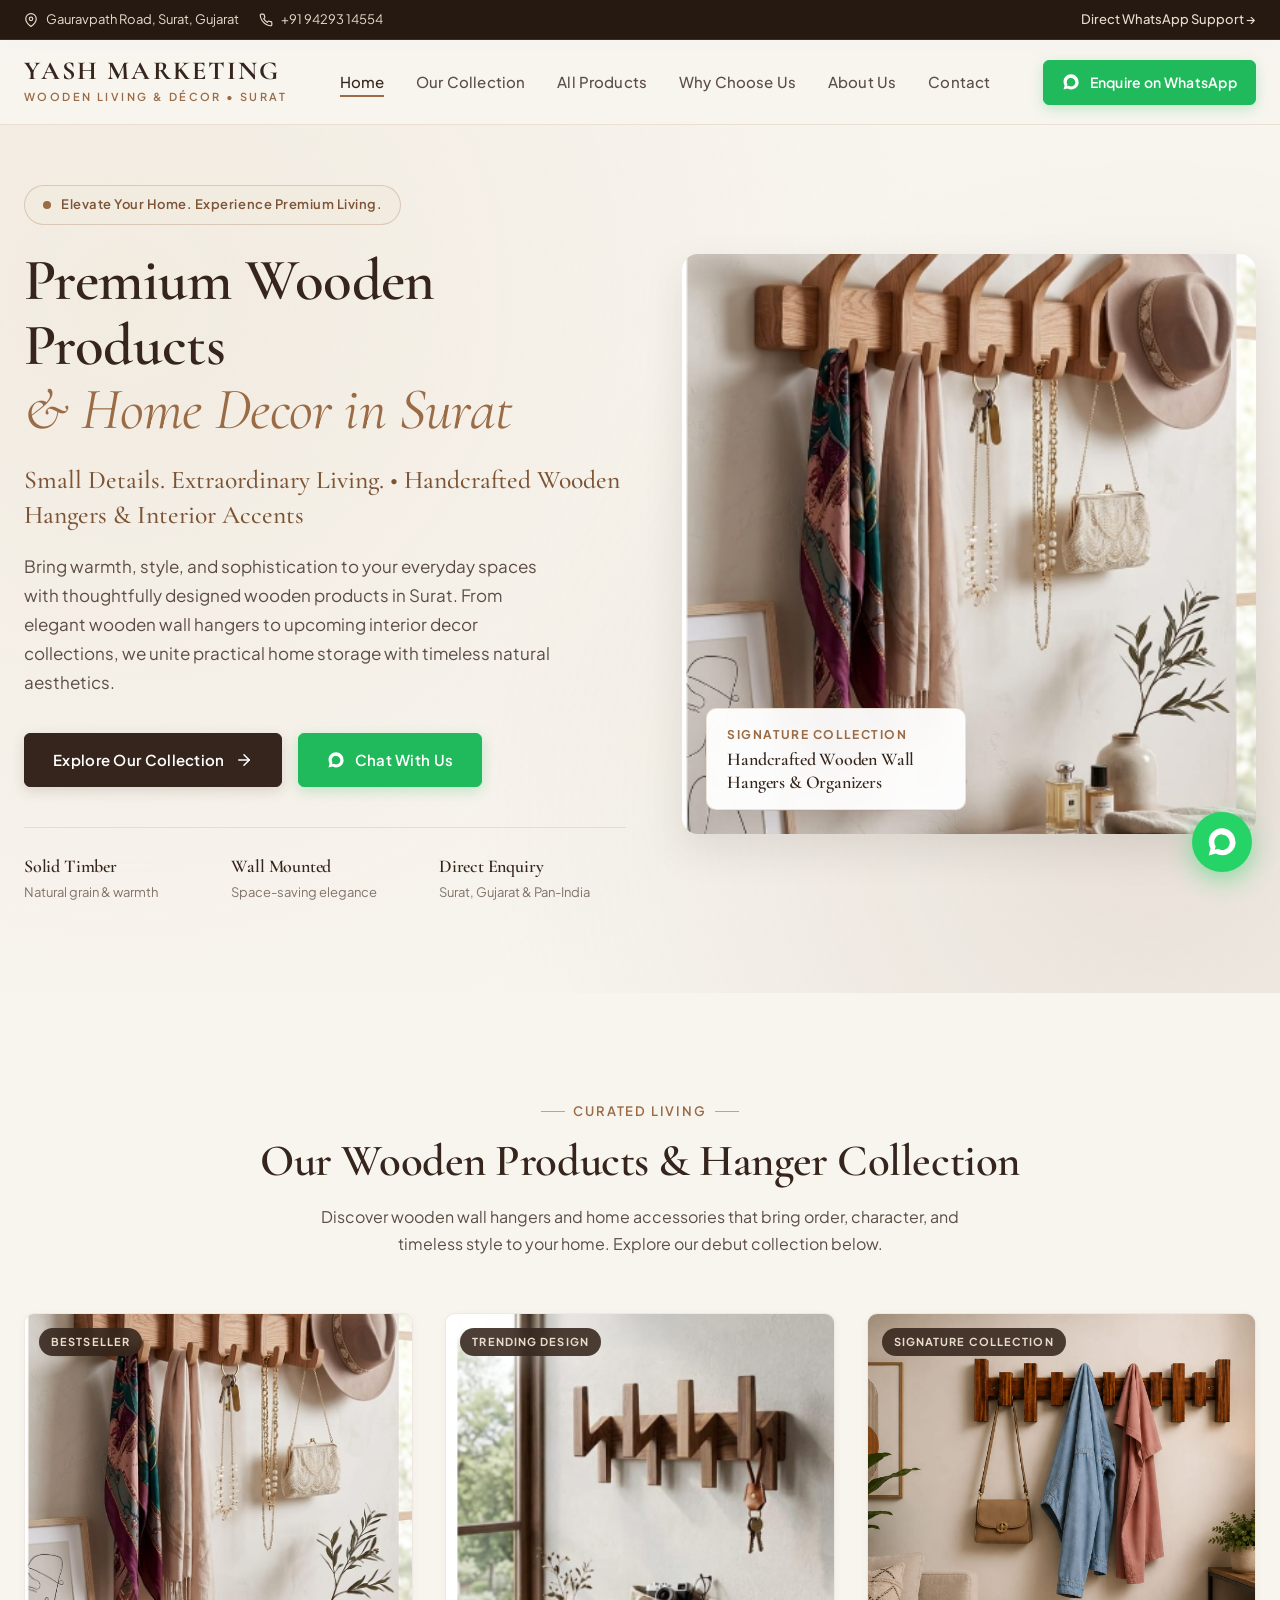
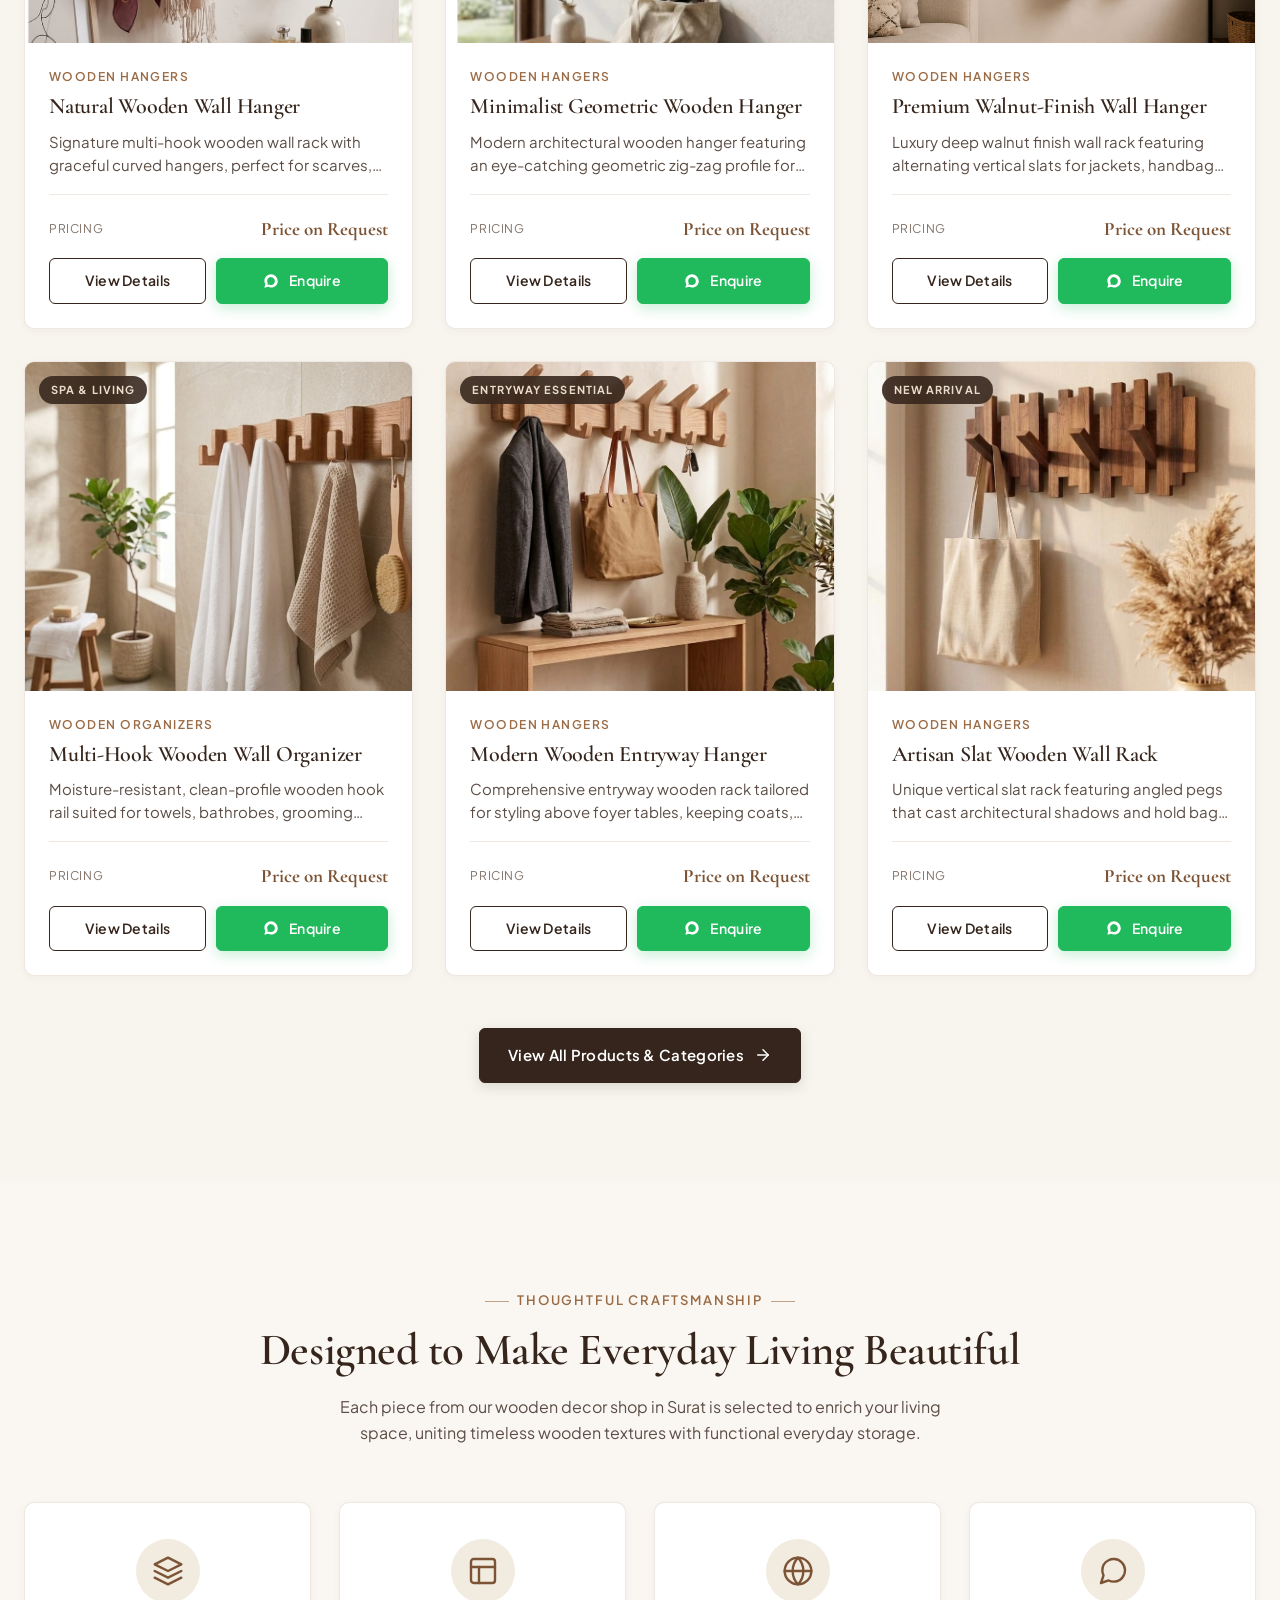
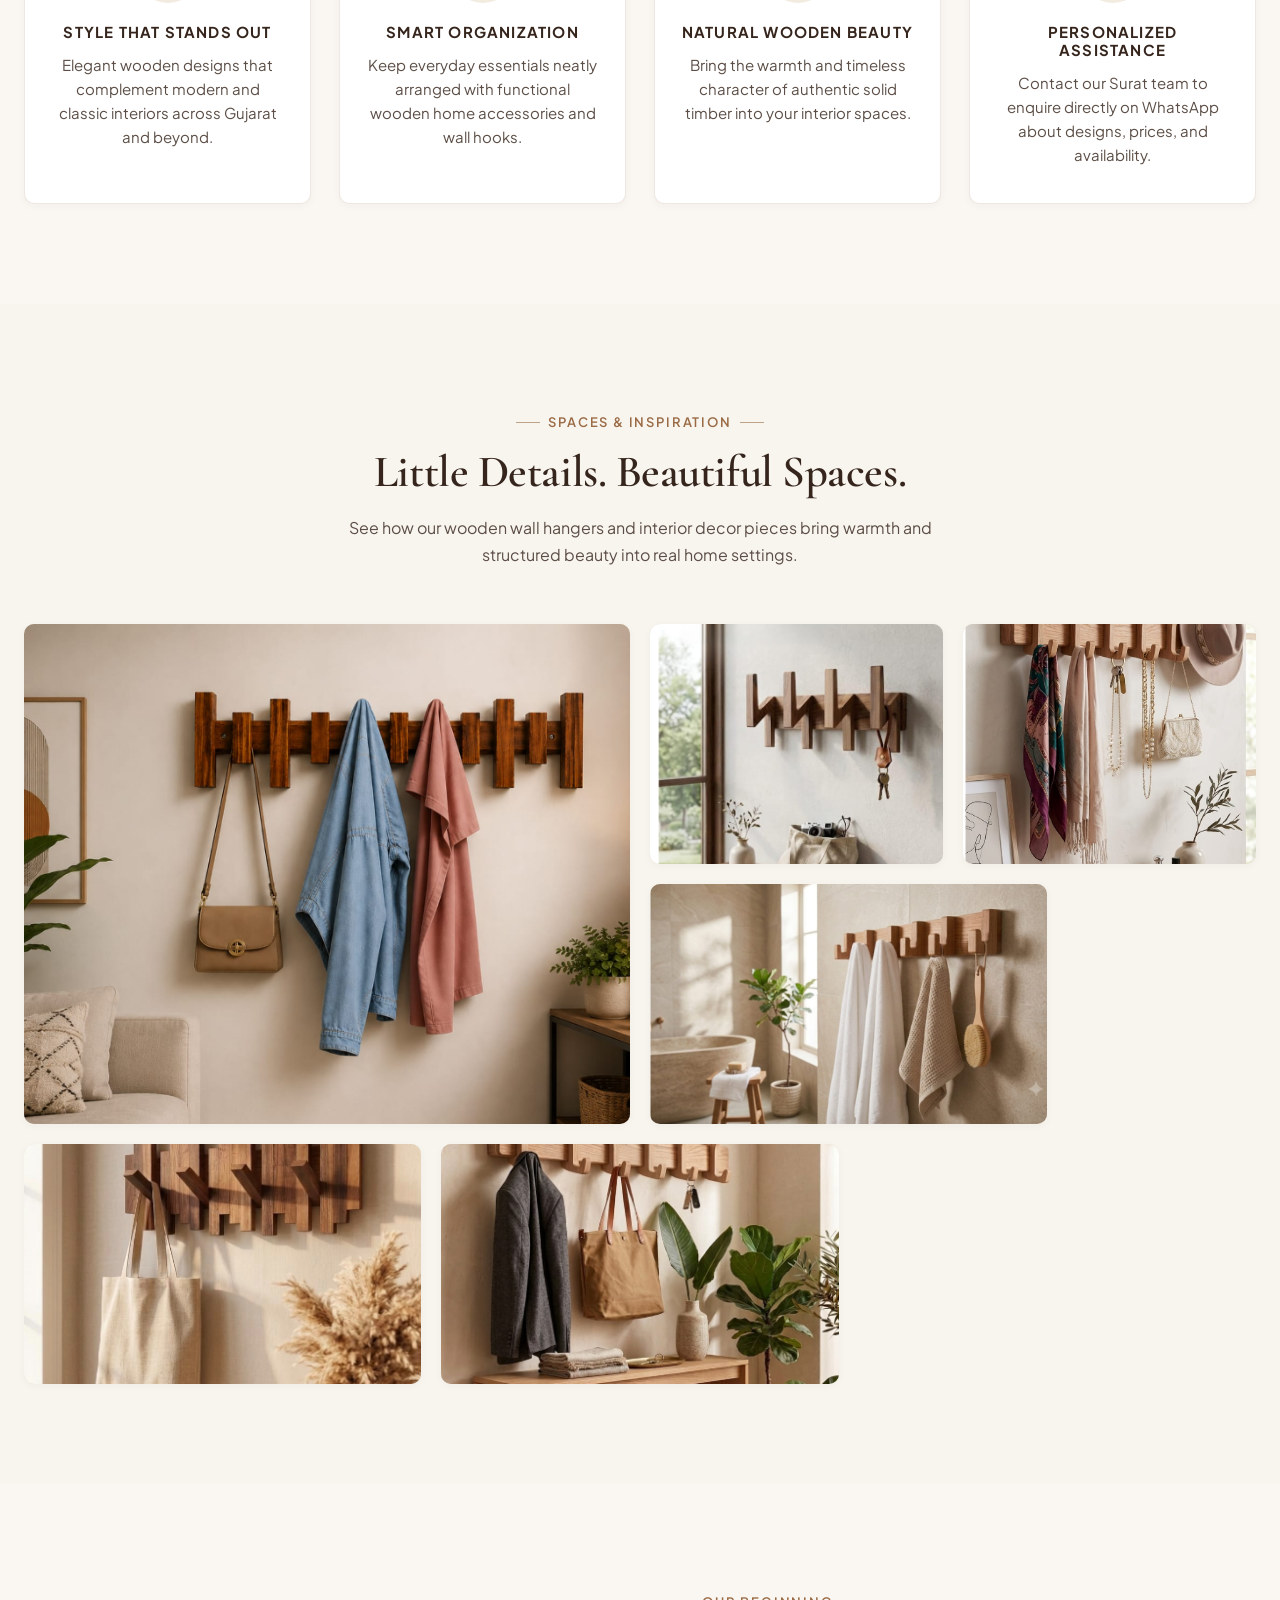
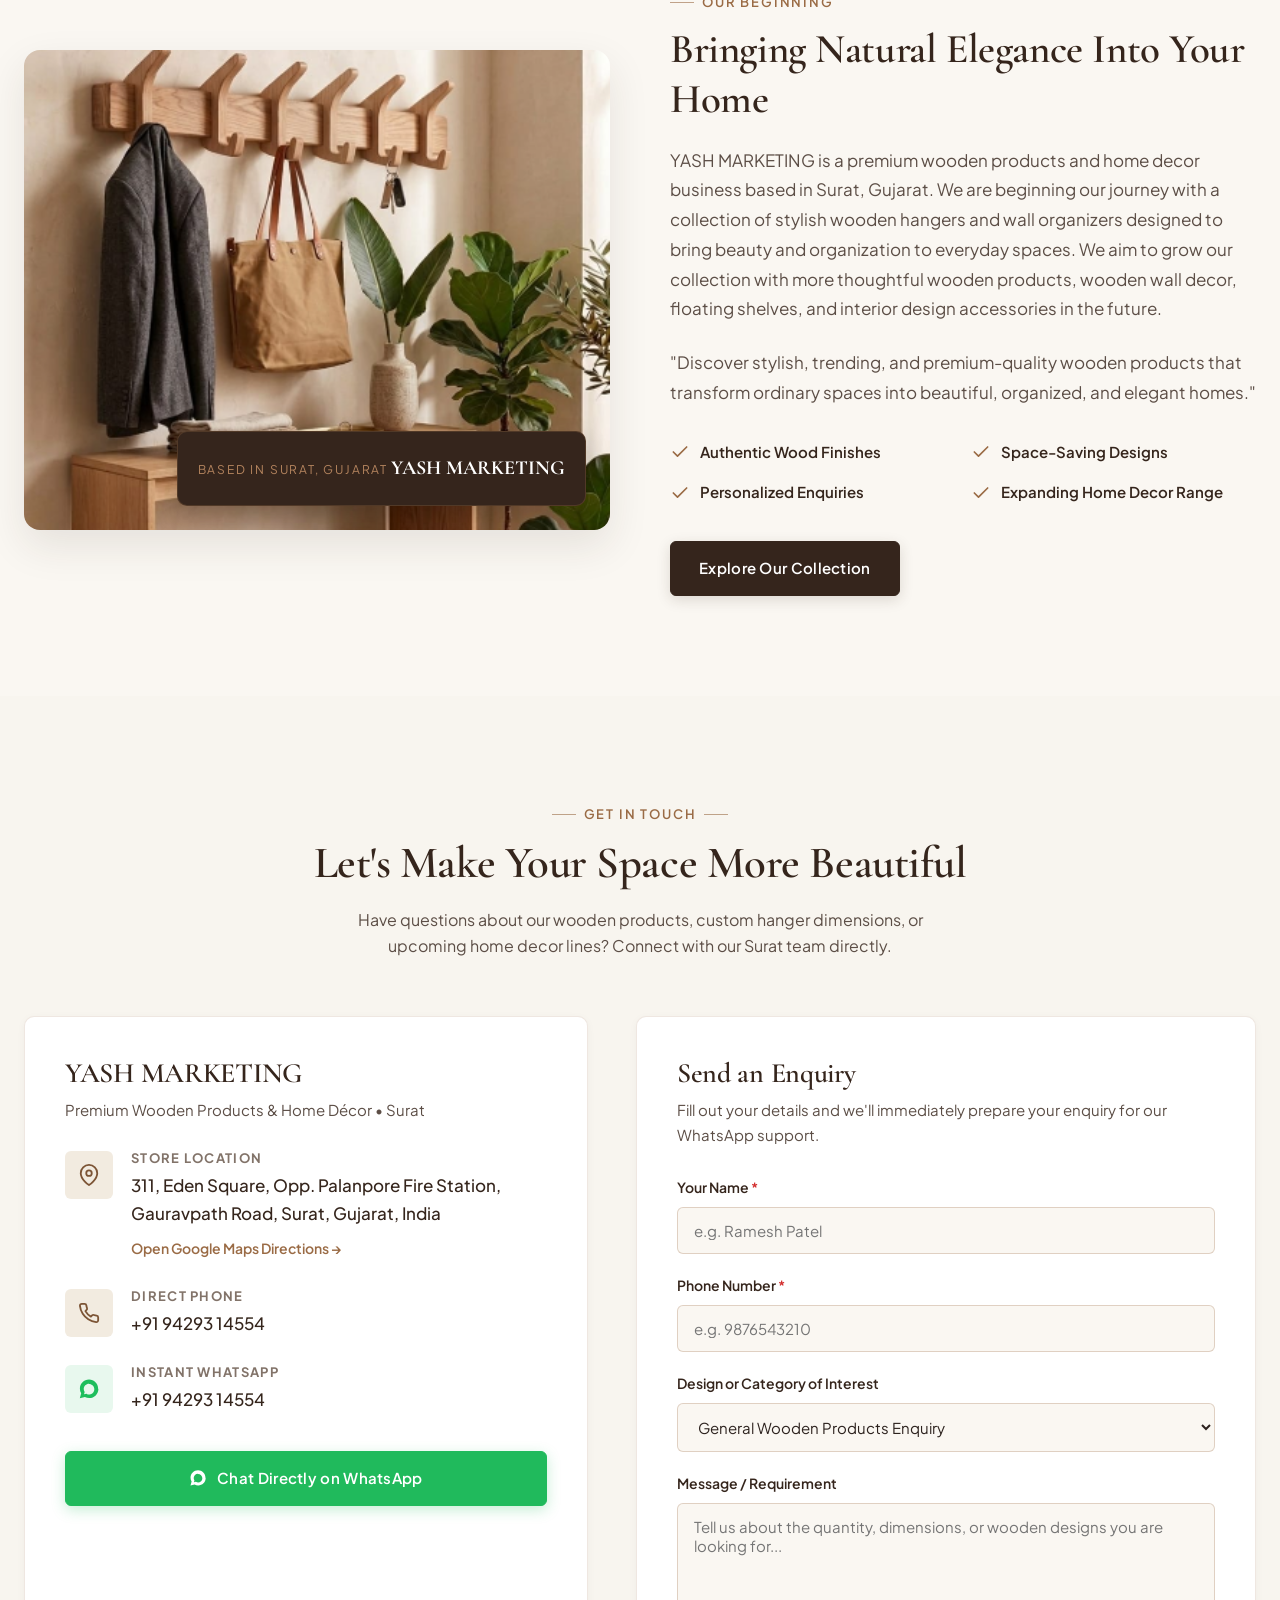
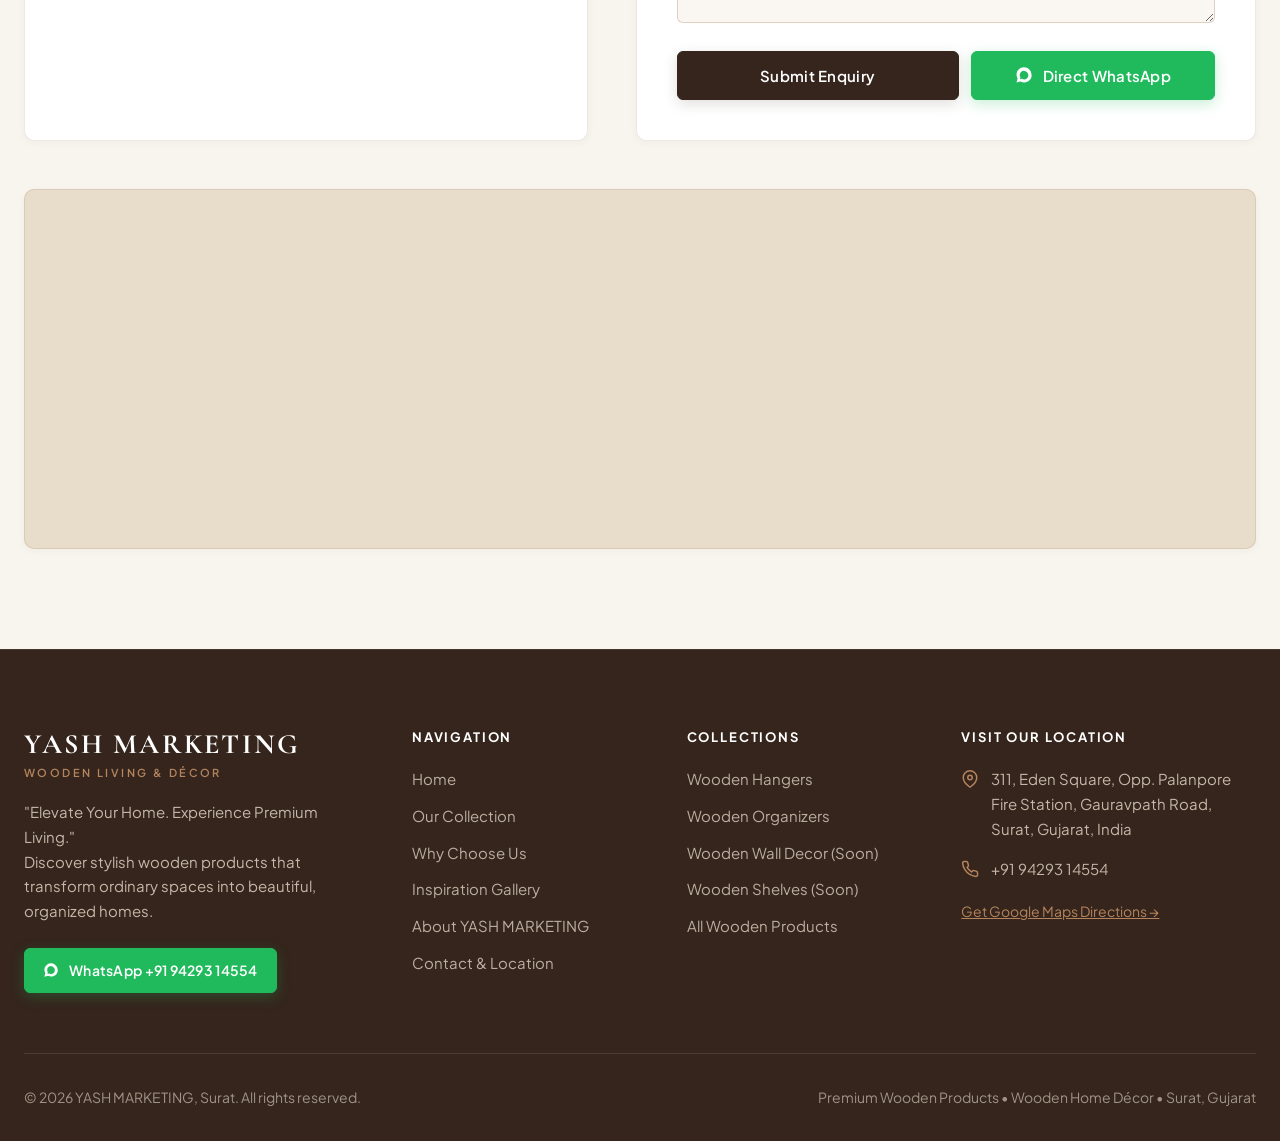
<file: index.html>
<!DOCTYPE html>
<html lang="en">
<head>
  <meta charset="UTF-8" />
  <meta name="viewport" content="width=device-width, initial-scale=1.0" />
  
  <!-- Primary Meta Tags -->
  <title>YASH MARKETING | Premium Wooden Products & Home Decor in Surat</title>
  <meta name="title" content="YASH MARKETING | Premium Wooden Products & Home Decor in Surat" />
  <meta name="description" content="Discover premium wooden products, stylish home decor and wooden accessories at YASH MARKETING, Surat. Explore our collection and contact us on WhatsApp." />
  <meta name="keywords" content="Wooden products in Surat, Premium wooden products, Wooden home decor, Wooden home accessories, Wooden decor shop in Surat, Wooden products in Gujarat, Wooden hangers, Wooden wall hangers, Wooden interior decor, YASH MARKETING Surat" />
  <meta name="author" content="YASH MARKETING" />
  <meta name="robots" content="index, follow" />
  <link rel="canonical" href="https://aneridudharejiya.github.io/Wooden-shop-website/" />

  <!-- Open Graph / Facebook -->
  <meta property="og:type" content="website" />
  <meta property="og:site_name" content="YASH MARKETING" />
  <meta property="og:url" content="https://aneridudharejiya.github.io/Wooden-shop-website/" />
  <meta property="og:title" content="YASH MARKETING | Premium Wooden Products & Home Decor in Surat" />
  <meta property="og:description" content="Discover premium wooden products, stylish home decor and wooden accessories at YASH MARKETING, Surat. Explore our collection and contact us on WhatsApp." />
  <meta property="og:image" content="https://aneridudharejiya.github.io/Wooden-shop-website/assets/images/wooden-hanger-natural.jpg" />

  <!-- Twitter -->
  <meta property="twitter:card" content="summary_large_image" />
  <meta property="twitter:url" content="https://aneridudharejiya.github.io/Wooden-shop-website/" />
  <meta property="twitter:title" content="YASH MARKETING | Premium Wooden Products & Home Decor in Surat" />
  <meta property="twitter:description" content="Discover premium wooden products, stylish home decor and wooden accessories at YASH MARKETING, Surat. Explore our collection and contact us on WhatsApp." />
  <meta property="twitter:image" content="https://aneridudharejiya.github.io/Wooden-shop-website/assets/images/wooden-hanger-natural.jpg" />

  <!-- Stylesheet -->
  <link rel="stylesheet" href="css/styles.css" />

  <!-- JSON-LD Structured Data: Local Business / HomeGoodsStore -->
  <script type="application/ld+json">
  {
    "@context": "https://schema.org",
    "@type": "HomeGoodsStore",
    "@id": "https://aneridudharejiya.github.io/Wooden-shop-website/#organization",
    "name": "YASH MARKETING",
    "image": "https://aneridudharejiya.github.io/Wooden-shop-website/assets/images/wooden-hanger-natural.jpg",
    "telephone": "+91 94293 14554",
    "url": "https://aneridudharejiya.github.io/Wooden-shop-website/",
    "description": "Retailer and supplier of premium wooden products, wooden home decor, wooden wall-mounted hangers, and interior design accessories in Surat, Gujarat.",
    "priceRange": "$$",
    "address": {
      "@type": "PostalAddress",
      "streetAddress": "311, Eden Square, Opp. Palanpore Fire Station, Gauravpath Road",
      "addressLocality": "Surat",
      "addressRegion": "Gujarat",
      "postalCode": "395009",
      "addressCountry": "IN"
    },
    "geo": {
      "@type": "GeoCoordinates",
      "latitude": "21.2061",
      "longitude": "72.7818"
    },
    "hasMap": "https://www.google.com/maps/search/?api=1&query=311%2C%20Eden%20Square%2C%20Opp.%20Palanpore%20Fire%20Station%2C%20Gauravpath%20Road%2C%20Surat%2C%20Gujarat",
    "areaServed": [
      {
        "@type": "City",
        "name": "Surat"
      },
      {
        "@type": "State",
        "name": "Gujarat"
      },
      {
        "@type": "Country",
        "name": "India"
      }
    ]
  }
  </script>
</head>
<body>

  <!-- Top Notification Bar -->
  <div class="top-bar">
    <div class="container">
      <div class="top-bar-left">
        <div class="top-bar-item">
          <svg width="14" height="14" viewBox="0 0 24 24" fill="none" stroke="currentColor" stroke-width="2" stroke-linecap="round" stroke-linejoin="round">
            <path d="M21 10c0 7-9 13-9 13s-9-6-9-13a9 9 0 0 1 18 0z"></path>
            <circle cx="12" cy="10" r="3"></circle>
          </svg>
          <span>Gauravpath Road, Surat, Gujarat</span>
        </div>
        <div class="top-bar-item hide-mobile">
          <svg width="14" height="14" viewBox="0 0 24 24" fill="none" stroke="currentColor" stroke-width="2" stroke-linecap="round" stroke-linejoin="round">
            <path d="M22 16.92v3a2 2 0 0 1-2.18 2 19.79 19.79 0 0 1-8.63-3.07 19.5 19.5 0 0 1-6-6 19.79 19.79 0 0 1-3.07-8.67A2 2 0 0 1 4.11 2h3a2 2 0 0 1 2 1.72 12.84 12.84 0 0 0 .7 2.81 2 2 0 0 1-.45 2.11L8.09 9.91a16 16 0 0 0 6 6l1.27-1.27a2 2 0 0 1 2.11-.45 12.84 12.84 0 0 0 2.81.7A2 2 0 0 1 22 16.92z"></path>
          </svg>
          <a href="tel:+919429314554">+91 94293 14554</a>
        </div>
      </div>
      <div class="top-bar-right">
        <a href="https://wa.me/919429314554" target="_blank" rel="noopener noreferrer" style="color: var(--warm-beige); font-weight: 500;">
          Direct WhatsApp Support &rarr;
        </a>
      </div>
    </div>
  </div>

  <!-- Main Navigation Header -->
  <header class="header">
    <div class="container">
      <nav class="navbar" aria-label="Main Navigation">
        <!-- Text Logo -->
        <a href="index.html" class="brand-logo" aria-label="YASH MARKETING Home">
          <span class="brand-title">YASH MARKETING</span>
          <span class="brand-subtitle">Wooden Living & Décor &bull; Surat</span>
        </a>

        <!-- Desktop Navigation Links -->
        <ul class="nav-menu">
          <li><a href="index.html" class="nav-link active">Home</a></li>
          <li><a href="#collection" class="nav-link">Our Collection</a></li>
          <li><a href="collection.html" class="nav-link">All Products</a></li>
          <li><a href="#benefits" class="nav-link">Why Choose Us</a></li>
          <li><a href="#about" class="nav-link">About Us</a></li>
          <li><a href="#contact" class="nav-link">Contact</a></li>
          <li class="mobile-menu-cta" style="display: none;">
            <a href="https://wa.me/919429314554" target="_blank" rel="noopener noreferrer" class="btn btn-whatsapp btn-block">
              <svg width="18" height="18" viewBox="0 0 24 24" fill="currentColor">
                <path d="M12.031 6.172c-3.181 0-5.767 2.586-5.768 5.766-.001 1.298.38 2.27 1.019 3.287l-.711 2.598 2.664-.698c.969.584 1.961.949 2.796.949 3.178 0 5.767-2.587 5.767-5.766.001-3.182-2.585-5.769-5.767-5.769zm10.218 5.766c.001 5.485-4.457 9.945-9.947 9.945-1.741 0-3.371-.453-4.793-1.246l-5.509 1.443 1.472-5.378c-.89-1.473-1.405-3.2-1.405-5.044 0-5.484 4.458-9.945 9.947-9.945 5.488 0 9.947 4.461 9.947 9.945z"/>
              </svg>
              Enquire on WhatsApp
            </a>
          </li>
        </ul>

        <!-- Action Button & Mobile Toggle -->
        <div class="nav-actions">
          <a href="https://wa.me/919429314554" target="_blank" rel="noopener noreferrer" class="btn btn-whatsapp btn-sm" aria-label="Enquire on WhatsApp">
            <svg width="18" height="18" viewBox="0 0 24 24" fill="currentColor">
              <path d="M12.031 6.172c-3.181 0-5.767 2.586-5.768 5.766-.001 1.298.38 2.27 1.019 3.287l-.711 2.598 2.664-.698c.969.584 1.961.949 2.796.949 3.178 0 5.767-2.587 5.767-5.766.001-3.182-2.585-5.769-5.767-5.769zm10.218 5.766c.001 5.485-4.457 9.945-9.947 9.945-1.741 0-3.371-.453-4.793-1.246l-5.509 1.443 1.472-5.378c-.89-1.473-1.405-3.2-1.405-5.044 0-5.484 4.458-9.945 9.947-9.945 5.488 0 9.947 4.461 9.947 9.945z"/>
            </svg>
            <span>Enquire on WhatsApp</span>
          </a>
          <button class="mobile-toggle" aria-label="Toggle navigation menu">
            <span></span>
            <span></span>
            <span></span>
          </button>
        </div>
      </nav>
    </div>
  </header>
  <div class="mobile-menu-overlay"></div>

  <!-- Hero Section -->
  <section class="hero-section" id="hero">
    <div class="container">
      <div class="hero-grid">
        <!-- Content -->
        <div class="hero-content">
          <div class="hero-tagline-pill">
            <span class="dot"></span>
            <span>Elevate Your Home. Experience Premium Living.</span>
          </div>

          <!-- Main H1 Optimized for Brand Positioning -->
          <h1 class="hero-title">
            Premium Wooden Products<br />
            <em>&amp; Home Decor in Surat</em>
          </h1>

          <p class="hero-subtitle">
            Small Details. Extraordinary Living. &bull; Handcrafted Wooden Hangers &amp; Interior Accents
          </p>

          <p class="hero-description">
            Bring warmth, style, and sophistication to your everyday spaces with thoughtfully designed wooden products in Surat. From elegant wooden wall hangers to upcoming interior decor collections, we unite practical home storage with timeless natural aesthetics.
          </p>

          <div class="hero-ctas">
            <a href="#collection" class="btn btn-primary">
              Explore Our Collection
              <svg width="18" height="18" viewBox="0 0 24 24" fill="none" stroke="currentColor" stroke-width="2" stroke-linecap="round" stroke-linejoin="round">
                <line x1="5" y1="12" x2="19" y2="12"></line>
                <polyline points="12 5 19 12 12 19"></polyline>
              </svg>
            </a>
            <a href="https://wa.me/919429314554?text=Hello%20YASH%20MARKETING%2C%20I%20am%20interested%20in%20your%20premium%20wooden%20products%20and%20home%20d%C3%A9cor%20collection%20in%20Surat.%20Please%20share%20more%20details." target="_blank" rel="noopener noreferrer" class="btn btn-whatsapp">
              <svg width="18" height="18" viewBox="0 0 24 24" fill="currentColor">
                <path d="M12.031 6.172c-3.181 0-5.767 2.586-5.768 5.766-.001 1.298.38 2.27 1.019 3.287l-.711 2.598 2.664-.698c.969.584 1.961.949 2.796.949 3.178 0 5.767-2.587 5.767-5.766.001-3.182-2.585-5.769-5.767-5.769zm10.218 5.766c.001 5.485-4.457 9.945-9.947 9.945-1.741 0-3.371-.453-4.793-1.246l-5.509 1.443 1.472-5.378c-.89-1.473-1.405-3.2-1.405-5.044 0-5.484 4.458-9.945 9.947-9.945 5.488 0 9.947 4.461 9.947 9.945z"/>
              </svg>
              Chat With Us
            </a>
          </div>

          <div class="hero-highlights">
            <div class="highlight-item">
              <h4>Solid Timber</h4>
              <p>Natural grain & warmth</p>
            </div>
            <div class="highlight-item">
              <h4>Wall Mounted</h4>
              <p>Space-saving elegance</p>
            </div>
            <div class="highlight-item">
              <h4>Direct Enquiry</h4>
              <p>Surat, Gujarat & Pan-India</p>
            </div>
          </div>
        </div>

        <!-- Visual Showcase -->
        <div class="hero-visual">
          <div class="hero-image-wrapper">
            <img 
              src="assets/images/wooden-hanger-natural.jpg" 
              alt="Natural wooden wall-mounted hanger styled with scarves, jewelry and accessories by YASH MARKETING Surat" 
              loading="eager"
            />
            <div class="hero-badge-card">
              <p class="label">Signature Collection</p>
              <h4>Handcrafted Wooden Wall Hangers &amp; Organizers</h4>
            </div>
          </div>
        </div>
      </div>
    </div>
  </section>

  <!-- Wooden Products & Hangers Collection Section -->
  <section class="section" id="collection">
    <div class="container">
      <div class="section-header text-center">
        <span class="section-eyebrow">Curated Living</span>
        <h2 class="section-title">Our Wooden Products &amp; Hanger Collection</h2>
        <p class="section-description">
          Discover wooden wall hangers and home accessories that bring order, character, and timeless style to your home. Explore our debut collection below.
        </p>
      </div>

      <!-- Featured Product Grid (Populated dynamically via products.js) -->
      <div class="products-grid" id="featured-products-container">
        <!-- Fallback initial content while script loads -->
        <div style="grid-column: 1 / -1; text-align: center; padding: 40px;">
          <p style="color: var(--text-muted);">Loading wooden home decor collection...</p>
        </div>
      </div>

      <div class="text-center" style="margin-top: 52px;">
        <a href="collection.html" class="btn btn-primary">
          View All Products &amp; Categories
          <svg width="18" height="18" viewBox="0 0 24 24" fill="none" stroke="currentColor" stroke-width="2" stroke-linecap="round" stroke-linejoin="round">
            <line x1="5" y1="12" x2="19" y2="12"></line>
            <polyline points="12 5 19 12 12 19"></polyline>
          </svg>
        </a>
      </div>
    </div>
  </section>

  <!-- Product Benefits Section -->
  <section class="section section-alt" id="benefits">
    <div class="container">
      <div class="section-header text-center">
        <span class="section-eyebrow">Thoughtful Craftsmanship</span>
        <h2 class="section-title">Designed to Make Everyday Living Beautiful</h2>
        <p class="section-description">
          Each piece from our wooden decor shop in Surat is selected to enrich your living space, uniting timeless wooden textures with functional everyday storage.
        </p>
      </div>

      <div class="benefits-grid">
        <!-- Benefit 1 -->
        <div class="benefit-card">
          <div class="benefit-icon-wrapper">
            <svg width="32" height="32" viewBox="0 0 24 24" fill="none" stroke="currentColor" stroke-width="1.8" stroke-linecap="round" stroke-linejoin="round">
              <path d="M12 2L2 7l10 5 10-5-10-5z"></path>
              <path d="M2 17l10 5 10-5"></path>
              <path d="M2 12l10 5 10-5"></path>
            </svg>
          </div>
          <h3>STYLE THAT STANDS OUT</h3>
          <p>Elegant wooden designs that complement modern and classic interiors across Gujarat and beyond.</p>
        </div>

        <!-- Benefit 2 -->
        <div class="benefit-card">
          <div class="benefit-icon-wrapper">
            <svg width="32" height="32" viewBox="0 0 24 24" fill="none" stroke="currentColor" stroke-width="1.8" stroke-linecap="round" stroke-linejoin="round">
              <rect x="3" y="3" width="18" height="18" rx="2" ry="2"></rect>
              <line x1="3" y1="9" x2="21" y2="9"></line>
              <line x1="9" y1="21" x2="9" y2="9"></line>
            </svg>
          </div>
          <h3>SMART ORGANIZATION</h3>
          <p>Keep everyday essentials neatly arranged with functional wooden home accessories and wall hooks.</p>
        </div>

        <!-- Benefit 3 -->
        <div class="benefit-card">
          <div class="benefit-icon-wrapper">
            <svg width="32" height="32" viewBox="0 0 24 24" fill="none" stroke="currentColor" stroke-width="1.8" stroke-linecap="round" stroke-linejoin="round">
              <circle cx="12" cy="12" r="10"></circle>
              <path d="M12 2a14.5 14.5 0 0 0 0 20 14.5 14.5 0 0 0 0-20"></path>
              <path d="M2 12h20"></path>
            </svg>
          </div>
          <h3>NATURAL WOODEN BEAUTY</h3>
          <p>Bring the warmth and timeless character of authentic solid timber into your interior spaces.</p>
        </div>

        <!-- Benefit 4 -->
        <div class="benefit-card">
          <div class="benefit-icon-wrapper">
            <svg width="32" height="32" viewBox="0 0 24 24" fill="none" stroke="currentColor" stroke-width="1.8" stroke-linecap="round" stroke-linejoin="round">
              <path d="M21 11.5a8.38 8.38 0 0 1-.9 3.8 8.5 8.5 0 0 1-7.6 4.7 8.38 8.38 0 0 1-3.8-.9L3 21l1.9-5.7a8.38 8.38 0 0 1-.9-3.8 8.5 8.5 0 0 1 4.7-7.6 8.38 8.38 0 0 1 3.8-.9h.5a8.48 8.48 0 0 1 8 8v.5z"></path>
            </svg>
          </div>
          <h3>PERSONALIZED ASSISTANCE</h3>
          <p>Contact our Surat team to enquire directly on WhatsApp about designs, prices, and availability.</p>
        </div>
      </div>
    </div>
  </section>

  <!-- Lifestyle & Inspiration Gallery -->
  <section class="section" id="gallery">
    <div class="container">
      <div class="section-header text-center">
        <span class="section-eyebrow">Spaces &amp; Inspiration</span>
        <h2 class="section-title">Little Details. Beautiful Spaces.</h2>
        <p class="section-description">
          See how our wooden wall hangers and interior decor pieces bring warmth and structured beauty into real home settings.
        </p>
      </div>

      <!-- Editorial Photo Grid using real reference images -->
      <div class="gallery-grid">
        <!-- Main Large Living Room Setup -->
        <div class="gallery-item gallery-col-6">
          <img 
            src="assets/images/wooden-hanger-walnut.jpg" 
            alt="Walnut wooden wall hanger styled with jackets and handbag in a modern living room - YASH MARKETING Surat" 
            loading="lazy" 
          />
          <div class="gallery-overlay">
            <h4>Living Room Dressing Accent</h4>
            <p>Deep walnut tones paired with contemporary living spaces</p>
          </div>
        </div>

        <!-- Geometric Entryway Console -->
        <div class="gallery-item gallery-col-3">
          <img 
            src="assets/images/wooden-hanger-geometric.jpg" 
            alt="Minimalist geometric wooden wall hanger above console table - YASH MARKETING Surat" 
            loading="lazy" 
          />
          <div class="gallery-overlay">
            <h4>Geometric Wall Feature</h4>
            <p>Sculptural form above entryway consoles</p>
          </div>
        </div>

        <!-- Natural Dressing Area -->
        <div class="gallery-item gallery-col-3">
          <img 
            src="assets/images/wooden-hanger-natural.jpg" 
            alt="Natural wooden hanger with accessories, jewelry, hat, and scarves - YASH MARKETING Surat" 
            loading="lazy" 
          />
          <div class="gallery-overlay">
            <h4>Dressing &amp; Accessory Wall</h4>
            <p>Gentle curves protecting scarves and hats</p>
          </div>
        </div>

        <!-- Luxury Bathroom / Spa Setting -->
        <div class="gallery-item gallery-col-4">
          <img 
            src="assets/images/wooden-hanger-bathroom.jpg" 
            alt="Wooden towel rack in spa-like bathroom - YASH MARKETING Surat" 
            loading="lazy" 
          />
          <div class="gallery-overlay">
            <h4>Bathroom &amp; Spa Serenity</h4>
            <p>Clean hooks holding plush towels &amp; brushes</p>
          </div>
        </div>

        <!-- Slat Wall with Tote & Pampas Grass -->
        <div class="gallery-item gallery-col-4">
          <img 
            src="assets/images/wooden-hanger-slat-tote.jpg" 
            alt="Slat wooden wall rack with angled pegs and tote bag - YASH MARKETING Surat" 
            loading="lazy" 
          />
          <div class="gallery-overlay">
            <h4>Sunlit Entryway Nook</h4>
            <p>Staggered wooden battens casting gentle shadows</p>
          </div>
        </div>

        <!-- Entryway Oak Rack with Plant & Basket -->
        <div class="gallery-item gallery-col-4">
          <img 
            src="assets/images/wooden-hanger-entryway.jpg" 
            alt="Entryway coat rack with suit jacket and botanical decor - YASH MARKETING Surat" 
            loading="lazy" 
          />
          <div class="gallery-overlay">
            <h4>Welcoming Entryway</h4>
            <p>Natural oak paired with greenery and console storage</p>
          </div>
        </div>
      </div>
    </div>
  </section>

  <!-- About YASH MARKETING Section -->
  <section class="section section-alt" id="about">
    <div class="container">
      <div class="about-grid">
        <div class="about-image-wrapper">
          <img 
            src="assets/images/wooden-hanger-entryway.jpg" 
            alt="YASH MARKETING premium wooden products and home decor styled in modern interior in Surat" 
            loading="lazy" 
          />
          <div class="about-experience-badge">
            <span class="brand-city">Based in Surat, Gujarat</span>
            <span class="brand-name">YASH MARKETING</span>
          </div>
        </div>

        <div class="about-content">
          <span class="section-eyebrow no-after">Our Beginning</span>
          <h2>Bringing Natural Elegance Into Your Home</h2>
          <p>
            YASH MARKETING is a premium wooden products and home decor business based in Surat, Gujarat. We are beginning our journey with a collection of stylish wooden hangers and wall organizers designed to bring beauty and organization to everyday spaces. We aim to grow our collection with more thoughtful wooden products, wooden wall decor, floating shelves, and interior design accessories in the future.
          </p>
          <p>
            "Discover stylish, trending, and premium-quality wooden products that transform ordinary spaces into beautiful, organized, and elegant homes."
          </p>

          <div class="about-values-list">
            <div class="about-value-item">
              <svg width="20" height="20" viewBox="0 0 24 24" fill="none" stroke="currentColor" stroke-width="2" stroke-linecap="round" stroke-linejoin="round">
                <polyline points="20 6 9 17 4 12"></polyline>
              </svg>
              <span>Authentic Wood Finishes</span>
            </div>
            <div class="about-value-item">
              <svg width="20" height="20" viewBox="0 0 24 24" fill="none" stroke="currentColor" stroke-width="2" stroke-linecap="round" stroke-linejoin="round">
                <polyline points="20 6 9 17 4 12"></polyline>
              </svg>
              <span>Space-Saving Designs</span>
            </div>
            <div class="about-value-item">
              <svg width="20" height="20" viewBox="0 0 24 24" fill="none" stroke="currentColor" stroke-width="2" stroke-linecap="round" stroke-linejoin="round">
                <polyline points="20 6 9 17 4 12"></polyline>
              </svg>
              <span>Personalized Enquiries</span>
            </div>
            <div class="about-value-item">
              <svg width="20" height="20" viewBox="0 0 24 24" fill="none" stroke="currentColor" stroke-width="2" stroke-linecap="round" stroke-linejoin="round">
                <polyline points="20 6 9 17 4 12"></polyline>
              </svg>
              <span>Expanding Home Decor Range</span>
            </div>
          </div>

          <div>
            <a href="collection.html" class="btn btn-primary">
              Explore Our Collection
            </a>
          </div>
        </div>
      </div>
    </div>
  </section>

  <!-- Contact & Location Section -->
  <section class="section" id="contact">
    <div class="container">
      <div class="section-header text-center">
        <span class="section-eyebrow">Get In Touch</span>
        <h2 class="section-title">Let's Make Your Space More Beautiful</h2>
        <p class="section-description">
          Have questions about our wooden products, custom hanger dimensions, or upcoming home decor lines? Connect with our Surat team directly.
        </p>
      </div>

      <div class="contact-grid">
        <!-- Business Details Card -->
        <div class="contact-info-card">
          <div>
            <h3 style="font-size: 1.75rem; margin-bottom: 8px;">YASH MARKETING</h3>
            <p style="color: var(--text-secondary); font-size: 0.9375rem;">Premium Wooden Products &amp; Home Décor &bull; Surat</p>
          </div>

          <div class="contact-detail-item">
            <div class="contact-icon-box">
              <svg width="22" height="22" viewBox="0 0 24 24" fill="none" stroke="currentColor" stroke-width="2" stroke-linecap="round" stroke-linejoin="round">
                <path d="M21 10c0 7-9 13-9 13s-9-6-9-13a9 9 0 0 1 18 0z"></path>
                <circle cx="12" cy="10" r="3"></circle>
              </svg>
            </div>
            <div class="contact-detail-text">
              <h4>Store Location</h4>
              <p>311, Eden Square, Opp. Palanpore Fire Station, Gauravpath Road, Surat, Gujarat, India</p>
              <div style="margin-top: 8px;">
                <a href="https://www.google.com/maps/search/?api=1&query=311%2C%20Eden%20Square%2C%20Opp.%20Palanpore%20Fire%20Station%2C%20Gauravpath%20Road%2C%20Surat%2C%20Gujarat" target="_blank" rel="noopener noreferrer" style="color: var(--wood-brown); font-weight: 600; font-size: 0.875rem;">
                  Open Google Maps Directions &rarr;
                </a>
              </div>
            </div>
          </div>

          <div class="contact-detail-item">
            <div class="contact-icon-box">
              <svg width="22" height="22" viewBox="0 0 24 24" fill="none" stroke="currentColor" stroke-width="2" stroke-linecap="round" stroke-linejoin="round">
                <path d="M22 16.92v3a2 2 0 0 1-2.18 2 19.79 19.79 0 0 1-8.63-3.07 19.5 19.5 0 0 1-6-6 19.79 19.79 0 0 1-3.07-8.67A2 2 0 0 1 4.11 2h3a2 2 0 0 1 2 1.72 12.84 12.84 0 0 0 .7 2.81 2 2 0 0 1-.45 2.11L8.09 9.91a16 16 0 0 0 6 6l1.27-1.27a2 2 0 0 1 2.11-.45 12.84 12.84 0 0 0 2.81.7A2 2 0 0 1 22 16.92z"></path>
              </svg>
            </div>
            <div class="contact-detail-text">
              <h4>Direct Phone</h4>
              <p><a href="tel:+919429314554">+91 94293 14554</a></p>
            </div>
          </div>

          <div class="contact-detail-item">
            <div class="contact-icon-box" style="background-color: #E8F8EE; color: #1EBE5D;">
              <svg width="22" height="22" viewBox="0 0 24 24" fill="currentColor">
                <path d="M12.031 6.172c-3.181 0-5.767 2.586-5.768 5.766-.001 1.298.38 2.27 1.019 3.287l-.711 2.598 2.664-.698c.969.584 1.961.949 2.796.949 3.178 0 5.767-2.587 5.767-5.766.001-3.182-2.585-5.769-5.767-5.769zm10.218 5.766c.001 5.485-4.457 9.945-9.947 9.945-1.741 0-3.371-.453-4.793-1.246l-5.509 1.443 1.472-5.378c-.89-1.473-1.405-3.2-1.405-5.044 0-5.484 4.458-9.945 9.947-9.945 5.488 0 9.947 4.461 9.947 9.945z"/>
              </svg>
            </div>
            <div class="contact-detail-text">
              <h4>Instant WhatsApp</h4>
              <p><a href="https://wa.me/919429314554" target="_blank" rel="noopener noreferrer">+91 94293 14554</a></p>
            </div>
          </div>

          <div style="margin-top: 10px;">
            <a href="https://wa.me/919429314554" target="_blank" rel="noopener noreferrer" class="btn btn-whatsapp btn-block">
              <svg width="18" height="18" viewBox="0 0 24 24" fill="currentColor">
                <path d="M12.031 6.172c-3.181 0-5.767 2.586-5.768 5.766-.001 1.298.38 2.27 1.019 3.287l-.711 2.598 2.664-.698c.969.584 1.961.949 2.796.949 3.178 0 5.767-2.587 5.767-5.766.001-3.182-2.585-5.769-5.767-5.769zm10.218 5.766c.001 5.485-4.457 9.945-9.947 9.945-1.741 0-3.371-.453-4.793-1.246l-5.509 1.443 1.472-5.378c-.89-1.473-1.405-3.2-1.405-5.044 0-5.484 4.458-9.945 9.947-9.945 5.488 0 9.947 4.461 9.947 9.945z"/>
              </svg>
              Chat Directly on WhatsApp
            </a>
          </div>
        </div>

        <!-- Enquiry Form Card -->
        <div class="enquiry-form-card">
          <h3>Send an Enquiry</h3>
          <p class="subtitle">Fill out your details and we'll immediately prepare your enquiry for our WhatsApp support.</p>

          <form id="enquiry-form" novalidate>
            <div id="form-feedback" class="form-feedback"></div>

            <div class="form-group">
              <label for="form-name" class="form-label">Your Name <span class="req">*</span></label>
              <input type="text" id="form-name" class="form-input" placeholder="e.g. Ramesh Patel" required />
            </div>

            <div class="form-group">
              <label for="form-phone" class="form-label">Phone Number <span class="req">*</span></label>
              <input type="tel" id="form-phone" class="form-input" placeholder="e.g. 9876543210" required />
            </div>

            <div class="form-group">
              <label for="form-product" class="form-label">Design or Category of Interest</label>
              <select id="form-product" class="form-select">
                <option value="General Wooden Products Enquiry">General Wooden Products Enquiry</option>
              </select>
            </div>

            <div class="form-group">
              <label for="form-message" class="form-label">Message / Requirement</label>
              <textarea id="form-message" class="form-textarea" placeholder="Tell us about the quantity, dimensions, or wooden designs you are looking for..."></textarea>
            </div>

            <div style="display: flex; gap: 12px; flex-wrap: wrap;">
              <button type="submit" class="btn btn-primary" style="flex: 1.2;">
                Submit Enquiry
              </button>
              <button type="button" id="form-wa-fallback-btn" class="btn btn-whatsapp" style="flex: 1;">
                <svg width="18" height="18" viewBox="0 0 24 24" fill="currentColor">
                  <path d="M12.031 6.172c-3.181 0-5.767 2.586-5.768 5.766-.001 1.298.38 2.27 1.019 3.287l-.711 2.598 2.664-.698c.969.584 1.961.949 2.796.949 3.178 0 5.767-2.587 5.767-5.766.001-3.182-2.585-5.769-5.767-5.769zm10.218 5.766c.001 5.485-4.457 9.945-9.947 9.945-1.741 0-3.371-.453-4.793-1.246l-5.509 1.443 1.472-5.378c-.89-1.473-1.405-3.2-1.405-5.044 0-5.484 4.458-9.945 9.947-9.945 5.488 0 9.947 4.461 9.947 9.945z"/>
                </svg>
                Direct WhatsApp
              </button>
            </div>
          </form>
        </div>
      </div>

      <!-- Google Maps Embed -->
      <div class="map-container">
        <iframe 
          title="YASH MARKETING Surat Location"
          src="https://www.google.com/maps/embed?pb=!1m18!1m12!1m3!1d3719.648057279313!2d72.7818!3d21.2061!2m3!1f0!2f0!3f0!3m2!1i1024!2i768!4f13.1!3m3!1m2!1s0x3be04d1c15f4837f%3A0x6b8dd98e29bc1a3a!2sEden%20Square%2C%20Gaurav%20Path%2C%20Palanpur%20Gam%2C%20Surat%2C%20Gujarat%20395009!5e0!3m2!1sen!2sin!4v1700000000000!5m2!1sen!2sin" 
          allowfullscreen="" 
          loading="lazy" 
          referrerpolicy="no-referrer-when-downgrade">
        </iframe>
      </div>
    </div>
  </section>

  <!-- Luxury Dark Walnut Footer -->
  <footer class="footer">
    <div class="container">
      <div class="footer-grid">
        <!-- Brand Summary -->
        <div class="footer-brand">
          <span class="brand-title">YASH MARKETING</span>
          <p class="brand-subtitle">Wooden Living &amp; Décor</p>
          <p class="tagline">
            "Elevate Your Home. Experience Premium Living."<br />
            Discover stylish wooden products that transform ordinary spaces into beautiful, organized homes.
          </p>
          <a href="https://wa.me/919429314554" target="_blank" rel="noopener noreferrer" class="btn btn-whatsapp btn-sm">
            <svg width="16" height="16" viewBox="0 0 24 24" fill="currentColor">
              <path d="M12.031 6.172c-3.181 0-5.767 2.586-5.768 5.766-.001 1.298.38 2.27 1.019 3.287l-.711 2.598 2.664-.698c.969.584 1.961.949 2.796.949 3.178 0 5.767-2.587 5.767-5.766.001-3.182-2.585-5.769-5.767-5.769zm10.218 5.766c.001 5.485-4.457 9.945-9.947 9.945-1.741 0-3.371-.453-4.793-1.246l-5.509 1.443 1.472-5.378c-.89-1.473-1.405-3.2-1.405-5.044 0-5.484 4.458-9.945 9.947-9.945 5.488 0 9.947 4.461 9.947 9.945z"/>
            </svg>
            WhatsApp +91 94293 14554
          </a>
        </div>

        <!-- Quick Links -->
        <div>
          <h4 class="footer-heading">Navigation</h4>
          <div class="footer-links">
            <a href="index.html">Home</a>
            <a href="collection.html">Our Collection</a>
            <a href="#benefits">Why Choose Us</a>
            <a href="#gallery">Inspiration Gallery</a>
            <a href="#about">About YASH MARKETING</a>
            <a href="#contact">Contact &amp; Location</a>
          </div>
        </div>

        <!-- Product Categories -->
        <div>
          <h4 class="footer-heading">Collections</h4>
          <div class="footer-links">
            <a href="collection.html?category=wooden-hangers">Wooden Hangers</a>
            <a href="collection.html?category=wooden-organizers">Wooden Organizers</a>
            <a href="collection.html?category=wooden-wall-decor">Wooden Wall Decor (Soon)</a>
            <a href="collection.html?category=wooden-shelves">Wooden Shelves (Soon)</a>
            <a href="collection.html">All Wooden Products</a>
          </div>
        </div>

        <!-- Contact & Address -->
        <div>
          <h4 class="footer-heading">Visit Our Location</h4>
          <div class="footer-contact-item">
            <svg width="18" height="18" viewBox="0 0 24 24" fill="none" stroke="currentColor" stroke-width="2" stroke-linecap="round" stroke-linejoin="round">
              <path d="M21 10c0 7-9 13-9 13s-9-6-9-13a9 9 0 0 1 18 0z"></path>
              <circle cx="12" cy="10" r="3"></circle>
            </svg>
            <span>311, Eden Square, Opp. Palanpore Fire Station, Gauravpath Road, Surat, Gujarat, India</span>
          </div>
          <div class="footer-contact-item">
            <svg width="18" height="18" viewBox="0 0 24 24" fill="none" stroke="currentColor" stroke-width="2" stroke-linecap="round" stroke-linejoin="round">
              <path d="M22 16.92v3a2 2 0 0 1-2.18 2 19.79 19.79 0 0 1-8.63-3.07 19.5 19.5 0 0 1-6-6 19.79 19.79 0 0 1-3.07-8.67A2 2 0 0 1 4.11 2h3a2 2 0 0 1 2 1.72 12.84 12.84 0 0 0 .7 2.81 2 2 0 0 1-.45 2.11L8.09 9.91a16 16 0 0 0 6 6l1.27-1.27a2 2 0 0 1 2.11-.45 12.84 12.84 0 0 0 2.81.7A2 2 0 0 1 22 16.92z"></path>
            </svg>
            <a href="tel:+919429314554">+91 94293 14554</a>
          </div>
          <div style="margin-top: 14px;">
            <a href="https://www.google.com/maps/search/?api=1&query=311%2C%20Eden%20Square%2C%20Opp.%20Palanpore%20Fire%20Station%2C%20Gauravpath%20Road%2C%20Surat%2C%20Gujarat" target="_blank" rel="noopener noreferrer" style="color: var(--wood-brown-light); font-size: 0.875rem; text-decoration: underline;">
              Get Google Maps Directions &rarr;
            </a>
          </div>
        </div>
      </div>

      <div class="footer-bottom">
        <p>&copy; 2026 YASH MARKETING, Surat. All rights reserved.</p>
        <p>Premium Wooden Products &bull; Wooden Home Décor &bull; Surat, Gujarat</p>
      </div>
    </div>
  </footer>

  <!-- Floating WhatsApp Quick Button -->
  <a href="https://wa.me/919429314554" target="_blank" rel="noopener noreferrer" class="floating-whatsapp" aria-label="Chat on WhatsApp with YASH MARKETING">
    <svg viewBox="0 0 24 24">
      <path d="M12.031 6.172c-3.181 0-5.767 2.586-5.768 5.766-.001 1.298.38 2.27 1.019 3.287l-.711 2.598 2.664-.698c.969.584 1.961.949 2.796.949 3.178 0 5.767-2.587 5.767-5.766.001-3.182-2.585-5.769-5.767-5.769zm10.218 5.766c.001 5.485-4.457 9.945-9.947 9.945-1.741 0-3.371-.453-4.793-1.246l-5.509 1.443 1.472-5.378c-.89-1.473-1.405-3.2-1.405-5.044 0-5.484 4.458-9.945 9.947-9.945 5.488 0 9.947 4.461 9.947 9.945z"/>
    </svg>
  </a>

  <!-- Scripts -->
  <script src="js/products.js"></script>
  <script src="js/main.js"></script>
</body>
</html>
</file>
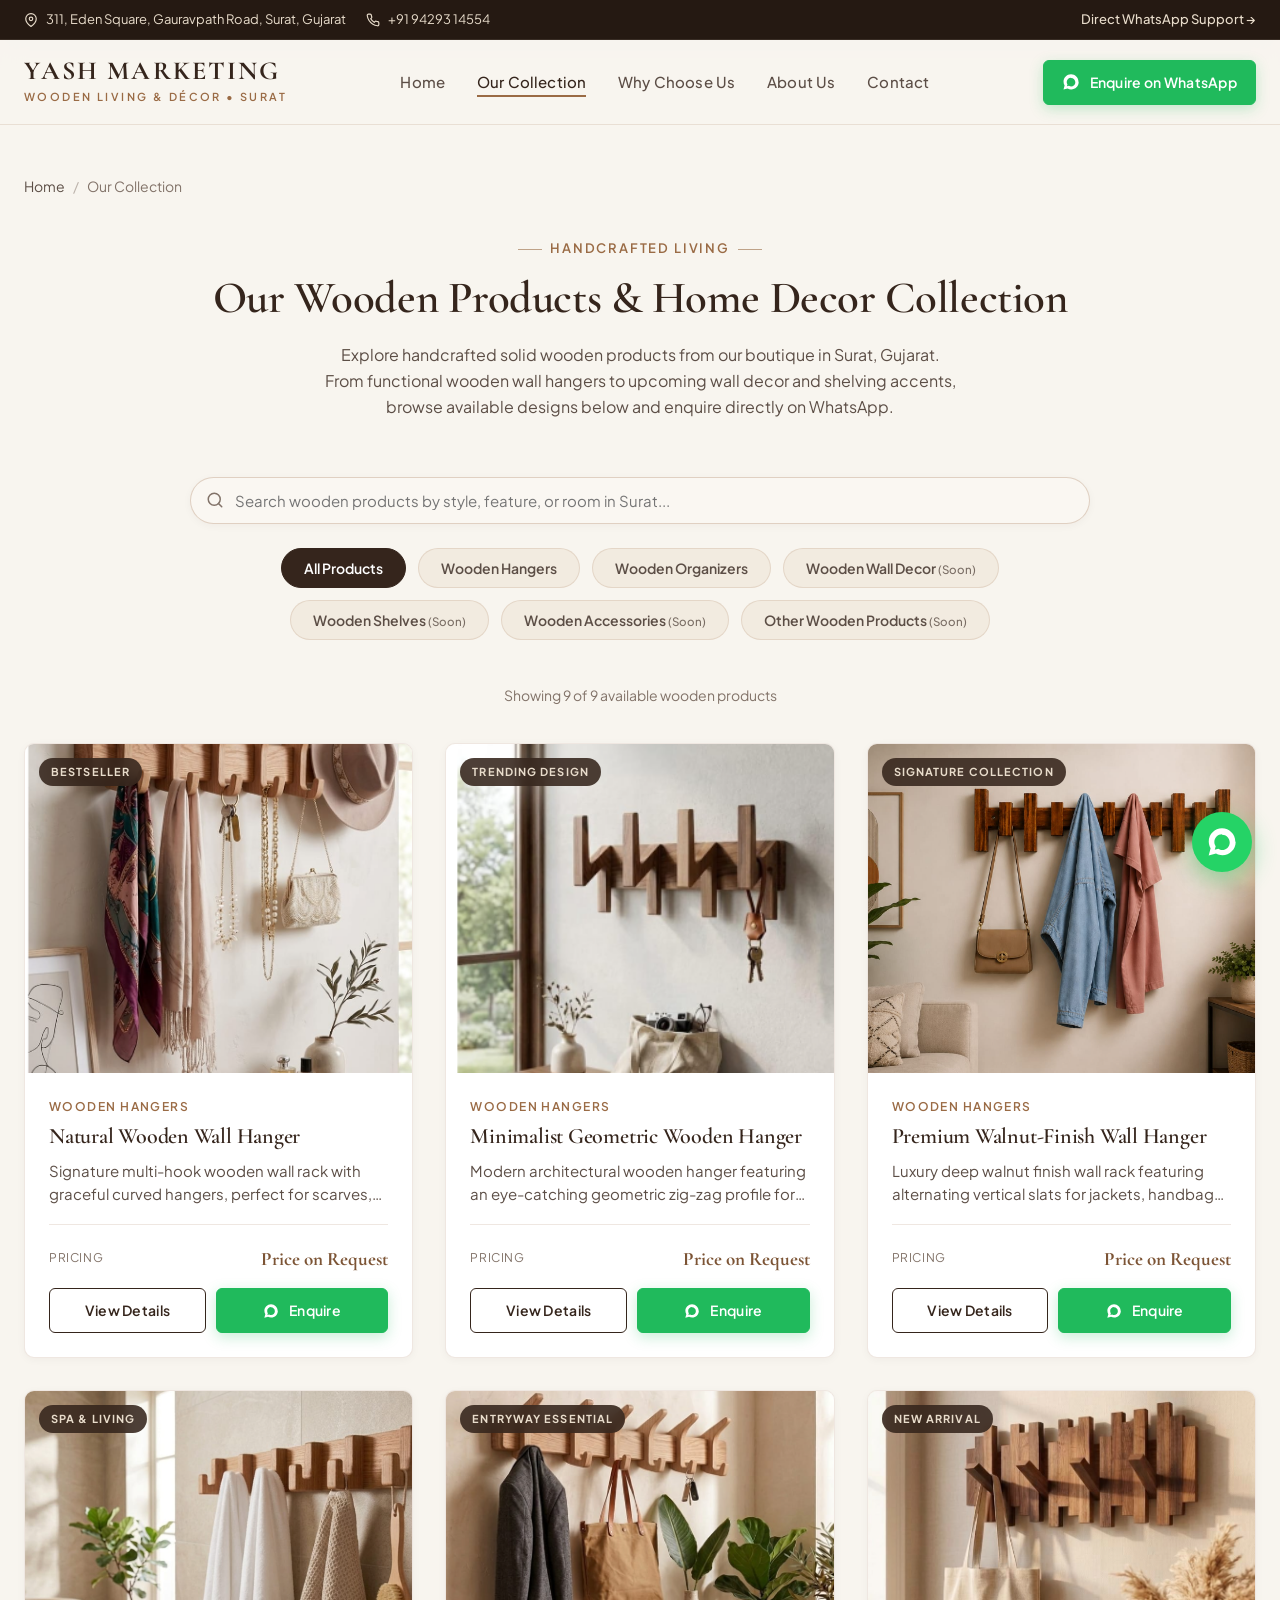
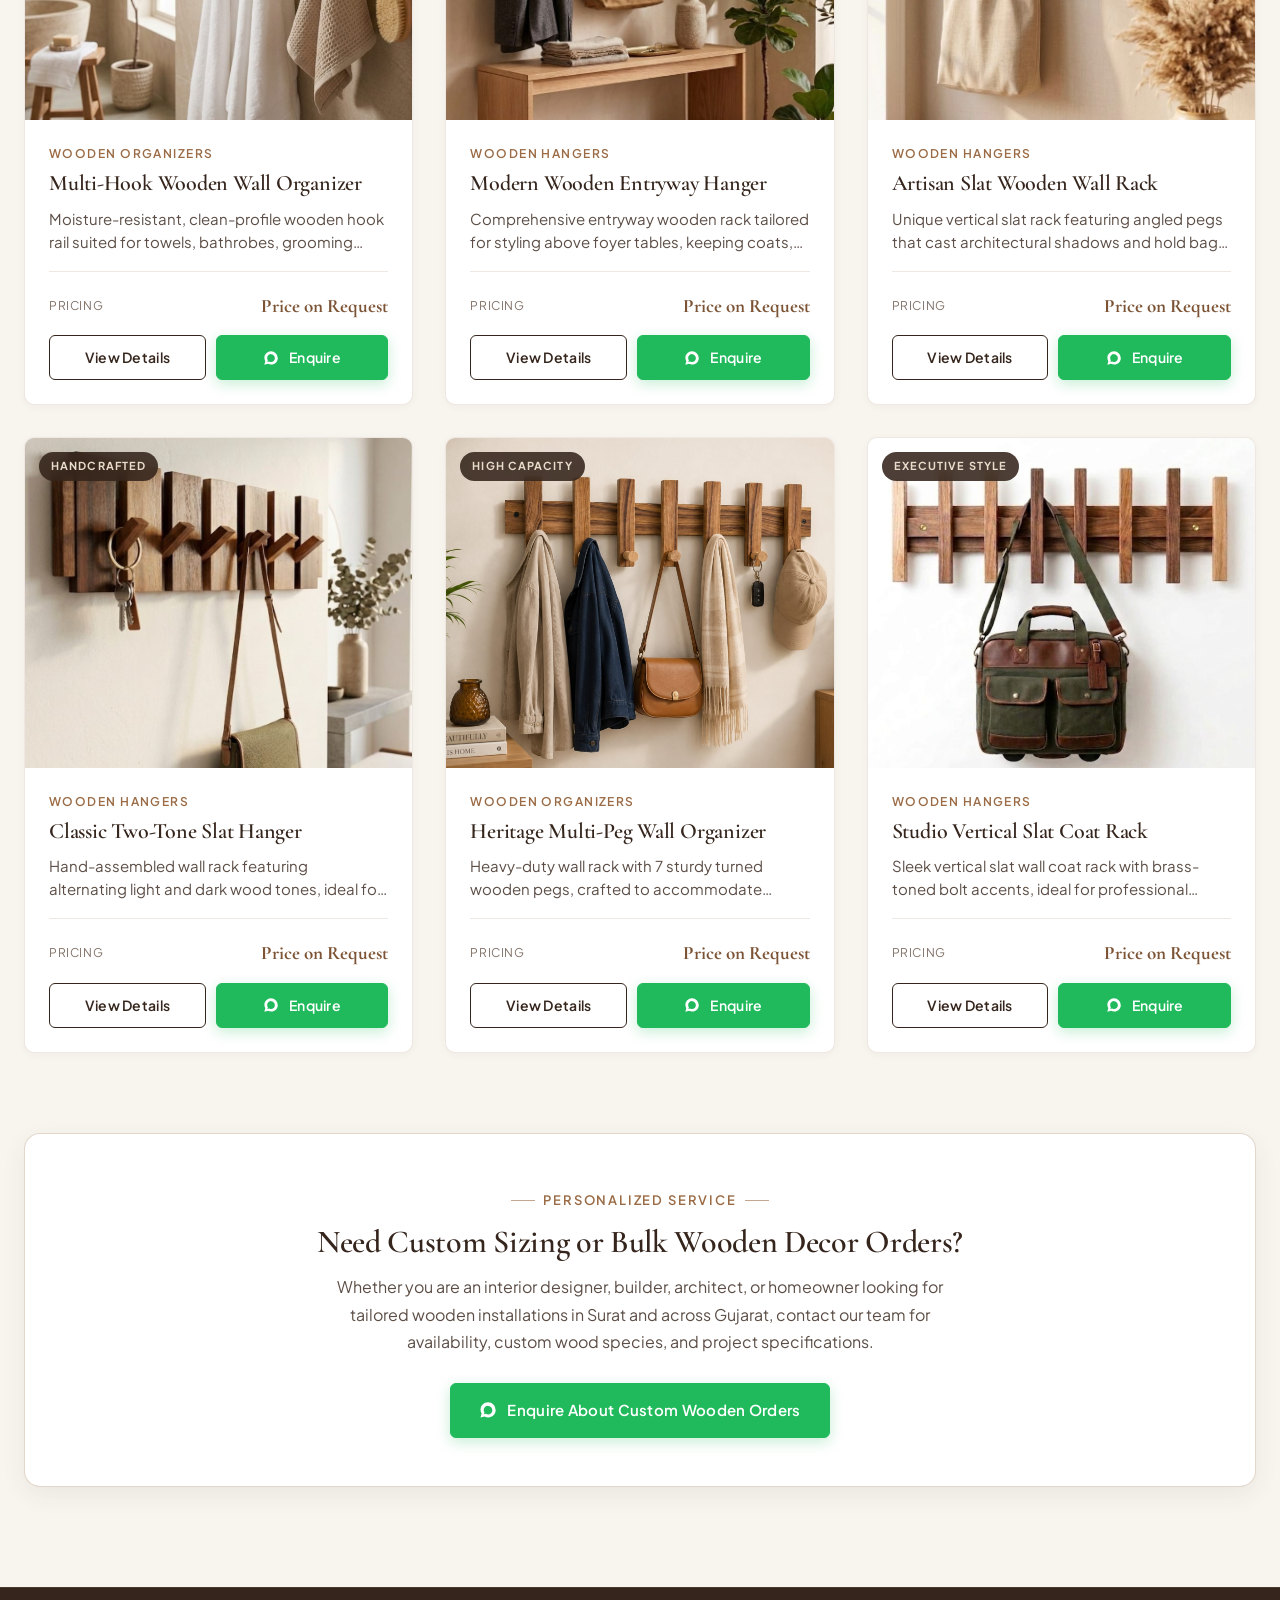
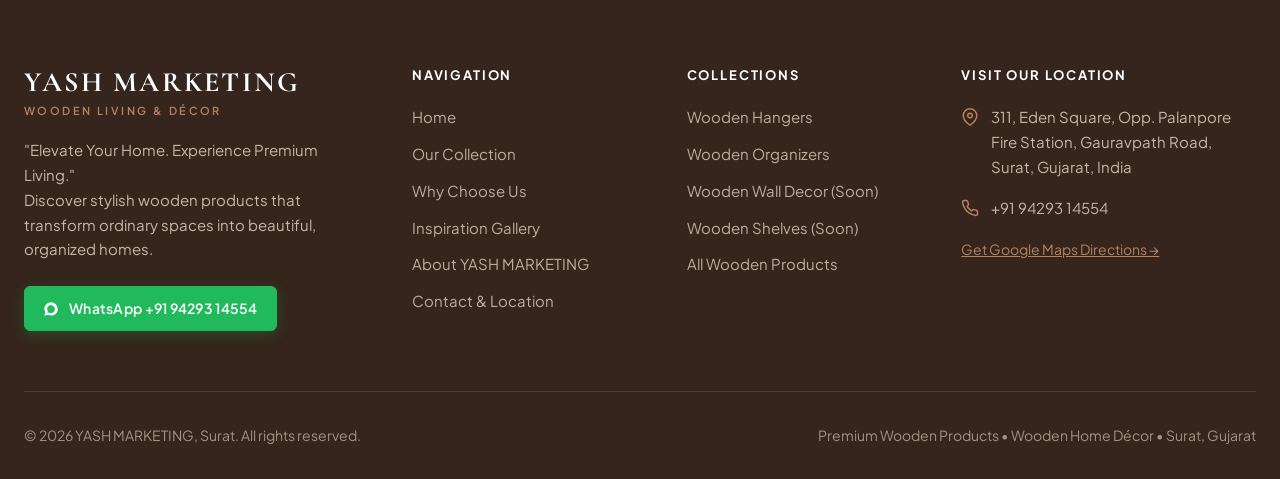
<file: collection.html>
<!DOCTYPE html>
<html lang="en">
<head>
  <meta charset="UTF-8" />
  <meta name="viewport" content="width=device-width, initial-scale=1.0" />
  
  <!-- Primary Meta Tags -->
  <title>Wooden Home Decor & Hangers Collection | YASH MARKETING Surat</title>
  <meta name="title" content="Wooden Home Decor & Hangers Collection | YASH MARKETING Surat" />
  <meta name="description" content="Browse our complete catalogue of premium wooden products, wall-mounted hangers, organizers, and home decor in Surat. Enquire directly on WhatsApp." />
  <meta name="keywords" content="Wooden products in Surat, Premium wooden products, Wooden home decor, Wooden home accessories, Wooden decor shop in Surat, Wooden products in Gujarat, Wooden hangers, Wooden wall hangers, Wooden interior decor, YASH MARKETING Surat" />
  <meta name="author" content="YASH MARKETING" />
  <meta name="robots" content="index, follow" />
  <link rel="canonical" href="https://aneridudharejiya.github.io/Wooden-shop-website/collection.html" />

  <!-- Open Graph / Facebook -->
  <meta property="og:type" content="website" />
  <meta property="og:site_name" content="YASH MARKETING" />
  <meta property="og:url" content="https://aneridudharejiya.github.io/Wooden-shop-website/collection.html" />
  <meta property="og:title" content="Wooden Home Decor & Hangers Collection | YASH MARKETING Surat" />
  <meta property="og:description" content="Discover stylish wooden wall hangers, organizers, and premium home decor products that bring order, character, and timeless style to your home." />
  <meta property="og:image" content="https://aneridudharejiya.github.io/Wooden-shop-website/assets/images/wooden-hanger-natural.jpg" />

  <!-- Twitter -->
  <meta property="twitter:card" content="summary_large_image" />
  <meta property="twitter:url" content="https://aneridudharejiya.github.io/Wooden-shop-website/collection.html" />
  <meta property="twitter:title" content="Wooden Home Decor & Hangers Collection | YASH MARKETING Surat" />
  <meta property="twitter:description" content="Explore handcrafted wooden products and home accessories by YASH MARKETING Surat." />
  <meta property="twitter:image" content="https://aneridudharejiya.github.io/Wooden-shop-website/assets/images/wooden-hanger-natural.jpg" />

  <!-- Stylesheet -->
  <link rel="stylesheet" href="css/styles.css" />

  <!-- Structured Data: JSON-LD Breadcrumbs & CollectionPage -->
  <script type="application/ld+json">
  {
    "@context": "https://schema.org",
    "@type": "CollectionPage",
    "name": "Wooden Home Decor & Hangers Collection",
    "url": "https://aneridudharejiya.github.io/Wooden-shop-website/collection.html",
    "description": "Handcrafted wooden wall-mounted hangers, coat racks, and upcoming home decor products in Surat by YASH MARKETING.",
    "publisher": {
      "@type": "HomeGoodsStore",
      "name": "YASH MARKETING",
      "telephone": "+91 94293 14554",
      "url": "https://aneridudharejiya.github.io/Wooden-shop-website/",
      "address": {
        "@type": "PostalAddress",
        "streetAddress": "311, Eden Square, Opp. Palanpore Fire Station, Gauravpath Road",
        "addressLocality": "Surat",
        "addressRegion": "Gujarat",
        "postalCode": "395009",
        "addressCountry": "IN"
      }
    }
  }
  </script>
  <script type="application/ld+json">
  {
    "@context": "https://schema.org",
    "@type": "BreadcrumbList",
    "itemListElement": [
      {
        "@type": "ListItem",
        "position": 1,
        "name": "Home",
        "item": "https://aneridudharejiya.github.io/Wooden-shop-website/index.html"
      },
      {
        "@type": "ListItem",
        "position": 2,
        "name": "Our Collection",
        "item": "https://aneridudharejiya.github.io/Wooden-shop-website/collection.html"
      }
    ]
  }
  </script>
</head>
<body>

  <!-- Top Notification Bar -->
  <div class="top-bar">
    <div class="container">
      <div class="top-bar-left">
        <div class="top-bar-item">
          <svg width="14" height="14" viewBox="0 0 24 24" fill="none" stroke="currentColor" stroke-width="2" stroke-linecap="round" stroke-linejoin="round">
            <path d="M21 10c0 7-9 13-9 13s-9-6-9-13a9 9 0 0 1 18 0z"></path>
            <circle cx="12" cy="10" r="3"></circle>
          </svg>
          <span>311, Eden Square, Gauravpath Road, Surat, Gujarat</span>
        </div>
        <div class="top-bar-item hide-mobile">
          <svg width="14" height="14" viewBox="0 0 24 24" fill="none" stroke="currentColor" stroke-width="2" stroke-linecap="round" stroke-linejoin="round">
            <path d="M22 16.92v3a2 2 0 0 1-2.18 2 19.79 19.79 0 0 1-8.63-3.07 19.5 19.5 0 0 1-6-6 19.79 19.79 0 0 1-3.07-8.67A2 2 0 0 1 4.11 2h3a2 2 0 0 1 2 1.72 12.84 12.84 0 0 0 .7 2.81 2 2 0 0 1-.45 2.11L8.09 9.91a16 16 0 0 0 6 6l1.27-1.27a2 2 0 0 1 2.11-.45 12.84 12.84 0 0 0 2.81.7A2 2 0 0 1 22 16.92z"></path>
          </svg>
          <a href="tel:+919429314554">+91 94293 14554</a>
        </div>
      </div>
      <div class="top-bar-right">
        <a href="https://wa.me/919429314554" target="_blank" rel="noopener noreferrer" style="color: var(--warm-beige); font-weight: 500;">
          Direct WhatsApp Support &rarr;
        </a>
      </div>
    </div>
  </div>

  <!-- Navigation Header -->
  <header class="header">
    <div class="container">
      <nav class="navbar" aria-label="Main Navigation">
        <a href="index.html" class="brand-logo" aria-label="YASH MARKETING Home">
          <span class="brand-title">YASH MARKETING</span>
          <span class="brand-subtitle">Wooden Living & Décor &bull; Surat</span>
        </a>

        <ul class="nav-menu">
          <li><a href="index.html" class="nav-link">Home</a></li>
          <li><a href="collection.html" class="nav-link active">Our Collection</a></li>
          <li><a href="index.html#benefits" class="nav-link">Why Choose Us</a></li>
          <li><a href="index.html#about" class="nav-link">About Us</a></li>
          <li><a href="index.html#contact" class="nav-link">Contact</a></li>
          <li class="mobile-menu-cta" style="display: none;">
            <a href="https://wa.me/919429314554" target="_blank" rel="noopener noreferrer" class="btn btn-whatsapp btn-block">
              <svg width="18" height="18" viewBox="0 0 24 24" fill="currentColor">
                <path d="M12.031 6.172c-3.181 0-5.767 2.586-5.768 5.766-.001 1.298.38 2.27 1.019 3.287l-.711 2.598 2.664-.698c.969.584 1.961.949 2.796.949 3.178 0 5.767-2.587 5.767-5.766.001-3.182-2.585-5.769-5.767-5.769zm10.218 5.766c.001 5.485-4.457 9.945-9.947 9.945-1.741 0-3.371-.453-4.793-1.246l-5.509 1.443 1.472-5.378c-.89-1.473-1.405-3.2-1.405-5.044 0-5.484 4.458-9.945 9.947-9.945 5.488 0 9.947 4.461 9.947 9.945z"/>
              </svg>
              Enquire on WhatsApp
            </a>
          </li>
        </ul>

        <div class="nav-actions">
          <a href="https://wa.me/919429314554" target="_blank" rel="noopener noreferrer" class="btn btn-whatsapp btn-sm" aria-label="Enquire on WhatsApp">
            <svg width="18" height="18" viewBox="0 0 24 24" fill="currentColor">
              <path d="M12.031 6.172c-3.181 0-5.767 2.586-5.768 5.766-.001 1.298.38 2.27 1.019 3.287l-.711 2.598 2.664-.698c.969.584 1.961.949 2.796.949 3.178 0 5.767-2.587 5.767-5.766.001-3.182-2.585-5.769-5.767-5.769zm10.218 5.766c.001 5.485-4.457 9.945-9.947 9.945-1.741 0-3.371-.453-4.793-1.246l-5.509 1.443 1.472-5.378c-.89-1.473-1.405-3.2-1.405-5.044 0-5.484 4.458-9.945 9.947-9.945 5.488 0 9.947 4.461 9.947 9.945z"/>
            </svg>
            <span>Enquire on WhatsApp</span>
          </a>
          <button class="mobile-toggle" aria-label="Toggle navigation menu">
            <span></span>
            <span></span>
            <span></span>
          </button>
        </div>
      </nav>
    </div>
  </header>
  <div class="mobile-menu-overlay"></div>

  <!-- Main Content -->
  <main class="section" style="padding-top: 50px;">
    <div class="container">
      <!-- Breadcrumbs -->
      <nav class="breadcrumbs" aria-label="Breadcrumb">
        <a href="index.html">Home</a>
        <span class="sep">/</span>
        <span aria-current="page">Our Collection</span>
      </nav>

      <!-- Page Header -->
      <div class="section-header text-center">
        <span class="section-eyebrow">Handcrafted Living</span>
        <h1 class="section-title">Our Wooden Products &amp; Home Decor Collection</h1>
        <p class="section-description">
          Explore handcrafted solid wooden products from our boutique in Surat, Gujarat. From functional wooden wall hangers to upcoming wall decor and shelving accents, browse available designs below and enquire directly on WhatsApp.
        </p>
      </div>

      <!-- Filter Controls & Search -->
      <div style="max-width: 900px; margin: 0 auto 36px;">
        <!-- Search Input -->
        <div style="position: relative; margin-bottom: 24px;">
          <input 
            type="search" 
            id="search-input" 
            class="form-input" 
            placeholder="Search wooden products by style, feature, or room in Surat..." 
            style="padding-left: 44px; border-radius: var(--radius-full); box-shadow: var(--shadow-sm);"
          />
          <svg style="position: absolute; left: 16px; top: 50%; transform: translateY(-50%); color: var(--text-muted);" width="18" height="18" viewBox="0 0 24 24" fill="none" stroke="currentColor" stroke-width="2" stroke-linecap="round" stroke-linejoin="round">
            <circle cx="11" cy="11" r="8"></circle>
            <line x1="21" y1="21" x2="16.65" y2="16.65"></line>
          </svg>
        </div>

        <!-- Scalable Category Filter Pills -->
        <div class="collection-filter-bar">
          <button class="filter-btn active" data-filter="all">All Products</button>
          <button class="filter-btn" data-filter="Wooden Hangers">Wooden Hangers</button>
          <button class="filter-btn" data-filter="Wooden Organizers">Wooden Organizers</button>
          <button class="filter-btn" data-filter="Wooden Wall Decor">Wooden Wall Decor <span style="font-size: 0.72rem; opacity: 0.8; font-weight: 500;">(Soon)</span></button>
          <button class="filter-btn" data-filter="Wooden Shelves">Wooden Shelves <span style="font-size: 0.72rem; opacity: 0.8; font-weight: 500;">(Soon)</span></button>
          <button class="filter-btn" data-filter="Wooden Accessories">Wooden Accessories <span style="font-size: 0.72rem; opacity: 0.8; font-weight: 500;">(Soon)</span></button>
          <button class="filter-btn" data-filter="Other Wooden Products">Other Wooden Products <span style="font-size: 0.72rem; opacity: 0.8; font-weight: 500;">(Soon)</span></button>
        </div>

        <!-- Product Count -->
        <p id="product-count-display" style="text-align: center; font-size: 0.875rem; color: var(--text-muted);"></p>
      </div>

      <!-- Products Grid (Populated dynamically) -->
      <div class="products-grid" id="collection-products-container">
        <!-- Rendered by js/main.js -->
      </div>

      <!-- Custom Enquiry Banner -->
      <div style="margin-top: 80px; background-color: var(--white); border-radius: var(--radius-lg); border: 1px solid var(--border-medium); padding: 48px 36px; text-align: center; box-shadow: var(--shadow-md);">
        <span class="section-eyebrow">Personalized Service</span>
        <h3 style="font-size: 2rem; color: var(--dark-walnut); margin-bottom: 12px;">Need Custom Sizing or Bulk Wooden Decor Orders?</h3>
        <p style="color: var(--text-secondary); max-width: 620px; margin: 0 auto 28px; line-height: 1.7;">
          Whether you are an interior designer, builder, architect, or homeowner looking for tailored wooden installations in Surat and across Gujarat, contact our team for availability, custom wood species, and project specifications.
        </p>
        <a href="https://wa.me/919429314554?text=Hello%20YASH%20MARKETING%2C%20I%20am%20interested%20in%20custom%20wooden%20products%2C%20hangers%20or%20bulk%20home%20decor%20orders%20in%20Surat." target="_blank" rel="noopener noreferrer" class="btn btn-whatsapp">
          <svg width="18" height="18" viewBox="0 0 24 24" fill="currentColor">
            <path d="M12.031 6.172c-3.181 0-5.767 2.586-5.768 5.766-.001 1.298.38 2.27 1.019 3.287l-.711 2.598 2.664-.698c.969.584 1.961.949 2.796.949 3.178 0 5.767-2.587 5.767-5.766.001-3.182-2.585-5.769-5.767-5.769zm10.218 5.766c.001 5.485-4.457 9.945-9.947 9.945-1.741 0-3.371-.453-4.793-1.246l-5.509 1.443 1.472-5.378c-.89-1.473-1.405-3.2-1.405-5.044 0-5.484 4.458-9.945 9.947-9.945 5.488 0 9.947 4.461 9.947 9.945z"/>
          </svg>
          Enquire About Custom Wooden Orders
        </a>
      </div>
    </div>
  </main>

  <!-- Dark Walnut Footer -->
  <footer class="footer">
    <div class="container">
      <div class="footer-grid">
        <div class="footer-brand">
          <span class="brand-title">YASH MARKETING</span>
          <p class="brand-subtitle">Wooden Living &amp; Décor</p>
          <p class="tagline">
            "Elevate Your Home. Experience Premium Living."<br />
            Discover stylish wooden products that transform ordinary spaces into beautiful, organized homes.
          </p>
          <a href="https://wa.me/919429314554" target="_blank" rel="noopener noreferrer" class="btn btn-whatsapp btn-sm">
            <svg width="16" height="16" viewBox="0 0 24 24" fill="currentColor">
              <path d="M12.031 6.172c-3.181 0-5.767 2.586-5.768 5.766-.001 1.298.38 2.27 1.019 3.287l-.711 2.598 2.664-.698c.969.584 1.961.949 2.796.949 3.178 0 5.767-2.587 5.767-5.766.001-3.182-2.585-5.769-5.767-5.769zm10.218 5.766c.001 5.485-4.457 9.945-9.947 9.945-1.741 0-3.371-.453-4.793-1.246l-5.509 1.443 1.472-5.378c-.89-1.473-1.405-3.2-1.405-5.044 0-5.484 4.458-9.945 9.947-9.945 5.488 0 9.947 4.461 9.947 9.945z"/>
            </svg>
            WhatsApp +91 94293 14554
          </a>
        </div>

        <div>
          <h4 class="footer-heading">Navigation</h4>
          <div class="footer-links">
            <a href="index.html">Home</a>
            <a href="collection.html">Our Collection</a>
            <a href="index.html#benefits">Why Choose Us</a>
            <a href="index.html#gallery">Inspiration Gallery</a>
            <a href="index.html#about">About YASH MARKETING</a>
            <a href="index.html#contact">Contact &amp; Location</a>
          </div>
        </div>

        <div>
          <h4 class="footer-heading">Collections</h4>
          <div class="footer-links">
            <a href="collection.html?category=wooden-hangers">Wooden Hangers</a>
            <a href="collection.html?category=wooden-organizers">Wooden Organizers</a>
            <a href="collection.html?category=wooden-wall-decor">Wooden Wall Decor (Soon)</a>
            <a href="collection.html?category=wooden-shelves">Wooden Shelves (Soon)</a>
            <a href="collection.html">All Wooden Products</a>
          </div>
        </div>

        <div>
          <h4 class="footer-heading">Visit Our Location</h4>
          <div class="footer-contact-item">
            <svg width="18" height="18" viewBox="0 0 24 24" fill="none" stroke="currentColor" stroke-width="2" stroke-linecap="round" stroke-linejoin="round">
              <path d="M21 10c0 7-9 13-9 13s-9-6-9-13a9 9 0 0 1 18 0z"></path>
              <circle cx="12" cy="10" r="3"></circle>
            </svg>
            <span>311, Eden Square, Opp. Palanpore Fire Station, Gauravpath Road, Surat, Gujarat, India</span>
          </div>
          <div class="footer-contact-item">
            <svg width="18" height="18" viewBox="0 0 24 24" fill="none" stroke="currentColor" stroke-width="2" stroke-linecap="round" stroke-linejoin="round">
              <path d="M22 16.92v3a2 2 0 0 1-2.18 2 19.79 19.79 0 0 1-8.63-3.07 19.5 19.5 0 0 1-6-6 19.79 19.79 0 0 1-3.07-8.67A2 2 0 0 1 4.11 2h3a2 2 0 0 1 2 1.72 12.84 12.84 0 0 0 .7 2.81 2 2 0 0 1-.45 2.11L8.09 9.91a16 16 0 0 0 6 6l1.27-1.27a2 2 0 0 1 2.11-.45 12.84 12.84 0 0 0 2.81.7A2 2 0 0 1 22 16.92z"></path>
            </svg>
            <a href="tel:+919429314554">+91 94293 14554</a>
          </div>
          <div style="margin-top: 14px;">
            <a href="https://www.google.com/maps/search/?api=1&query=311%2C%20Eden%20Square%2C%20Opp.%20Palanpore%20Fire%20Station%2C%20Gauravpath%20Road%2C%20Surat%2C%20Gujarat" target="_blank" rel="noopener noreferrer" style="color: var(--wood-brown-light); font-size: 0.875rem; text-decoration: underline;">
              Get Google Maps Directions &rarr;
            </a>
          </div>
        </div>
      </div>

      <div class="footer-bottom">
        <p>&copy; 2026 YASH MARKETING, Surat. All rights reserved.</p>
        <p>Premium Wooden Products &bull; Wooden Home Décor &bull; Surat, Gujarat</p>
      </div>
    </div>
  </footer>

  <!-- Floating WhatsApp Quick Button -->
  <a href="https://wa.me/919429314554" target="_blank" rel="noopener noreferrer" class="floating-whatsapp" aria-label="Chat on WhatsApp with YASH MARKETING">
    <svg viewBox="0 0 24 24">
      <path d="M12.031 6.172c-3.181 0-5.767 2.586-5.768 5.766-.001 1.298.38 2.27 1.019 3.287l-.711 2.598 2.664-.698c.969.584 1.961.949 2.796.949 3.178 0 5.767-2.587 5.767-5.766.001-3.182-2.585-5.769-5.767-5.769zm10.218 5.766c.001 5.485-4.457 9.945-9.947 9.945-1.741 0-3.371-.453-4.793-1.246l-5.509 1.443 1.472-5.378c-.89-1.473-1.405-3.2-1.405-5.044 0-5.484 4.458-9.945 9.947-9.945 5.488 0 9.947 4.461 9.947 9.945z"/>
    </svg>
  </a>

  <!-- Scripts -->
  <script src="js/products.js"></script>
  <script src="js/main.js"></script>
</body>
</html>
</file>
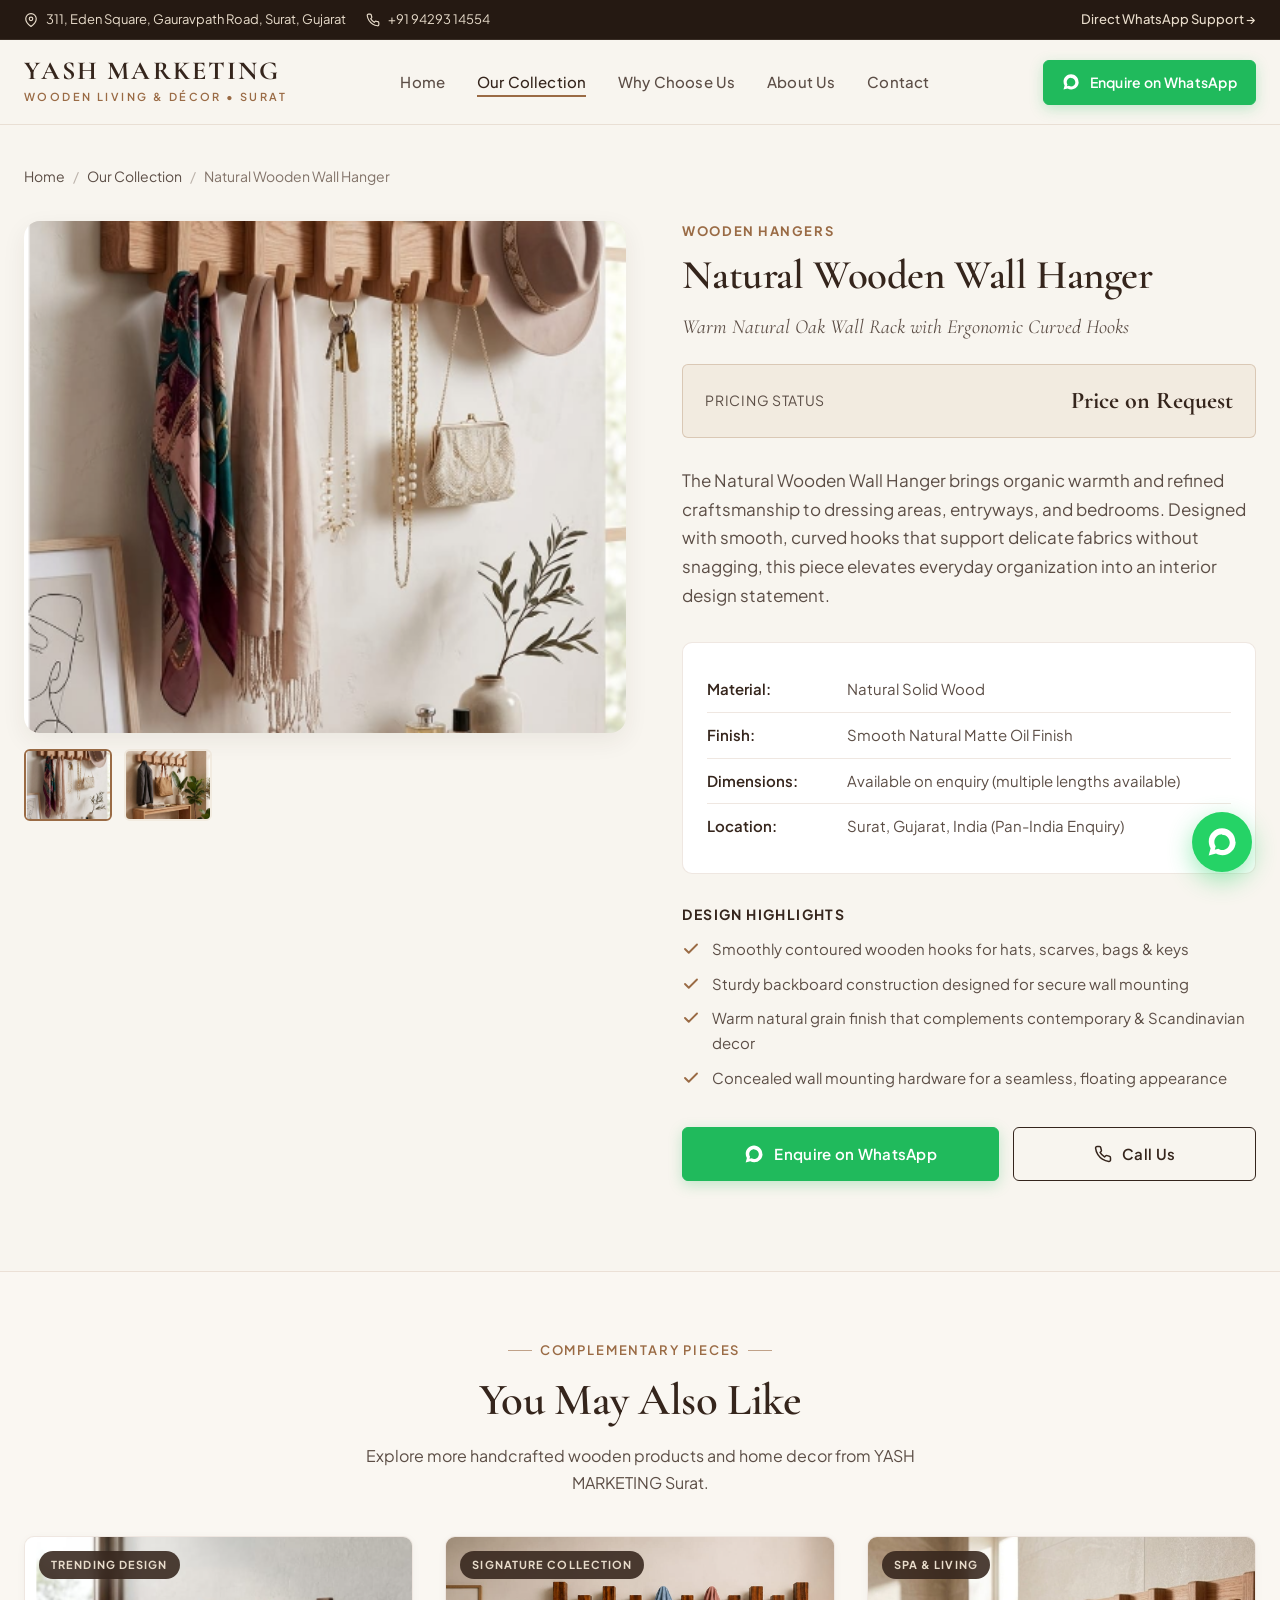
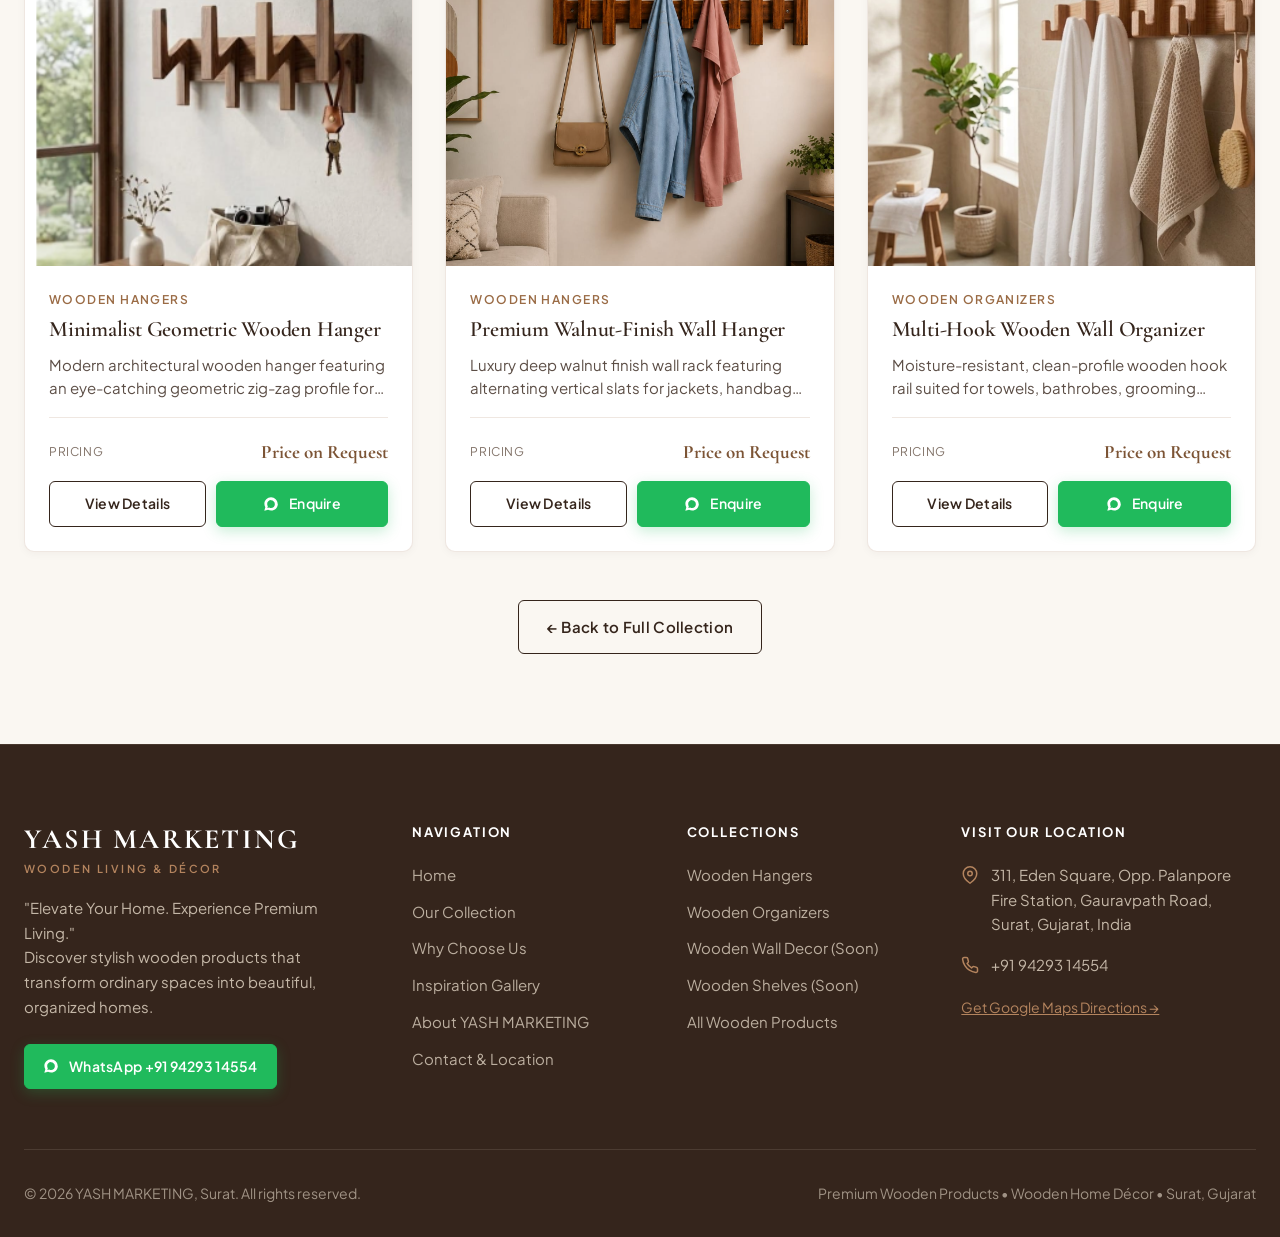
<file: product.html>
<!DOCTYPE html>
<html lang="en">
<head>
  <meta charset="UTF-8" />
  <meta name="viewport" content="width=device-width, initial-scale=1.0" />
  
  <!-- Primary Meta Tags -->
  <title>Product Details | YASH MARKETING – Premium Wooden Products & Home Decor in Surat</title>
  <meta name="title" content="Product Details | YASH MARKETING – Premium Wooden Products & Home Decor in Surat" />
  <meta name="description" content="Explore detailed specifications and enquire directly on WhatsApp for premium wooden wall hangers, organizers, and home decor products from YASH MARKETING Surat, Gujarat." />
  <meta name="keywords" content="Wooden products in Surat, Premium wooden products, Wooden home decor, Wooden wall hangers, Wooden interior decor, YASH MARKETING Surat" />
  <meta name="author" content="YASH MARKETING" />
  <meta name="robots" content="index, follow" />
  <link rel="canonical" href="https://aneridudharejiya.github.io/Wooden-shop-website/product.html" />

  <!-- Open Graph / Facebook -->
  <meta property="og:type" content="product" />
  <meta property="og:site_name" content="YASH MARKETING" />
  <meta property="og:url" content="https://aneridudharejiya.github.io/Wooden-shop-website/product.html" />
  <meta property="og:title" content="Product Details | YASH MARKETING – Premium Wooden Products Surat" />
  <meta property="og:description" content="Handcrafted wooden wall hangers, organizers, and premium home decor for elegant living spaces." />
  <meta property="og:image" content="https://aneridudharejiya.github.io/Wooden-shop-website/assets/images/wooden-hanger-natural.jpg" />

  <!-- Twitter -->
  <meta property="twitter:card" content="summary_large_image" />
  <meta property="twitter:url" content="https://aneridudharejiya.github.io/Wooden-shop-website/product.html" />
  <meta property="twitter:title" content="Product Details | YASH MARKETING – Premium Wooden Products Surat" />
  <meta property="twitter:description" content="Handcrafted wooden wall hangers and home accessories from Surat, Gujarat." />
  <meta property="twitter:image" content="https://aneridudharejiya.github.io/Wooden-shop-website/assets/images/wooden-hanger-natural.jpg" />

  <!-- Stylesheet -->
  <link rel="stylesheet" href="css/styles.css" />

  <!-- Breadcrumbs JSON-LD Structured Data -->
  <script type="application/ld+json">
  {
    "@context": "https://schema.org",
    "@type": "BreadcrumbList",
    "itemListElement": [
      {
        "@type": "ListItem",
        "position": 1,
        "name": "Home",
        "item": "https://aneridudharejiya.github.io/Wooden-shop-website/index.html"
      },
      {
        "@type": "ListItem",
        "position": 2,
        "name": "Our Collection",
        "item": "https://aneridudharejiya.github.io/Wooden-shop-website/collection.html"
      },
      {
        "@type": "ListItem",
        "position": 3,
        "name": "Product Details",
        "item": "https://aneridudharejiya.github.io/Wooden-shop-website/product.html"
      }
    ]
  }
  </script>
</head>
<body>

  <!-- Top Notification Bar -->
  <div class="top-bar">
    <div class="container">
      <div class="top-bar-left">
        <div class="top-bar-item">
          <svg width="14" height="14" viewBox="0 0 24 24" fill="none" stroke="currentColor" stroke-width="2" stroke-linecap="round" stroke-linejoin="round">
            <path d="M21 10c0 7-9 13-9 13s-9-6-9-13a9 9 0 0 1 18 0z"></path>
            <circle cx="12" cy="10" r="3"></circle>
          </svg>
          <span>311, Eden Square, Gauravpath Road, Surat, Gujarat</span>
        </div>
        <div class="top-bar-item hide-mobile">
          <svg width="14" height="14" viewBox="0 0 24 24" fill="none" stroke="currentColor" stroke-width="2" stroke-linecap="round" stroke-linejoin="round">
            <path d="M22 16.92v3a2 2 0 0 1-2.18 2 19.79 19.79 0 0 1-8.63-3.07 19.5 19.5 0 0 1-6-6 19.79 19.79 0 0 1-3.07-8.67A2 2 0 0 1 4.11 2h3a2 2 0 0 1 2 1.72 12.84 12.84 0 0 0 .7 2.81 2 2 0 0 1-.45 2.11L8.09 9.91a16 16 0 0 0 6 6l1.27-1.27a2 2 0 0 1 2.11-.45 12.84 12.84 0 0 0 2.81.7A2 2 0 0 1 22 16.92z"></path>
          </svg>
          <a href="tel:+919429314554">+91 94293 14554</a>
        </div>
      </div>
      <div class="top-bar-right">
        <a href="https://wa.me/919429314554" target="_blank" rel="noopener noreferrer" style="color: var(--warm-beige); font-weight: 500;">
          Direct WhatsApp Support &rarr;
        </a>
      </div>
    </div>
  </div>

  <!-- Navigation Header -->
  <header class="header">
    <div class="container">
      <nav class="navbar" aria-label="Main Navigation">
        <a href="index.html" class="brand-logo" aria-label="YASH MARKETING Home">
          <span class="brand-title">YASH MARKETING</span>
          <span class="brand-subtitle">Wooden Living & Décor &bull; Surat</span>
        </a>

        <ul class="nav-menu">
          <li><a href="index.html" class="nav-link">Home</a></li>
          <li><a href="collection.html" class="nav-link active">Our Collection</a></li>
          <li><a href="index.html#benefits" class="nav-link">Why Choose Us</a></li>
          <li><a href="index.html#about" class="nav-link">About Us</a></li>
          <li><a href="index.html#contact" class="nav-link">Contact</a></li>
          <li class="mobile-menu-cta" style="display: none;">
            <a href="https://wa.me/919429314554" target="_blank" rel="noopener noreferrer" class="btn btn-whatsapp btn-block">
              <svg width="18" height="18" viewBox="0 0 24 24" fill="currentColor">
                <path d="M12.031 6.172c-3.181 0-5.767 2.586-5.768 5.766-.001 1.298.38 2.27 1.019 3.287l-.711 2.598 2.664-.698c.969.584 1.961.949 2.796.949 3.178 0 5.767-2.587 5.767-5.766.001-3.182-2.585-5.769-5.767-5.769zm10.218 5.766c.001 5.485-4.457 9.945-9.947 9.945-1.741 0-3.371-.453-4.793-1.246l-5.509 1.443 1.472-5.378c-.89-1.473-1.405-3.2-1.405-5.044 0-5.484 4.458-9.945 9.947-9.945 5.488 0 9.947 4.461 9.947 9.945z"/>
              </svg>
              Enquire on WhatsApp
            </a>
          </li>
        </ul>

        <div class="nav-actions">
          <a href="https://wa.me/919429314554" target="_blank" rel="noopener noreferrer" class="btn btn-whatsapp btn-sm" aria-label="Enquire on WhatsApp">
            <svg width="18" height="18" viewBox="0 0 24 24" fill="currentColor">
              <path d="M12.031 6.172c-3.181 0-5.767 2.586-5.768 5.766-.001 1.298.38 2.27 1.019 3.287l-.711 2.598 2.664-.698c.969.584 1.961.949 2.796.949 3.178 0 5.767-2.587 5.767-5.766.001-3.182-2.585-5.769-5.767-5.769zm10.218 5.766c.001 5.485-4.457 9.945-9.947 9.945-1.741 0-3.371-.453-4.793-1.246l-5.509 1.443 1.472-5.378c-.89-1.473-1.405-3.2-1.405-5.044 0-5.484 4.458-9.945 9.947-9.945 5.488 0 9.947 4.461 9.947 9.945z"/>
            </svg>
            <span>Enquire on WhatsApp</span>
          </a>
          <button class="mobile-toggle" aria-label="Toggle navigation menu">
            <span></span>
            <span></span>
            <span></span>
          </button>
        </div>
      </nav>
    </div>
  </header>
  <div class="mobile-menu-overlay"></div>

  <!-- Dynamic Product Detail Container -->
  <main class="product-detail-section">
    <div class="container" id="product-detail-container">
      <div style="text-align: center; padding: 80px 20px;">
        <p style="color: var(--text-muted);">Loading product details...</p>
      </div>
    </div>
  </main>

  <!-- Related Wooden Hangers Section -->
  <section class="related-products-section">
    <div class="container">
      <div class="section-header text-center" style="margin-bottom: 40px;">
        <span class="section-eyebrow">Complementary Pieces</span>
        <h2 class="section-title">You May Also Like</h2>
        <p class="section-description">Explore more handcrafted wooden products and home decor from YASH MARKETING Surat.</p>
      </div>

      <div class="products-grid" id="related-products-container">
        <!-- Rendered by js/main.js -->
      </div>

      <div class="text-center" style="margin-top: 48px;">
        <a href="collection.html" class="btn btn-outline">
          &larr; Back to Full Collection
        </a>
      </div>
    </div>
  </section>

  <!-- Dark Walnut Footer -->
  <footer class="footer">
    <div class="container">
      <div class="footer-grid">
        <div class="footer-brand">
          <span class="brand-title">YASH MARKETING</span>
          <p class="brand-subtitle">Wooden Living &amp; Décor</p>
          <p class="tagline">
            "Elevate Your Home. Experience Premium Living."<br />
            Discover stylish wooden products that transform ordinary spaces into beautiful, organized homes.
          </p>
          <a href="https://wa.me/919429314554" target="_blank" rel="noopener noreferrer" class="btn btn-whatsapp btn-sm">
            <svg width="16" height="16" viewBox="0 0 24 24" fill="currentColor">
              <path d="M12.031 6.172c-3.181 0-5.767 2.586-5.768 5.766-.001 1.298.38 2.27 1.019 3.287l-.711 2.598 2.664-.698c.969.584 1.961.949 2.796.949 3.178 0 5.767-2.587 5.767-5.766.001-3.182-2.585-5.769-5.767-5.769zm10.218 5.766c.001 5.485-4.457 9.945-9.947 9.945-1.741 0-3.371-.453-4.793-1.246l-5.509 1.443 1.472-5.378c-.89-1.473-1.405-3.2-1.405-5.044 0-5.484 4.458-9.945 9.947-9.945 5.488 0 9.947 4.461 9.947 9.945z"/>
            </svg>
            WhatsApp +91 94293 14554
          </a>
        </div>

        <div>
          <h4 class="footer-heading">Navigation</h4>
          <div class="footer-links">
            <a href="index.html">Home</a>
            <a href="collection.html">Our Collection</a>
            <a href="index.html#benefits">Why Choose Us</a>
            <a href="index.html#gallery">Inspiration Gallery</a>
            <a href="index.html#about">About YASH MARKETING</a>
            <a href="index.html#contact">Contact &amp; Location</a>
          </div>
        </div>

        <div>
          <h4 class="footer-heading">Collections</h4>
          <div class="footer-links">
            <a href="collection.html?category=wooden-hangers">Wooden Hangers</a>
            <a href="collection.html?category=wooden-organizers">Wooden Organizers</a>
            <a href="collection.html?category=wooden-wall-decor">Wooden Wall Decor (Soon)</a>
            <a href="collection.html?category=wooden-shelves">Wooden Shelves (Soon)</a>
            <a href="collection.html">All Wooden Products</a>
          </div>
        </div>

        <div>
          <h4 class="footer-heading">Visit Our Location</h4>
          <div class="footer-contact-item">
            <svg width="18" height="18" viewBox="0 0 24 24" fill="none" stroke="currentColor" stroke-width="2" stroke-linecap="round" stroke-linejoin="round">
              <path d="M21 10c0 7-9 13-9 13s-9-6-9-13a9 9 0 0 1 18 0z"></path>
              <circle cx="12" cy="10" r="3"></circle>
            </svg>
            <span>311, Eden Square, Opp. Palanpore Fire Station, Gauravpath Road, Surat, Gujarat, India</span>
          </div>
          <div class="footer-contact-item">
            <svg width="18" height="18" viewBox="0 0 24 24" fill="none" stroke="currentColor" stroke-width="2" stroke-linecap="round" stroke-linejoin="round">
              <path d="M22 16.92v3a2 2 0 0 1-2.18 2 19.79 19.79 0 0 1-8.63-3.07 19.5 19.5 0 0 1-6-6 19.79 19.79 0 0 1-3.07-8.67A2 2 0 0 1 4.11 2h3a2 2 0 0 1 2 1.72 12.84 12.84 0 0 0 .7 2.81 2 2 0 0 1-.45 2.11L8.09 9.91a16 16 0 0 0 6 6l1.27-1.27a2 2 0 0 1 2.11-.45 12.84 12.84 0 0 0 2.81.7A2 2 0 0 1 22 16.92z"></path>
            </svg>
            <a href="tel:+919429314554">+91 94293 14554</a>
          </div>
          <div style="margin-top: 14px;">
            <a href="https://www.google.com/maps/search/?api=1&query=311%2C%20Eden%20Square%2C%20Opp.%20Palanpore%20Fire%20Station%2C%20Gauravpath%20Road%2C%20Surat%2C%20Gujarat" target="_blank" rel="noopener noreferrer" style="color: var(--wood-brown-light); font-size: 0.875rem; text-decoration: underline;">
              Get Google Maps Directions &rarr;
            </a>
          </div>
        </div>
      </div>

      <div class="footer-bottom">
        <p>&copy; 2026 YASH MARKETING, Surat. All rights reserved.</p>
        <p>Premium Wooden Products &bull; Wooden Home Décor &bull; Surat, Gujarat</p>
      </div>
    </div>
  </footer>

  <!-- Floating WhatsApp Quick Button -->
  <a href="https://wa.me/919429314554" target="_blank" rel="noopener noreferrer" class="floating-whatsapp" aria-label="Chat on WhatsApp with YASH MARKETING">
    <svg viewBox="0 0 24 24">
      <path d="M12.031 6.172c-3.181 0-5.767 2.586-5.768 5.766-.001 1.298.38 2.27 1.019 3.287l-.711 2.598 2.664-.698c.969.584 1.961.949 2.796.949 3.178 0 5.767-2.587 5.767-5.766.001-3.182-2.585-5.769-5.767-5.769zm10.218 5.766c.001 5.485-4.457 9.945-9.947 9.945-1.741 0-3.371-.453-4.793-1.246l-5.509 1.443 1.472-5.378c-.89-1.473-1.405-3.2-1.405-5.044 0-5.484 4.458-9.945 9.947-9.945 5.488 0 9.947 4.461 9.947 9.945z"/>
    </svg>
  </a>

  <!-- Scripts -->
  <script src="js/products.js"></script>
  <script src="js/main.js"></script>
</body>
</html>
</file>
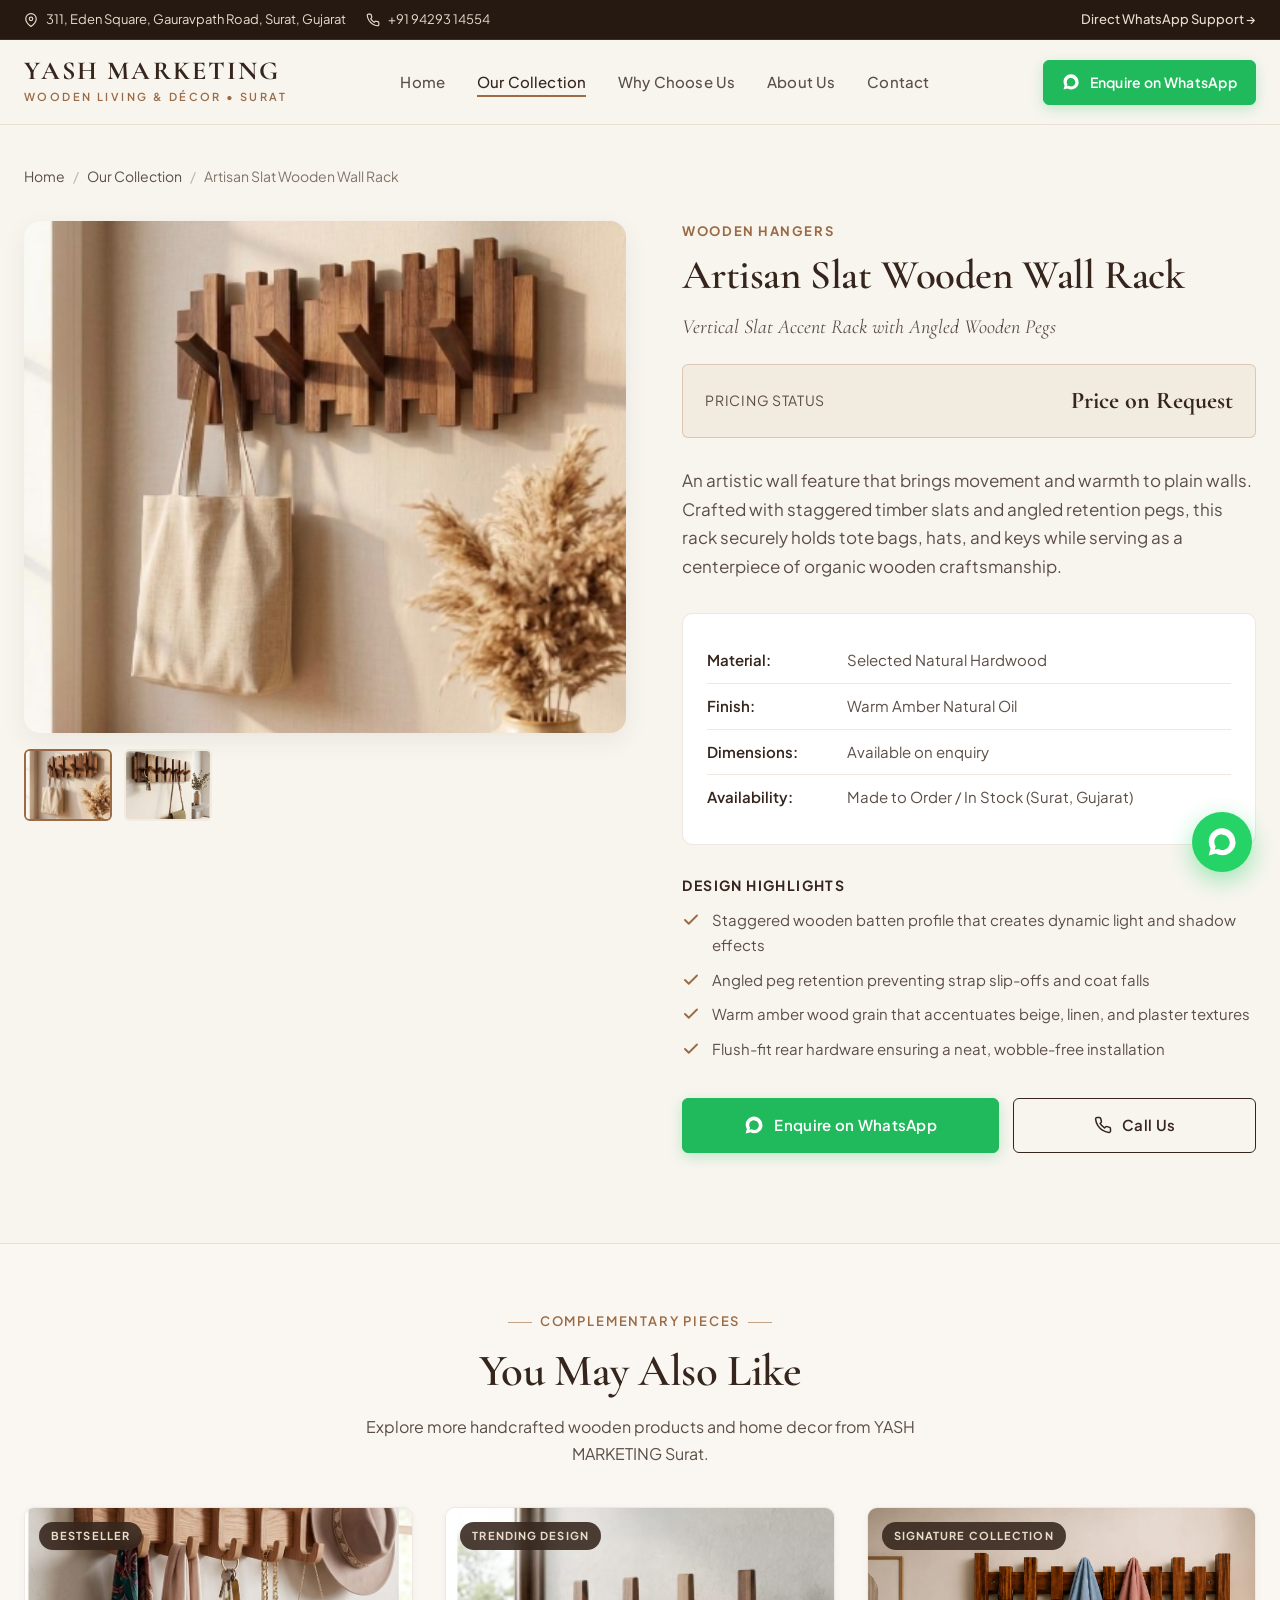
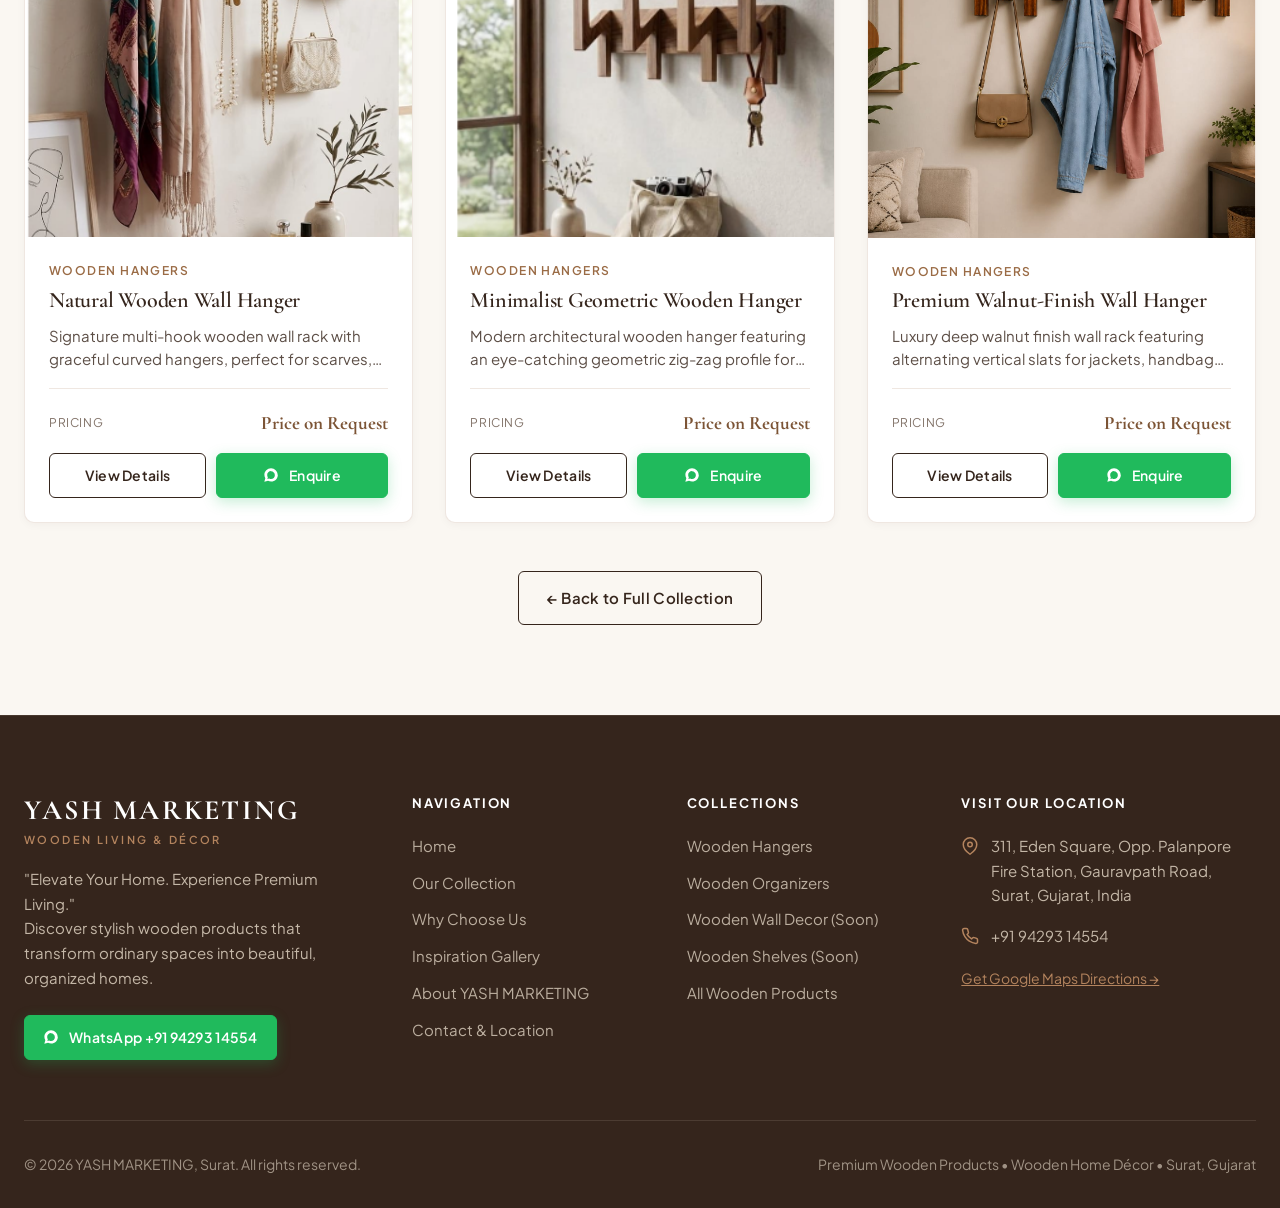
<file: products/artisan-slat-wooden-wall-rack.html>
<!DOCTYPE html>
<html lang="en">
<head>
  <meta charset="UTF-8" />
  <meta name="viewport" content="width=device-width, initial-scale=1.0" />
  
  <!-- Primary Meta Tags -->
  <title>Artisan Slat Wooden Wall Rack | Premium Wooden Products | YASH MARKETING Surat</title>
  <meta name="title" content="Artisan Slat Wooden Wall Rack | Premium Wooden Products | YASH MARKETING Surat" />
  <meta name="description" content="Artisan staggered vertical slat wooden wall rack with angled retention pegs. Handcrafted wooden interior decor by YASH MARKETING Surat, Gujarat." />
  <meta name="keywords" content="Artisan Slat Wooden Wall Rack, Wooden products in Surat, Premium wooden products, Wooden home decor, Wooden wall hangers, Wooden interior decor, YASH MARKETING Surat, Gujarat" />
  <meta name="author" content="YASH MARKETING" />
  <meta name="robots" content="index, follow" />
  <link rel="canonical" href="https://aneridudharejiya.github.io/Wooden-shop-website/products/artisan-slat-wooden-wall-rack.html" />

  <!-- Open Graph / Facebook -->
  <meta property="og:type" content="product" />
  <meta property="og:site_name" content="YASH MARKETING" />
  <meta property="og:url" content="https://aneridudharejiya.github.io/Wooden-shop-website/products/artisan-slat-wooden-wall-rack.html" />
  <meta property="og:title" content="Artisan Slat Wooden Wall Rack | Premium Wooden Products | YASH MARKETING Surat" />
  <meta property="og:description" content="Artisan staggered vertical slat wooden wall rack with angled retention pegs. Handcrafted wooden interior decor by YASH MARKETING Surat, Gujarat." />
  <meta property="og:image" content="https://aneridudharejiya.github.io/Wooden-shop-website/assets/images/wooden-hanger-slat-tote.jpg" />

  <!-- Twitter -->
  <meta property="twitter:card" content="summary_large_image" />
  <meta property="twitter:url" content="https://aneridudharejiya.github.io/Wooden-shop-website/products/artisan-slat-wooden-wall-rack.html" />
  <meta property="twitter:title" content="Artisan Slat Wooden Wall Rack | Premium Wooden Products | YASH MARKETING Surat" />
  <meta property="twitter:description" content="Artisan staggered vertical slat wooden wall rack with angled retention pegs. Handcrafted wooden interior decor by YASH MARKETING Surat, Gujarat." />
  <meta property="twitter:image" content="https://aneridudharejiya.github.io/Wooden-shop-website/assets/images/wooden-hanger-slat-tote.jpg" />

  <!-- Stylesheet -->
  <link rel="stylesheet" href="../css/styles.css" />

  <!-- Structured Data: JSON-LD Product & Breadcrumbs -->
  <script type="application/ld+json">
  {
    "@context": "https://schema.org",
    "@type": "Product",
    "name": "Artisan Slat Wooden Wall Rack",
    "image": "https://aneridudharejiya.github.io/Wooden-shop-website/assets/images/wooden-hanger-slat-tote.jpg",
    "description": "An artistic wall feature that brings movement and warmth to plain walls. Crafted with staggered timber slats and angled retention pegs, this rack securely holds tote bags, hats, and keys while serving as a centerpiece of organic wooden craftsmanship.",
    "category": "Wooden Hangers",
    "brand": {
      "@type": "Brand",
      "name": "YASH MARKETING"
    },
    "offers": {
      "@type": "Offer",
      "url": "https://aneridudharejiya.github.io/Wooden-shop-website/products/artisan-slat-wooden-wall-rack.html",
      "priceCurrency": "INR",
      "price": "0",
      "priceValidUntil": "2027-12-31",
      "availability": "https://schema.org/InStock",
      "itemCondition": "https://schema.org/NewCondition",
      "seller": {
        "@type": "HomeGoodsStore",
        "name": "YASH MARKETING",
        "telephone": "+91 94293 14554",
        "address": {
          "@type": "PostalAddress",
          "streetAddress": "311, Eden Square, Opp. Palanpore Fire Station, Gauravpath Road",
          "addressLocality": "Surat",
          "addressRegion": "Gujarat",
          "postalCode": "395009",
          "addressCountry": "IN"
        }
      }
    }
  }
  </script>
  <script type="application/ld+json">
  {
    "@context": "https://schema.org",
    "@type": "BreadcrumbList",
    "itemListElement": [
      {
        "@type": "ListItem",
        "position": 1,
        "name": "Home",
        "item": "https://aneridudharejiya.github.io/Wooden-shop-website/index.html"
      },
      {
        "@type": "ListItem",
        "position": 2,
        "name": "Our Collection",
        "item": "https://aneridudharejiya.github.io/Wooden-shop-website/collection.html"
      },
      {
        "@type": "ListItem",
        "position": 3,
        "name": "Artisan Slat Wooden Wall Rack",
        "item": "https://aneridudharejiya.github.io/Wooden-shop-website/products/artisan-slat-wooden-wall-rack.html"
      }
    ]
  }
  </script>
</head>
<body>

  <!-- Top Notification Bar -->
  <div class="top-bar">
    <div class="container">
      <div class="top-bar-left">
        <div class="top-bar-item">
          <svg width="14" height="14" viewBox="0 0 24 24" fill="none" stroke="currentColor" stroke-width="2" stroke-linecap="round" stroke-linejoin="round">
            <path d="M21 10c0 7-9 13-9 13s-9-6-9-13a9 9 0 0 1 18 0z"></path>
            <circle cx="12" cy="10" r="3"></circle>
          </svg>
          <span>311, Eden Square, Gauravpath Road, Surat, Gujarat</span>
        </div>
        <div class="top-bar-item hide-mobile">
          <svg width="14" height="14" viewBox="0 0 24 24" fill="none" stroke="currentColor" stroke-width="2" stroke-linecap="round" stroke-linejoin="round">
            <path d="M22 16.92v3a2 2 0 0 1-2.18 2 19.79 19.79 0 0 1-8.63-3.07 19.5 19.5 0 0 1-6-6 19.79 19.79 0 0 1-3.07-8.67A2 2 0 0 1 4.11 2h3a2 2 0 0 1 2 1.72 12.84 12.84 0 0 0 .7 2.81 2 2 0 0 1-.45 2.11L8.09 9.91a16 16 0 0 0 6 6l1.27-1.27a2 2 0 0 1 2.11-.45 12.84 12.84 0 0 0 2.81.7A2 2 0 0 1 22 16.92z"></path>
          </svg>
          <a href="tel:919429314554">+91 94293 14554</a>
        </div>
      </div>
      <div class="top-bar-right">
        <a href="https://wa.me/919429314554" target="_blank" rel="noopener noreferrer" style="color: var(--warm-beige); font-weight: 500;">
          Direct WhatsApp Support &rarr;
        </a>
      </div>
    </div>
  </div>

  <!-- Navigation Header -->
  <header class="header">
    <div class="container">
      <nav class="navbar" aria-label="Main Navigation">
        <a href="../index.html" class="brand-logo" aria-label="YASH MARKETING Home">
          <span class="brand-title">YASH MARKETING</span>
          <span class="brand-subtitle">Wooden Living &amp; Décor &bull; Surat</span>
        </a>

        <ul class="nav-menu">
          <li><a href="../index.html" class="nav-link">Home</a></li>
          <li><a href="../collection.html" class="nav-link active">Our Collection</a></li>
          <li><a href="../index.html#benefits" class="nav-link">Why Choose Us</a></li>
          <li><a href="../index.html#about" class="nav-link">About Us</a></li>
          <li><a href="../index.html#contact" class="nav-link">Contact</a></li>
          <li class="mobile-menu-cta" style="display: none;">
            <a href="https://wa.me/919429314554" target="_blank" rel="noopener noreferrer" class="btn btn-whatsapp btn-block">
              <svg width="18" height="18" viewBox="0 0 24 24" fill="currentColor">
                <path d="M12.031 6.172c-3.181 0-5.767 2.586-5.768 5.766-.001 1.298.38 2.27 1.019 3.287l-.711 2.598 2.664-.698c.969.584 1.961.949 2.796.949 3.178 0 5.767-2.587 5.767-5.766.001-3.182-2.585-5.769-5.767-5.769zm10.218 5.766c.001 5.485-4.457 9.945-9.947 9.945-1.741 0-3.371-.453-4.793-1.246l-5.509 1.443 1.472-5.378c-.89-1.473-1.405-3.2-1.405-5.044 0-5.484 4.458-9.945 9.947-9.945 5.488 0 9.947 4.461 9.947 9.945z"/>
              </svg>
              Enquire on WhatsApp
            </a>
          </li>
        </ul>

        <div class="nav-actions">
          <a href="https://wa.me/919429314554" target="_blank" rel="noopener noreferrer" class="btn btn-whatsapp btn-sm" aria-label="Enquire on WhatsApp">
            <svg width="18" height="18" viewBox="0 0 24 24" fill="currentColor">
              <path d="M12.031 6.172c-3.181 0-5.767 2.586-5.768 5.766-.001 1.298.38 2.27 1.019 3.287l-.711 2.598 2.664-.698c.969.584 1.961.949 2.796.949 3.178 0 5.767-2.587 5.767-5.766.001-3.182-2.585-5.769-5.767-5.769zm10.218 5.766c.001 5.485-4.457 9.945-9.947 9.945-1.741 0-3.371-.453-4.793-1.246l-5.509 1.443 1.472-5.378c-.89-1.473-1.405-3.2-1.405-5.044 0-5.484 4.458-9.945 9.947-9.945 5.488 0 9.947 4.461 9.947 9.945z"/>
            </svg>
            <span>Enquire on WhatsApp</span>
          </a>
          <button class="mobile-toggle" aria-label="Toggle navigation menu">
            <span></span>
            <span></span>
            <span></span>
          </button>
        </div>
      </nav>
    </div>
  </header>
  <div class="mobile-menu-overlay"></div>

  <!-- Product Detail Section -->
  <main class="product-detail-section">
    <div class="container">
      <nav class="breadcrumbs" aria-label="Breadcrumb">
        <a href="../index.html">Home</a>
        <span class="sep">/</span>
        <a href="../collection.html">Our Collection</a>
        <span class="sep">/</span>
        <span aria-current="page">Artisan Slat Wooden Wall Rack</span>
      </nav>

      <div class="product-detail-grid">
        <!-- Media Showcase -->
        <div class="detail-gallery-box">
          <div class="detail-gallery-main">
            <img id="main-product-img" src="../assets/images/wooden-hanger-slat-tote.jpg" alt="Artisan Slat Wooden Wall Rack - Handcrafted wooden product by YASH MARKETING Surat, Gujarat" />
          </div>
          <div class="detail-gallery-thumbs">
              <div class="thumb-item active" data-src="../assets/images/wooden-hanger-slat-tote.jpg">
                <img src="../assets/images/wooden-hanger-slat-tote.jpg" alt="Artisan Slat Wooden Wall Rack view 1" />
              </div>
              <div class="thumb-item " data-src="../assets/images/wooden-hanger-modern-slat.jpg">
                <img src="../assets/images/wooden-hanger-modern-slat.jpg" alt="Artisan Slat Wooden Wall Rack view 2" />
              </div></div>
        </div>

        <!-- Information & Actions -->
        <div class="detail-info">
          <span class="detail-category-badge">Wooden Hangers</span>
          <h1 class="detail-title">Artisan Slat Wooden Wall Rack</h1>
          <p class="detail-tagline">Vertical Slat Accent Rack with Angled Wooden Pegs</p>

          <div class="detail-price-box">
            <span class="detail-price-label">Pricing Status</span>
            <span class="detail-price-amount">Price on Request</span>
          </div>

          <p class="detail-description">An artistic wall feature that brings movement and warmth to plain walls. Crafted with staggered timber slats and angled retention pegs, this rack securely holds tote bags, hats, and keys while serving as a centerpiece of organic wooden craftsmanship.</p>

          <!-- Specifications Table -->
          <div class="detail-specs-list">
            <div class="spec-row">
              <span class="spec-label">Material:</span>
              <span class="spec-val">Selected Natural Hardwood</span>
            </div>
            <div class="spec-row">
              <span class="spec-label">Finish:</span>
              <span class="spec-val">Warm Amber Natural Oil</span>
            </div>
            <div class="spec-row">
              <span class="spec-label">Dimensions:</span>
              <span class="spec-val">Available on enquiry</span>
            </div>
            <div class="spec-row">
              <span class="spec-label">Availability:</span>
              <span class="spec-val">Made to Order / In Stock (Surat, Gujarat)</span>
            </div>
          </div>

          <!-- Key Design Highlights -->
          <div class="detail-features-list">
            <h4>Design Highlights</h4>
            <ul>
              
              <li>
                <svg width="18" height="18" viewBox="0 0 24 24" fill="none" stroke="currentColor" stroke-width="2.5" stroke-linecap="round" stroke-linejoin="round">
                  <polyline points="20 6 9 17 4 12"></polyline>
                </svg>
                <span>Staggered wooden batten profile that creates dynamic light and shadow effects</span>
              </li>
              <li>
                <svg width="18" height="18" viewBox="0 0 24 24" fill="none" stroke="currentColor" stroke-width="2.5" stroke-linecap="round" stroke-linejoin="round">
                  <polyline points="20 6 9 17 4 12"></polyline>
                </svg>
                <span>Angled peg retention preventing strap slip-offs and coat falls</span>
              </li>
              <li>
                <svg width="18" height="18" viewBox="0 0 24 24" fill="none" stroke="currentColor" stroke-width="2.5" stroke-linecap="round" stroke-linejoin="round">
                  <polyline points="20 6 9 17 4 12"></polyline>
                </svg>
                <span>Warm amber wood grain that accentuates beige, linen, and plaster textures</span>
              </li>
              <li>
                <svg width="18" height="18" viewBox="0 0 24 24" fill="none" stroke="currentColor" stroke-width="2.5" stroke-linecap="round" stroke-linejoin="round">
                  <polyline points="20 6 9 17 4 12"></polyline>
                </svg>
                <span>Flush-fit rear hardware ensuring a neat, wobble-free installation</span>
              </li>
            </ul>
          </div>

          <!-- CTA Buttons -->
          <div class="detail-cta-row">
            <a href="https://wa.me/919429314554?text=Hello%20YASH%20MARKETING%2C%20I%20am%20interested%20in%20the%20Artisan%20Slat%20Wooden%20Wall%20Rack.%20Please%20share%20its%20price%2C%20available%20designs%2C%20and%20product%20details." target="_blank" rel="noopener noreferrer" class="btn btn-whatsapp" style="flex: 1.4;" aria-label="Enquire for Artisan Slat Wooden Wall Rack on WhatsApp">
              <svg width="20" height="20" viewBox="0 0 24 24" fill="currentColor">
                <path d="M12.031 6.172c-3.181 0-5.767 2.586-5.768 5.766-.001 1.298.38 2.27 1.019 3.287l-.711 2.598 2.664-.698c.969.584 1.961.949 2.796.949 3.178 0 5.767-2.587 5.767-5.766.001-3.182-2.585-5.769-5.767-5.769zm10.218 5.766c.001 5.485-4.457 9.945-9.947 9.945-1.741 0-3.371-.453-4.793-1.246l-5.509 1.443 1.472-5.378c-.89-1.473-1.405-3.2-1.405-5.044 0-5.484 4.458-9.945 9.947-9.945 5.488 0 9.947 4.461 9.947 9.945z"/>
              </svg>
              Enquire on WhatsApp
            </a>
            <a href="tel:919429314554" class="btn btn-outline" style="flex: 1;">
              <svg width="18" height="18" viewBox="0 0 24 24" fill="none" stroke="currentColor" stroke-width="2" stroke-linecap="round" stroke-linejoin="round">
                <path d="M22 16.92v3a2 2 0 0 1-2.18 2 19.79 19.79 0 0 1-8.63-3.07 19.5 19.5 0 0 1-6-6 19.79 19.79 0 0 1-3.07-8.67A2 2 0 0 1 4.11 2h3a2 2 0 0 1 2 1.72 12.84 12.84 0 0 0 .7 2.81 2 2 0 0 1-.45 2.11L8.09 9.91a16 16 0 0 0 6 6l1.27-1.27a2 2 0 0 1 2.11-.45 12.84 12.84 0 0 0 2.81.7A2 2 0 0 1 22 16.92z"></path>
              </svg>
              Call Us
            </a>
          </div>
        </div>
      </div>
    </div>
  </main>

  <!-- Related Products Section -->
  <section class="related-products-section">
    <div class="container">
      <div class="section-header text-center" style="margin-bottom: 40px;">
        <span class="section-eyebrow">Complementary Pieces</span>
        <h2 class="section-title">You May Also Like</h2>
        <p class="section-description">Explore more handcrafted wooden products and home decor from YASH MARKETING Surat.</p>
      </div>

      <div class="products-grid">
        
        <article class="product-card" data-category="Wooden Hangers">
          <div class="product-card-image">
            <a href="natural-wooden-wall-hanger.html" aria-label="View details of Natural Wooden Wall Hanger - YASH MARKETING Surat">
              <img src="../assets/images/wooden-hanger-natural.jpg" alt="Natural Wooden Wall Hanger - Handcrafted wooden home decor Surat" loading="lazy" />
            </a>
            <span class="product-badge">Bestseller</span>
          </div>
          <div class="product-card-content">
            <span class="product-category-tag">Wooden Hangers</span>
            <h3 class="product-card-title"><a href="natural-wooden-wall-hanger.html">Natural Wooden Wall Hanger</a></h3>
            <p class="product-card-desc">Signature multi-hook wooden wall rack with graceful curved hangers, perfect for scarves, hats, jewelry, and everyday accessories.</p>
            <div class="product-card-footer">
              <div class="product-price-row">
                <span class="product-price-label">Pricing</span>
                <span class="product-price-val">Price on Request</span>
              </div>
              <div class="product-card-buttons">
                <a href="natural-wooden-wall-hanger.html" class="btn btn-outline btn-sm">View Details</a>
                <a href="https://wa.me/919429314554?text=Hello%20YASH%20MARKETING%2C%20I%20am%20interested%20in%20the%20Natural%20Wooden%20Wall%20Hanger.%20Please%20share%20its%20price%2C%20available%20designs%2C%20and%20product%20details." target="_blank" rel="noopener noreferrer" class="btn btn-whatsapp btn-sm">
                  <svg width="16" height="16" viewBox="0 0 24 24" fill="currentColor">
                    <path d="M12.031 6.172c-3.181 0-5.767 2.586-5.768 5.766-.001 1.298.38 2.27 1.019 3.287l-.711 2.598 2.664-.698c.969.584 1.961.949 2.796.949 3.178 0 5.767-2.587 5.767-5.766.001-3.182-2.585-5.769-5.767-5.769zm10.218 5.766c.001 5.485-4.457 9.945-9.947 9.945-1.741 0-3.371-.453-4.793-1.246l-5.509 1.443 1.472-5.378c-.89-1.473-1.405-3.2-1.405-5.044 0-5.484 4.458-9.945 9.947-9.945 5.488 0 9.947 4.461 9.947 9.945z"/>
                  </svg>
                  Enquire
                </a>
              </div>
            </div>
          </div>
        </article>
        <article class="product-card" data-category="Wooden Hangers">
          <div class="product-card-image">
            <a href="minimalist-geometric-wooden-hanger.html" aria-label="View details of Minimalist Geometric Wooden Hanger - YASH MARKETING Surat">
              <img src="../assets/images/wooden-hanger-geometric.jpg" alt="Minimalist Geometric Wooden Hanger - Handcrafted wooden home decor Surat" loading="lazy" />
            </a>
            <span class="product-badge">Trending Design</span>
          </div>
          <div class="product-card-content">
            <span class="product-category-tag">Wooden Hangers</span>
            <h3 class="product-card-title"><a href="minimalist-geometric-wooden-hanger.html">Minimalist Geometric Wooden Hanger</a></h3>
            <p class="product-card-desc">Modern architectural wooden hanger featuring an eye-catching geometric zig-zag profile for contemporary homes.</p>
            <div class="product-card-footer">
              <div class="product-price-row">
                <span class="product-price-label">Pricing</span>
                <span class="product-price-val">Price on Request</span>
              </div>
              <div class="product-card-buttons">
                <a href="minimalist-geometric-wooden-hanger.html" class="btn btn-outline btn-sm">View Details</a>
                <a href="https://wa.me/919429314554?text=Hello%20YASH%20MARKETING%2C%20I%20am%20interested%20in%20the%20Minimalist%20Geometric%20Wooden%20Hanger.%20Please%20share%20its%20price%2C%20available%20designs%2C%20and%20product%20details." target="_blank" rel="noopener noreferrer" class="btn btn-whatsapp btn-sm">
                  <svg width="16" height="16" viewBox="0 0 24 24" fill="currentColor">
                    <path d="M12.031 6.172c-3.181 0-5.767 2.586-5.768 5.766-.001 1.298.38 2.27 1.019 3.287l-.711 2.598 2.664-.698c.969.584 1.961.949 2.796.949 3.178 0 5.767-2.587 5.767-5.766.001-3.182-2.585-5.769-5.767-5.769zm10.218 5.766c.001 5.485-4.457 9.945-9.947 9.945-1.741 0-3.371-.453-4.793-1.246l-5.509 1.443 1.472-5.378c-.89-1.473-1.405-3.2-1.405-5.044 0-5.484 4.458-9.945 9.947-9.945 5.488 0 9.947 4.461 9.947 9.945z"/>
                  </svg>
                  Enquire
                </a>
              </div>
            </div>
          </div>
        </article>
        <article class="product-card" data-category="Wooden Hangers">
          <div class="product-card-image">
            <a href="premium-walnut-finish-wall-hanger.html" aria-label="View details of Premium Walnut-Finish Wall Hanger - YASH MARKETING Surat">
              <img src="../assets/images/wooden-hanger-walnut.jpg" alt="Premium Walnut-Finish Wall Hanger - Handcrafted wooden home decor Surat" loading="lazy" />
            </a>
            <span class="product-badge">Signature Collection</span>
          </div>
          <div class="product-card-content">
            <span class="product-category-tag">Wooden Hangers</span>
            <h3 class="product-card-title"><a href="premium-walnut-finish-wall-hanger.html">Premium Walnut-Finish Wall Hanger</a></h3>
            <p class="product-card-desc">Luxury deep walnut finish wall rack featuring alternating vertical slats for jackets, handbags, and daily essentials.</p>
            <div class="product-card-footer">
              <div class="product-price-row">
                <span class="product-price-label">Pricing</span>
                <span class="product-price-val">Price on Request</span>
              </div>
              <div class="product-card-buttons">
                <a href="premium-walnut-finish-wall-hanger.html" class="btn btn-outline btn-sm">View Details</a>
                <a href="https://wa.me/919429314554?text=Hello%20YASH%20MARKETING%2C%20I%20am%20interested%20in%20the%20Premium%20Walnut-Finish%20Wall%20Hanger.%20Please%20share%20its%20price%2C%20available%20designs%2C%20and%20product%20details." target="_blank" rel="noopener noreferrer" class="btn btn-whatsapp btn-sm">
                  <svg width="16" height="16" viewBox="0 0 24 24" fill="currentColor">
                    <path d="M12.031 6.172c-3.181 0-5.767 2.586-5.768 5.766-.001 1.298.38 2.27 1.019 3.287l-.711 2.598 2.664-.698c.969.584 1.961.949 2.796.949 3.178 0 5.767-2.587 5.767-5.766.001-3.182-2.585-5.769-5.767-5.769zm10.218 5.766c.001 5.485-4.457 9.945-9.947 9.945-1.741 0-3.371-.453-4.793-1.246l-5.509 1.443 1.472-5.378c-.89-1.473-1.405-3.2-1.405-5.044 0-5.484 4.458-9.945 9.947-9.945 5.488 0 9.947 4.461 9.947 9.945z"/>
                  </svg>
                  Enquire
                </a>
              </div>
            </div>
          </div>
        </article>
      </div>

      <div class="text-center" style="margin-top: 48px;">
        <a href="../collection.html" class="btn btn-outline">
          &larr; Back to Full Collection
        </a>
      </div>
    </div>
  </section>

  <!-- Dark Walnut Footer -->
  <footer class="footer">
    <div class="container">
      <div class="footer-grid">
        <div class="footer-brand">
          <span class="brand-title">YASH MARKETING</span>
          <p class="brand-subtitle">Wooden Living &amp; Décor</p>
          <p class="tagline">
            "Elevate Your Home. Experience Premium Living."<br />
            Discover stylish wooden products that transform ordinary spaces into beautiful, organized homes.
          </p>
          <a href="https://wa.me/919429314554" target="_blank" rel="noopener noreferrer" class="btn btn-whatsapp btn-sm">
            <svg width="16" height="16" viewBox="0 0 24 24" fill="currentColor">
              <path d="M12.031 6.172c-3.181 0-5.767 2.586-5.768 5.766-.001 1.298.38 2.27 1.019 3.287l-.711 2.598 2.664-.698c.969.584 1.961.949 2.796.949 3.178 0 5.767-2.587 5.767-5.766.001-3.182-2.585-5.769-5.767-5.769zm10.218 5.766c.001 5.485-4.457 9.945-9.947 9.945-1.741 0-3.371-.453-4.793-1.246l-5.509 1.443 1.472-5.378c-.89-1.473-1.405-3.2-1.405-5.044 0-5.484 4.458-9.945 9.947-9.945 5.488 0 9.947 4.461 9.947 9.945z"/>
            </svg>
            WhatsApp +91 94293 14554
          </a>
        </div>

        <div>
          <h4 class="footer-heading">Navigation</h4>
          <div class="footer-links">
            <a href="../index.html">Home</a>
            <a href="../collection.html">Our Collection</a>
            <a href="../index.html#benefits">Why Choose Us</a>
            <a href="../index.html#gallery">Inspiration Gallery</a>
            <a href="../index.html#about">About YASH MARKETING</a>
            <a href="../index.html#contact">Contact &amp; Location</a>
          </div>
        </div>

        <div>
          <h4 class="footer-heading">Collections</h4>
          <div class="footer-links">
            <a href="../collection.html?category=wooden-hangers">Wooden Hangers</a>
            <a href="../collection.html?category=wooden-organizers">Wooden Organizers</a>
            <a href="../collection.html?category=wooden-wall-decor">Wooden Wall Decor (Soon)</a>
            <a href="../collection.html?category=wooden-shelves">Wooden Shelves (Soon)</a>
            <a href="../collection.html">All Wooden Products</a>
          </div>
        </div>

        <div>
          <h4 class="footer-heading">Visit Our Location</h4>
          <div class="footer-contact-item">
            <svg width="18" height="18" viewBox="0 0 24 24" fill="none" stroke="currentColor" stroke-width="2" stroke-linecap="round" stroke-linejoin="round">
              <path d="M21 10c0 7-9 13-9 13s-9-6-9-13a9 9 0 0 1 18 0z"></path>
              <circle cx="12" cy="10" r="3"></circle>
            </svg>
            <span>311, Eden Square, Opp. Palanpore Fire Station, Gauravpath Road, Surat, Gujarat, India</span>
          </div>
          <div class="footer-contact-item">
            <svg width="18" height="18" viewBox="0 0 24 24" fill="none" stroke="currentColor" stroke-width="2" stroke-linecap="round" stroke-linejoin="round">
              <path d="M22 16.92v3a2 2 0 0 1-2.18 2 19.79 19.79 0 0 1-8.63-3.07 19.5 19.5 0 0 1-6-6 19.79 19.79 0 0 1-3.07-8.67A2 2 0 0 1 4.11 2h3a2 2 0 0 1 2 1.72 12.84 12.84 0 0 0 .7 2.81 2 2 0 0 1-.45 2.11L8.09 9.91a16 16 0 0 0 6 6l1.27-1.27a2 2 0 0 1 2.11-.45 12.84 12.84 0 0 0 2.81.7A2 2 0 0 1 22 16.92z"></path>
            </svg>
            <a href="tel:919429314554">+91 94293 14554</a>
          </div>
          <div style="margin-top: 14px;">
            <a href="https://www.google.com/maps/search/?api=1&query=311%2C%20Eden%20Square%2C%20Opp.%20Palanpore%20Fire%20Station%2C%20Gauravpath%20Road%2C%20Surat%2C%20Gujarat" target="_blank" rel="noopener noreferrer" style="color: var(--wood-brown-light); font-size: 0.875rem; text-decoration: underline;">
              Get Google Maps Directions &rarr;
            </a>
          </div>
        </div>
      </div>

      <div class="footer-bottom">
        <p>&copy; 2026 YASH MARKETING, Surat. All rights reserved.</p>
        <p>Premium Wooden Products &bull; Wooden Home Décor &bull; Surat, Gujarat</p>
      </div>
    </div>
  </footer>

  <!-- Floating WhatsApp Quick Button -->
  <a href="https://wa.me/919429314554" target="_blank" rel="noopener noreferrer" class="floating-whatsapp" aria-label="Chat on WhatsApp with YASH MARKETING">
    <svg viewBox="0 0 24 24">
      <path d="M12.031 6.172c-3.181 0-5.767 2.586-5.768 5.766-.001 1.298.38 2.27 1.019 3.287l-.711 2.598 2.664-.698c.969.584 1.961.949 2.796.949 3.178 0 5.767-2.587 5.767-5.766.001-3.182-2.585-5.769-5.767-5.769zm10.218 5.766c.001 5.485-4.457 9.945-9.947 9.945-1.741 0-3.371-.453-4.793-1.246l-5.509 1.443 1.472-5.378c-.89-1.473-1.405-3.2-1.405-5.044 0-5.484 4.458-9.945 9.947-9.945 5.488 0 9.947 4.461 9.947 9.945z"/>
    </svg>
  </a>

  <!-- Script for thumbnails & navbar -->
  <script>
    document.addEventListener("DOMContentLoaded", () => {
      const mainImg = document.getElementById("main-product-img");
      const thumbs = document.querySelectorAll(".thumb-item");
      thumbs.forEach(thumb => {
        thumb.addEventListener("click", () => {
          thumbs.forEach(t => t.classList.remove("active"));
          thumb.classList.add("active");
          const newSrc = thumb.getAttribute("data-src");
          if (mainImg && newSrc) {
            mainImg.src = newSrc;
          }
        });
      });

      // Mobile navbar toggle
      const mobileToggle = document.querySelector(".mobile-toggle");
      const navMenu = document.querySelector(".nav-menu");
      const overlay = document.querySelector(".mobile-menu-overlay");
      if (mobileToggle && navMenu) {
        mobileToggle.addEventListener("click", () => {
          const isOpen = navMenu.classList.toggle("open");
          mobileToggle.classList.toggle("active", isOpen);
          overlay?.classList.toggle("active", isOpen);
        });
        overlay?.addEventListener("click", () => {
          navMenu.classList.remove("open");
          mobileToggle.classList.remove("active");
          overlay.classList.remove("active");
        });
      }
    });
  </script>
</body>
</html>
</file>
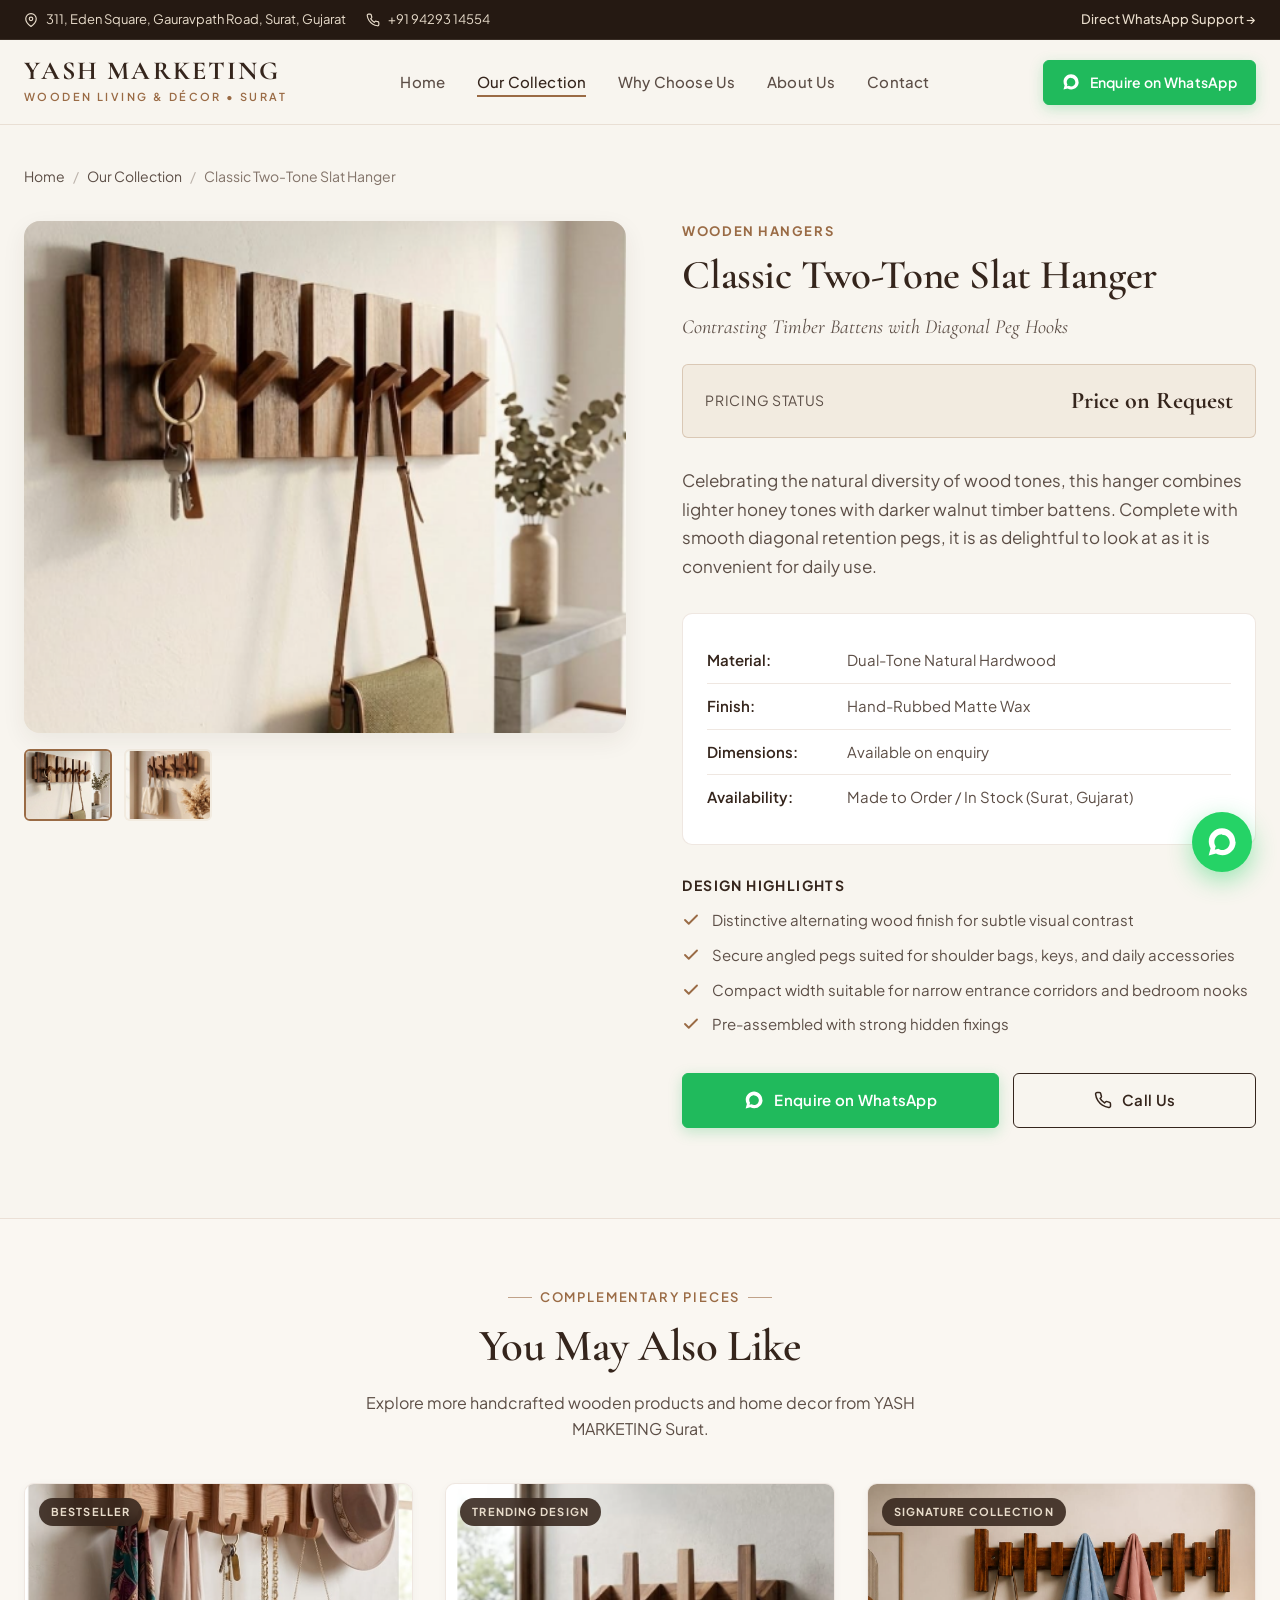
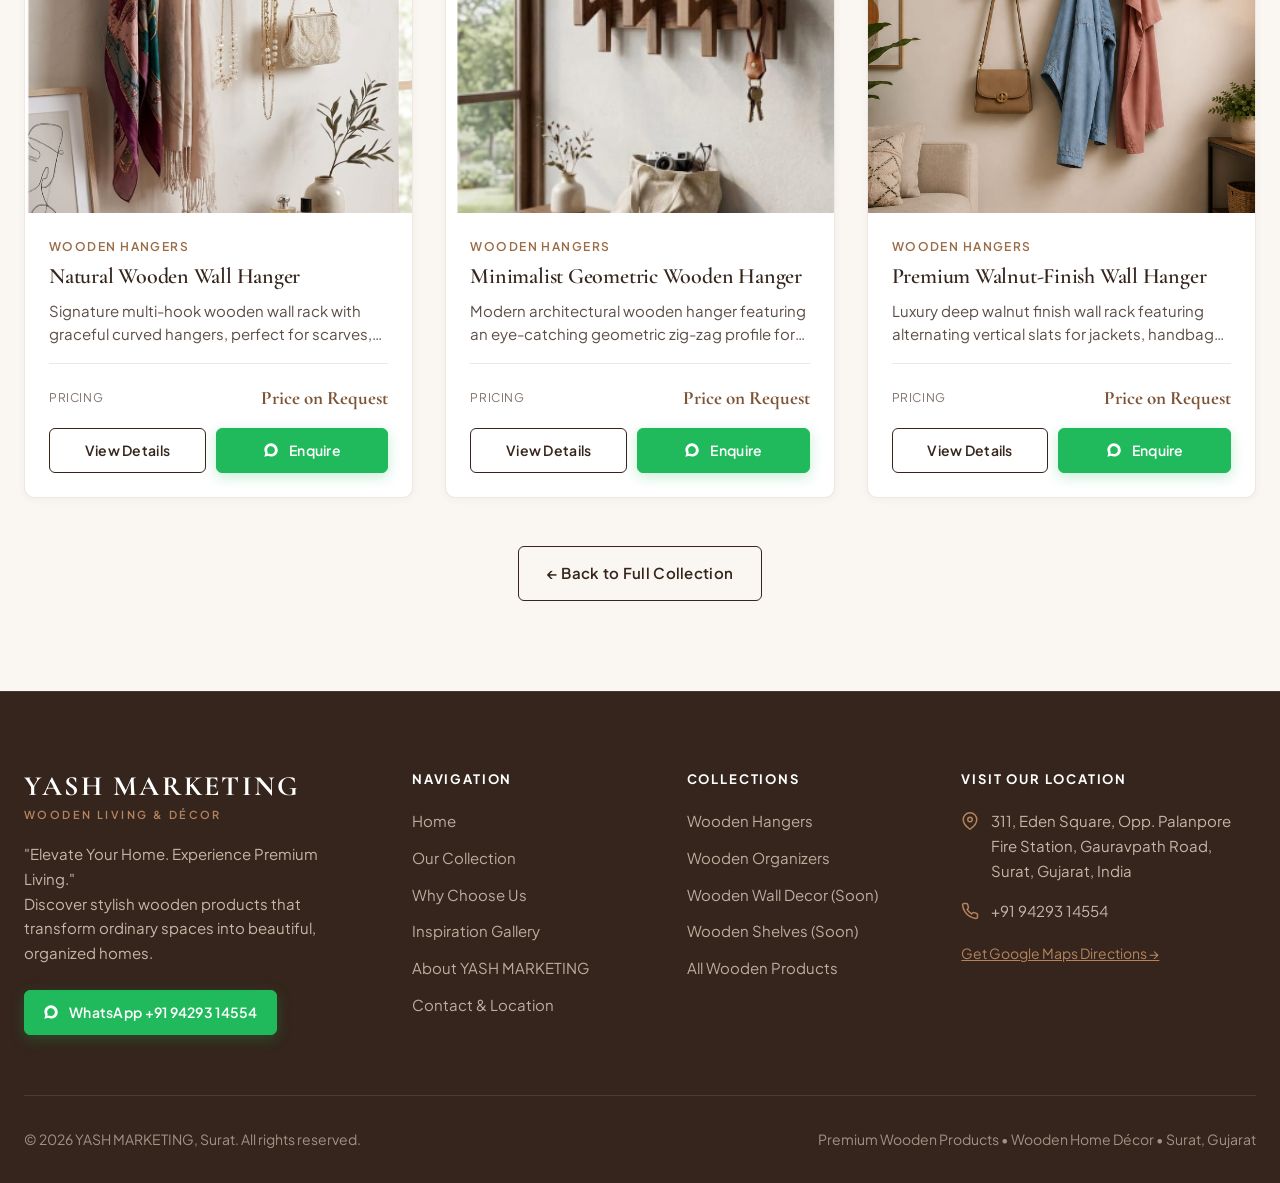
<file: products/classic-two-tone-slat-hanger.html>
<!DOCTYPE html>
<html lang="en">
<head>
  <meta charset="UTF-8" />
  <meta name="viewport" content="width=device-width, initial-scale=1.0" />
  
  <!-- Primary Meta Tags -->
  <title>Classic Two-Tone Slat Hanger | Wooden Wall Hooks Surat | YASH MARKETING</title>
  <meta name="title" content="Classic Two-Tone Slat Hanger | Wooden Wall Hooks Surat | YASH MARKETING" />
  <meta name="description" content="Hand-assembled dual tone wooden slat hanger with diagonal peg hooks. Decorative wooden home decor piece from YASH MARKETING Surat, Gujarat." />
  <meta name="keywords" content="Classic Two-Tone Slat Hanger, Wooden products in Surat, Premium wooden products, Wooden home decor, Wooden wall hangers, Wooden interior decor, YASH MARKETING Surat, Gujarat" />
  <meta name="author" content="YASH MARKETING" />
  <meta name="robots" content="index, follow" />
  <link rel="canonical" href="https://aneridudharejiya.github.io/Wooden-shop-website/products/classic-two-tone-slat-hanger.html" />

  <!-- Open Graph / Facebook -->
  <meta property="og:type" content="product" />
  <meta property="og:site_name" content="YASH MARKETING" />
  <meta property="og:url" content="https://aneridudharejiya.github.io/Wooden-shop-website/products/classic-two-tone-slat-hanger.html" />
  <meta property="og:title" content="Classic Two-Tone Slat Hanger | Wooden Wall Hooks Surat | YASH MARKETING" />
  <meta property="og:description" content="Hand-assembled dual tone wooden slat hanger with diagonal peg hooks. Decorative wooden home decor piece from YASH MARKETING Surat, Gujarat." />
  <meta property="og:image" content="https://aneridudharejiya.github.io/Wooden-shop-website/assets/images/wooden-hanger-modern-slat.jpg" />

  <!-- Twitter -->
  <meta property="twitter:card" content="summary_large_image" />
  <meta property="twitter:url" content="https://aneridudharejiya.github.io/Wooden-shop-website/products/classic-two-tone-slat-hanger.html" />
  <meta property="twitter:title" content="Classic Two-Tone Slat Hanger | Wooden Wall Hooks Surat | YASH MARKETING" />
  <meta property="twitter:description" content="Hand-assembled dual tone wooden slat hanger with diagonal peg hooks. Decorative wooden home decor piece from YASH MARKETING Surat, Gujarat." />
  <meta property="twitter:image" content="https://aneridudharejiya.github.io/Wooden-shop-website/assets/images/wooden-hanger-modern-slat.jpg" />

  <!-- Stylesheet -->
  <link rel="stylesheet" href="../css/styles.css" />

  <!-- Structured Data: JSON-LD Product & Breadcrumbs -->
  <script type="application/ld+json">
  {
    "@context": "https://schema.org",
    "@type": "Product",
    "name": "Classic Two-Tone Slat Hanger",
    "image": "https://aneridudharejiya.github.io/Wooden-shop-website/assets/images/wooden-hanger-modern-slat.jpg",
    "description": "Celebrating the natural diversity of wood tones, this hanger combines lighter honey tones with darker walnut timber battens. Complete with smooth diagonal retention pegs, it is as delightful to look at as it is convenient for daily use.",
    "category": "Wooden Hangers",
    "brand": {
      "@type": "Brand",
      "name": "YASH MARKETING"
    },
    "offers": {
      "@type": "Offer",
      "url": "https://aneridudharejiya.github.io/Wooden-shop-website/products/classic-two-tone-slat-hanger.html",
      "priceCurrency": "INR",
      "price": "0",
      "priceValidUntil": "2027-12-31",
      "availability": "https://schema.org/InStock",
      "itemCondition": "https://schema.org/NewCondition",
      "seller": {
        "@type": "HomeGoodsStore",
        "name": "YASH MARKETING",
        "telephone": "+91 94293 14554",
        "address": {
          "@type": "PostalAddress",
          "streetAddress": "311, Eden Square, Opp. Palanpore Fire Station, Gauravpath Road",
          "addressLocality": "Surat",
          "addressRegion": "Gujarat",
          "postalCode": "395009",
          "addressCountry": "IN"
        }
      }
    }
  }
  </script>
  <script type="application/ld+json">
  {
    "@context": "https://schema.org",
    "@type": "BreadcrumbList",
    "itemListElement": [
      {
        "@type": "ListItem",
        "position": 1,
        "name": "Home",
        "item": "https://aneridudharejiya.github.io/Wooden-shop-website/index.html"
      },
      {
        "@type": "ListItem",
        "position": 2,
        "name": "Our Collection",
        "item": "https://aneridudharejiya.github.io/Wooden-shop-website/collection.html"
      },
      {
        "@type": "ListItem",
        "position": 3,
        "name": "Classic Two-Tone Slat Hanger",
        "item": "https://aneridudharejiya.github.io/Wooden-shop-website/products/classic-two-tone-slat-hanger.html"
      }
    ]
  }
  </script>
</head>
<body>

  <!-- Top Notification Bar -->
  <div class="top-bar">
    <div class="container">
      <div class="top-bar-left">
        <div class="top-bar-item">
          <svg width="14" height="14" viewBox="0 0 24 24" fill="none" stroke="currentColor" stroke-width="2" stroke-linecap="round" stroke-linejoin="round">
            <path d="M21 10c0 7-9 13-9 13s-9-6-9-13a9 9 0 0 1 18 0z"></path>
            <circle cx="12" cy="10" r="3"></circle>
          </svg>
          <span>311, Eden Square, Gauravpath Road, Surat, Gujarat</span>
        </div>
        <div class="top-bar-item hide-mobile">
          <svg width="14" height="14" viewBox="0 0 24 24" fill="none" stroke="currentColor" stroke-width="2" stroke-linecap="round" stroke-linejoin="round">
            <path d="M22 16.92v3a2 2 0 0 1-2.18 2 19.79 19.79 0 0 1-8.63-3.07 19.5 19.5 0 0 1-6-6 19.79 19.79 0 0 1-3.07-8.67A2 2 0 0 1 4.11 2h3a2 2 0 0 1 2 1.72 12.84 12.84 0 0 0 .7 2.81 2 2 0 0 1-.45 2.11L8.09 9.91a16 16 0 0 0 6 6l1.27-1.27a2 2 0 0 1 2.11-.45 12.84 12.84 0 0 0 2.81.7A2 2 0 0 1 22 16.92z"></path>
          </svg>
          <a href="tel:919429314554">+91 94293 14554</a>
        </div>
      </div>
      <div class="top-bar-right">
        <a href="https://wa.me/919429314554" target="_blank" rel="noopener noreferrer" style="color: var(--warm-beige); font-weight: 500;">
          Direct WhatsApp Support &rarr;
        </a>
      </div>
    </div>
  </div>

  <!-- Navigation Header -->
  <header class="header">
    <div class="container">
      <nav class="navbar" aria-label="Main Navigation">
        <a href="../index.html" class="brand-logo" aria-label="YASH MARKETING Home">
          <span class="brand-title">YASH MARKETING</span>
          <span class="brand-subtitle">Wooden Living &amp; Décor &bull; Surat</span>
        </a>

        <ul class="nav-menu">
          <li><a href="../index.html" class="nav-link">Home</a></li>
          <li><a href="../collection.html" class="nav-link active">Our Collection</a></li>
          <li><a href="../index.html#benefits" class="nav-link">Why Choose Us</a></li>
          <li><a href="../index.html#about" class="nav-link">About Us</a></li>
          <li><a href="../index.html#contact" class="nav-link">Contact</a></li>
          <li class="mobile-menu-cta" style="display: none;">
            <a href="https://wa.me/919429314554" target="_blank" rel="noopener noreferrer" class="btn btn-whatsapp btn-block">
              <svg width="18" height="18" viewBox="0 0 24 24" fill="currentColor">
                <path d="M12.031 6.172c-3.181 0-5.767 2.586-5.768 5.766-.001 1.298.38 2.27 1.019 3.287l-.711 2.598 2.664-.698c.969.584 1.961.949 2.796.949 3.178 0 5.767-2.587 5.767-5.766.001-3.182-2.585-5.769-5.767-5.769zm10.218 5.766c.001 5.485-4.457 9.945-9.947 9.945-1.741 0-3.371-.453-4.793-1.246l-5.509 1.443 1.472-5.378c-.89-1.473-1.405-3.2-1.405-5.044 0-5.484 4.458-9.945 9.947-9.945 5.488 0 9.947 4.461 9.947 9.945z"/>
              </svg>
              Enquire on WhatsApp
            </a>
          </li>
        </ul>

        <div class="nav-actions">
          <a href="https://wa.me/919429314554" target="_blank" rel="noopener noreferrer" class="btn btn-whatsapp btn-sm" aria-label="Enquire on WhatsApp">
            <svg width="18" height="18" viewBox="0 0 24 24" fill="currentColor">
              <path d="M12.031 6.172c-3.181 0-5.767 2.586-5.768 5.766-.001 1.298.38 2.27 1.019 3.287l-.711 2.598 2.664-.698c.969.584 1.961.949 2.796.949 3.178 0 5.767-2.587 5.767-5.766.001-3.182-2.585-5.769-5.767-5.769zm10.218 5.766c.001 5.485-4.457 9.945-9.947 9.945-1.741 0-3.371-.453-4.793-1.246l-5.509 1.443 1.472-5.378c-.89-1.473-1.405-3.2-1.405-5.044 0-5.484 4.458-9.945 9.947-9.945 5.488 0 9.947 4.461 9.947 9.945z"/>
            </svg>
            <span>Enquire on WhatsApp</span>
          </a>
          <button class="mobile-toggle" aria-label="Toggle navigation menu">
            <span></span>
            <span></span>
            <span></span>
          </button>
        </div>
      </nav>
    </div>
  </header>
  <div class="mobile-menu-overlay"></div>

  <!-- Product Detail Section -->
  <main class="product-detail-section">
    <div class="container">
      <nav class="breadcrumbs" aria-label="Breadcrumb">
        <a href="../index.html">Home</a>
        <span class="sep">/</span>
        <a href="../collection.html">Our Collection</a>
        <span class="sep">/</span>
        <span aria-current="page">Classic Two-Tone Slat Hanger</span>
      </nav>

      <div class="product-detail-grid">
        <!-- Media Showcase -->
        <div class="detail-gallery-box">
          <div class="detail-gallery-main">
            <img id="main-product-img" src="../assets/images/wooden-hanger-modern-slat.jpg" alt="Classic Two-Tone Slat Hanger - Handcrafted wooden product by YASH MARKETING Surat, Gujarat" />
          </div>
          <div class="detail-gallery-thumbs">
              <div class="thumb-item active" data-src="../assets/images/wooden-hanger-modern-slat.jpg">
                <img src="../assets/images/wooden-hanger-modern-slat.jpg" alt="Classic Two-Tone Slat Hanger view 1" />
              </div>
              <div class="thumb-item " data-src="../assets/images/wooden-hanger-slat-tote.jpg">
                <img src="../assets/images/wooden-hanger-slat-tote.jpg" alt="Classic Two-Tone Slat Hanger view 2" />
              </div></div>
        </div>

        <!-- Information & Actions -->
        <div class="detail-info">
          <span class="detail-category-badge">Wooden Hangers</span>
          <h1 class="detail-title">Classic Two-Tone Slat Hanger</h1>
          <p class="detail-tagline">Contrasting Timber Battens with Diagonal Peg Hooks</p>

          <div class="detail-price-box">
            <span class="detail-price-label">Pricing Status</span>
            <span class="detail-price-amount">Price on Request</span>
          </div>

          <p class="detail-description">Celebrating the natural diversity of wood tones, this hanger combines lighter honey tones with darker walnut timber battens. Complete with smooth diagonal retention pegs, it is as delightful to look at as it is convenient for daily use.</p>

          <!-- Specifications Table -->
          <div class="detail-specs-list">
            <div class="spec-row">
              <span class="spec-label">Material:</span>
              <span class="spec-val">Dual-Tone Natural Hardwood</span>
            </div>
            <div class="spec-row">
              <span class="spec-label">Finish:</span>
              <span class="spec-val">Hand-Rubbed Matte Wax</span>
            </div>
            <div class="spec-row">
              <span class="spec-label">Dimensions:</span>
              <span class="spec-val">Available on enquiry</span>
            </div>
            <div class="spec-row">
              <span class="spec-label">Availability:</span>
              <span class="spec-val">Made to Order / In Stock (Surat, Gujarat)</span>
            </div>
          </div>

          <!-- Key Design Highlights -->
          <div class="detail-features-list">
            <h4>Design Highlights</h4>
            <ul>
              
              <li>
                <svg width="18" height="18" viewBox="0 0 24 24" fill="none" stroke="currentColor" stroke-width="2.5" stroke-linecap="round" stroke-linejoin="round">
                  <polyline points="20 6 9 17 4 12"></polyline>
                </svg>
                <span>Distinctive alternating wood finish for subtle visual contrast</span>
              </li>
              <li>
                <svg width="18" height="18" viewBox="0 0 24 24" fill="none" stroke="currentColor" stroke-width="2.5" stroke-linecap="round" stroke-linejoin="round">
                  <polyline points="20 6 9 17 4 12"></polyline>
                </svg>
                <span>Secure angled pegs suited for shoulder bags, keys, and daily accessories</span>
              </li>
              <li>
                <svg width="18" height="18" viewBox="0 0 24 24" fill="none" stroke="currentColor" stroke-width="2.5" stroke-linecap="round" stroke-linejoin="round">
                  <polyline points="20 6 9 17 4 12"></polyline>
                </svg>
                <span>Compact width suitable for narrow entrance corridors and bedroom nooks</span>
              </li>
              <li>
                <svg width="18" height="18" viewBox="0 0 24 24" fill="none" stroke="currentColor" stroke-width="2.5" stroke-linecap="round" stroke-linejoin="round">
                  <polyline points="20 6 9 17 4 12"></polyline>
                </svg>
                <span>Pre-assembled with strong hidden fixings</span>
              </li>
            </ul>
          </div>

          <!-- CTA Buttons -->
          <div class="detail-cta-row">
            <a href="https://wa.me/919429314554?text=Hello%20YASH%20MARKETING%2C%20I%20am%20interested%20in%20the%20Classic%20Two-Tone%20Slat%20Hanger.%20Please%20share%20its%20price%2C%20available%20designs%2C%20and%20product%20details." target="_blank" rel="noopener noreferrer" class="btn btn-whatsapp" style="flex: 1.4;" aria-label="Enquire for Classic Two-Tone Slat Hanger on WhatsApp">
              <svg width="20" height="20" viewBox="0 0 24 24" fill="currentColor">
                <path d="M12.031 6.172c-3.181 0-5.767 2.586-5.768 5.766-.001 1.298.38 2.27 1.019 3.287l-.711 2.598 2.664-.698c.969.584 1.961.949 2.796.949 3.178 0 5.767-2.587 5.767-5.766.001-3.182-2.585-5.769-5.767-5.769zm10.218 5.766c.001 5.485-4.457 9.945-9.947 9.945-1.741 0-3.371-.453-4.793-1.246l-5.509 1.443 1.472-5.378c-.89-1.473-1.405-3.2-1.405-5.044 0-5.484 4.458-9.945 9.947-9.945 5.488 0 9.947 4.461 9.947 9.945z"/>
              </svg>
              Enquire on WhatsApp
            </a>
            <a href="tel:919429314554" class="btn btn-outline" style="flex: 1;">
              <svg width="18" height="18" viewBox="0 0 24 24" fill="none" stroke="currentColor" stroke-width="2" stroke-linecap="round" stroke-linejoin="round">
                <path d="M22 16.92v3a2 2 0 0 1-2.18 2 19.79 19.79 0 0 1-8.63-3.07 19.5 19.5 0 0 1-6-6 19.79 19.79 0 0 1-3.07-8.67A2 2 0 0 1 4.11 2h3a2 2 0 0 1 2 1.72 12.84 12.84 0 0 0 .7 2.81 2 2 0 0 1-.45 2.11L8.09 9.91a16 16 0 0 0 6 6l1.27-1.27a2 2 0 0 1 2.11-.45 12.84 12.84 0 0 0 2.81.7A2 2 0 0 1 22 16.92z"></path>
              </svg>
              Call Us
            </a>
          </div>
        </div>
      </div>
    </div>
  </main>

  <!-- Related Products Section -->
  <section class="related-products-section">
    <div class="container">
      <div class="section-header text-center" style="margin-bottom: 40px;">
        <span class="section-eyebrow">Complementary Pieces</span>
        <h2 class="section-title">You May Also Like</h2>
        <p class="section-description">Explore more handcrafted wooden products and home decor from YASH MARKETING Surat.</p>
      </div>

      <div class="products-grid">
        
        <article class="product-card" data-category="Wooden Hangers">
          <div class="product-card-image">
            <a href="natural-wooden-wall-hanger.html" aria-label="View details of Natural Wooden Wall Hanger - YASH MARKETING Surat">
              <img src="../assets/images/wooden-hanger-natural.jpg" alt="Natural Wooden Wall Hanger - Handcrafted wooden home decor Surat" loading="lazy" />
            </a>
            <span class="product-badge">Bestseller</span>
          </div>
          <div class="product-card-content">
            <span class="product-category-tag">Wooden Hangers</span>
            <h3 class="product-card-title"><a href="natural-wooden-wall-hanger.html">Natural Wooden Wall Hanger</a></h3>
            <p class="product-card-desc">Signature multi-hook wooden wall rack with graceful curved hangers, perfect for scarves, hats, jewelry, and everyday accessories.</p>
            <div class="product-card-footer">
              <div class="product-price-row">
                <span class="product-price-label">Pricing</span>
                <span class="product-price-val">Price on Request</span>
              </div>
              <div class="product-card-buttons">
                <a href="natural-wooden-wall-hanger.html" class="btn btn-outline btn-sm">View Details</a>
                <a href="https://wa.me/919429314554?text=Hello%20YASH%20MARKETING%2C%20I%20am%20interested%20in%20the%20Natural%20Wooden%20Wall%20Hanger.%20Please%20share%20its%20price%2C%20available%20designs%2C%20and%20product%20details." target="_blank" rel="noopener noreferrer" class="btn btn-whatsapp btn-sm">
                  <svg width="16" height="16" viewBox="0 0 24 24" fill="currentColor">
                    <path d="M12.031 6.172c-3.181 0-5.767 2.586-5.768 5.766-.001 1.298.38 2.27 1.019 3.287l-.711 2.598 2.664-.698c.969.584 1.961.949 2.796.949 3.178 0 5.767-2.587 5.767-5.766.001-3.182-2.585-5.769-5.767-5.769zm10.218 5.766c.001 5.485-4.457 9.945-9.947 9.945-1.741 0-3.371-.453-4.793-1.246l-5.509 1.443 1.472-5.378c-.89-1.473-1.405-3.2-1.405-5.044 0-5.484 4.458-9.945 9.947-9.945 5.488 0 9.947 4.461 9.947 9.945z"/>
                  </svg>
                  Enquire
                </a>
              </div>
            </div>
          </div>
        </article>
        <article class="product-card" data-category="Wooden Hangers">
          <div class="product-card-image">
            <a href="minimalist-geometric-wooden-hanger.html" aria-label="View details of Minimalist Geometric Wooden Hanger - YASH MARKETING Surat">
              <img src="../assets/images/wooden-hanger-geometric.jpg" alt="Minimalist Geometric Wooden Hanger - Handcrafted wooden home decor Surat" loading="lazy" />
            </a>
            <span class="product-badge">Trending Design</span>
          </div>
          <div class="product-card-content">
            <span class="product-category-tag">Wooden Hangers</span>
            <h3 class="product-card-title"><a href="minimalist-geometric-wooden-hanger.html">Minimalist Geometric Wooden Hanger</a></h3>
            <p class="product-card-desc">Modern architectural wooden hanger featuring an eye-catching geometric zig-zag profile for contemporary homes.</p>
            <div class="product-card-footer">
              <div class="product-price-row">
                <span class="product-price-label">Pricing</span>
                <span class="product-price-val">Price on Request</span>
              </div>
              <div class="product-card-buttons">
                <a href="minimalist-geometric-wooden-hanger.html" class="btn btn-outline btn-sm">View Details</a>
                <a href="https://wa.me/919429314554?text=Hello%20YASH%20MARKETING%2C%20I%20am%20interested%20in%20the%20Minimalist%20Geometric%20Wooden%20Hanger.%20Please%20share%20its%20price%2C%20available%20designs%2C%20and%20product%20details." target="_blank" rel="noopener noreferrer" class="btn btn-whatsapp btn-sm">
                  <svg width="16" height="16" viewBox="0 0 24 24" fill="currentColor">
                    <path d="M12.031 6.172c-3.181 0-5.767 2.586-5.768 5.766-.001 1.298.38 2.27 1.019 3.287l-.711 2.598 2.664-.698c.969.584 1.961.949 2.796.949 3.178 0 5.767-2.587 5.767-5.766.001-3.182-2.585-5.769-5.767-5.769zm10.218 5.766c.001 5.485-4.457 9.945-9.947 9.945-1.741 0-3.371-.453-4.793-1.246l-5.509 1.443 1.472-5.378c-.89-1.473-1.405-3.2-1.405-5.044 0-5.484 4.458-9.945 9.947-9.945 5.488 0 9.947 4.461 9.947 9.945z"/>
                  </svg>
                  Enquire
                </a>
              </div>
            </div>
          </div>
        </article>
        <article class="product-card" data-category="Wooden Hangers">
          <div class="product-card-image">
            <a href="premium-walnut-finish-wall-hanger.html" aria-label="View details of Premium Walnut-Finish Wall Hanger - YASH MARKETING Surat">
              <img src="../assets/images/wooden-hanger-walnut.jpg" alt="Premium Walnut-Finish Wall Hanger - Handcrafted wooden home decor Surat" loading="lazy" />
            </a>
            <span class="product-badge">Signature Collection</span>
          </div>
          <div class="product-card-content">
            <span class="product-category-tag">Wooden Hangers</span>
            <h3 class="product-card-title"><a href="premium-walnut-finish-wall-hanger.html">Premium Walnut-Finish Wall Hanger</a></h3>
            <p class="product-card-desc">Luxury deep walnut finish wall rack featuring alternating vertical slats for jackets, handbags, and daily essentials.</p>
            <div class="product-card-footer">
              <div class="product-price-row">
                <span class="product-price-label">Pricing</span>
                <span class="product-price-val">Price on Request</span>
              </div>
              <div class="product-card-buttons">
                <a href="premium-walnut-finish-wall-hanger.html" class="btn btn-outline btn-sm">View Details</a>
                <a href="https://wa.me/919429314554?text=Hello%20YASH%20MARKETING%2C%20I%20am%20interested%20in%20the%20Premium%20Walnut-Finish%20Wall%20Hanger.%20Please%20share%20its%20price%2C%20available%20designs%2C%20and%20product%20details." target="_blank" rel="noopener noreferrer" class="btn btn-whatsapp btn-sm">
                  <svg width="16" height="16" viewBox="0 0 24 24" fill="currentColor">
                    <path d="M12.031 6.172c-3.181 0-5.767 2.586-5.768 5.766-.001 1.298.38 2.27 1.019 3.287l-.711 2.598 2.664-.698c.969.584 1.961.949 2.796.949 3.178 0 5.767-2.587 5.767-5.766.001-3.182-2.585-5.769-5.767-5.769zm10.218 5.766c.001 5.485-4.457 9.945-9.947 9.945-1.741 0-3.371-.453-4.793-1.246l-5.509 1.443 1.472-5.378c-.89-1.473-1.405-3.2-1.405-5.044 0-5.484 4.458-9.945 9.947-9.945 5.488 0 9.947 4.461 9.947 9.945z"/>
                  </svg>
                  Enquire
                </a>
              </div>
            </div>
          </div>
        </article>
      </div>

      <div class="text-center" style="margin-top: 48px;">
        <a href="../collection.html" class="btn btn-outline">
          &larr; Back to Full Collection
        </a>
      </div>
    </div>
  </section>

  <!-- Dark Walnut Footer -->
  <footer class="footer">
    <div class="container">
      <div class="footer-grid">
        <div class="footer-brand">
          <span class="brand-title">YASH MARKETING</span>
          <p class="brand-subtitle">Wooden Living &amp; Décor</p>
          <p class="tagline">
            "Elevate Your Home. Experience Premium Living."<br />
            Discover stylish wooden products that transform ordinary spaces into beautiful, organized homes.
          </p>
          <a href="https://wa.me/919429314554" target="_blank" rel="noopener noreferrer" class="btn btn-whatsapp btn-sm">
            <svg width="16" height="16" viewBox="0 0 24 24" fill="currentColor">
              <path d="M12.031 6.172c-3.181 0-5.767 2.586-5.768 5.766-.001 1.298.38 2.27 1.019 3.287l-.711 2.598 2.664-.698c.969.584 1.961.949 2.796.949 3.178 0 5.767-2.587 5.767-5.766.001-3.182-2.585-5.769-5.767-5.769zm10.218 5.766c.001 5.485-4.457 9.945-9.947 9.945-1.741 0-3.371-.453-4.793-1.246l-5.509 1.443 1.472-5.378c-.89-1.473-1.405-3.2-1.405-5.044 0-5.484 4.458-9.945 9.947-9.945 5.488 0 9.947 4.461 9.947 9.945z"/>
            </svg>
            WhatsApp +91 94293 14554
          </a>
        </div>

        <div>
          <h4 class="footer-heading">Navigation</h4>
          <div class="footer-links">
            <a href="../index.html">Home</a>
            <a href="../collection.html">Our Collection</a>
            <a href="../index.html#benefits">Why Choose Us</a>
            <a href="../index.html#gallery">Inspiration Gallery</a>
            <a href="../index.html#about">About YASH MARKETING</a>
            <a href="../index.html#contact">Contact &amp; Location</a>
          </div>
        </div>

        <div>
          <h4 class="footer-heading">Collections</h4>
          <div class="footer-links">
            <a href="../collection.html?category=wooden-hangers">Wooden Hangers</a>
            <a href="../collection.html?category=wooden-organizers">Wooden Organizers</a>
            <a href="../collection.html?category=wooden-wall-decor">Wooden Wall Decor (Soon)</a>
            <a href="../collection.html?category=wooden-shelves">Wooden Shelves (Soon)</a>
            <a href="../collection.html">All Wooden Products</a>
          </div>
        </div>

        <div>
          <h4 class="footer-heading">Visit Our Location</h4>
          <div class="footer-contact-item">
            <svg width="18" height="18" viewBox="0 0 24 24" fill="none" stroke="currentColor" stroke-width="2" stroke-linecap="round" stroke-linejoin="round">
              <path d="M21 10c0 7-9 13-9 13s-9-6-9-13a9 9 0 0 1 18 0z"></path>
              <circle cx="12" cy="10" r="3"></circle>
            </svg>
            <span>311, Eden Square, Opp. Palanpore Fire Station, Gauravpath Road, Surat, Gujarat, India</span>
          </div>
          <div class="footer-contact-item">
            <svg width="18" height="18" viewBox="0 0 24 24" fill="none" stroke="currentColor" stroke-width="2" stroke-linecap="round" stroke-linejoin="round">
              <path d="M22 16.92v3a2 2 0 0 1-2.18 2 19.79 19.79 0 0 1-8.63-3.07 19.5 19.5 0 0 1-6-6 19.79 19.79 0 0 1-3.07-8.67A2 2 0 0 1 4.11 2h3a2 2 0 0 1 2 1.72 12.84 12.84 0 0 0 .7 2.81 2 2 0 0 1-.45 2.11L8.09 9.91a16 16 0 0 0 6 6l1.27-1.27a2 2 0 0 1 2.11-.45 12.84 12.84 0 0 0 2.81.7A2 2 0 0 1 22 16.92z"></path>
            </svg>
            <a href="tel:919429314554">+91 94293 14554</a>
          </div>
          <div style="margin-top: 14px;">
            <a href="https://www.google.com/maps/search/?api=1&query=311%2C%20Eden%20Square%2C%20Opp.%20Palanpore%20Fire%20Station%2C%20Gauravpath%20Road%2C%20Surat%2C%20Gujarat" target="_blank" rel="noopener noreferrer" style="color: var(--wood-brown-light); font-size: 0.875rem; text-decoration: underline;">
              Get Google Maps Directions &rarr;
            </a>
          </div>
        </div>
      </div>

      <div class="footer-bottom">
        <p>&copy; 2026 YASH MARKETING, Surat. All rights reserved.</p>
        <p>Premium Wooden Products &bull; Wooden Home Décor &bull; Surat, Gujarat</p>
      </div>
    </div>
  </footer>

  <!-- Floating WhatsApp Quick Button -->
  <a href="https://wa.me/919429314554" target="_blank" rel="noopener noreferrer" class="floating-whatsapp" aria-label="Chat on WhatsApp with YASH MARKETING">
    <svg viewBox="0 0 24 24">
      <path d="M12.031 6.172c-3.181 0-5.767 2.586-5.768 5.766-.001 1.298.38 2.27 1.019 3.287l-.711 2.598 2.664-.698c.969.584 1.961.949 2.796.949 3.178 0 5.767-2.587 5.767-5.766.001-3.182-2.585-5.769-5.767-5.769zm10.218 5.766c.001 5.485-4.457 9.945-9.947 9.945-1.741 0-3.371-.453-4.793-1.246l-5.509 1.443 1.472-5.378c-.89-1.473-1.405-3.2-1.405-5.044 0-5.484 4.458-9.945 9.947-9.945 5.488 0 9.947 4.461 9.947 9.945z"/>
    </svg>
  </a>

  <!-- Script for thumbnails & navbar -->
  <script>
    document.addEventListener("DOMContentLoaded", () => {
      const mainImg = document.getElementById("main-product-img");
      const thumbs = document.querySelectorAll(".thumb-item");
      thumbs.forEach(thumb => {
        thumb.addEventListener("click", () => {
          thumbs.forEach(t => t.classList.remove("active"));
          thumb.classList.add("active");
          const newSrc = thumb.getAttribute("data-src");
          if (mainImg && newSrc) {
            mainImg.src = newSrc;
          }
        });
      });

      // Mobile navbar toggle
      const mobileToggle = document.querySelector(".mobile-toggle");
      const navMenu = document.querySelector(".nav-menu");
      const overlay = document.querySelector(".mobile-menu-overlay");
      if (mobileToggle && navMenu) {
        mobileToggle.addEventListener("click", () => {
          const isOpen = navMenu.classList.toggle("open");
          mobileToggle.classList.toggle("active", isOpen);
          overlay?.classList.toggle("active", isOpen);
        });
        overlay?.addEventListener("click", () => {
          navMenu.classList.remove("open");
          mobileToggle.classList.remove("active");
          overlay.classList.remove("active");
        });
      }
    });
  </script>
</body>
</html>
</file>
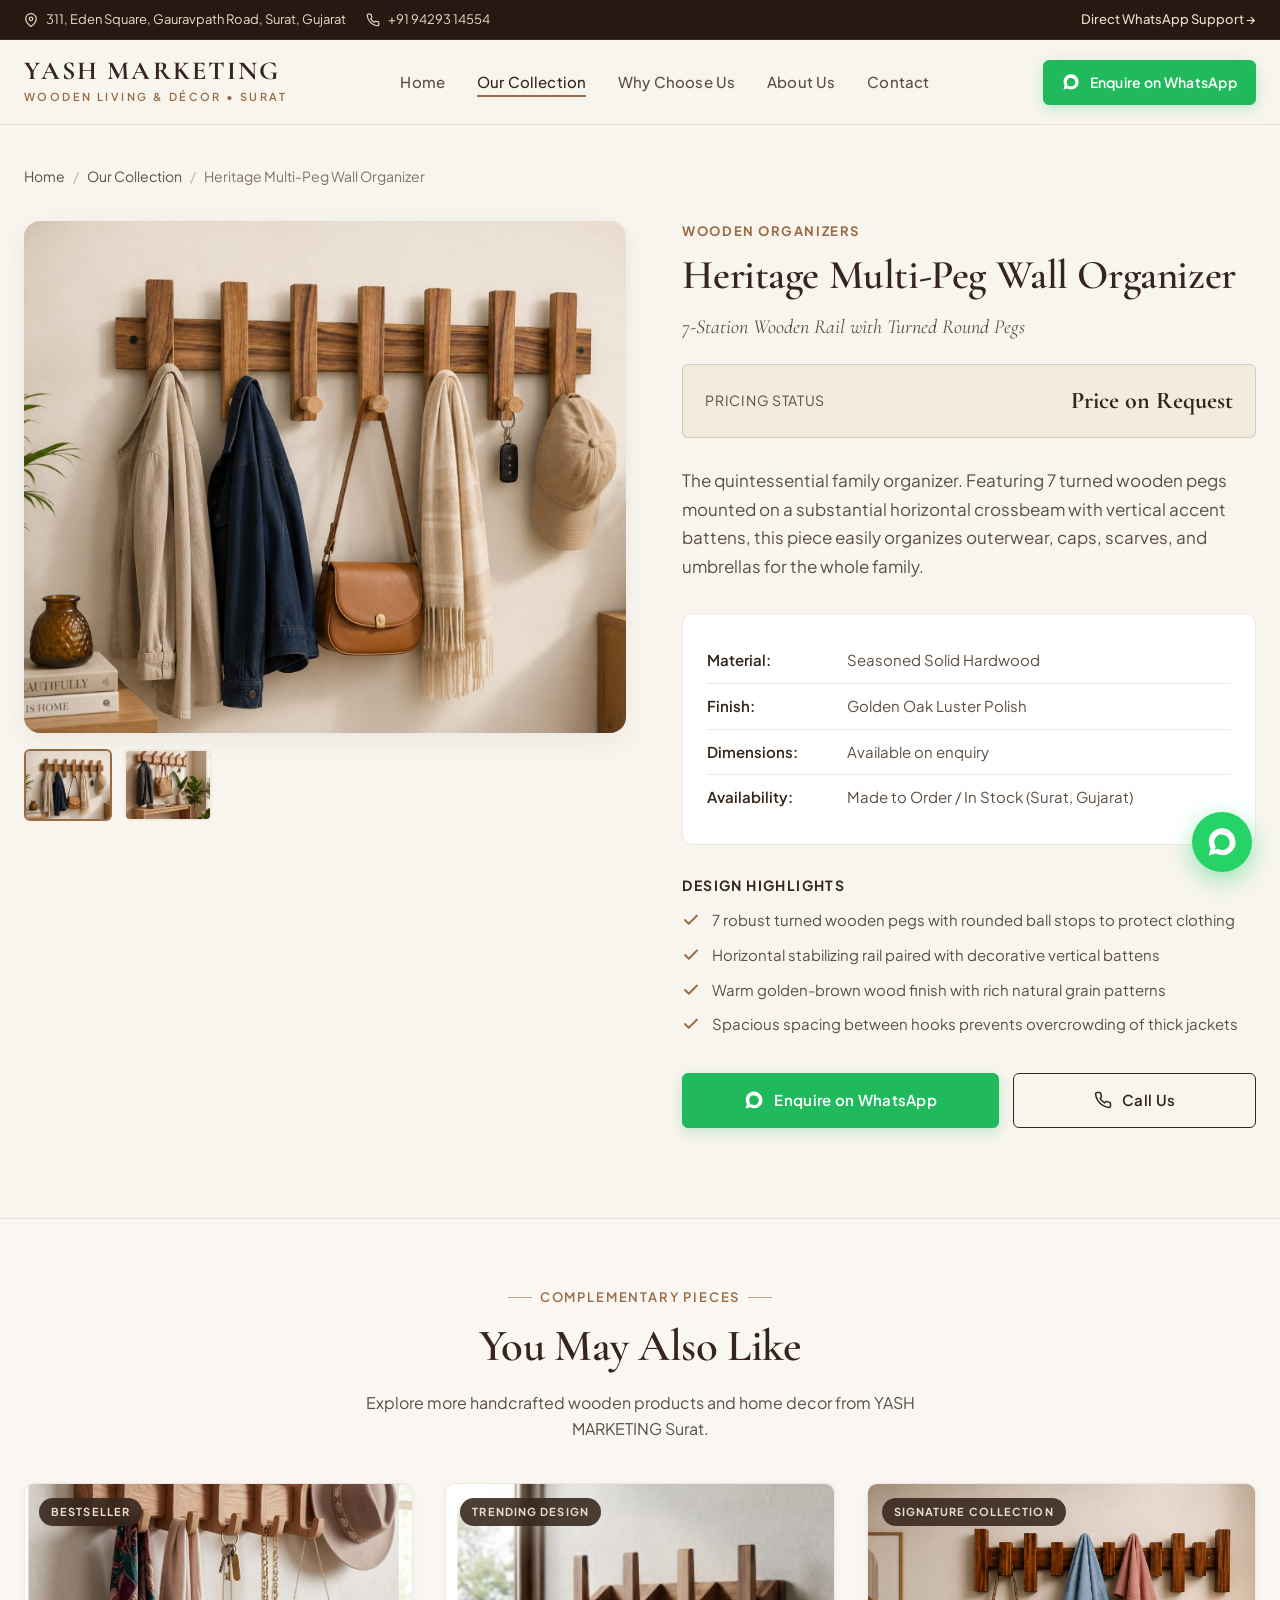
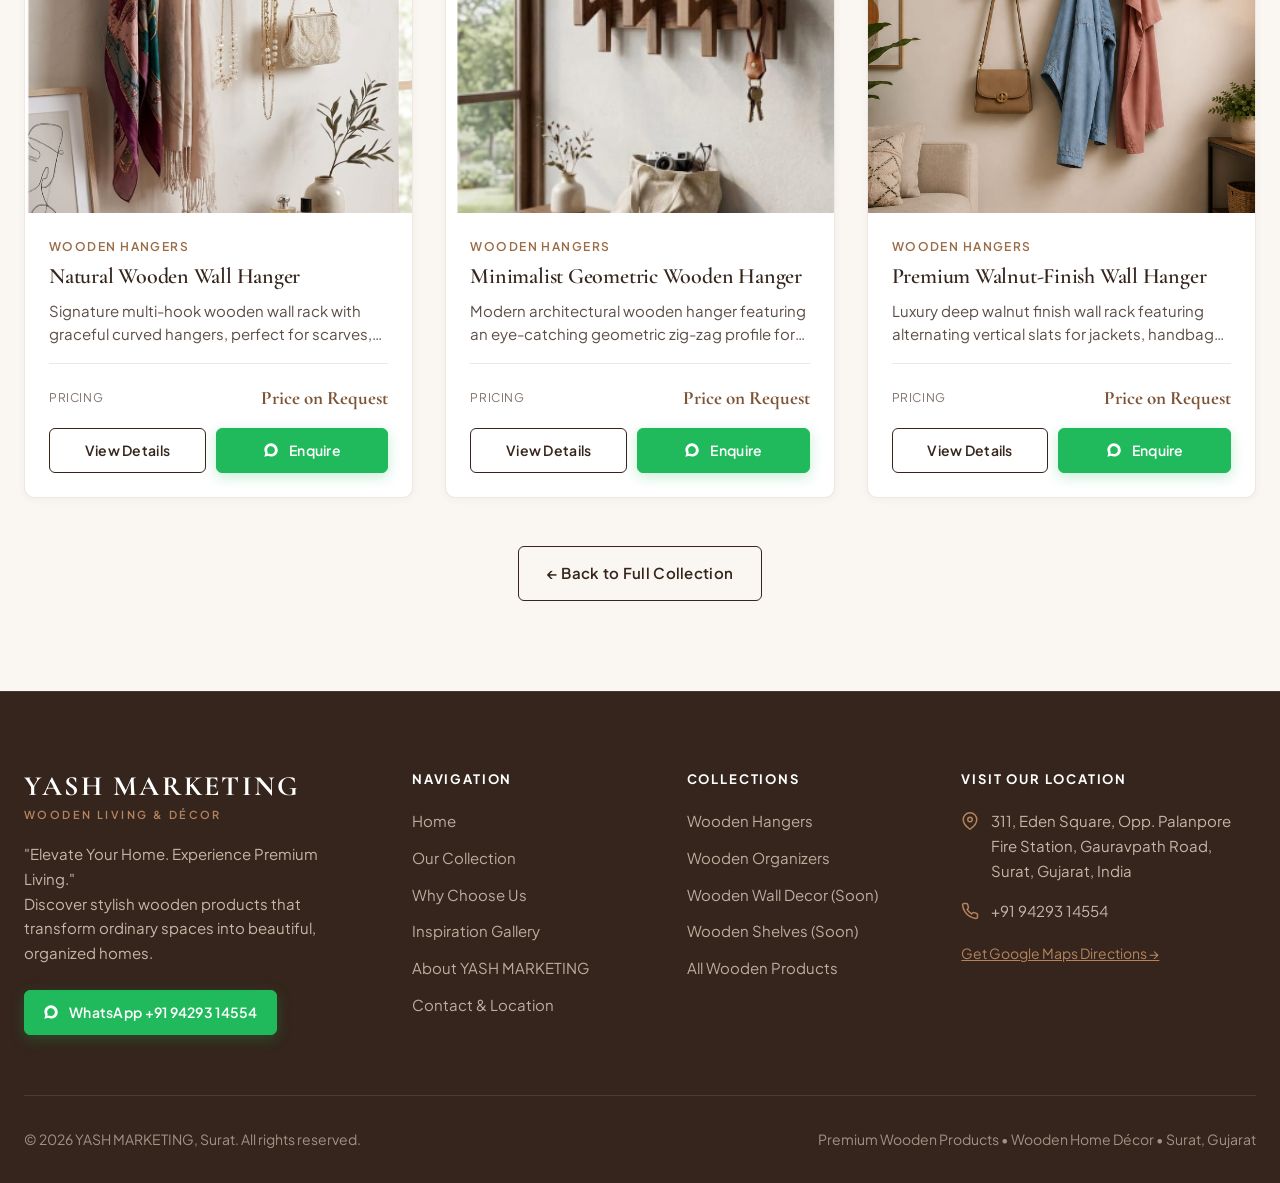
<file: products/heritage-multi-peg-wall-organizer.html>
<!DOCTYPE html>
<html lang="en">
<head>
  <meta charset="UTF-8" />
  <meta name="viewport" content="width=device-width, initial-scale=1.0" />
  
  <!-- Primary Meta Tags -->
  <title>Heritage Multi-Peg Wall Organizer | Wooden Home Decor Surat | YASH MARKETING</title>
  <meta name="title" content="Heritage Multi-Peg Wall Organizer | Wooden Home Decor Surat | YASH MARKETING" />
  <meta name="description" content="Heavy-duty 7-peg solid hardwood wall organizer for family outerwear, jackets, hats & bags. Handcrafted by YASH MARKETING Surat, Gujarat." />
  <meta name="keywords" content="Heritage Multi-Peg Wall Organizer, Wooden products in Surat, Premium wooden products, Wooden home decor, Wooden wall hangers, Wooden interior decor, YASH MARKETING Surat, Gujarat" />
  <meta name="author" content="YASH MARKETING" />
  <meta name="robots" content="index, follow" />
  <link rel="canonical" href="https://aneridudharejiya.github.io/Wooden-shop-website/products/heritage-multi-peg-wall-organizer.html" />

  <!-- Open Graph / Facebook -->
  <meta property="og:type" content="product" />
  <meta property="og:site_name" content="YASH MARKETING" />
  <meta property="og:url" content="https://aneridudharejiya.github.io/Wooden-shop-website/products/heritage-multi-peg-wall-organizer.html" />
  <meta property="og:title" content="Heritage Multi-Peg Wall Organizer | Wooden Home Decor Surat | YASH MARKETING" />
  <meta property="og:description" content="Heavy-duty 7-peg solid hardwood wall organizer for family outerwear, jackets, hats & bags. Handcrafted by YASH MARKETING Surat, Gujarat." />
  <meta property="og:image" content="https://aneridudharejiya.github.io/Wooden-shop-website/assets/images/wooden-hanger-multi-peg.jpg" />

  <!-- Twitter -->
  <meta property="twitter:card" content="summary_large_image" />
  <meta property="twitter:url" content="https://aneridudharejiya.github.io/Wooden-shop-website/products/heritage-multi-peg-wall-organizer.html" />
  <meta property="twitter:title" content="Heritage Multi-Peg Wall Organizer | Wooden Home Decor Surat | YASH MARKETING" />
  <meta property="twitter:description" content="Heavy-duty 7-peg solid hardwood wall organizer for family outerwear, jackets, hats & bags. Handcrafted by YASH MARKETING Surat, Gujarat." />
  <meta property="twitter:image" content="https://aneridudharejiya.github.io/Wooden-shop-website/assets/images/wooden-hanger-multi-peg.jpg" />

  <!-- Stylesheet -->
  <link rel="stylesheet" href="../css/styles.css" />

  <!-- Structured Data: JSON-LD Product & Breadcrumbs -->
  <script type="application/ld+json">
  {
    "@context": "https://schema.org",
    "@type": "Product",
    "name": "Heritage Multi-Peg Wall Organizer",
    "image": "https://aneridudharejiya.github.io/Wooden-shop-website/assets/images/wooden-hanger-multi-peg.jpg",
    "description": "The quintessential family organizer. Featuring 7 turned wooden pegs mounted on a substantial horizontal crossbeam with vertical accent battens, this piece easily organizes outerwear, caps, scarves, and umbrellas for the whole family.",
    "category": "Wooden Organizers",
    "brand": {
      "@type": "Brand",
      "name": "YASH MARKETING"
    },
    "offers": {
      "@type": "Offer",
      "url": "https://aneridudharejiya.github.io/Wooden-shop-website/products/heritage-multi-peg-wall-organizer.html",
      "priceCurrency": "INR",
      "price": "0",
      "priceValidUntil": "2027-12-31",
      "availability": "https://schema.org/InStock",
      "itemCondition": "https://schema.org/NewCondition",
      "seller": {
        "@type": "HomeGoodsStore",
        "name": "YASH MARKETING",
        "telephone": "+91 94293 14554",
        "address": {
          "@type": "PostalAddress",
          "streetAddress": "311, Eden Square, Opp. Palanpore Fire Station, Gauravpath Road",
          "addressLocality": "Surat",
          "addressRegion": "Gujarat",
          "postalCode": "395009",
          "addressCountry": "IN"
        }
      }
    }
  }
  </script>
  <script type="application/ld+json">
  {
    "@context": "https://schema.org",
    "@type": "BreadcrumbList",
    "itemListElement": [
      {
        "@type": "ListItem",
        "position": 1,
        "name": "Home",
        "item": "https://aneridudharejiya.github.io/Wooden-shop-website/index.html"
      },
      {
        "@type": "ListItem",
        "position": 2,
        "name": "Our Collection",
        "item": "https://aneridudharejiya.github.io/Wooden-shop-website/collection.html"
      },
      {
        "@type": "ListItem",
        "position": 3,
        "name": "Heritage Multi-Peg Wall Organizer",
        "item": "https://aneridudharejiya.github.io/Wooden-shop-website/products/heritage-multi-peg-wall-organizer.html"
      }
    ]
  }
  </script>
</head>
<body>

  <!-- Top Notification Bar -->
  <div class="top-bar">
    <div class="container">
      <div class="top-bar-left">
        <div class="top-bar-item">
          <svg width="14" height="14" viewBox="0 0 24 24" fill="none" stroke="currentColor" stroke-width="2" stroke-linecap="round" stroke-linejoin="round">
            <path d="M21 10c0 7-9 13-9 13s-9-6-9-13a9 9 0 0 1 18 0z"></path>
            <circle cx="12" cy="10" r="3"></circle>
          </svg>
          <span>311, Eden Square, Gauravpath Road, Surat, Gujarat</span>
        </div>
        <div class="top-bar-item hide-mobile">
          <svg width="14" height="14" viewBox="0 0 24 24" fill="none" stroke="currentColor" stroke-width="2" stroke-linecap="round" stroke-linejoin="round">
            <path d="M22 16.92v3a2 2 0 0 1-2.18 2 19.79 19.79 0 0 1-8.63-3.07 19.5 19.5 0 0 1-6-6 19.79 19.79 0 0 1-3.07-8.67A2 2 0 0 1 4.11 2h3a2 2 0 0 1 2 1.72 12.84 12.84 0 0 0 .7 2.81 2 2 0 0 1-.45 2.11L8.09 9.91a16 16 0 0 0 6 6l1.27-1.27a2 2 0 0 1 2.11-.45 12.84 12.84 0 0 0 2.81.7A2 2 0 0 1 22 16.92z"></path>
          </svg>
          <a href="tel:919429314554">+91 94293 14554</a>
        </div>
      </div>
      <div class="top-bar-right">
        <a href="https://wa.me/919429314554" target="_blank" rel="noopener noreferrer" style="color: var(--warm-beige); font-weight: 500;">
          Direct WhatsApp Support &rarr;
        </a>
      </div>
    </div>
  </div>

  <!-- Navigation Header -->
  <header class="header">
    <div class="container">
      <nav class="navbar" aria-label="Main Navigation">
        <a href="../index.html" class="brand-logo" aria-label="YASH MARKETING Home">
          <span class="brand-title">YASH MARKETING</span>
          <span class="brand-subtitle">Wooden Living &amp; Décor &bull; Surat</span>
        </a>

        <ul class="nav-menu">
          <li><a href="../index.html" class="nav-link">Home</a></li>
          <li><a href="../collection.html" class="nav-link active">Our Collection</a></li>
          <li><a href="../index.html#benefits" class="nav-link">Why Choose Us</a></li>
          <li><a href="../index.html#about" class="nav-link">About Us</a></li>
          <li><a href="../index.html#contact" class="nav-link">Contact</a></li>
          <li class="mobile-menu-cta" style="display: none;">
            <a href="https://wa.me/919429314554" target="_blank" rel="noopener noreferrer" class="btn btn-whatsapp btn-block">
              <svg width="18" height="18" viewBox="0 0 24 24" fill="currentColor">
                <path d="M12.031 6.172c-3.181 0-5.767 2.586-5.768 5.766-.001 1.298.38 2.27 1.019 3.287l-.711 2.598 2.664-.698c.969.584 1.961.949 2.796.949 3.178 0 5.767-2.587 5.767-5.766.001-3.182-2.585-5.769-5.767-5.769zm10.218 5.766c.001 5.485-4.457 9.945-9.947 9.945-1.741 0-3.371-.453-4.793-1.246l-5.509 1.443 1.472-5.378c-.89-1.473-1.405-3.2-1.405-5.044 0-5.484 4.458-9.945 9.947-9.945 5.488 0 9.947 4.461 9.947 9.945z"/>
              </svg>
              Enquire on WhatsApp
            </a>
          </li>
        </ul>

        <div class="nav-actions">
          <a href="https://wa.me/919429314554" target="_blank" rel="noopener noreferrer" class="btn btn-whatsapp btn-sm" aria-label="Enquire on WhatsApp">
            <svg width="18" height="18" viewBox="0 0 24 24" fill="currentColor">
              <path d="M12.031 6.172c-3.181 0-5.767 2.586-5.768 5.766-.001 1.298.38 2.27 1.019 3.287l-.711 2.598 2.664-.698c.969.584 1.961.949 2.796.949 3.178 0 5.767-2.587 5.767-5.766.001-3.182-2.585-5.769-5.767-5.769zm10.218 5.766c.001 5.485-4.457 9.945-9.947 9.945-1.741 0-3.371-.453-4.793-1.246l-5.509 1.443 1.472-5.378c-.89-1.473-1.405-3.2-1.405-5.044 0-5.484 4.458-9.945 9.947-9.945 5.488 0 9.947 4.461 9.947 9.945z"/>
            </svg>
            <span>Enquire on WhatsApp</span>
          </a>
          <button class="mobile-toggle" aria-label="Toggle navigation menu">
            <span></span>
            <span></span>
            <span></span>
          </button>
        </div>
      </nav>
    </div>
  </header>
  <div class="mobile-menu-overlay"></div>

  <!-- Product Detail Section -->
  <main class="product-detail-section">
    <div class="container">
      <nav class="breadcrumbs" aria-label="Breadcrumb">
        <a href="../index.html">Home</a>
        <span class="sep">/</span>
        <a href="../collection.html">Our Collection</a>
        <span class="sep">/</span>
        <span aria-current="page">Heritage Multi-Peg Wall Organizer</span>
      </nav>

      <div class="product-detail-grid">
        <!-- Media Showcase -->
        <div class="detail-gallery-box">
          <div class="detail-gallery-main">
            <img id="main-product-img" src="../assets/images/wooden-hanger-multi-peg.jpg" alt="Heritage Multi-Peg Wall Organizer - Handcrafted wooden product by YASH MARKETING Surat, Gujarat" />
          </div>
          <div class="detail-gallery-thumbs">
              <div class="thumb-item active" data-src="../assets/images/wooden-hanger-multi-peg.jpg">
                <img src="../assets/images/wooden-hanger-multi-peg.jpg" alt="Heritage Multi-Peg Wall Organizer view 1" />
              </div>
              <div class="thumb-item " data-src="../assets/images/wooden-hanger-entryway.jpg">
                <img src="../assets/images/wooden-hanger-entryway.jpg" alt="Heritage Multi-Peg Wall Organizer view 2" />
              </div></div>
        </div>

        <!-- Information & Actions -->
        <div class="detail-info">
          <span class="detail-category-badge">Wooden Organizers</span>
          <h1 class="detail-title">Heritage Multi-Peg Wall Organizer</h1>
          <p class="detail-tagline">7-Station Wooden Rail with Turned Round Pegs</p>

          <div class="detail-price-box">
            <span class="detail-price-label">Pricing Status</span>
            <span class="detail-price-amount">Price on Request</span>
          </div>

          <p class="detail-description">The quintessential family organizer. Featuring 7 turned wooden pegs mounted on a substantial horizontal crossbeam with vertical accent battens, this piece easily organizes outerwear, caps, scarves, and umbrellas for the whole family.</p>

          <!-- Specifications Table -->
          <div class="detail-specs-list">
            <div class="spec-row">
              <span class="spec-label">Material:</span>
              <span class="spec-val">Seasoned Solid Hardwood</span>
            </div>
            <div class="spec-row">
              <span class="spec-label">Finish:</span>
              <span class="spec-val">Golden Oak Luster Polish</span>
            </div>
            <div class="spec-row">
              <span class="spec-label">Dimensions:</span>
              <span class="spec-val">Available on enquiry</span>
            </div>
            <div class="spec-row">
              <span class="spec-label">Availability:</span>
              <span class="spec-val">Made to Order / In Stock (Surat, Gujarat)</span>
            </div>
          </div>

          <!-- Key Design Highlights -->
          <div class="detail-features-list">
            <h4>Design Highlights</h4>
            <ul>
              
              <li>
                <svg width="18" height="18" viewBox="0 0 24 24" fill="none" stroke="currentColor" stroke-width="2.5" stroke-linecap="round" stroke-linejoin="round">
                  <polyline points="20 6 9 17 4 12"></polyline>
                </svg>
                <span>7 robust turned wooden pegs with rounded ball stops to protect clothing</span>
              </li>
              <li>
                <svg width="18" height="18" viewBox="0 0 24 24" fill="none" stroke="currentColor" stroke-width="2.5" stroke-linecap="round" stroke-linejoin="round">
                  <polyline points="20 6 9 17 4 12"></polyline>
                </svg>
                <span>Horizontal stabilizing rail paired with decorative vertical battens</span>
              </li>
              <li>
                <svg width="18" height="18" viewBox="0 0 24 24" fill="none" stroke="currentColor" stroke-width="2.5" stroke-linecap="round" stroke-linejoin="round">
                  <polyline points="20 6 9 17 4 12"></polyline>
                </svg>
                <span>Warm golden-brown wood finish with rich natural grain patterns</span>
              </li>
              <li>
                <svg width="18" height="18" viewBox="0 0 24 24" fill="none" stroke="currentColor" stroke-width="2.5" stroke-linecap="round" stroke-linejoin="round">
                  <polyline points="20 6 9 17 4 12"></polyline>
                </svg>
                <span>Spacious spacing between hooks prevents overcrowding of thick jackets</span>
              </li>
            </ul>
          </div>

          <!-- CTA Buttons -->
          <div class="detail-cta-row">
            <a href="https://wa.me/919429314554?text=Hello%20YASH%20MARKETING%2C%20I%20am%20interested%20in%20the%20Heritage%20Multi-Peg%20Wall%20Organizer.%20Please%20share%20its%20price%2C%20available%20designs%2C%20and%20product%20details." target="_blank" rel="noopener noreferrer" class="btn btn-whatsapp" style="flex: 1.4;" aria-label="Enquire for Heritage Multi-Peg Wall Organizer on WhatsApp">
              <svg width="20" height="20" viewBox="0 0 24 24" fill="currentColor">
                <path d="M12.031 6.172c-3.181 0-5.767 2.586-5.768 5.766-.001 1.298.38 2.27 1.019 3.287l-.711 2.598 2.664-.698c.969.584 1.961.949 2.796.949 3.178 0 5.767-2.587 5.767-5.766.001-3.182-2.585-5.769-5.767-5.769zm10.218 5.766c.001 5.485-4.457 9.945-9.947 9.945-1.741 0-3.371-.453-4.793-1.246l-5.509 1.443 1.472-5.378c-.89-1.473-1.405-3.2-1.405-5.044 0-5.484 4.458-9.945 9.947-9.945 5.488 0 9.947 4.461 9.947 9.945z"/>
              </svg>
              Enquire on WhatsApp
            </a>
            <a href="tel:919429314554" class="btn btn-outline" style="flex: 1;">
              <svg width="18" height="18" viewBox="0 0 24 24" fill="none" stroke="currentColor" stroke-width="2" stroke-linecap="round" stroke-linejoin="round">
                <path d="M22 16.92v3a2 2 0 0 1-2.18 2 19.79 19.79 0 0 1-8.63-3.07 19.5 19.5 0 0 1-6-6 19.79 19.79 0 0 1-3.07-8.67A2 2 0 0 1 4.11 2h3a2 2 0 0 1 2 1.72 12.84 12.84 0 0 0 .7 2.81 2 2 0 0 1-.45 2.11L8.09 9.91a16 16 0 0 0 6 6l1.27-1.27a2 2 0 0 1 2.11-.45 12.84 12.84 0 0 0 2.81.7A2 2 0 0 1 22 16.92z"></path>
              </svg>
              Call Us
            </a>
          </div>
        </div>
      </div>
    </div>
  </main>

  <!-- Related Products Section -->
  <section class="related-products-section">
    <div class="container">
      <div class="section-header text-center" style="margin-bottom: 40px;">
        <span class="section-eyebrow">Complementary Pieces</span>
        <h2 class="section-title">You May Also Like</h2>
        <p class="section-description">Explore more handcrafted wooden products and home decor from YASH MARKETING Surat.</p>
      </div>

      <div class="products-grid">
        
        <article class="product-card" data-category="Wooden Hangers">
          <div class="product-card-image">
            <a href="natural-wooden-wall-hanger.html" aria-label="View details of Natural Wooden Wall Hanger - YASH MARKETING Surat">
              <img src="../assets/images/wooden-hanger-natural.jpg" alt="Natural Wooden Wall Hanger - Handcrafted wooden home decor Surat" loading="lazy" />
            </a>
            <span class="product-badge">Bestseller</span>
          </div>
          <div class="product-card-content">
            <span class="product-category-tag">Wooden Hangers</span>
            <h3 class="product-card-title"><a href="natural-wooden-wall-hanger.html">Natural Wooden Wall Hanger</a></h3>
            <p class="product-card-desc">Signature multi-hook wooden wall rack with graceful curved hangers, perfect for scarves, hats, jewelry, and everyday accessories.</p>
            <div class="product-card-footer">
              <div class="product-price-row">
                <span class="product-price-label">Pricing</span>
                <span class="product-price-val">Price on Request</span>
              </div>
              <div class="product-card-buttons">
                <a href="natural-wooden-wall-hanger.html" class="btn btn-outline btn-sm">View Details</a>
                <a href="https://wa.me/919429314554?text=Hello%20YASH%20MARKETING%2C%20I%20am%20interested%20in%20the%20Natural%20Wooden%20Wall%20Hanger.%20Please%20share%20its%20price%2C%20available%20designs%2C%20and%20product%20details." target="_blank" rel="noopener noreferrer" class="btn btn-whatsapp btn-sm">
                  <svg width="16" height="16" viewBox="0 0 24 24" fill="currentColor">
                    <path d="M12.031 6.172c-3.181 0-5.767 2.586-5.768 5.766-.001 1.298.38 2.27 1.019 3.287l-.711 2.598 2.664-.698c.969.584 1.961.949 2.796.949 3.178 0 5.767-2.587 5.767-5.766.001-3.182-2.585-5.769-5.767-5.769zm10.218 5.766c.001 5.485-4.457 9.945-9.947 9.945-1.741 0-3.371-.453-4.793-1.246l-5.509 1.443 1.472-5.378c-.89-1.473-1.405-3.2-1.405-5.044 0-5.484 4.458-9.945 9.947-9.945 5.488 0 9.947 4.461 9.947 9.945z"/>
                  </svg>
                  Enquire
                </a>
              </div>
            </div>
          </div>
        </article>
        <article class="product-card" data-category="Wooden Hangers">
          <div class="product-card-image">
            <a href="minimalist-geometric-wooden-hanger.html" aria-label="View details of Minimalist Geometric Wooden Hanger - YASH MARKETING Surat">
              <img src="../assets/images/wooden-hanger-geometric.jpg" alt="Minimalist Geometric Wooden Hanger - Handcrafted wooden home decor Surat" loading="lazy" />
            </a>
            <span class="product-badge">Trending Design</span>
          </div>
          <div class="product-card-content">
            <span class="product-category-tag">Wooden Hangers</span>
            <h3 class="product-card-title"><a href="minimalist-geometric-wooden-hanger.html">Minimalist Geometric Wooden Hanger</a></h3>
            <p class="product-card-desc">Modern architectural wooden hanger featuring an eye-catching geometric zig-zag profile for contemporary homes.</p>
            <div class="product-card-footer">
              <div class="product-price-row">
                <span class="product-price-label">Pricing</span>
                <span class="product-price-val">Price on Request</span>
              </div>
              <div class="product-card-buttons">
                <a href="minimalist-geometric-wooden-hanger.html" class="btn btn-outline btn-sm">View Details</a>
                <a href="https://wa.me/919429314554?text=Hello%20YASH%20MARKETING%2C%20I%20am%20interested%20in%20the%20Minimalist%20Geometric%20Wooden%20Hanger.%20Please%20share%20its%20price%2C%20available%20designs%2C%20and%20product%20details." target="_blank" rel="noopener noreferrer" class="btn btn-whatsapp btn-sm">
                  <svg width="16" height="16" viewBox="0 0 24 24" fill="currentColor">
                    <path d="M12.031 6.172c-3.181 0-5.767 2.586-5.768 5.766-.001 1.298.38 2.27 1.019 3.287l-.711 2.598 2.664-.698c.969.584 1.961.949 2.796.949 3.178 0 5.767-2.587 5.767-5.766.001-3.182-2.585-5.769-5.767-5.769zm10.218 5.766c.001 5.485-4.457 9.945-9.947 9.945-1.741 0-3.371-.453-4.793-1.246l-5.509 1.443 1.472-5.378c-.89-1.473-1.405-3.2-1.405-5.044 0-5.484 4.458-9.945 9.947-9.945 5.488 0 9.947 4.461 9.947 9.945z"/>
                  </svg>
                  Enquire
                </a>
              </div>
            </div>
          </div>
        </article>
        <article class="product-card" data-category="Wooden Hangers">
          <div class="product-card-image">
            <a href="premium-walnut-finish-wall-hanger.html" aria-label="View details of Premium Walnut-Finish Wall Hanger - YASH MARKETING Surat">
              <img src="../assets/images/wooden-hanger-walnut.jpg" alt="Premium Walnut-Finish Wall Hanger - Handcrafted wooden home decor Surat" loading="lazy" />
            </a>
            <span class="product-badge">Signature Collection</span>
          </div>
          <div class="product-card-content">
            <span class="product-category-tag">Wooden Hangers</span>
            <h3 class="product-card-title"><a href="premium-walnut-finish-wall-hanger.html">Premium Walnut-Finish Wall Hanger</a></h3>
            <p class="product-card-desc">Luxury deep walnut finish wall rack featuring alternating vertical slats for jackets, handbags, and daily essentials.</p>
            <div class="product-card-footer">
              <div class="product-price-row">
                <span class="product-price-label">Pricing</span>
                <span class="product-price-val">Price on Request</span>
              </div>
              <div class="product-card-buttons">
                <a href="premium-walnut-finish-wall-hanger.html" class="btn btn-outline btn-sm">View Details</a>
                <a href="https://wa.me/919429314554?text=Hello%20YASH%20MARKETING%2C%20I%20am%20interested%20in%20the%20Premium%20Walnut-Finish%20Wall%20Hanger.%20Please%20share%20its%20price%2C%20available%20designs%2C%20and%20product%20details." target="_blank" rel="noopener noreferrer" class="btn btn-whatsapp btn-sm">
                  <svg width="16" height="16" viewBox="0 0 24 24" fill="currentColor">
                    <path d="M12.031 6.172c-3.181 0-5.767 2.586-5.768 5.766-.001 1.298.38 2.27 1.019 3.287l-.711 2.598 2.664-.698c.969.584 1.961.949 2.796.949 3.178 0 5.767-2.587 5.767-5.766.001-3.182-2.585-5.769-5.767-5.769zm10.218 5.766c.001 5.485-4.457 9.945-9.947 9.945-1.741 0-3.371-.453-4.793-1.246l-5.509 1.443 1.472-5.378c-.89-1.473-1.405-3.2-1.405-5.044 0-5.484 4.458-9.945 9.947-9.945 5.488 0 9.947 4.461 9.947 9.945z"/>
                  </svg>
                  Enquire
                </a>
              </div>
            </div>
          </div>
        </article>
      </div>

      <div class="text-center" style="margin-top: 48px;">
        <a href="../collection.html" class="btn btn-outline">
          &larr; Back to Full Collection
        </a>
      </div>
    </div>
  </section>

  <!-- Dark Walnut Footer -->
  <footer class="footer">
    <div class="container">
      <div class="footer-grid">
        <div class="footer-brand">
          <span class="brand-title">YASH MARKETING</span>
          <p class="brand-subtitle">Wooden Living &amp; Décor</p>
          <p class="tagline">
            "Elevate Your Home. Experience Premium Living."<br />
            Discover stylish wooden products that transform ordinary spaces into beautiful, organized homes.
          </p>
          <a href="https://wa.me/919429314554" target="_blank" rel="noopener noreferrer" class="btn btn-whatsapp btn-sm">
            <svg width="16" height="16" viewBox="0 0 24 24" fill="currentColor">
              <path d="M12.031 6.172c-3.181 0-5.767 2.586-5.768 5.766-.001 1.298.38 2.27 1.019 3.287l-.711 2.598 2.664-.698c.969.584 1.961.949 2.796.949 3.178 0 5.767-2.587 5.767-5.766.001-3.182-2.585-5.769-5.767-5.769zm10.218 5.766c.001 5.485-4.457 9.945-9.947 9.945-1.741 0-3.371-.453-4.793-1.246l-5.509 1.443 1.472-5.378c-.89-1.473-1.405-3.2-1.405-5.044 0-5.484 4.458-9.945 9.947-9.945 5.488 0 9.947 4.461 9.947 9.945z"/>
            </svg>
            WhatsApp +91 94293 14554
          </a>
        </div>

        <div>
          <h4 class="footer-heading">Navigation</h4>
          <div class="footer-links">
            <a href="../index.html">Home</a>
            <a href="../collection.html">Our Collection</a>
            <a href="../index.html#benefits">Why Choose Us</a>
            <a href="../index.html#gallery">Inspiration Gallery</a>
            <a href="../index.html#about">About YASH MARKETING</a>
            <a href="../index.html#contact">Contact &amp; Location</a>
          </div>
        </div>

        <div>
          <h4 class="footer-heading">Collections</h4>
          <div class="footer-links">
            <a href="../collection.html?category=wooden-hangers">Wooden Hangers</a>
            <a href="../collection.html?category=wooden-organizers">Wooden Organizers</a>
            <a href="../collection.html?category=wooden-wall-decor">Wooden Wall Decor (Soon)</a>
            <a href="../collection.html?category=wooden-shelves">Wooden Shelves (Soon)</a>
            <a href="../collection.html">All Wooden Products</a>
          </div>
        </div>

        <div>
          <h4 class="footer-heading">Visit Our Location</h4>
          <div class="footer-contact-item">
            <svg width="18" height="18" viewBox="0 0 24 24" fill="none" stroke="currentColor" stroke-width="2" stroke-linecap="round" stroke-linejoin="round">
              <path d="M21 10c0 7-9 13-9 13s-9-6-9-13a9 9 0 0 1 18 0z"></path>
              <circle cx="12" cy="10" r="3"></circle>
            </svg>
            <span>311, Eden Square, Opp. Palanpore Fire Station, Gauravpath Road, Surat, Gujarat, India</span>
          </div>
          <div class="footer-contact-item">
            <svg width="18" height="18" viewBox="0 0 24 24" fill="none" stroke="currentColor" stroke-width="2" stroke-linecap="round" stroke-linejoin="round">
              <path d="M22 16.92v3a2 2 0 0 1-2.18 2 19.79 19.79 0 0 1-8.63-3.07 19.5 19.5 0 0 1-6-6 19.79 19.79 0 0 1-3.07-8.67A2 2 0 0 1 4.11 2h3a2 2 0 0 1 2 1.72 12.84 12.84 0 0 0 .7 2.81 2 2 0 0 1-.45 2.11L8.09 9.91a16 16 0 0 0 6 6l1.27-1.27a2 2 0 0 1 2.11-.45 12.84 12.84 0 0 0 2.81.7A2 2 0 0 1 22 16.92z"></path>
            </svg>
            <a href="tel:919429314554">+91 94293 14554</a>
          </div>
          <div style="margin-top: 14px;">
            <a href="https://www.google.com/maps/search/?api=1&query=311%2C%20Eden%20Square%2C%20Opp.%20Palanpore%20Fire%20Station%2C%20Gauravpath%20Road%2C%20Surat%2C%20Gujarat" target="_blank" rel="noopener noreferrer" style="color: var(--wood-brown-light); font-size: 0.875rem; text-decoration: underline;">
              Get Google Maps Directions &rarr;
            </a>
          </div>
        </div>
      </div>

      <div class="footer-bottom">
        <p>&copy; 2026 YASH MARKETING, Surat. All rights reserved.</p>
        <p>Premium Wooden Products &bull; Wooden Home Décor &bull; Surat, Gujarat</p>
      </div>
    </div>
  </footer>

  <!-- Floating WhatsApp Quick Button -->
  <a href="https://wa.me/919429314554" target="_blank" rel="noopener noreferrer" class="floating-whatsapp" aria-label="Chat on WhatsApp with YASH MARKETING">
    <svg viewBox="0 0 24 24">
      <path d="M12.031 6.172c-3.181 0-5.767 2.586-5.768 5.766-.001 1.298.38 2.27 1.019 3.287l-.711 2.598 2.664-.698c.969.584 1.961.949 2.796.949 3.178 0 5.767-2.587 5.767-5.766.001-3.182-2.585-5.769-5.767-5.769zm10.218 5.766c.001 5.485-4.457 9.945-9.947 9.945-1.741 0-3.371-.453-4.793-1.246l-5.509 1.443 1.472-5.378c-.89-1.473-1.405-3.2-1.405-5.044 0-5.484 4.458-9.945 9.947-9.945 5.488 0 9.947 4.461 9.947 9.945z"/>
    </svg>
  </a>

  <!-- Script for thumbnails & navbar -->
  <script>
    document.addEventListener("DOMContentLoaded", () => {
      const mainImg = document.getElementById("main-product-img");
      const thumbs = document.querySelectorAll(".thumb-item");
      thumbs.forEach(thumb => {
        thumb.addEventListener("click", () => {
          thumbs.forEach(t => t.classList.remove("active"));
          thumb.classList.add("active");
          const newSrc = thumb.getAttribute("data-src");
          if (mainImg && newSrc) {
            mainImg.src = newSrc;
          }
        });
      });

      // Mobile navbar toggle
      const mobileToggle = document.querySelector(".mobile-toggle");
      const navMenu = document.querySelector(".nav-menu");
      const overlay = document.querySelector(".mobile-menu-overlay");
      if (mobileToggle && navMenu) {
        mobileToggle.addEventListener("click", () => {
          const isOpen = navMenu.classList.toggle("open");
          mobileToggle.classList.toggle("active", isOpen);
          overlay?.classList.toggle("active", isOpen);
        });
        overlay?.addEventListener("click", () => {
          navMenu.classList.remove("open");
          mobileToggle.classList.remove("active");
          overlay.classList.remove("active");
        });
      }
    });
  </script>
</body>
</html>
</file>
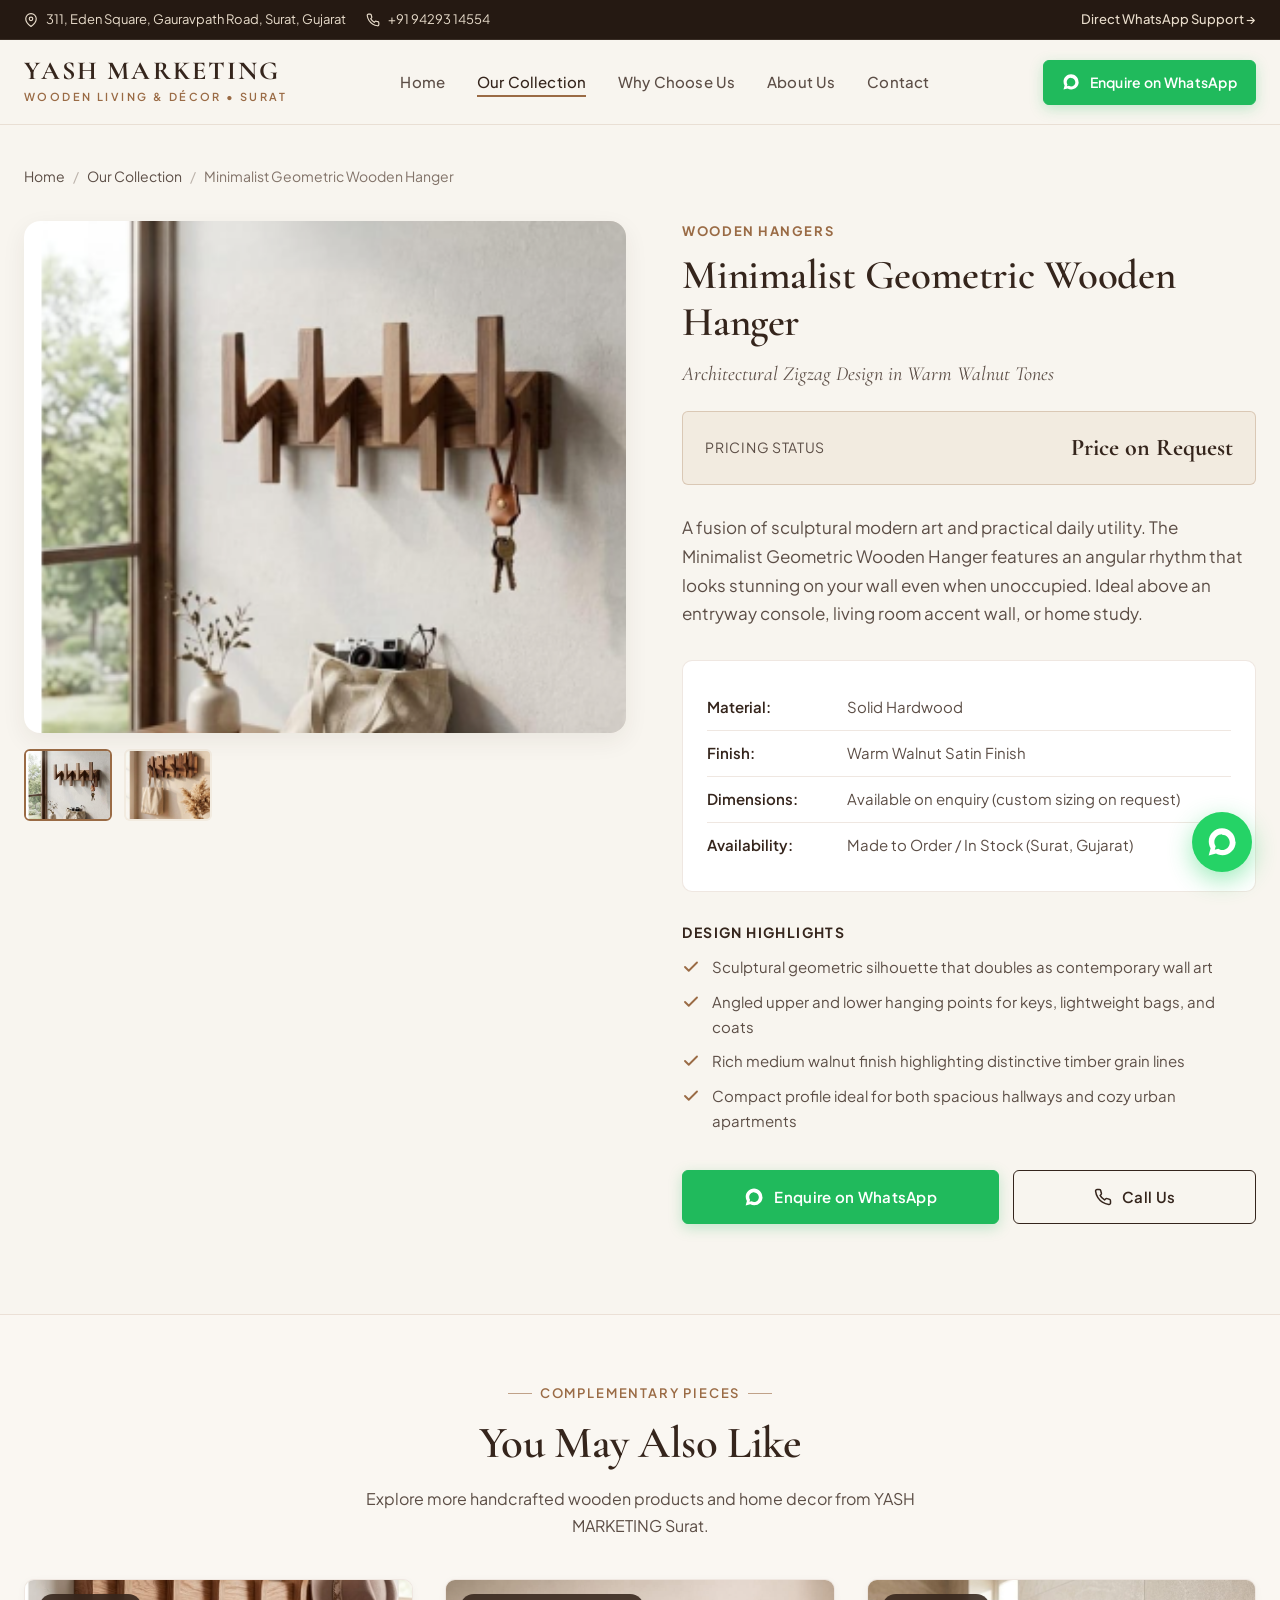
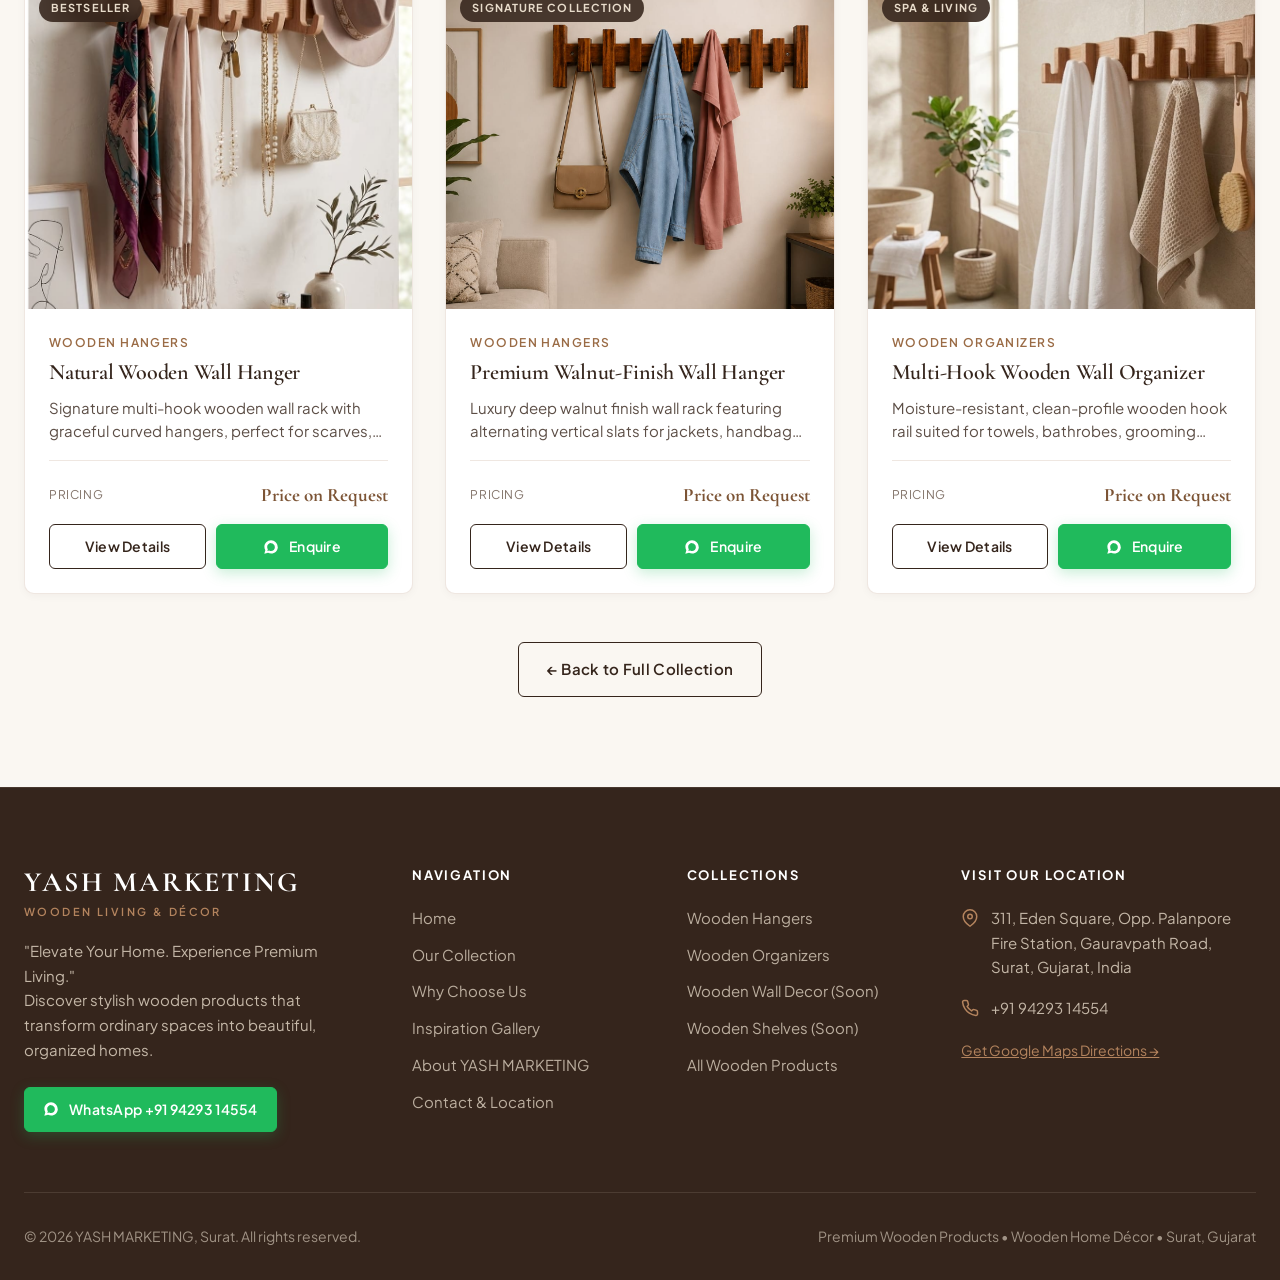
<file: products/minimalist-geometric-wooden-hanger.html>
<!DOCTYPE html>
<html lang="en">
<head>
  <meta charset="UTF-8" />
  <meta name="viewport" content="width=device-width, initial-scale=1.0" />
  
  <!-- Primary Meta Tags -->
  <title>Minimalist Geometric Wooden Hanger | Wooden Home Decor Surat | YASH MARKETING</title>
  <meta name="title" content="Minimalist Geometric Wooden Hanger | Wooden Home Decor Surat | YASH MARKETING" />
  <meta name="description" content="Modern architectural geometric wooden wall hanger in warm walnut tones. Perfect for contemporary entryways and living rooms. Enquire at YASH MARKETING Surat." />
  <meta name="keywords" content="Minimalist Geometric Wooden Hanger, Wooden products in Surat, Premium wooden products, Wooden home decor, Wooden wall hangers, Wooden interior decor, YASH MARKETING Surat, Gujarat" />
  <meta name="author" content="YASH MARKETING" />
  <meta name="robots" content="index, follow" />
  <link rel="canonical" href="https://aneridudharejiya.github.io/Wooden-shop-website/products/minimalist-geometric-wooden-hanger.html" />

  <!-- Open Graph / Facebook -->
  <meta property="og:type" content="product" />
  <meta property="og:site_name" content="YASH MARKETING" />
  <meta property="og:url" content="https://aneridudharejiya.github.io/Wooden-shop-website/products/minimalist-geometric-wooden-hanger.html" />
  <meta property="og:title" content="Minimalist Geometric Wooden Hanger | Wooden Home Decor Surat | YASH MARKETING" />
  <meta property="og:description" content="Modern architectural geometric wooden wall hanger in warm walnut tones. Perfect for contemporary entryways and living rooms. Enquire at YASH MARKETING Surat." />
  <meta property="og:image" content="https://aneridudharejiya.github.io/Wooden-shop-website/assets/images/wooden-hanger-geometric.jpg" />

  <!-- Twitter -->
  <meta property="twitter:card" content="summary_large_image" />
  <meta property="twitter:url" content="https://aneridudharejiya.github.io/Wooden-shop-website/products/minimalist-geometric-wooden-hanger.html" />
  <meta property="twitter:title" content="Minimalist Geometric Wooden Hanger | Wooden Home Decor Surat | YASH MARKETING" />
  <meta property="twitter:description" content="Modern architectural geometric wooden wall hanger in warm walnut tones. Perfect for contemporary entryways and living rooms. Enquire at YASH MARKETING Surat." />
  <meta property="twitter:image" content="https://aneridudharejiya.github.io/Wooden-shop-website/assets/images/wooden-hanger-geometric.jpg" />

  <!-- Stylesheet -->
  <link rel="stylesheet" href="../css/styles.css" />

  <!-- Structured Data: JSON-LD Product & Breadcrumbs -->
  <script type="application/ld+json">
  {
    "@context": "https://schema.org",
    "@type": "Product",
    "name": "Minimalist Geometric Wooden Hanger",
    "image": "https://aneridudharejiya.github.io/Wooden-shop-website/assets/images/wooden-hanger-geometric.jpg",
    "description": "A fusion of sculptural modern art and practical daily utility. The Minimalist Geometric Wooden Hanger features an angular rhythm that looks stunning on your wall even when unoccupied. Ideal above an entryway console, living room accent wall, or home study.",
    "category": "Wooden Hangers",
    "brand": {
      "@type": "Brand",
      "name": "YASH MARKETING"
    },
    "offers": {
      "@type": "Offer",
      "url": "https://aneridudharejiya.github.io/Wooden-shop-website/products/minimalist-geometric-wooden-hanger.html",
      "priceCurrency": "INR",
      "price": "0",
      "priceValidUntil": "2027-12-31",
      "availability": "https://schema.org/InStock",
      "itemCondition": "https://schema.org/NewCondition",
      "seller": {
        "@type": "HomeGoodsStore",
        "name": "YASH MARKETING",
        "telephone": "+91 94293 14554",
        "address": {
          "@type": "PostalAddress",
          "streetAddress": "311, Eden Square, Opp. Palanpore Fire Station, Gauravpath Road",
          "addressLocality": "Surat",
          "addressRegion": "Gujarat",
          "postalCode": "395009",
          "addressCountry": "IN"
        }
      }
    }
  }
  </script>
  <script type="application/ld+json">
  {
    "@context": "https://schema.org",
    "@type": "BreadcrumbList",
    "itemListElement": [
      {
        "@type": "ListItem",
        "position": 1,
        "name": "Home",
        "item": "https://aneridudharejiya.github.io/Wooden-shop-website/index.html"
      },
      {
        "@type": "ListItem",
        "position": 2,
        "name": "Our Collection",
        "item": "https://aneridudharejiya.github.io/Wooden-shop-website/collection.html"
      },
      {
        "@type": "ListItem",
        "position": 3,
        "name": "Minimalist Geometric Wooden Hanger",
        "item": "https://aneridudharejiya.github.io/Wooden-shop-website/products/minimalist-geometric-wooden-hanger.html"
      }
    ]
  }
  </script>
</head>
<body>

  <!-- Top Notification Bar -->
  <div class="top-bar">
    <div class="container">
      <div class="top-bar-left">
        <div class="top-bar-item">
          <svg width="14" height="14" viewBox="0 0 24 24" fill="none" stroke="currentColor" stroke-width="2" stroke-linecap="round" stroke-linejoin="round">
            <path d="M21 10c0 7-9 13-9 13s-9-6-9-13a9 9 0 0 1 18 0z"></path>
            <circle cx="12" cy="10" r="3"></circle>
          </svg>
          <span>311, Eden Square, Gauravpath Road, Surat, Gujarat</span>
        </div>
        <div class="top-bar-item hide-mobile">
          <svg width="14" height="14" viewBox="0 0 24 24" fill="none" stroke="currentColor" stroke-width="2" stroke-linecap="round" stroke-linejoin="round">
            <path d="M22 16.92v3a2 2 0 0 1-2.18 2 19.79 19.79 0 0 1-8.63-3.07 19.5 19.5 0 0 1-6-6 19.79 19.79 0 0 1-3.07-8.67A2 2 0 0 1 4.11 2h3a2 2 0 0 1 2 1.72 12.84 12.84 0 0 0 .7 2.81 2 2 0 0 1-.45 2.11L8.09 9.91a16 16 0 0 0 6 6l1.27-1.27a2 2 0 0 1 2.11-.45 12.84 12.84 0 0 0 2.81.7A2 2 0 0 1 22 16.92z"></path>
          </svg>
          <a href="tel:919429314554">+91 94293 14554</a>
        </div>
      </div>
      <div class="top-bar-right">
        <a href="https://wa.me/919429314554" target="_blank" rel="noopener noreferrer" style="color: var(--warm-beige); font-weight: 500;">
          Direct WhatsApp Support &rarr;
        </a>
      </div>
    </div>
  </div>

  <!-- Navigation Header -->
  <header class="header">
    <div class="container">
      <nav class="navbar" aria-label="Main Navigation">
        <a href="../index.html" class="brand-logo" aria-label="YASH MARKETING Home">
          <span class="brand-title">YASH MARKETING</span>
          <span class="brand-subtitle">Wooden Living &amp; Décor &bull; Surat</span>
        </a>

        <ul class="nav-menu">
          <li><a href="../index.html" class="nav-link">Home</a></li>
          <li><a href="../collection.html" class="nav-link active">Our Collection</a></li>
          <li><a href="../index.html#benefits" class="nav-link">Why Choose Us</a></li>
          <li><a href="../index.html#about" class="nav-link">About Us</a></li>
          <li><a href="../index.html#contact" class="nav-link">Contact</a></li>
          <li class="mobile-menu-cta" style="display: none;">
            <a href="https://wa.me/919429314554" target="_blank" rel="noopener noreferrer" class="btn btn-whatsapp btn-block">
              <svg width="18" height="18" viewBox="0 0 24 24" fill="currentColor">
                <path d="M12.031 6.172c-3.181 0-5.767 2.586-5.768 5.766-.001 1.298.38 2.27 1.019 3.287l-.711 2.598 2.664-.698c.969.584 1.961.949 2.796.949 3.178 0 5.767-2.587 5.767-5.766.001-3.182-2.585-5.769-5.767-5.769zm10.218 5.766c.001 5.485-4.457 9.945-9.947 9.945-1.741 0-3.371-.453-4.793-1.246l-5.509 1.443 1.472-5.378c-.89-1.473-1.405-3.2-1.405-5.044 0-5.484 4.458-9.945 9.947-9.945 5.488 0 9.947 4.461 9.947 9.945z"/>
              </svg>
              Enquire on WhatsApp
            </a>
          </li>
        </ul>

        <div class="nav-actions">
          <a href="https://wa.me/919429314554" target="_blank" rel="noopener noreferrer" class="btn btn-whatsapp btn-sm" aria-label="Enquire on WhatsApp">
            <svg width="18" height="18" viewBox="0 0 24 24" fill="currentColor">
              <path d="M12.031 6.172c-3.181 0-5.767 2.586-5.768 5.766-.001 1.298.38 2.27 1.019 3.287l-.711 2.598 2.664-.698c.969.584 1.961.949 2.796.949 3.178 0 5.767-2.587 5.767-5.766.001-3.182-2.585-5.769-5.767-5.769zm10.218 5.766c.001 5.485-4.457 9.945-9.947 9.945-1.741 0-3.371-.453-4.793-1.246l-5.509 1.443 1.472-5.378c-.89-1.473-1.405-3.2-1.405-5.044 0-5.484 4.458-9.945 9.947-9.945 5.488 0 9.947 4.461 9.947 9.945z"/>
            </svg>
            <span>Enquire on WhatsApp</span>
          </a>
          <button class="mobile-toggle" aria-label="Toggle navigation menu">
            <span></span>
            <span></span>
            <span></span>
          </button>
        </div>
      </nav>
    </div>
  </header>
  <div class="mobile-menu-overlay"></div>

  <!-- Product Detail Section -->
  <main class="product-detail-section">
    <div class="container">
      <nav class="breadcrumbs" aria-label="Breadcrumb">
        <a href="../index.html">Home</a>
        <span class="sep">/</span>
        <a href="../collection.html">Our Collection</a>
        <span class="sep">/</span>
        <span aria-current="page">Minimalist Geometric Wooden Hanger</span>
      </nav>

      <div class="product-detail-grid">
        <!-- Media Showcase -->
        <div class="detail-gallery-box">
          <div class="detail-gallery-main">
            <img id="main-product-img" src="../assets/images/wooden-hanger-geometric.jpg" alt="Minimalist Geometric Wooden Hanger - Handcrafted wooden product by YASH MARKETING Surat, Gujarat" />
          </div>
          <div class="detail-gallery-thumbs">
              <div class="thumb-item active" data-src="../assets/images/wooden-hanger-geometric.jpg">
                <img src="../assets/images/wooden-hanger-geometric.jpg" alt="Minimalist Geometric Wooden Hanger view 1" />
              </div>
              <div class="thumb-item " data-src="../assets/images/wooden-hanger-slat-tote.jpg">
                <img src="../assets/images/wooden-hanger-slat-tote.jpg" alt="Minimalist Geometric Wooden Hanger view 2" />
              </div></div>
        </div>

        <!-- Information & Actions -->
        <div class="detail-info">
          <span class="detail-category-badge">Wooden Hangers</span>
          <h1 class="detail-title">Minimalist Geometric Wooden Hanger</h1>
          <p class="detail-tagline">Architectural Zigzag Design in Warm Walnut Tones</p>

          <div class="detail-price-box">
            <span class="detail-price-label">Pricing Status</span>
            <span class="detail-price-amount">Price on Request</span>
          </div>

          <p class="detail-description">A fusion of sculptural modern art and practical daily utility. The Minimalist Geometric Wooden Hanger features an angular rhythm that looks stunning on your wall even when unoccupied. Ideal above an entryway console, living room accent wall, or home study.</p>

          <!-- Specifications Table -->
          <div class="detail-specs-list">
            <div class="spec-row">
              <span class="spec-label">Material:</span>
              <span class="spec-val">Solid Hardwood</span>
            </div>
            <div class="spec-row">
              <span class="spec-label">Finish:</span>
              <span class="spec-val">Warm Walnut Satin Finish</span>
            </div>
            <div class="spec-row">
              <span class="spec-label">Dimensions:</span>
              <span class="spec-val">Available on enquiry (custom sizing on request)</span>
            </div>
            <div class="spec-row">
              <span class="spec-label">Availability:</span>
              <span class="spec-val">Made to Order / In Stock (Surat, Gujarat)</span>
            </div>
          </div>

          <!-- Key Design Highlights -->
          <div class="detail-features-list">
            <h4>Design Highlights</h4>
            <ul>
              
              <li>
                <svg width="18" height="18" viewBox="0 0 24 24" fill="none" stroke="currentColor" stroke-width="2.5" stroke-linecap="round" stroke-linejoin="round">
                  <polyline points="20 6 9 17 4 12"></polyline>
                </svg>
                <span>Sculptural geometric silhouette that doubles as contemporary wall art</span>
              </li>
              <li>
                <svg width="18" height="18" viewBox="0 0 24 24" fill="none" stroke="currentColor" stroke-width="2.5" stroke-linecap="round" stroke-linejoin="round">
                  <polyline points="20 6 9 17 4 12"></polyline>
                </svg>
                <span>Angled upper and lower hanging points for keys, lightweight bags, and coats</span>
              </li>
              <li>
                <svg width="18" height="18" viewBox="0 0 24 24" fill="none" stroke="currentColor" stroke-width="2.5" stroke-linecap="round" stroke-linejoin="round">
                  <polyline points="20 6 9 17 4 12"></polyline>
                </svg>
                <span>Rich medium walnut finish highlighting distinctive timber grain lines</span>
              </li>
              <li>
                <svg width="18" height="18" viewBox="0 0 24 24" fill="none" stroke="currentColor" stroke-width="2.5" stroke-linecap="round" stroke-linejoin="round">
                  <polyline points="20 6 9 17 4 12"></polyline>
                </svg>
                <span>Compact profile ideal for both spacious hallways and cozy urban apartments</span>
              </li>
            </ul>
          </div>

          <!-- CTA Buttons -->
          <div class="detail-cta-row">
            <a href="https://wa.me/919429314554?text=Hello%20YASH%20MARKETING%2C%20I%20am%20interested%20in%20the%20Minimalist%20Geometric%20Wooden%20Hanger.%20Please%20share%20its%20price%2C%20available%20designs%2C%20and%20product%20details." target="_blank" rel="noopener noreferrer" class="btn btn-whatsapp" style="flex: 1.4;" aria-label="Enquire for Minimalist Geometric Wooden Hanger on WhatsApp">
              <svg width="20" height="20" viewBox="0 0 24 24" fill="currentColor">
                <path d="M12.031 6.172c-3.181 0-5.767 2.586-5.768 5.766-.001 1.298.38 2.27 1.019 3.287l-.711 2.598 2.664-.698c.969.584 1.961.949 2.796.949 3.178 0 5.767-2.587 5.767-5.766.001-3.182-2.585-5.769-5.767-5.769zm10.218 5.766c.001 5.485-4.457 9.945-9.947 9.945-1.741 0-3.371-.453-4.793-1.246l-5.509 1.443 1.472-5.378c-.89-1.473-1.405-3.2-1.405-5.044 0-5.484 4.458-9.945 9.947-9.945 5.488 0 9.947 4.461 9.947 9.945z"/>
              </svg>
              Enquire on WhatsApp
            </a>
            <a href="tel:919429314554" class="btn btn-outline" style="flex: 1;">
              <svg width="18" height="18" viewBox="0 0 24 24" fill="none" stroke="currentColor" stroke-width="2" stroke-linecap="round" stroke-linejoin="round">
                <path d="M22 16.92v3a2 2 0 0 1-2.18 2 19.79 19.79 0 0 1-8.63-3.07 19.5 19.5 0 0 1-6-6 19.79 19.79 0 0 1-3.07-8.67A2 2 0 0 1 4.11 2h3a2 2 0 0 1 2 1.72 12.84 12.84 0 0 0 .7 2.81 2 2 0 0 1-.45 2.11L8.09 9.91a16 16 0 0 0 6 6l1.27-1.27a2 2 0 0 1 2.11-.45 12.84 12.84 0 0 0 2.81.7A2 2 0 0 1 22 16.92z"></path>
              </svg>
              Call Us
            </a>
          </div>
        </div>
      </div>
    </div>
  </main>

  <!-- Related Products Section -->
  <section class="related-products-section">
    <div class="container">
      <div class="section-header text-center" style="margin-bottom: 40px;">
        <span class="section-eyebrow">Complementary Pieces</span>
        <h2 class="section-title">You May Also Like</h2>
        <p class="section-description">Explore more handcrafted wooden products and home decor from YASH MARKETING Surat.</p>
      </div>

      <div class="products-grid">
        
        <article class="product-card" data-category="Wooden Hangers">
          <div class="product-card-image">
            <a href="natural-wooden-wall-hanger.html" aria-label="View details of Natural Wooden Wall Hanger - YASH MARKETING Surat">
              <img src="../assets/images/wooden-hanger-natural.jpg" alt="Natural Wooden Wall Hanger - Handcrafted wooden home decor Surat" loading="lazy" />
            </a>
            <span class="product-badge">Bestseller</span>
          </div>
          <div class="product-card-content">
            <span class="product-category-tag">Wooden Hangers</span>
            <h3 class="product-card-title"><a href="natural-wooden-wall-hanger.html">Natural Wooden Wall Hanger</a></h3>
            <p class="product-card-desc">Signature multi-hook wooden wall rack with graceful curved hangers, perfect for scarves, hats, jewelry, and everyday accessories.</p>
            <div class="product-card-footer">
              <div class="product-price-row">
                <span class="product-price-label">Pricing</span>
                <span class="product-price-val">Price on Request</span>
              </div>
              <div class="product-card-buttons">
                <a href="natural-wooden-wall-hanger.html" class="btn btn-outline btn-sm">View Details</a>
                <a href="https://wa.me/919429314554?text=Hello%20YASH%20MARKETING%2C%20I%20am%20interested%20in%20the%20Natural%20Wooden%20Wall%20Hanger.%20Please%20share%20its%20price%2C%20available%20designs%2C%20and%20product%20details." target="_blank" rel="noopener noreferrer" class="btn btn-whatsapp btn-sm">
                  <svg width="16" height="16" viewBox="0 0 24 24" fill="currentColor">
                    <path d="M12.031 6.172c-3.181 0-5.767 2.586-5.768 5.766-.001 1.298.38 2.27 1.019 3.287l-.711 2.598 2.664-.698c.969.584 1.961.949 2.796.949 3.178 0 5.767-2.587 5.767-5.766.001-3.182-2.585-5.769-5.767-5.769zm10.218 5.766c.001 5.485-4.457 9.945-9.947 9.945-1.741 0-3.371-.453-4.793-1.246l-5.509 1.443 1.472-5.378c-.89-1.473-1.405-3.2-1.405-5.044 0-5.484 4.458-9.945 9.947-9.945 5.488 0 9.947 4.461 9.947 9.945z"/>
                  </svg>
                  Enquire
                </a>
              </div>
            </div>
          </div>
        </article>
        <article class="product-card" data-category="Wooden Hangers">
          <div class="product-card-image">
            <a href="premium-walnut-finish-wall-hanger.html" aria-label="View details of Premium Walnut-Finish Wall Hanger - YASH MARKETING Surat">
              <img src="../assets/images/wooden-hanger-walnut.jpg" alt="Premium Walnut-Finish Wall Hanger - Handcrafted wooden home decor Surat" loading="lazy" />
            </a>
            <span class="product-badge">Signature Collection</span>
          </div>
          <div class="product-card-content">
            <span class="product-category-tag">Wooden Hangers</span>
            <h3 class="product-card-title"><a href="premium-walnut-finish-wall-hanger.html">Premium Walnut-Finish Wall Hanger</a></h3>
            <p class="product-card-desc">Luxury deep walnut finish wall rack featuring alternating vertical slats for jackets, handbags, and daily essentials.</p>
            <div class="product-card-footer">
              <div class="product-price-row">
                <span class="product-price-label">Pricing</span>
                <span class="product-price-val">Price on Request</span>
              </div>
              <div class="product-card-buttons">
                <a href="premium-walnut-finish-wall-hanger.html" class="btn btn-outline btn-sm">View Details</a>
                <a href="https://wa.me/919429314554?text=Hello%20YASH%20MARKETING%2C%20I%20am%20interested%20in%20the%20Premium%20Walnut-Finish%20Wall%20Hanger.%20Please%20share%20its%20price%2C%20available%20designs%2C%20and%20product%20details." target="_blank" rel="noopener noreferrer" class="btn btn-whatsapp btn-sm">
                  <svg width="16" height="16" viewBox="0 0 24 24" fill="currentColor">
                    <path d="M12.031 6.172c-3.181 0-5.767 2.586-5.768 5.766-.001 1.298.38 2.27 1.019 3.287l-.711 2.598 2.664-.698c.969.584 1.961.949 2.796.949 3.178 0 5.767-2.587 5.767-5.766.001-3.182-2.585-5.769-5.767-5.769zm10.218 5.766c.001 5.485-4.457 9.945-9.947 9.945-1.741 0-3.371-.453-4.793-1.246l-5.509 1.443 1.472-5.378c-.89-1.473-1.405-3.2-1.405-5.044 0-5.484 4.458-9.945 9.947-9.945 5.488 0 9.947 4.461 9.947 9.945z"/>
                  </svg>
                  Enquire
                </a>
              </div>
            </div>
          </div>
        </article>
        <article class="product-card" data-category="Wooden Organizers">
          <div class="product-card-image">
            <a href="multi-hook-wooden-wall-organizer.html" aria-label="View details of Multi-Hook Wooden Wall Organizer - YASH MARKETING Surat">
              <img src="../assets/images/wooden-hanger-bathroom.jpg" alt="Multi-Hook Wooden Wall Organizer - Handcrafted wooden home decor Surat" loading="lazy" />
            </a>
            <span class="product-badge">Spa & Living</span>
          </div>
          <div class="product-card-content">
            <span class="product-category-tag">Wooden Organizers</span>
            <h3 class="product-card-title"><a href="multi-hook-wooden-wall-organizer.html">Multi-Hook Wooden Wall Organizer</a></h3>
            <p class="product-card-desc">Moisture-resistant, clean-profile wooden hook rail suited for towels, bathrobes, grooming accessories, and luxury bathrooms.</p>
            <div class="product-card-footer">
              <div class="product-price-row">
                <span class="product-price-label">Pricing</span>
                <span class="product-price-val">Price on Request</span>
              </div>
              <div class="product-card-buttons">
                <a href="multi-hook-wooden-wall-organizer.html" class="btn btn-outline btn-sm">View Details</a>
                <a href="https://wa.me/919429314554?text=Hello%20YASH%20MARKETING%2C%20I%20am%20interested%20in%20the%20Multi-Hook%20Wooden%20Wall%20Organizer.%20Please%20share%20its%20price%2C%20available%20designs%2C%20and%20product%20details." target="_blank" rel="noopener noreferrer" class="btn btn-whatsapp btn-sm">
                  <svg width="16" height="16" viewBox="0 0 24 24" fill="currentColor">
                    <path d="M12.031 6.172c-3.181 0-5.767 2.586-5.768 5.766-.001 1.298.38 2.27 1.019 3.287l-.711 2.598 2.664-.698c.969.584 1.961.949 2.796.949 3.178 0 5.767-2.587 5.767-5.766.001-3.182-2.585-5.769-5.767-5.769zm10.218 5.766c.001 5.485-4.457 9.945-9.947 9.945-1.741 0-3.371-.453-4.793-1.246l-5.509 1.443 1.472-5.378c-.89-1.473-1.405-3.2-1.405-5.044 0-5.484 4.458-9.945 9.947-9.945 5.488 0 9.947 4.461 9.947 9.945z"/>
                  </svg>
                  Enquire
                </a>
              </div>
            </div>
          </div>
        </article>
      </div>

      <div class="text-center" style="margin-top: 48px;">
        <a href="../collection.html" class="btn btn-outline">
          &larr; Back to Full Collection
        </a>
      </div>
    </div>
  </section>

  <!-- Dark Walnut Footer -->
  <footer class="footer">
    <div class="container">
      <div class="footer-grid">
        <div class="footer-brand">
          <span class="brand-title">YASH MARKETING</span>
          <p class="brand-subtitle">Wooden Living &amp; Décor</p>
          <p class="tagline">
            "Elevate Your Home. Experience Premium Living."<br />
            Discover stylish wooden products that transform ordinary spaces into beautiful, organized homes.
          </p>
          <a href="https://wa.me/919429314554" target="_blank" rel="noopener noreferrer" class="btn btn-whatsapp btn-sm">
            <svg width="16" height="16" viewBox="0 0 24 24" fill="currentColor">
              <path d="M12.031 6.172c-3.181 0-5.767 2.586-5.768 5.766-.001 1.298.38 2.27 1.019 3.287l-.711 2.598 2.664-.698c.969.584 1.961.949 2.796.949 3.178 0 5.767-2.587 5.767-5.766.001-3.182-2.585-5.769-5.767-5.769zm10.218 5.766c.001 5.485-4.457 9.945-9.947 9.945-1.741 0-3.371-.453-4.793-1.246l-5.509 1.443 1.472-5.378c-.89-1.473-1.405-3.2-1.405-5.044 0-5.484 4.458-9.945 9.947-9.945 5.488 0 9.947 4.461 9.947 9.945z"/>
            </svg>
            WhatsApp +91 94293 14554
          </a>
        </div>

        <div>
          <h4 class="footer-heading">Navigation</h4>
          <div class="footer-links">
            <a href="../index.html">Home</a>
            <a href="../collection.html">Our Collection</a>
            <a href="../index.html#benefits">Why Choose Us</a>
            <a href="../index.html#gallery">Inspiration Gallery</a>
            <a href="../index.html#about">About YASH MARKETING</a>
            <a href="../index.html#contact">Contact &amp; Location</a>
          </div>
        </div>

        <div>
          <h4 class="footer-heading">Collections</h4>
          <div class="footer-links">
            <a href="../collection.html?category=wooden-hangers">Wooden Hangers</a>
            <a href="../collection.html?category=wooden-organizers">Wooden Organizers</a>
            <a href="../collection.html?category=wooden-wall-decor">Wooden Wall Decor (Soon)</a>
            <a href="../collection.html?category=wooden-shelves">Wooden Shelves (Soon)</a>
            <a href="../collection.html">All Wooden Products</a>
          </div>
        </div>

        <div>
          <h4 class="footer-heading">Visit Our Location</h4>
          <div class="footer-contact-item">
            <svg width="18" height="18" viewBox="0 0 24 24" fill="none" stroke="currentColor" stroke-width="2" stroke-linecap="round" stroke-linejoin="round">
              <path d="M21 10c0 7-9 13-9 13s-9-6-9-13a9 9 0 0 1 18 0z"></path>
              <circle cx="12" cy="10" r="3"></circle>
            </svg>
            <span>311, Eden Square, Opp. Palanpore Fire Station, Gauravpath Road, Surat, Gujarat, India</span>
          </div>
          <div class="footer-contact-item">
            <svg width="18" height="18" viewBox="0 0 24 24" fill="none" stroke="currentColor" stroke-width="2" stroke-linecap="round" stroke-linejoin="round">
              <path d="M22 16.92v3a2 2 0 0 1-2.18 2 19.79 19.79 0 0 1-8.63-3.07 19.5 19.5 0 0 1-6-6 19.79 19.79 0 0 1-3.07-8.67A2 2 0 0 1 4.11 2h3a2 2 0 0 1 2 1.72 12.84 12.84 0 0 0 .7 2.81 2 2 0 0 1-.45 2.11L8.09 9.91a16 16 0 0 0 6 6l1.27-1.27a2 2 0 0 1 2.11-.45 12.84 12.84 0 0 0 2.81.7A2 2 0 0 1 22 16.92z"></path>
            </svg>
            <a href="tel:919429314554">+91 94293 14554</a>
          </div>
          <div style="margin-top: 14px;">
            <a href="https://www.google.com/maps/search/?api=1&query=311%2C%20Eden%20Square%2C%20Opp.%20Palanpore%20Fire%20Station%2C%20Gauravpath%20Road%2C%20Surat%2C%20Gujarat" target="_blank" rel="noopener noreferrer" style="color: var(--wood-brown-light); font-size: 0.875rem; text-decoration: underline;">
              Get Google Maps Directions &rarr;
            </a>
          </div>
        </div>
      </div>

      <div class="footer-bottom">
        <p>&copy; 2026 YASH MARKETING, Surat. All rights reserved.</p>
        <p>Premium Wooden Products &bull; Wooden Home Décor &bull; Surat, Gujarat</p>
      </div>
    </div>
  </footer>

  <!-- Floating WhatsApp Quick Button -->
  <a href="https://wa.me/919429314554" target="_blank" rel="noopener noreferrer" class="floating-whatsapp" aria-label="Chat on WhatsApp with YASH MARKETING">
    <svg viewBox="0 0 24 24">
      <path d="M12.031 6.172c-3.181 0-5.767 2.586-5.768 5.766-.001 1.298.38 2.27 1.019 3.287l-.711 2.598 2.664-.698c.969.584 1.961.949 2.796.949 3.178 0 5.767-2.587 5.767-5.766.001-3.182-2.585-5.769-5.767-5.769zm10.218 5.766c.001 5.485-4.457 9.945-9.947 9.945-1.741 0-3.371-.453-4.793-1.246l-5.509 1.443 1.472-5.378c-.89-1.473-1.405-3.2-1.405-5.044 0-5.484 4.458-9.945 9.947-9.945 5.488 0 9.947 4.461 9.947 9.945z"/>
    </svg>
  </a>

  <!-- Script for thumbnails & navbar -->
  <script>
    document.addEventListener("DOMContentLoaded", () => {
      const mainImg = document.getElementById("main-product-img");
      const thumbs = document.querySelectorAll(".thumb-item");
      thumbs.forEach(thumb => {
        thumb.addEventListener("click", () => {
          thumbs.forEach(t => t.classList.remove("active"));
          thumb.classList.add("active");
          const newSrc = thumb.getAttribute("data-src");
          if (mainImg && newSrc) {
            mainImg.src = newSrc;
          }
        });
      });

      // Mobile navbar toggle
      const mobileToggle = document.querySelector(".mobile-toggle");
      const navMenu = document.querySelector(".nav-menu");
      const overlay = document.querySelector(".mobile-menu-overlay");
      if (mobileToggle && navMenu) {
        mobileToggle.addEventListener("click", () => {
          const isOpen = navMenu.classList.toggle("open");
          mobileToggle.classList.toggle("active", isOpen);
          overlay?.classList.toggle("active", isOpen);
        });
        overlay?.addEventListener("click", () => {
          navMenu.classList.remove("open");
          mobileToggle.classList.remove("active");
          overlay.classList.remove("active");
        });
      }
    });
  </script>
</body>
</html>
</file>
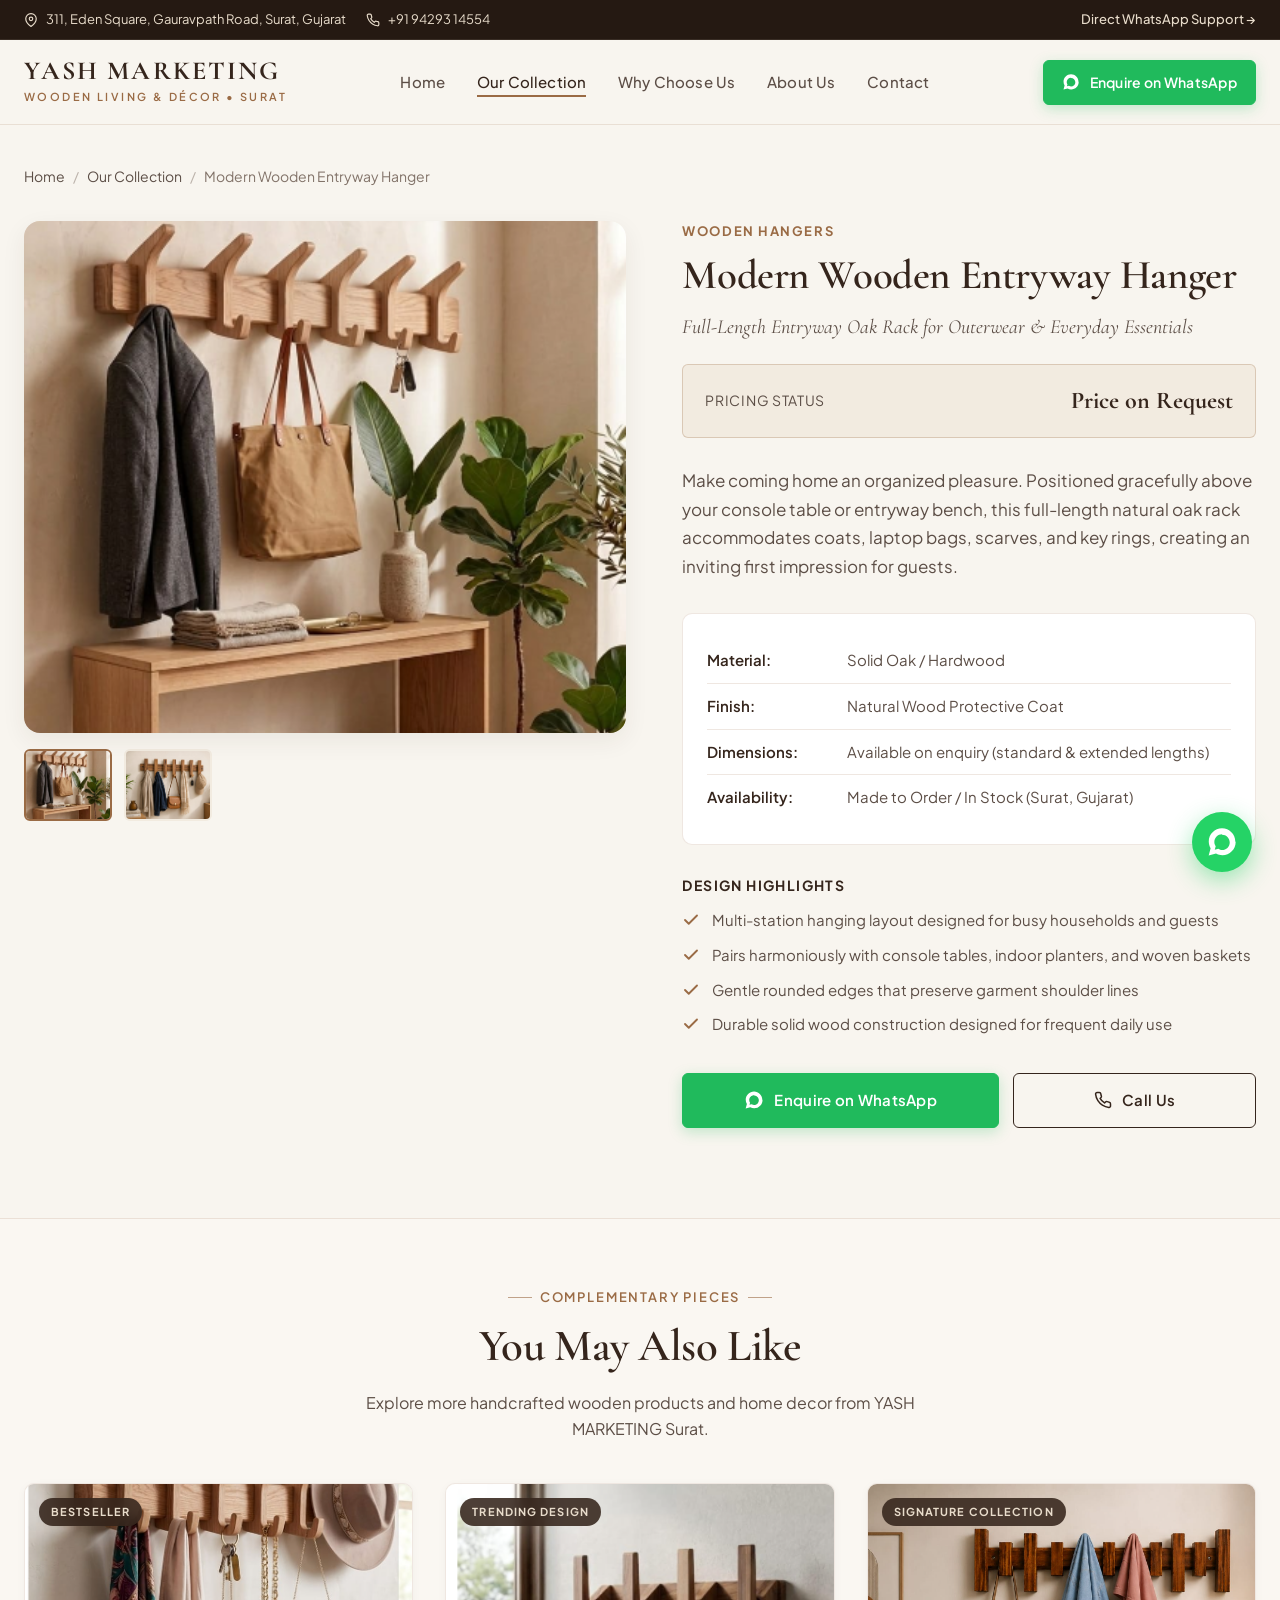
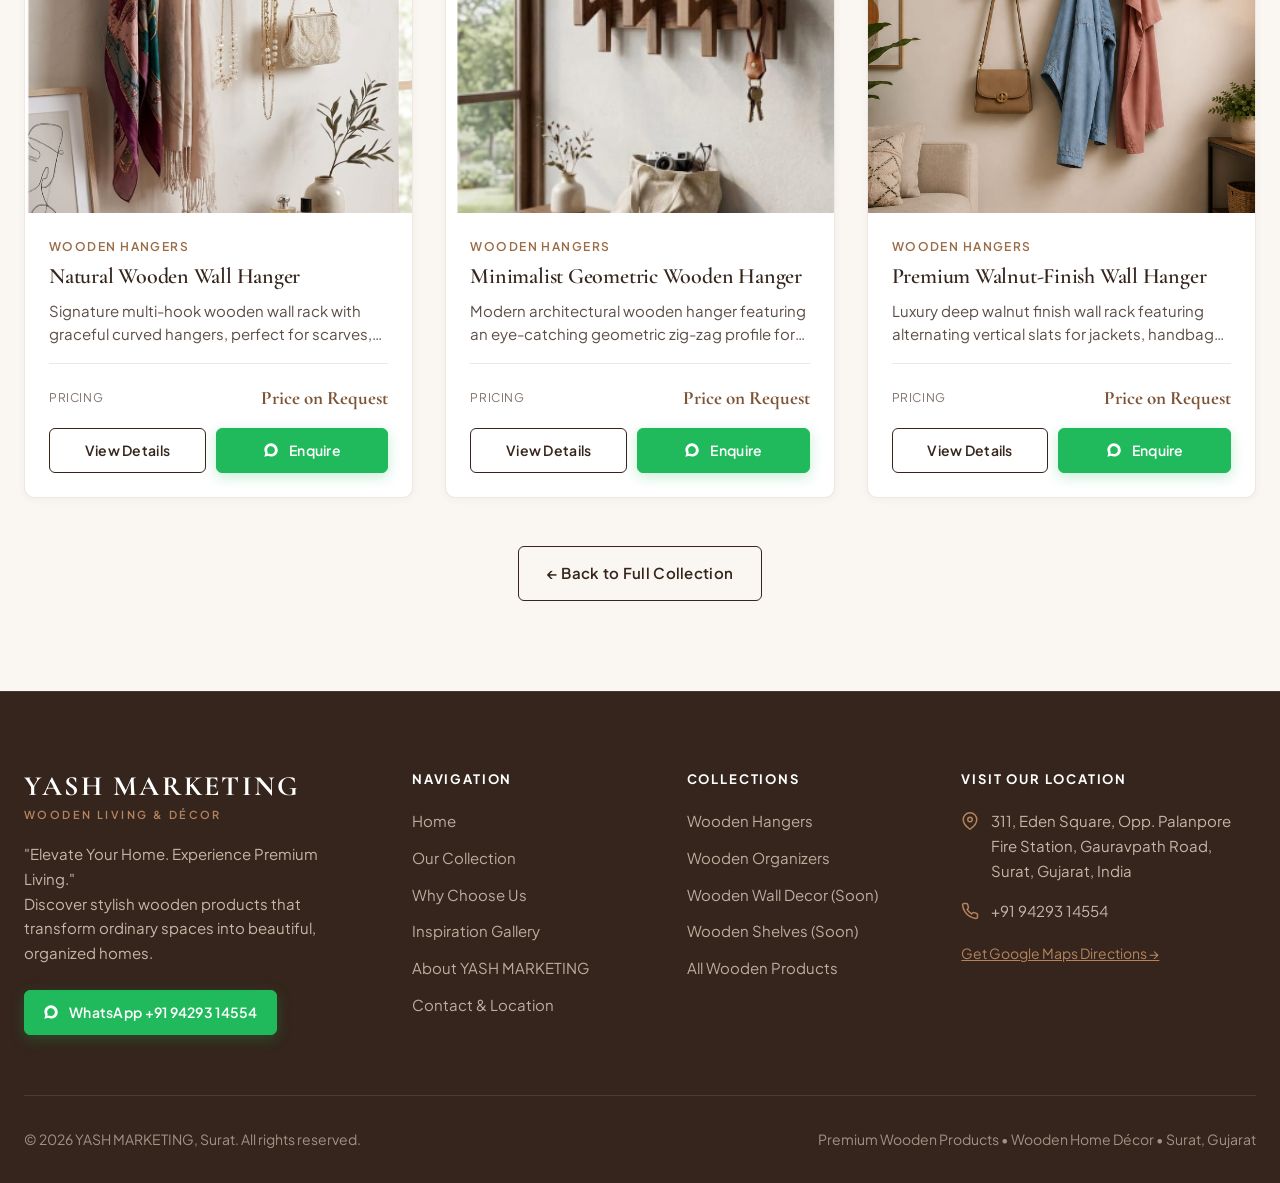
<file: products/modern-wooden-entryway-hanger.html>
<!DOCTYPE html>
<html lang="en">
<head>
  <meta charset="UTF-8" />
  <meta name="viewport" content="width=device-width, initial-scale=1.0" />
  
  <!-- Primary Meta Tags -->
  <title>Modern Wooden Entryway Hanger | Wooden Wall Hangers Surat | YASH MARKETING</title>
  <meta name="title" content="Modern Wooden Entryway Hanger | Wooden Wall Hangers Surat | YASH MARKETING" />
  <meta name="description" content="Full-length oak entryway wooden hanger rack designed for foyer console tables and coat storage. Enquire on WhatsApp with YASH MARKETING Surat." />
  <meta name="keywords" content="Modern Wooden Entryway Hanger, Wooden products in Surat, Premium wooden products, Wooden home decor, Wooden wall hangers, Wooden interior decor, YASH MARKETING Surat, Gujarat" />
  <meta name="author" content="YASH MARKETING" />
  <meta name="robots" content="index, follow" />
  <link rel="canonical" href="https://aneridudharejiya.github.io/Wooden-shop-website/products/modern-wooden-entryway-hanger.html" />

  <!-- Open Graph / Facebook -->
  <meta property="og:type" content="product" />
  <meta property="og:site_name" content="YASH MARKETING" />
  <meta property="og:url" content="https://aneridudharejiya.github.io/Wooden-shop-website/products/modern-wooden-entryway-hanger.html" />
  <meta property="og:title" content="Modern Wooden Entryway Hanger | Wooden Wall Hangers Surat | YASH MARKETING" />
  <meta property="og:description" content="Full-length oak entryway wooden hanger rack designed for foyer console tables and coat storage. Enquire on WhatsApp with YASH MARKETING Surat." />
  <meta property="og:image" content="https://aneridudharejiya.github.io/Wooden-shop-website/assets/images/wooden-hanger-entryway.jpg" />

  <!-- Twitter -->
  <meta property="twitter:card" content="summary_large_image" />
  <meta property="twitter:url" content="https://aneridudharejiya.github.io/Wooden-shop-website/products/modern-wooden-entryway-hanger.html" />
  <meta property="twitter:title" content="Modern Wooden Entryway Hanger | Wooden Wall Hangers Surat | YASH MARKETING" />
  <meta property="twitter:description" content="Full-length oak entryway wooden hanger rack designed for foyer console tables and coat storage. Enquire on WhatsApp with YASH MARKETING Surat." />
  <meta property="twitter:image" content="https://aneridudharejiya.github.io/Wooden-shop-website/assets/images/wooden-hanger-entryway.jpg" />

  <!-- Stylesheet -->
  <link rel="stylesheet" href="../css/styles.css" />

  <!-- Structured Data: JSON-LD Product & Breadcrumbs -->
  <script type="application/ld+json">
  {
    "@context": "https://schema.org",
    "@type": "Product",
    "name": "Modern Wooden Entryway Hanger",
    "image": "https://aneridudharejiya.github.io/Wooden-shop-website/assets/images/wooden-hanger-entryway.jpg",
    "description": "Make coming home an organized pleasure. Positioned gracefully above your console table or entryway bench, this full-length natural oak rack accommodates coats, laptop bags, scarves, and key rings, creating an inviting first impression for guests.",
    "category": "Wooden Hangers",
    "brand": {
      "@type": "Brand",
      "name": "YASH MARKETING"
    },
    "offers": {
      "@type": "Offer",
      "url": "https://aneridudharejiya.github.io/Wooden-shop-website/products/modern-wooden-entryway-hanger.html",
      "priceCurrency": "INR",
      "price": "0",
      "priceValidUntil": "2027-12-31",
      "availability": "https://schema.org/InStock",
      "itemCondition": "https://schema.org/NewCondition",
      "seller": {
        "@type": "HomeGoodsStore",
        "name": "YASH MARKETING",
        "telephone": "+91 94293 14554",
        "address": {
          "@type": "PostalAddress",
          "streetAddress": "311, Eden Square, Opp. Palanpore Fire Station, Gauravpath Road",
          "addressLocality": "Surat",
          "addressRegion": "Gujarat",
          "postalCode": "395009",
          "addressCountry": "IN"
        }
      }
    }
  }
  </script>
  <script type="application/ld+json">
  {
    "@context": "https://schema.org",
    "@type": "BreadcrumbList",
    "itemListElement": [
      {
        "@type": "ListItem",
        "position": 1,
        "name": "Home",
        "item": "https://aneridudharejiya.github.io/Wooden-shop-website/index.html"
      },
      {
        "@type": "ListItem",
        "position": 2,
        "name": "Our Collection",
        "item": "https://aneridudharejiya.github.io/Wooden-shop-website/collection.html"
      },
      {
        "@type": "ListItem",
        "position": 3,
        "name": "Modern Wooden Entryway Hanger",
        "item": "https://aneridudharejiya.github.io/Wooden-shop-website/products/modern-wooden-entryway-hanger.html"
      }
    ]
  }
  </script>
</head>
<body>

  <!-- Top Notification Bar -->
  <div class="top-bar">
    <div class="container">
      <div class="top-bar-left">
        <div class="top-bar-item">
          <svg width="14" height="14" viewBox="0 0 24 24" fill="none" stroke="currentColor" stroke-width="2" stroke-linecap="round" stroke-linejoin="round">
            <path d="M21 10c0 7-9 13-9 13s-9-6-9-13a9 9 0 0 1 18 0z"></path>
            <circle cx="12" cy="10" r="3"></circle>
          </svg>
          <span>311, Eden Square, Gauravpath Road, Surat, Gujarat</span>
        </div>
        <div class="top-bar-item hide-mobile">
          <svg width="14" height="14" viewBox="0 0 24 24" fill="none" stroke="currentColor" stroke-width="2" stroke-linecap="round" stroke-linejoin="round">
            <path d="M22 16.92v3a2 2 0 0 1-2.18 2 19.79 19.79 0 0 1-8.63-3.07 19.5 19.5 0 0 1-6-6 19.79 19.79 0 0 1-3.07-8.67A2 2 0 0 1 4.11 2h3a2 2 0 0 1 2 1.72 12.84 12.84 0 0 0 .7 2.81 2 2 0 0 1-.45 2.11L8.09 9.91a16 16 0 0 0 6 6l1.27-1.27a2 2 0 0 1 2.11-.45 12.84 12.84 0 0 0 2.81.7A2 2 0 0 1 22 16.92z"></path>
          </svg>
          <a href="tel:919429314554">+91 94293 14554</a>
        </div>
      </div>
      <div class="top-bar-right">
        <a href="https://wa.me/919429314554" target="_blank" rel="noopener noreferrer" style="color: var(--warm-beige); font-weight: 500;">
          Direct WhatsApp Support &rarr;
        </a>
      </div>
    </div>
  </div>

  <!-- Navigation Header -->
  <header class="header">
    <div class="container">
      <nav class="navbar" aria-label="Main Navigation">
        <a href="../index.html" class="brand-logo" aria-label="YASH MARKETING Home">
          <span class="brand-title">YASH MARKETING</span>
          <span class="brand-subtitle">Wooden Living &amp; Décor &bull; Surat</span>
        </a>

        <ul class="nav-menu">
          <li><a href="../index.html" class="nav-link">Home</a></li>
          <li><a href="../collection.html" class="nav-link active">Our Collection</a></li>
          <li><a href="../index.html#benefits" class="nav-link">Why Choose Us</a></li>
          <li><a href="../index.html#about" class="nav-link">About Us</a></li>
          <li><a href="../index.html#contact" class="nav-link">Contact</a></li>
          <li class="mobile-menu-cta" style="display: none;">
            <a href="https://wa.me/919429314554" target="_blank" rel="noopener noreferrer" class="btn btn-whatsapp btn-block">
              <svg width="18" height="18" viewBox="0 0 24 24" fill="currentColor">
                <path d="M12.031 6.172c-3.181 0-5.767 2.586-5.768 5.766-.001 1.298.38 2.27 1.019 3.287l-.711 2.598 2.664-.698c.969.584 1.961.949 2.796.949 3.178 0 5.767-2.587 5.767-5.766.001-3.182-2.585-5.769-5.767-5.769zm10.218 5.766c.001 5.485-4.457 9.945-9.947 9.945-1.741 0-3.371-.453-4.793-1.246l-5.509 1.443 1.472-5.378c-.89-1.473-1.405-3.2-1.405-5.044 0-5.484 4.458-9.945 9.947-9.945 5.488 0 9.947 4.461 9.947 9.945z"/>
              </svg>
              Enquire on WhatsApp
            </a>
          </li>
        </ul>

        <div class="nav-actions">
          <a href="https://wa.me/919429314554" target="_blank" rel="noopener noreferrer" class="btn btn-whatsapp btn-sm" aria-label="Enquire on WhatsApp">
            <svg width="18" height="18" viewBox="0 0 24 24" fill="currentColor">
              <path d="M12.031 6.172c-3.181 0-5.767 2.586-5.768 5.766-.001 1.298.38 2.27 1.019 3.287l-.711 2.598 2.664-.698c.969.584 1.961.949 2.796.949 3.178 0 5.767-2.587 5.767-5.766.001-3.182-2.585-5.769-5.767-5.769zm10.218 5.766c.001 5.485-4.457 9.945-9.947 9.945-1.741 0-3.371-.453-4.793-1.246l-5.509 1.443 1.472-5.378c-.89-1.473-1.405-3.2-1.405-5.044 0-5.484 4.458-9.945 9.947-9.945 5.488 0 9.947 4.461 9.947 9.945z"/>
            </svg>
            <span>Enquire on WhatsApp</span>
          </a>
          <button class="mobile-toggle" aria-label="Toggle navigation menu">
            <span></span>
            <span></span>
            <span></span>
          </button>
        </div>
      </nav>
    </div>
  </header>
  <div class="mobile-menu-overlay"></div>

  <!-- Product Detail Section -->
  <main class="product-detail-section">
    <div class="container">
      <nav class="breadcrumbs" aria-label="Breadcrumb">
        <a href="../index.html">Home</a>
        <span class="sep">/</span>
        <a href="../collection.html">Our Collection</a>
        <span class="sep">/</span>
        <span aria-current="page">Modern Wooden Entryway Hanger</span>
      </nav>

      <div class="product-detail-grid">
        <!-- Media Showcase -->
        <div class="detail-gallery-box">
          <div class="detail-gallery-main">
            <img id="main-product-img" src="../assets/images/wooden-hanger-entryway.jpg" alt="Modern Wooden Entryway Hanger - Handcrafted wooden product by YASH MARKETING Surat, Gujarat" />
          </div>
          <div class="detail-gallery-thumbs">
              <div class="thumb-item active" data-src="../assets/images/wooden-hanger-entryway.jpg">
                <img src="../assets/images/wooden-hanger-entryway.jpg" alt="Modern Wooden Entryway Hanger view 1" />
              </div>
              <div class="thumb-item " data-src="../assets/images/wooden-hanger-multi-peg.jpg">
                <img src="../assets/images/wooden-hanger-multi-peg.jpg" alt="Modern Wooden Entryway Hanger view 2" />
              </div></div>
        </div>

        <!-- Information & Actions -->
        <div class="detail-info">
          <span class="detail-category-badge">Wooden Hangers</span>
          <h1 class="detail-title">Modern Wooden Entryway Hanger</h1>
          <p class="detail-tagline">Full-Length Entryway Oak Rack for Outerwear & Everyday Essentials</p>

          <div class="detail-price-box">
            <span class="detail-price-label">Pricing Status</span>
            <span class="detail-price-amount">Price on Request</span>
          </div>

          <p class="detail-description">Make coming home an organized pleasure. Positioned gracefully above your console table or entryway bench, this full-length natural oak rack accommodates coats, laptop bags, scarves, and key rings, creating an inviting first impression for guests.</p>

          <!-- Specifications Table -->
          <div class="detail-specs-list">
            <div class="spec-row">
              <span class="spec-label">Material:</span>
              <span class="spec-val">Solid Oak / Hardwood</span>
            </div>
            <div class="spec-row">
              <span class="spec-label">Finish:</span>
              <span class="spec-val">Natural Wood Protective Coat</span>
            </div>
            <div class="spec-row">
              <span class="spec-label">Dimensions:</span>
              <span class="spec-val">Available on enquiry (standard & extended lengths)</span>
            </div>
            <div class="spec-row">
              <span class="spec-label">Availability:</span>
              <span class="spec-val">Made to Order / In Stock (Surat, Gujarat)</span>
            </div>
          </div>

          <!-- Key Design Highlights -->
          <div class="detail-features-list">
            <h4>Design Highlights</h4>
            <ul>
              
              <li>
                <svg width="18" height="18" viewBox="0 0 24 24" fill="none" stroke="currentColor" stroke-width="2.5" stroke-linecap="round" stroke-linejoin="round">
                  <polyline points="20 6 9 17 4 12"></polyline>
                </svg>
                <span>Multi-station hanging layout designed for busy households and guests</span>
              </li>
              <li>
                <svg width="18" height="18" viewBox="0 0 24 24" fill="none" stroke="currentColor" stroke-width="2.5" stroke-linecap="round" stroke-linejoin="round">
                  <polyline points="20 6 9 17 4 12"></polyline>
                </svg>
                <span>Pairs harmoniously with console tables, indoor planters, and woven baskets</span>
              </li>
              <li>
                <svg width="18" height="18" viewBox="0 0 24 24" fill="none" stroke="currentColor" stroke-width="2.5" stroke-linecap="round" stroke-linejoin="round">
                  <polyline points="20 6 9 17 4 12"></polyline>
                </svg>
                <span>Gentle rounded edges that preserve garment shoulder lines</span>
              </li>
              <li>
                <svg width="18" height="18" viewBox="0 0 24 24" fill="none" stroke="currentColor" stroke-width="2.5" stroke-linecap="round" stroke-linejoin="round">
                  <polyline points="20 6 9 17 4 12"></polyline>
                </svg>
                <span>Durable solid wood construction designed for frequent daily use</span>
              </li>
            </ul>
          </div>

          <!-- CTA Buttons -->
          <div class="detail-cta-row">
            <a href="https://wa.me/919429314554?text=Hello%20YASH%20MARKETING%2C%20I%20am%20interested%20in%20the%20Modern%20Wooden%20Entryway%20Hanger.%20Please%20share%20its%20price%2C%20available%20designs%2C%20and%20product%20details." target="_blank" rel="noopener noreferrer" class="btn btn-whatsapp" style="flex: 1.4;" aria-label="Enquire for Modern Wooden Entryway Hanger on WhatsApp">
              <svg width="20" height="20" viewBox="0 0 24 24" fill="currentColor">
                <path d="M12.031 6.172c-3.181 0-5.767 2.586-5.768 5.766-.001 1.298.38 2.27 1.019 3.287l-.711 2.598 2.664-.698c.969.584 1.961.949 2.796.949 3.178 0 5.767-2.587 5.767-5.766.001-3.182-2.585-5.769-5.767-5.769zm10.218 5.766c.001 5.485-4.457 9.945-9.947 9.945-1.741 0-3.371-.453-4.793-1.246l-5.509 1.443 1.472-5.378c-.89-1.473-1.405-3.2-1.405-5.044 0-5.484 4.458-9.945 9.947-9.945 5.488 0 9.947 4.461 9.947 9.945z"/>
              </svg>
              Enquire on WhatsApp
            </a>
            <a href="tel:919429314554" class="btn btn-outline" style="flex: 1;">
              <svg width="18" height="18" viewBox="0 0 24 24" fill="none" stroke="currentColor" stroke-width="2" stroke-linecap="round" stroke-linejoin="round">
                <path d="M22 16.92v3a2 2 0 0 1-2.18 2 19.79 19.79 0 0 1-8.63-3.07 19.5 19.5 0 0 1-6-6 19.79 19.79 0 0 1-3.07-8.67A2 2 0 0 1 4.11 2h3a2 2 0 0 1 2 1.72 12.84 12.84 0 0 0 .7 2.81 2 2 0 0 1-.45 2.11L8.09 9.91a16 16 0 0 0 6 6l1.27-1.27a2 2 0 0 1 2.11-.45 12.84 12.84 0 0 0 2.81.7A2 2 0 0 1 22 16.92z"></path>
              </svg>
              Call Us
            </a>
          </div>
        </div>
      </div>
    </div>
  </main>

  <!-- Related Products Section -->
  <section class="related-products-section">
    <div class="container">
      <div class="section-header text-center" style="margin-bottom: 40px;">
        <span class="section-eyebrow">Complementary Pieces</span>
        <h2 class="section-title">You May Also Like</h2>
        <p class="section-description">Explore more handcrafted wooden products and home decor from YASH MARKETING Surat.</p>
      </div>

      <div class="products-grid">
        
        <article class="product-card" data-category="Wooden Hangers">
          <div class="product-card-image">
            <a href="natural-wooden-wall-hanger.html" aria-label="View details of Natural Wooden Wall Hanger - YASH MARKETING Surat">
              <img src="../assets/images/wooden-hanger-natural.jpg" alt="Natural Wooden Wall Hanger - Handcrafted wooden home decor Surat" loading="lazy" />
            </a>
            <span class="product-badge">Bestseller</span>
          </div>
          <div class="product-card-content">
            <span class="product-category-tag">Wooden Hangers</span>
            <h3 class="product-card-title"><a href="natural-wooden-wall-hanger.html">Natural Wooden Wall Hanger</a></h3>
            <p class="product-card-desc">Signature multi-hook wooden wall rack with graceful curved hangers, perfect for scarves, hats, jewelry, and everyday accessories.</p>
            <div class="product-card-footer">
              <div class="product-price-row">
                <span class="product-price-label">Pricing</span>
                <span class="product-price-val">Price on Request</span>
              </div>
              <div class="product-card-buttons">
                <a href="natural-wooden-wall-hanger.html" class="btn btn-outline btn-sm">View Details</a>
                <a href="https://wa.me/919429314554?text=Hello%20YASH%20MARKETING%2C%20I%20am%20interested%20in%20the%20Natural%20Wooden%20Wall%20Hanger.%20Please%20share%20its%20price%2C%20available%20designs%2C%20and%20product%20details." target="_blank" rel="noopener noreferrer" class="btn btn-whatsapp btn-sm">
                  <svg width="16" height="16" viewBox="0 0 24 24" fill="currentColor">
                    <path d="M12.031 6.172c-3.181 0-5.767 2.586-5.768 5.766-.001 1.298.38 2.27 1.019 3.287l-.711 2.598 2.664-.698c.969.584 1.961.949 2.796.949 3.178 0 5.767-2.587 5.767-5.766.001-3.182-2.585-5.769-5.767-5.769zm10.218 5.766c.001 5.485-4.457 9.945-9.947 9.945-1.741 0-3.371-.453-4.793-1.246l-5.509 1.443 1.472-5.378c-.89-1.473-1.405-3.2-1.405-5.044 0-5.484 4.458-9.945 9.947-9.945 5.488 0 9.947 4.461 9.947 9.945z"/>
                  </svg>
                  Enquire
                </a>
              </div>
            </div>
          </div>
        </article>
        <article class="product-card" data-category="Wooden Hangers">
          <div class="product-card-image">
            <a href="minimalist-geometric-wooden-hanger.html" aria-label="View details of Minimalist Geometric Wooden Hanger - YASH MARKETING Surat">
              <img src="../assets/images/wooden-hanger-geometric.jpg" alt="Minimalist Geometric Wooden Hanger - Handcrafted wooden home decor Surat" loading="lazy" />
            </a>
            <span class="product-badge">Trending Design</span>
          </div>
          <div class="product-card-content">
            <span class="product-category-tag">Wooden Hangers</span>
            <h3 class="product-card-title"><a href="minimalist-geometric-wooden-hanger.html">Minimalist Geometric Wooden Hanger</a></h3>
            <p class="product-card-desc">Modern architectural wooden hanger featuring an eye-catching geometric zig-zag profile for contemporary homes.</p>
            <div class="product-card-footer">
              <div class="product-price-row">
                <span class="product-price-label">Pricing</span>
                <span class="product-price-val">Price on Request</span>
              </div>
              <div class="product-card-buttons">
                <a href="minimalist-geometric-wooden-hanger.html" class="btn btn-outline btn-sm">View Details</a>
                <a href="https://wa.me/919429314554?text=Hello%20YASH%20MARKETING%2C%20I%20am%20interested%20in%20the%20Minimalist%20Geometric%20Wooden%20Hanger.%20Please%20share%20its%20price%2C%20available%20designs%2C%20and%20product%20details." target="_blank" rel="noopener noreferrer" class="btn btn-whatsapp btn-sm">
                  <svg width="16" height="16" viewBox="0 0 24 24" fill="currentColor">
                    <path d="M12.031 6.172c-3.181 0-5.767 2.586-5.768 5.766-.001 1.298.38 2.27 1.019 3.287l-.711 2.598 2.664-.698c.969.584 1.961.949 2.796.949 3.178 0 5.767-2.587 5.767-5.766.001-3.182-2.585-5.769-5.767-5.769zm10.218 5.766c.001 5.485-4.457 9.945-9.947 9.945-1.741 0-3.371-.453-4.793-1.246l-5.509 1.443 1.472-5.378c-.89-1.473-1.405-3.2-1.405-5.044 0-5.484 4.458-9.945 9.947-9.945 5.488 0 9.947 4.461 9.947 9.945z"/>
                  </svg>
                  Enquire
                </a>
              </div>
            </div>
          </div>
        </article>
        <article class="product-card" data-category="Wooden Hangers">
          <div class="product-card-image">
            <a href="premium-walnut-finish-wall-hanger.html" aria-label="View details of Premium Walnut-Finish Wall Hanger - YASH MARKETING Surat">
              <img src="../assets/images/wooden-hanger-walnut.jpg" alt="Premium Walnut-Finish Wall Hanger - Handcrafted wooden home decor Surat" loading="lazy" />
            </a>
            <span class="product-badge">Signature Collection</span>
          </div>
          <div class="product-card-content">
            <span class="product-category-tag">Wooden Hangers</span>
            <h3 class="product-card-title"><a href="premium-walnut-finish-wall-hanger.html">Premium Walnut-Finish Wall Hanger</a></h3>
            <p class="product-card-desc">Luxury deep walnut finish wall rack featuring alternating vertical slats for jackets, handbags, and daily essentials.</p>
            <div class="product-card-footer">
              <div class="product-price-row">
                <span class="product-price-label">Pricing</span>
                <span class="product-price-val">Price on Request</span>
              </div>
              <div class="product-card-buttons">
                <a href="premium-walnut-finish-wall-hanger.html" class="btn btn-outline btn-sm">View Details</a>
                <a href="https://wa.me/919429314554?text=Hello%20YASH%20MARKETING%2C%20I%20am%20interested%20in%20the%20Premium%20Walnut-Finish%20Wall%20Hanger.%20Please%20share%20its%20price%2C%20available%20designs%2C%20and%20product%20details." target="_blank" rel="noopener noreferrer" class="btn btn-whatsapp btn-sm">
                  <svg width="16" height="16" viewBox="0 0 24 24" fill="currentColor">
                    <path d="M12.031 6.172c-3.181 0-5.767 2.586-5.768 5.766-.001 1.298.38 2.27 1.019 3.287l-.711 2.598 2.664-.698c.969.584 1.961.949 2.796.949 3.178 0 5.767-2.587 5.767-5.766.001-3.182-2.585-5.769-5.767-5.769zm10.218 5.766c.001 5.485-4.457 9.945-9.947 9.945-1.741 0-3.371-.453-4.793-1.246l-5.509 1.443 1.472-5.378c-.89-1.473-1.405-3.2-1.405-5.044 0-5.484 4.458-9.945 9.947-9.945 5.488 0 9.947 4.461 9.947 9.945z"/>
                  </svg>
                  Enquire
                </a>
              </div>
            </div>
          </div>
        </article>
      </div>

      <div class="text-center" style="margin-top: 48px;">
        <a href="../collection.html" class="btn btn-outline">
          &larr; Back to Full Collection
        </a>
      </div>
    </div>
  </section>

  <!-- Dark Walnut Footer -->
  <footer class="footer">
    <div class="container">
      <div class="footer-grid">
        <div class="footer-brand">
          <span class="brand-title">YASH MARKETING</span>
          <p class="brand-subtitle">Wooden Living &amp; Décor</p>
          <p class="tagline">
            "Elevate Your Home. Experience Premium Living."<br />
            Discover stylish wooden products that transform ordinary spaces into beautiful, organized homes.
          </p>
          <a href="https://wa.me/919429314554" target="_blank" rel="noopener noreferrer" class="btn btn-whatsapp btn-sm">
            <svg width="16" height="16" viewBox="0 0 24 24" fill="currentColor">
              <path d="M12.031 6.172c-3.181 0-5.767 2.586-5.768 5.766-.001 1.298.38 2.27 1.019 3.287l-.711 2.598 2.664-.698c.969.584 1.961.949 2.796.949 3.178 0 5.767-2.587 5.767-5.766.001-3.182-2.585-5.769-5.767-5.769zm10.218 5.766c.001 5.485-4.457 9.945-9.947 9.945-1.741 0-3.371-.453-4.793-1.246l-5.509 1.443 1.472-5.378c-.89-1.473-1.405-3.2-1.405-5.044 0-5.484 4.458-9.945 9.947-9.945 5.488 0 9.947 4.461 9.947 9.945z"/>
            </svg>
            WhatsApp +91 94293 14554
          </a>
        </div>

        <div>
          <h4 class="footer-heading">Navigation</h4>
          <div class="footer-links">
            <a href="../index.html">Home</a>
            <a href="../collection.html">Our Collection</a>
            <a href="../index.html#benefits">Why Choose Us</a>
            <a href="../index.html#gallery">Inspiration Gallery</a>
            <a href="../index.html#about">About YASH MARKETING</a>
            <a href="../index.html#contact">Contact &amp; Location</a>
          </div>
        </div>

        <div>
          <h4 class="footer-heading">Collections</h4>
          <div class="footer-links">
            <a href="../collection.html?category=wooden-hangers">Wooden Hangers</a>
            <a href="../collection.html?category=wooden-organizers">Wooden Organizers</a>
            <a href="../collection.html?category=wooden-wall-decor">Wooden Wall Decor (Soon)</a>
            <a href="../collection.html?category=wooden-shelves">Wooden Shelves (Soon)</a>
            <a href="../collection.html">All Wooden Products</a>
          </div>
        </div>

        <div>
          <h4 class="footer-heading">Visit Our Location</h4>
          <div class="footer-contact-item">
            <svg width="18" height="18" viewBox="0 0 24 24" fill="none" stroke="currentColor" stroke-width="2" stroke-linecap="round" stroke-linejoin="round">
              <path d="M21 10c0 7-9 13-9 13s-9-6-9-13a9 9 0 0 1 18 0z"></path>
              <circle cx="12" cy="10" r="3"></circle>
            </svg>
            <span>311, Eden Square, Opp. Palanpore Fire Station, Gauravpath Road, Surat, Gujarat, India</span>
          </div>
          <div class="footer-contact-item">
            <svg width="18" height="18" viewBox="0 0 24 24" fill="none" stroke="currentColor" stroke-width="2" stroke-linecap="round" stroke-linejoin="round">
              <path d="M22 16.92v3a2 2 0 0 1-2.18 2 19.79 19.79 0 0 1-8.63-3.07 19.5 19.5 0 0 1-6-6 19.79 19.79 0 0 1-3.07-8.67A2 2 0 0 1 4.11 2h3a2 2 0 0 1 2 1.72 12.84 12.84 0 0 0 .7 2.81 2 2 0 0 1-.45 2.11L8.09 9.91a16 16 0 0 0 6 6l1.27-1.27a2 2 0 0 1 2.11-.45 12.84 12.84 0 0 0 2.81.7A2 2 0 0 1 22 16.92z"></path>
            </svg>
            <a href="tel:919429314554">+91 94293 14554</a>
          </div>
          <div style="margin-top: 14px;">
            <a href="https://www.google.com/maps/search/?api=1&query=311%2C%20Eden%20Square%2C%20Opp.%20Palanpore%20Fire%20Station%2C%20Gauravpath%20Road%2C%20Surat%2C%20Gujarat" target="_blank" rel="noopener noreferrer" style="color: var(--wood-brown-light); font-size: 0.875rem; text-decoration: underline;">
              Get Google Maps Directions &rarr;
            </a>
          </div>
        </div>
      </div>

      <div class="footer-bottom">
        <p>&copy; 2026 YASH MARKETING, Surat. All rights reserved.</p>
        <p>Premium Wooden Products &bull; Wooden Home Décor &bull; Surat, Gujarat</p>
      </div>
    </div>
  </footer>

  <!-- Floating WhatsApp Quick Button -->
  <a href="https://wa.me/919429314554" target="_blank" rel="noopener noreferrer" class="floating-whatsapp" aria-label="Chat on WhatsApp with YASH MARKETING">
    <svg viewBox="0 0 24 24">
      <path d="M12.031 6.172c-3.181 0-5.767 2.586-5.768 5.766-.001 1.298.38 2.27 1.019 3.287l-.711 2.598 2.664-.698c.969.584 1.961.949 2.796.949 3.178 0 5.767-2.587 5.767-5.766.001-3.182-2.585-5.769-5.767-5.769zm10.218 5.766c.001 5.485-4.457 9.945-9.947 9.945-1.741 0-3.371-.453-4.793-1.246l-5.509 1.443 1.472-5.378c-.89-1.473-1.405-3.2-1.405-5.044 0-5.484 4.458-9.945 9.947-9.945 5.488 0 9.947 4.461 9.947 9.945z"/>
    </svg>
  </a>

  <!-- Script for thumbnails & navbar -->
  <script>
    document.addEventListener("DOMContentLoaded", () => {
      const mainImg = document.getElementById("main-product-img");
      const thumbs = document.querySelectorAll(".thumb-item");
      thumbs.forEach(thumb => {
        thumb.addEventListener("click", () => {
          thumbs.forEach(t => t.classList.remove("active"));
          thumb.classList.add("active");
          const newSrc = thumb.getAttribute("data-src");
          if (mainImg && newSrc) {
            mainImg.src = newSrc;
          }
        });
      });

      // Mobile navbar toggle
      const mobileToggle = document.querySelector(".mobile-toggle");
      const navMenu = document.querySelector(".nav-menu");
      const overlay = document.querySelector(".mobile-menu-overlay");
      if (mobileToggle && navMenu) {
        mobileToggle.addEventListener("click", () => {
          const isOpen = navMenu.classList.toggle("open");
          mobileToggle.classList.toggle("active", isOpen);
          overlay?.classList.toggle("active", isOpen);
        });
        overlay?.addEventListener("click", () => {
          navMenu.classList.remove("open");
          mobileToggle.classList.remove("active");
          overlay.classList.remove("active");
        });
      }
    });
  </script>
</body>
</html>
</file>
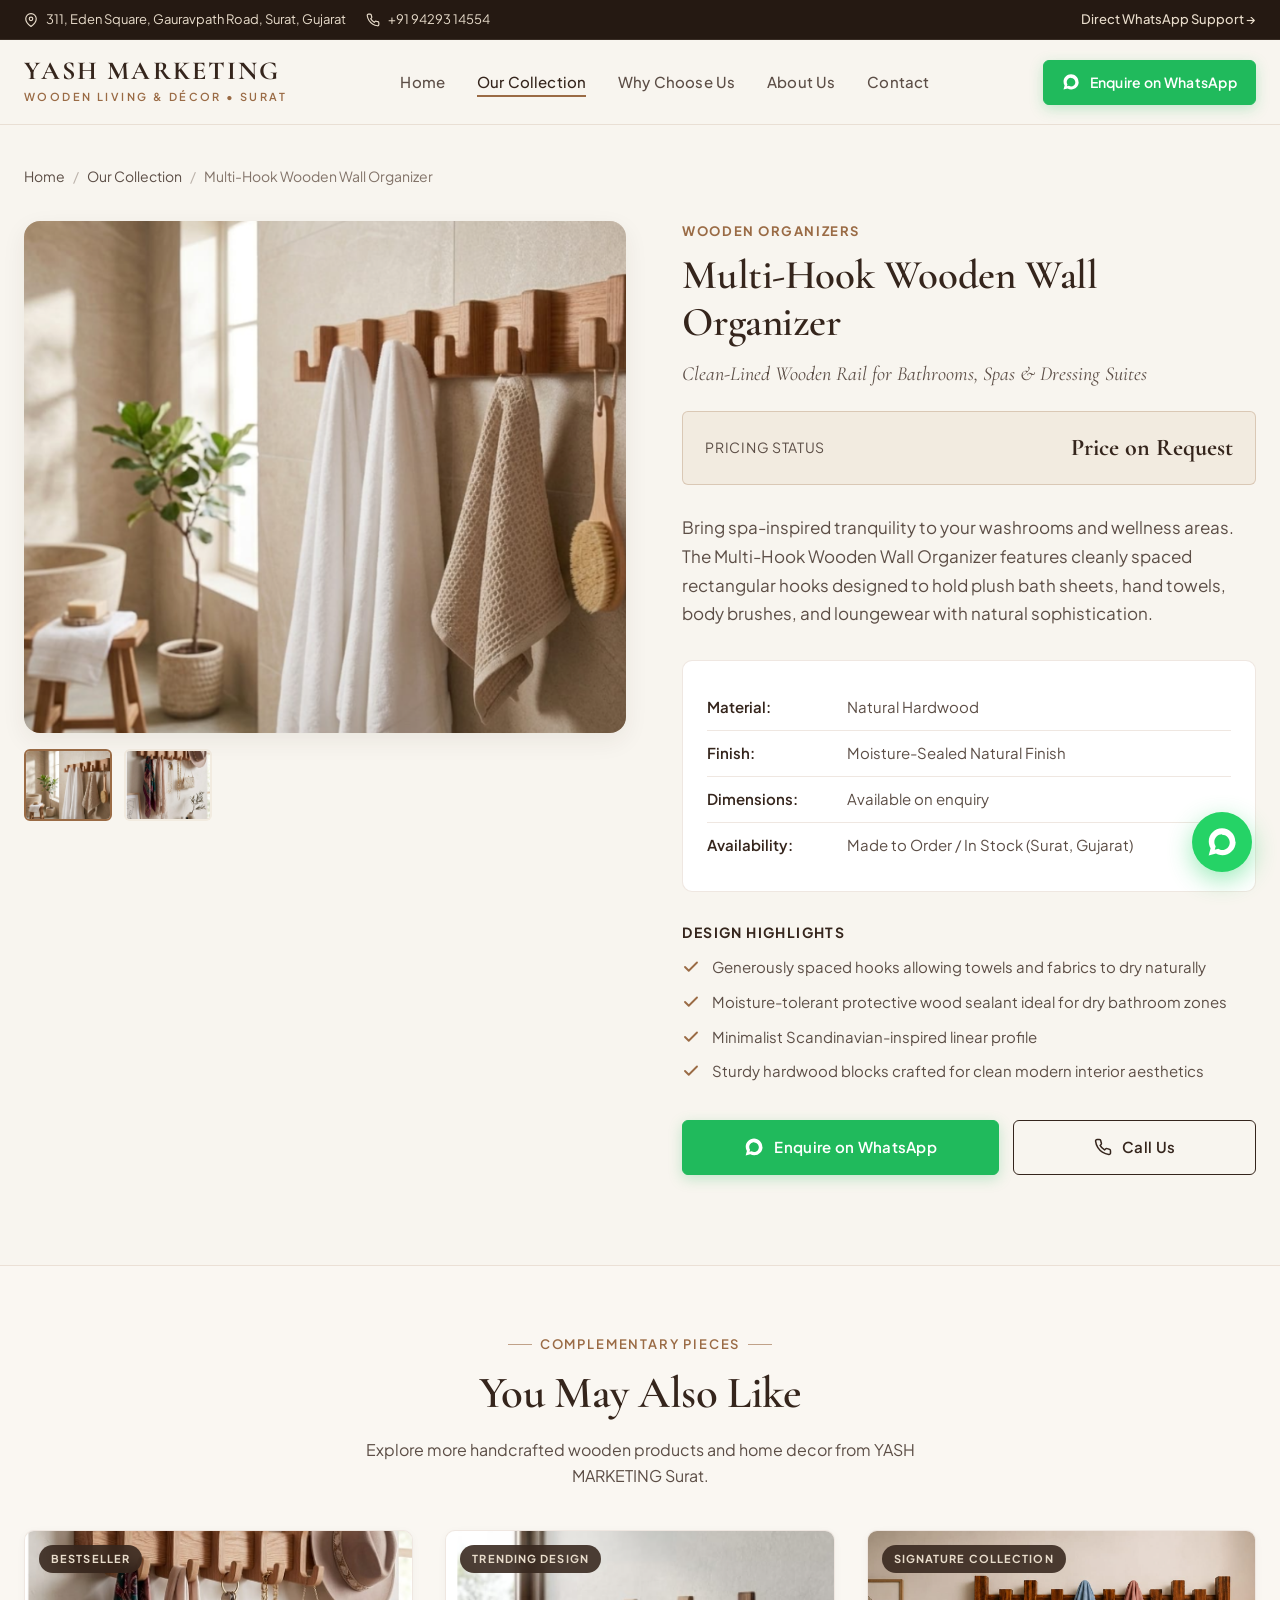
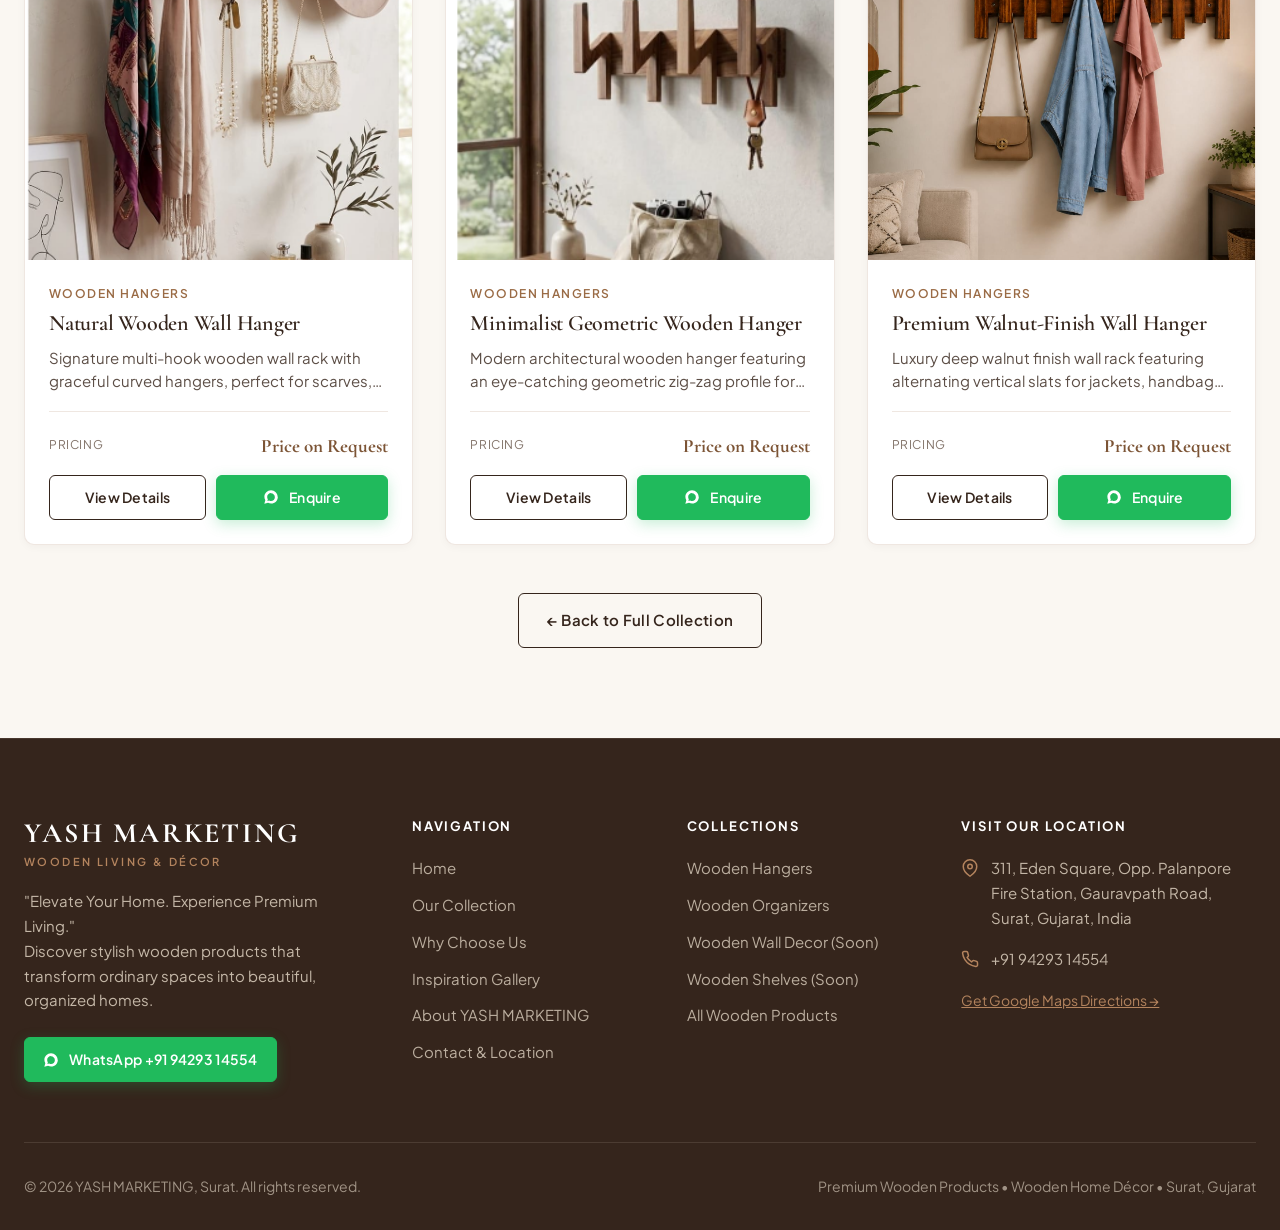
<file: products/multi-hook-wooden-wall-organizer.html>
<!DOCTYPE html>
<html lang="en">
<head>
  <meta charset="UTF-8" />
  <meta name="viewport" content="width=device-width, initial-scale=1.0" />
  
  <!-- Primary Meta Tags -->
  <title>Multi-Hook Wooden Wall Organizer | Wooden Home Accessories Surat | YASH MARKETING</title>
  <meta name="title" content="Multi-Hook Wooden Wall Organizer | Wooden Home Accessories Surat | YASH MARKETING" />
  <meta name="description" content="Moisture-sealed clean-profile wooden hook rail for towels, robes & bathroom accessories. Premium wooden organizer from YASH MARKETING Surat, Gujarat." />
  <meta name="keywords" content="Multi-Hook Wooden Wall Organizer, Wooden products in Surat, Premium wooden products, Wooden home decor, Wooden wall hangers, Wooden interior decor, YASH MARKETING Surat, Gujarat" />
  <meta name="author" content="YASH MARKETING" />
  <meta name="robots" content="index, follow" />
  <link rel="canonical" href="https://aneridudharejiya.github.io/Wooden-shop-website/products/multi-hook-wooden-wall-organizer.html" />

  <!-- Open Graph / Facebook -->
  <meta property="og:type" content="product" />
  <meta property="og:site_name" content="YASH MARKETING" />
  <meta property="og:url" content="https://aneridudharejiya.github.io/Wooden-shop-website/products/multi-hook-wooden-wall-organizer.html" />
  <meta property="og:title" content="Multi-Hook Wooden Wall Organizer | Wooden Home Accessories Surat | YASH MARKETING" />
  <meta property="og:description" content="Moisture-sealed clean-profile wooden hook rail for towels, robes & bathroom accessories. Premium wooden organizer from YASH MARKETING Surat, Gujarat." />
  <meta property="og:image" content="https://aneridudharejiya.github.io/Wooden-shop-website/assets/images/wooden-hanger-bathroom.jpg" />

  <!-- Twitter -->
  <meta property="twitter:card" content="summary_large_image" />
  <meta property="twitter:url" content="https://aneridudharejiya.github.io/Wooden-shop-website/products/multi-hook-wooden-wall-organizer.html" />
  <meta property="twitter:title" content="Multi-Hook Wooden Wall Organizer | Wooden Home Accessories Surat | YASH MARKETING" />
  <meta property="twitter:description" content="Moisture-sealed clean-profile wooden hook rail for towels, robes & bathroom accessories. Premium wooden organizer from YASH MARKETING Surat, Gujarat." />
  <meta property="twitter:image" content="https://aneridudharejiya.github.io/Wooden-shop-website/assets/images/wooden-hanger-bathroom.jpg" />

  <!-- Stylesheet -->
  <link rel="stylesheet" href="../css/styles.css" />

  <!-- Structured Data: JSON-LD Product & Breadcrumbs -->
  <script type="application/ld+json">
  {
    "@context": "https://schema.org",
    "@type": "Product",
    "name": "Multi-Hook Wooden Wall Organizer",
    "image": "https://aneridudharejiya.github.io/Wooden-shop-website/assets/images/wooden-hanger-bathroom.jpg",
    "description": "Bring spa-inspired tranquility to your washrooms and wellness areas. The Multi-Hook Wooden Wall Organizer features cleanly spaced rectangular hooks designed to hold plush bath sheets, hand towels, body brushes, and loungewear with natural sophistication.",
    "category": "Wooden Organizers",
    "brand": {
      "@type": "Brand",
      "name": "YASH MARKETING"
    },
    "offers": {
      "@type": "Offer",
      "url": "https://aneridudharejiya.github.io/Wooden-shop-website/products/multi-hook-wooden-wall-organizer.html",
      "priceCurrency": "INR",
      "price": "0",
      "priceValidUntil": "2027-12-31",
      "availability": "https://schema.org/InStock",
      "itemCondition": "https://schema.org/NewCondition",
      "seller": {
        "@type": "HomeGoodsStore",
        "name": "YASH MARKETING",
        "telephone": "+91 94293 14554",
        "address": {
          "@type": "PostalAddress",
          "streetAddress": "311, Eden Square, Opp. Palanpore Fire Station, Gauravpath Road",
          "addressLocality": "Surat",
          "addressRegion": "Gujarat",
          "postalCode": "395009",
          "addressCountry": "IN"
        }
      }
    }
  }
  </script>
  <script type="application/ld+json">
  {
    "@context": "https://schema.org",
    "@type": "BreadcrumbList",
    "itemListElement": [
      {
        "@type": "ListItem",
        "position": 1,
        "name": "Home",
        "item": "https://aneridudharejiya.github.io/Wooden-shop-website/index.html"
      },
      {
        "@type": "ListItem",
        "position": 2,
        "name": "Our Collection",
        "item": "https://aneridudharejiya.github.io/Wooden-shop-website/collection.html"
      },
      {
        "@type": "ListItem",
        "position": 3,
        "name": "Multi-Hook Wooden Wall Organizer",
        "item": "https://aneridudharejiya.github.io/Wooden-shop-website/products/multi-hook-wooden-wall-organizer.html"
      }
    ]
  }
  </script>
</head>
<body>

  <!-- Top Notification Bar -->
  <div class="top-bar">
    <div class="container">
      <div class="top-bar-left">
        <div class="top-bar-item">
          <svg width="14" height="14" viewBox="0 0 24 24" fill="none" stroke="currentColor" stroke-width="2" stroke-linecap="round" stroke-linejoin="round">
            <path d="M21 10c0 7-9 13-9 13s-9-6-9-13a9 9 0 0 1 18 0z"></path>
            <circle cx="12" cy="10" r="3"></circle>
          </svg>
          <span>311, Eden Square, Gauravpath Road, Surat, Gujarat</span>
        </div>
        <div class="top-bar-item hide-mobile">
          <svg width="14" height="14" viewBox="0 0 24 24" fill="none" stroke="currentColor" stroke-width="2" stroke-linecap="round" stroke-linejoin="round">
            <path d="M22 16.92v3a2 2 0 0 1-2.18 2 19.79 19.79 0 0 1-8.63-3.07 19.5 19.5 0 0 1-6-6 19.79 19.79 0 0 1-3.07-8.67A2 2 0 0 1 4.11 2h3a2 2 0 0 1 2 1.72 12.84 12.84 0 0 0 .7 2.81 2 2 0 0 1-.45 2.11L8.09 9.91a16 16 0 0 0 6 6l1.27-1.27a2 2 0 0 1 2.11-.45 12.84 12.84 0 0 0 2.81.7A2 2 0 0 1 22 16.92z"></path>
          </svg>
          <a href="tel:919429314554">+91 94293 14554</a>
        </div>
      </div>
      <div class="top-bar-right">
        <a href="https://wa.me/919429314554" target="_blank" rel="noopener noreferrer" style="color: var(--warm-beige); font-weight: 500;">
          Direct WhatsApp Support &rarr;
        </a>
      </div>
    </div>
  </div>

  <!-- Navigation Header -->
  <header class="header">
    <div class="container">
      <nav class="navbar" aria-label="Main Navigation">
        <a href="../index.html" class="brand-logo" aria-label="YASH MARKETING Home">
          <span class="brand-title">YASH MARKETING</span>
          <span class="brand-subtitle">Wooden Living &amp; Décor &bull; Surat</span>
        </a>

        <ul class="nav-menu">
          <li><a href="../index.html" class="nav-link">Home</a></li>
          <li><a href="../collection.html" class="nav-link active">Our Collection</a></li>
          <li><a href="../index.html#benefits" class="nav-link">Why Choose Us</a></li>
          <li><a href="../index.html#about" class="nav-link">About Us</a></li>
          <li><a href="../index.html#contact" class="nav-link">Contact</a></li>
          <li class="mobile-menu-cta" style="display: none;">
            <a href="https://wa.me/919429314554" target="_blank" rel="noopener noreferrer" class="btn btn-whatsapp btn-block">
              <svg width="18" height="18" viewBox="0 0 24 24" fill="currentColor">
                <path d="M12.031 6.172c-3.181 0-5.767 2.586-5.768 5.766-.001 1.298.38 2.27 1.019 3.287l-.711 2.598 2.664-.698c.969.584 1.961.949 2.796.949 3.178 0 5.767-2.587 5.767-5.766.001-3.182-2.585-5.769-5.767-5.769zm10.218 5.766c.001 5.485-4.457 9.945-9.947 9.945-1.741 0-3.371-.453-4.793-1.246l-5.509 1.443 1.472-5.378c-.89-1.473-1.405-3.2-1.405-5.044 0-5.484 4.458-9.945 9.947-9.945 5.488 0 9.947 4.461 9.947 9.945z"/>
              </svg>
              Enquire on WhatsApp
            </a>
          </li>
        </ul>

        <div class="nav-actions">
          <a href="https://wa.me/919429314554" target="_blank" rel="noopener noreferrer" class="btn btn-whatsapp btn-sm" aria-label="Enquire on WhatsApp">
            <svg width="18" height="18" viewBox="0 0 24 24" fill="currentColor">
              <path d="M12.031 6.172c-3.181 0-5.767 2.586-5.768 5.766-.001 1.298.38 2.27 1.019 3.287l-.711 2.598 2.664-.698c.969.584 1.961.949 2.796.949 3.178 0 5.767-2.587 5.767-5.766.001-3.182-2.585-5.769-5.767-5.769zm10.218 5.766c.001 5.485-4.457 9.945-9.947 9.945-1.741 0-3.371-.453-4.793-1.246l-5.509 1.443 1.472-5.378c-.89-1.473-1.405-3.2-1.405-5.044 0-5.484 4.458-9.945 9.947-9.945 5.488 0 9.947 4.461 9.947 9.945z"/>
            </svg>
            <span>Enquire on WhatsApp</span>
          </a>
          <button class="mobile-toggle" aria-label="Toggle navigation menu">
            <span></span>
            <span></span>
            <span></span>
          </button>
        </div>
      </nav>
    </div>
  </header>
  <div class="mobile-menu-overlay"></div>

  <!-- Product Detail Section -->
  <main class="product-detail-section">
    <div class="container">
      <nav class="breadcrumbs" aria-label="Breadcrumb">
        <a href="../index.html">Home</a>
        <span class="sep">/</span>
        <a href="../collection.html">Our Collection</a>
        <span class="sep">/</span>
        <span aria-current="page">Multi-Hook Wooden Wall Organizer</span>
      </nav>

      <div class="product-detail-grid">
        <!-- Media Showcase -->
        <div class="detail-gallery-box">
          <div class="detail-gallery-main">
            <img id="main-product-img" src="../assets/images/wooden-hanger-bathroom.jpg" alt="Multi-Hook Wooden Wall Organizer - Handcrafted wooden product by YASH MARKETING Surat, Gujarat" />
          </div>
          <div class="detail-gallery-thumbs">
              <div class="thumb-item active" data-src="../assets/images/wooden-hanger-bathroom.jpg">
                <img src="../assets/images/wooden-hanger-bathroom.jpg" alt="Multi-Hook Wooden Wall Organizer view 1" />
              </div>
              <div class="thumb-item " data-src="../assets/images/wooden-hanger-natural.jpg">
                <img src="../assets/images/wooden-hanger-natural.jpg" alt="Multi-Hook Wooden Wall Organizer view 2" />
              </div></div>
        </div>

        <!-- Information & Actions -->
        <div class="detail-info">
          <span class="detail-category-badge">Wooden Organizers</span>
          <h1 class="detail-title">Multi-Hook Wooden Wall Organizer</h1>
          <p class="detail-tagline">Clean-Lined Wooden Rail for Bathrooms, Spas & Dressing Suites</p>

          <div class="detail-price-box">
            <span class="detail-price-label">Pricing Status</span>
            <span class="detail-price-amount">Price on Request</span>
          </div>

          <p class="detail-description">Bring spa-inspired tranquility to your washrooms and wellness areas. The Multi-Hook Wooden Wall Organizer features cleanly spaced rectangular hooks designed to hold plush bath sheets, hand towels, body brushes, and loungewear with natural sophistication.</p>

          <!-- Specifications Table -->
          <div class="detail-specs-list">
            <div class="spec-row">
              <span class="spec-label">Material:</span>
              <span class="spec-val">Natural Hardwood</span>
            </div>
            <div class="spec-row">
              <span class="spec-label">Finish:</span>
              <span class="spec-val">Moisture-Sealed Natural Finish</span>
            </div>
            <div class="spec-row">
              <span class="spec-label">Dimensions:</span>
              <span class="spec-val">Available on enquiry</span>
            </div>
            <div class="spec-row">
              <span class="spec-label">Availability:</span>
              <span class="spec-val">Made to Order / In Stock (Surat, Gujarat)</span>
            </div>
          </div>

          <!-- Key Design Highlights -->
          <div class="detail-features-list">
            <h4>Design Highlights</h4>
            <ul>
              
              <li>
                <svg width="18" height="18" viewBox="0 0 24 24" fill="none" stroke="currentColor" stroke-width="2.5" stroke-linecap="round" stroke-linejoin="round">
                  <polyline points="20 6 9 17 4 12"></polyline>
                </svg>
                <span>Generously spaced hooks allowing towels and fabrics to dry naturally</span>
              </li>
              <li>
                <svg width="18" height="18" viewBox="0 0 24 24" fill="none" stroke="currentColor" stroke-width="2.5" stroke-linecap="round" stroke-linejoin="round">
                  <polyline points="20 6 9 17 4 12"></polyline>
                </svg>
                <span>Moisture-tolerant protective wood sealant ideal for dry bathroom zones</span>
              </li>
              <li>
                <svg width="18" height="18" viewBox="0 0 24 24" fill="none" stroke="currentColor" stroke-width="2.5" stroke-linecap="round" stroke-linejoin="round">
                  <polyline points="20 6 9 17 4 12"></polyline>
                </svg>
                <span>Minimalist Scandinavian-inspired linear profile</span>
              </li>
              <li>
                <svg width="18" height="18" viewBox="0 0 24 24" fill="none" stroke="currentColor" stroke-width="2.5" stroke-linecap="round" stroke-linejoin="round">
                  <polyline points="20 6 9 17 4 12"></polyline>
                </svg>
                <span>Sturdy hardwood blocks crafted for clean modern interior aesthetics</span>
              </li>
            </ul>
          </div>

          <!-- CTA Buttons -->
          <div class="detail-cta-row">
            <a href="https://wa.me/919429314554?text=Hello%20YASH%20MARKETING%2C%20I%20am%20interested%20in%20the%20Multi-Hook%20Wooden%20Wall%20Organizer.%20Please%20share%20its%20price%2C%20available%20designs%2C%20and%20product%20details." target="_blank" rel="noopener noreferrer" class="btn btn-whatsapp" style="flex: 1.4;" aria-label="Enquire for Multi-Hook Wooden Wall Organizer on WhatsApp">
              <svg width="20" height="20" viewBox="0 0 24 24" fill="currentColor">
                <path d="M12.031 6.172c-3.181 0-5.767 2.586-5.768 5.766-.001 1.298.38 2.27 1.019 3.287l-.711 2.598 2.664-.698c.969.584 1.961.949 2.796.949 3.178 0 5.767-2.587 5.767-5.766.001-3.182-2.585-5.769-5.767-5.769zm10.218 5.766c.001 5.485-4.457 9.945-9.947 9.945-1.741 0-3.371-.453-4.793-1.246l-5.509 1.443 1.472-5.378c-.89-1.473-1.405-3.2-1.405-5.044 0-5.484 4.458-9.945 9.947-9.945 5.488 0 9.947 4.461 9.947 9.945z"/>
              </svg>
              Enquire on WhatsApp
            </a>
            <a href="tel:919429314554" class="btn btn-outline" style="flex: 1;">
              <svg width="18" height="18" viewBox="0 0 24 24" fill="none" stroke="currentColor" stroke-width="2" stroke-linecap="round" stroke-linejoin="round">
                <path d="M22 16.92v3a2 2 0 0 1-2.18 2 19.79 19.79 0 0 1-8.63-3.07 19.5 19.5 0 0 1-6-6 19.79 19.79 0 0 1-3.07-8.67A2 2 0 0 1 4.11 2h3a2 2 0 0 1 2 1.72 12.84 12.84 0 0 0 .7 2.81 2 2 0 0 1-.45 2.11L8.09 9.91a16 16 0 0 0 6 6l1.27-1.27a2 2 0 0 1 2.11-.45 12.84 12.84 0 0 0 2.81.7A2 2 0 0 1 22 16.92z"></path>
              </svg>
              Call Us
            </a>
          </div>
        </div>
      </div>
    </div>
  </main>

  <!-- Related Products Section -->
  <section class="related-products-section">
    <div class="container">
      <div class="section-header text-center" style="margin-bottom: 40px;">
        <span class="section-eyebrow">Complementary Pieces</span>
        <h2 class="section-title">You May Also Like</h2>
        <p class="section-description">Explore more handcrafted wooden products and home decor from YASH MARKETING Surat.</p>
      </div>

      <div class="products-grid">
        
        <article class="product-card" data-category="Wooden Hangers">
          <div class="product-card-image">
            <a href="natural-wooden-wall-hanger.html" aria-label="View details of Natural Wooden Wall Hanger - YASH MARKETING Surat">
              <img src="../assets/images/wooden-hanger-natural.jpg" alt="Natural Wooden Wall Hanger - Handcrafted wooden home decor Surat" loading="lazy" />
            </a>
            <span class="product-badge">Bestseller</span>
          </div>
          <div class="product-card-content">
            <span class="product-category-tag">Wooden Hangers</span>
            <h3 class="product-card-title"><a href="natural-wooden-wall-hanger.html">Natural Wooden Wall Hanger</a></h3>
            <p class="product-card-desc">Signature multi-hook wooden wall rack with graceful curved hangers, perfect for scarves, hats, jewelry, and everyday accessories.</p>
            <div class="product-card-footer">
              <div class="product-price-row">
                <span class="product-price-label">Pricing</span>
                <span class="product-price-val">Price on Request</span>
              </div>
              <div class="product-card-buttons">
                <a href="natural-wooden-wall-hanger.html" class="btn btn-outline btn-sm">View Details</a>
                <a href="https://wa.me/919429314554?text=Hello%20YASH%20MARKETING%2C%20I%20am%20interested%20in%20the%20Natural%20Wooden%20Wall%20Hanger.%20Please%20share%20its%20price%2C%20available%20designs%2C%20and%20product%20details." target="_blank" rel="noopener noreferrer" class="btn btn-whatsapp btn-sm">
                  <svg width="16" height="16" viewBox="0 0 24 24" fill="currentColor">
                    <path d="M12.031 6.172c-3.181 0-5.767 2.586-5.768 5.766-.001 1.298.38 2.27 1.019 3.287l-.711 2.598 2.664-.698c.969.584 1.961.949 2.796.949 3.178 0 5.767-2.587 5.767-5.766.001-3.182-2.585-5.769-5.767-5.769zm10.218 5.766c.001 5.485-4.457 9.945-9.947 9.945-1.741 0-3.371-.453-4.793-1.246l-5.509 1.443 1.472-5.378c-.89-1.473-1.405-3.2-1.405-5.044 0-5.484 4.458-9.945 9.947-9.945 5.488 0 9.947 4.461 9.947 9.945z"/>
                  </svg>
                  Enquire
                </a>
              </div>
            </div>
          </div>
        </article>
        <article class="product-card" data-category="Wooden Hangers">
          <div class="product-card-image">
            <a href="minimalist-geometric-wooden-hanger.html" aria-label="View details of Minimalist Geometric Wooden Hanger - YASH MARKETING Surat">
              <img src="../assets/images/wooden-hanger-geometric.jpg" alt="Minimalist Geometric Wooden Hanger - Handcrafted wooden home decor Surat" loading="lazy" />
            </a>
            <span class="product-badge">Trending Design</span>
          </div>
          <div class="product-card-content">
            <span class="product-category-tag">Wooden Hangers</span>
            <h3 class="product-card-title"><a href="minimalist-geometric-wooden-hanger.html">Minimalist Geometric Wooden Hanger</a></h3>
            <p class="product-card-desc">Modern architectural wooden hanger featuring an eye-catching geometric zig-zag profile for contemporary homes.</p>
            <div class="product-card-footer">
              <div class="product-price-row">
                <span class="product-price-label">Pricing</span>
                <span class="product-price-val">Price on Request</span>
              </div>
              <div class="product-card-buttons">
                <a href="minimalist-geometric-wooden-hanger.html" class="btn btn-outline btn-sm">View Details</a>
                <a href="https://wa.me/919429314554?text=Hello%20YASH%20MARKETING%2C%20I%20am%20interested%20in%20the%20Minimalist%20Geometric%20Wooden%20Hanger.%20Please%20share%20its%20price%2C%20available%20designs%2C%20and%20product%20details." target="_blank" rel="noopener noreferrer" class="btn btn-whatsapp btn-sm">
                  <svg width="16" height="16" viewBox="0 0 24 24" fill="currentColor">
                    <path d="M12.031 6.172c-3.181 0-5.767 2.586-5.768 5.766-.001 1.298.38 2.27 1.019 3.287l-.711 2.598 2.664-.698c.969.584 1.961.949 2.796.949 3.178 0 5.767-2.587 5.767-5.766.001-3.182-2.585-5.769-5.767-5.769zm10.218 5.766c.001 5.485-4.457 9.945-9.947 9.945-1.741 0-3.371-.453-4.793-1.246l-5.509 1.443 1.472-5.378c-.89-1.473-1.405-3.2-1.405-5.044 0-5.484 4.458-9.945 9.947-9.945 5.488 0 9.947 4.461 9.947 9.945z"/>
                  </svg>
                  Enquire
                </a>
              </div>
            </div>
          </div>
        </article>
        <article class="product-card" data-category="Wooden Hangers">
          <div class="product-card-image">
            <a href="premium-walnut-finish-wall-hanger.html" aria-label="View details of Premium Walnut-Finish Wall Hanger - YASH MARKETING Surat">
              <img src="../assets/images/wooden-hanger-walnut.jpg" alt="Premium Walnut-Finish Wall Hanger - Handcrafted wooden home decor Surat" loading="lazy" />
            </a>
            <span class="product-badge">Signature Collection</span>
          </div>
          <div class="product-card-content">
            <span class="product-category-tag">Wooden Hangers</span>
            <h3 class="product-card-title"><a href="premium-walnut-finish-wall-hanger.html">Premium Walnut-Finish Wall Hanger</a></h3>
            <p class="product-card-desc">Luxury deep walnut finish wall rack featuring alternating vertical slats for jackets, handbags, and daily essentials.</p>
            <div class="product-card-footer">
              <div class="product-price-row">
                <span class="product-price-label">Pricing</span>
                <span class="product-price-val">Price on Request</span>
              </div>
              <div class="product-card-buttons">
                <a href="premium-walnut-finish-wall-hanger.html" class="btn btn-outline btn-sm">View Details</a>
                <a href="https://wa.me/919429314554?text=Hello%20YASH%20MARKETING%2C%20I%20am%20interested%20in%20the%20Premium%20Walnut-Finish%20Wall%20Hanger.%20Please%20share%20its%20price%2C%20available%20designs%2C%20and%20product%20details." target="_blank" rel="noopener noreferrer" class="btn btn-whatsapp btn-sm">
                  <svg width="16" height="16" viewBox="0 0 24 24" fill="currentColor">
                    <path d="M12.031 6.172c-3.181 0-5.767 2.586-5.768 5.766-.001 1.298.38 2.27 1.019 3.287l-.711 2.598 2.664-.698c.969.584 1.961.949 2.796.949 3.178 0 5.767-2.587 5.767-5.766.001-3.182-2.585-5.769-5.767-5.769zm10.218 5.766c.001 5.485-4.457 9.945-9.947 9.945-1.741 0-3.371-.453-4.793-1.246l-5.509 1.443 1.472-5.378c-.89-1.473-1.405-3.2-1.405-5.044 0-5.484 4.458-9.945 9.947-9.945 5.488 0 9.947 4.461 9.947 9.945z"/>
                  </svg>
                  Enquire
                </a>
              </div>
            </div>
          </div>
        </article>
      </div>

      <div class="text-center" style="margin-top: 48px;">
        <a href="../collection.html" class="btn btn-outline">
          &larr; Back to Full Collection
        </a>
      </div>
    </div>
  </section>

  <!-- Dark Walnut Footer -->
  <footer class="footer">
    <div class="container">
      <div class="footer-grid">
        <div class="footer-brand">
          <span class="brand-title">YASH MARKETING</span>
          <p class="brand-subtitle">Wooden Living &amp; Décor</p>
          <p class="tagline">
            "Elevate Your Home. Experience Premium Living."<br />
            Discover stylish wooden products that transform ordinary spaces into beautiful, organized homes.
          </p>
          <a href="https://wa.me/919429314554" target="_blank" rel="noopener noreferrer" class="btn btn-whatsapp btn-sm">
            <svg width="16" height="16" viewBox="0 0 24 24" fill="currentColor">
              <path d="M12.031 6.172c-3.181 0-5.767 2.586-5.768 5.766-.001 1.298.38 2.27 1.019 3.287l-.711 2.598 2.664-.698c.969.584 1.961.949 2.796.949 3.178 0 5.767-2.587 5.767-5.766.001-3.182-2.585-5.769-5.767-5.769zm10.218 5.766c.001 5.485-4.457 9.945-9.947 9.945-1.741 0-3.371-.453-4.793-1.246l-5.509 1.443 1.472-5.378c-.89-1.473-1.405-3.2-1.405-5.044 0-5.484 4.458-9.945 9.947-9.945 5.488 0 9.947 4.461 9.947 9.945z"/>
            </svg>
            WhatsApp +91 94293 14554
          </a>
        </div>

        <div>
          <h4 class="footer-heading">Navigation</h4>
          <div class="footer-links">
            <a href="../index.html">Home</a>
            <a href="../collection.html">Our Collection</a>
            <a href="../index.html#benefits">Why Choose Us</a>
            <a href="../index.html#gallery">Inspiration Gallery</a>
            <a href="../index.html#about">About YASH MARKETING</a>
            <a href="../index.html#contact">Contact &amp; Location</a>
          </div>
        </div>

        <div>
          <h4 class="footer-heading">Collections</h4>
          <div class="footer-links">
            <a href="../collection.html?category=wooden-hangers">Wooden Hangers</a>
            <a href="../collection.html?category=wooden-organizers">Wooden Organizers</a>
            <a href="../collection.html?category=wooden-wall-decor">Wooden Wall Decor (Soon)</a>
            <a href="../collection.html?category=wooden-shelves">Wooden Shelves (Soon)</a>
            <a href="../collection.html">All Wooden Products</a>
          </div>
        </div>

        <div>
          <h4 class="footer-heading">Visit Our Location</h4>
          <div class="footer-contact-item">
            <svg width="18" height="18" viewBox="0 0 24 24" fill="none" stroke="currentColor" stroke-width="2" stroke-linecap="round" stroke-linejoin="round">
              <path d="M21 10c0 7-9 13-9 13s-9-6-9-13a9 9 0 0 1 18 0z"></path>
              <circle cx="12" cy="10" r="3"></circle>
            </svg>
            <span>311, Eden Square, Opp. Palanpore Fire Station, Gauravpath Road, Surat, Gujarat, India</span>
          </div>
          <div class="footer-contact-item">
            <svg width="18" height="18" viewBox="0 0 24 24" fill="none" stroke="currentColor" stroke-width="2" stroke-linecap="round" stroke-linejoin="round">
              <path d="M22 16.92v3a2 2 0 0 1-2.18 2 19.79 19.79 0 0 1-8.63-3.07 19.5 19.5 0 0 1-6-6 19.79 19.79 0 0 1-3.07-8.67A2 2 0 0 1 4.11 2h3a2 2 0 0 1 2 1.72 12.84 12.84 0 0 0 .7 2.81 2 2 0 0 1-.45 2.11L8.09 9.91a16 16 0 0 0 6 6l1.27-1.27a2 2 0 0 1 2.11-.45 12.84 12.84 0 0 0 2.81.7A2 2 0 0 1 22 16.92z"></path>
            </svg>
            <a href="tel:919429314554">+91 94293 14554</a>
          </div>
          <div style="margin-top: 14px;">
            <a href="https://www.google.com/maps/search/?api=1&query=311%2C%20Eden%20Square%2C%20Opp.%20Palanpore%20Fire%20Station%2C%20Gauravpath%20Road%2C%20Surat%2C%20Gujarat" target="_blank" rel="noopener noreferrer" style="color: var(--wood-brown-light); font-size: 0.875rem; text-decoration: underline;">
              Get Google Maps Directions &rarr;
            </a>
          </div>
        </div>
      </div>

      <div class="footer-bottom">
        <p>&copy; 2026 YASH MARKETING, Surat. All rights reserved.</p>
        <p>Premium Wooden Products &bull; Wooden Home Décor &bull; Surat, Gujarat</p>
      </div>
    </div>
  </footer>

  <!-- Floating WhatsApp Quick Button -->
  <a href="https://wa.me/919429314554" target="_blank" rel="noopener noreferrer" class="floating-whatsapp" aria-label="Chat on WhatsApp with YASH MARKETING">
    <svg viewBox="0 0 24 24">
      <path d="M12.031 6.172c-3.181 0-5.767 2.586-5.768 5.766-.001 1.298.38 2.27 1.019 3.287l-.711 2.598 2.664-.698c.969.584 1.961.949 2.796.949 3.178 0 5.767-2.587 5.767-5.766.001-3.182-2.585-5.769-5.767-5.769zm10.218 5.766c.001 5.485-4.457 9.945-9.947 9.945-1.741 0-3.371-.453-4.793-1.246l-5.509 1.443 1.472-5.378c-.89-1.473-1.405-3.2-1.405-5.044 0-5.484 4.458-9.945 9.947-9.945 5.488 0 9.947 4.461 9.947 9.945z"/>
    </svg>
  </a>

  <!-- Script for thumbnails & navbar -->
  <script>
    document.addEventListener("DOMContentLoaded", () => {
      const mainImg = document.getElementById("main-product-img");
      const thumbs = document.querySelectorAll(".thumb-item");
      thumbs.forEach(thumb => {
        thumb.addEventListener("click", () => {
          thumbs.forEach(t => t.classList.remove("active"));
          thumb.classList.add("active");
          const newSrc = thumb.getAttribute("data-src");
          if (mainImg && newSrc) {
            mainImg.src = newSrc;
          }
        });
      });

      // Mobile navbar toggle
      const mobileToggle = document.querySelector(".mobile-toggle");
      const navMenu = document.querySelector(".nav-menu");
      const overlay = document.querySelector(".mobile-menu-overlay");
      if (mobileToggle && navMenu) {
        mobileToggle.addEventListener("click", () => {
          const isOpen = navMenu.classList.toggle("open");
          mobileToggle.classList.toggle("active", isOpen);
          overlay?.classList.toggle("active", isOpen);
        });
        overlay?.addEventListener("click", () => {
          navMenu.classList.remove("open");
          mobileToggle.classList.remove("active");
          overlay.classList.remove("active");
        });
      }
    });
  </script>
</body>
</html>
</file>
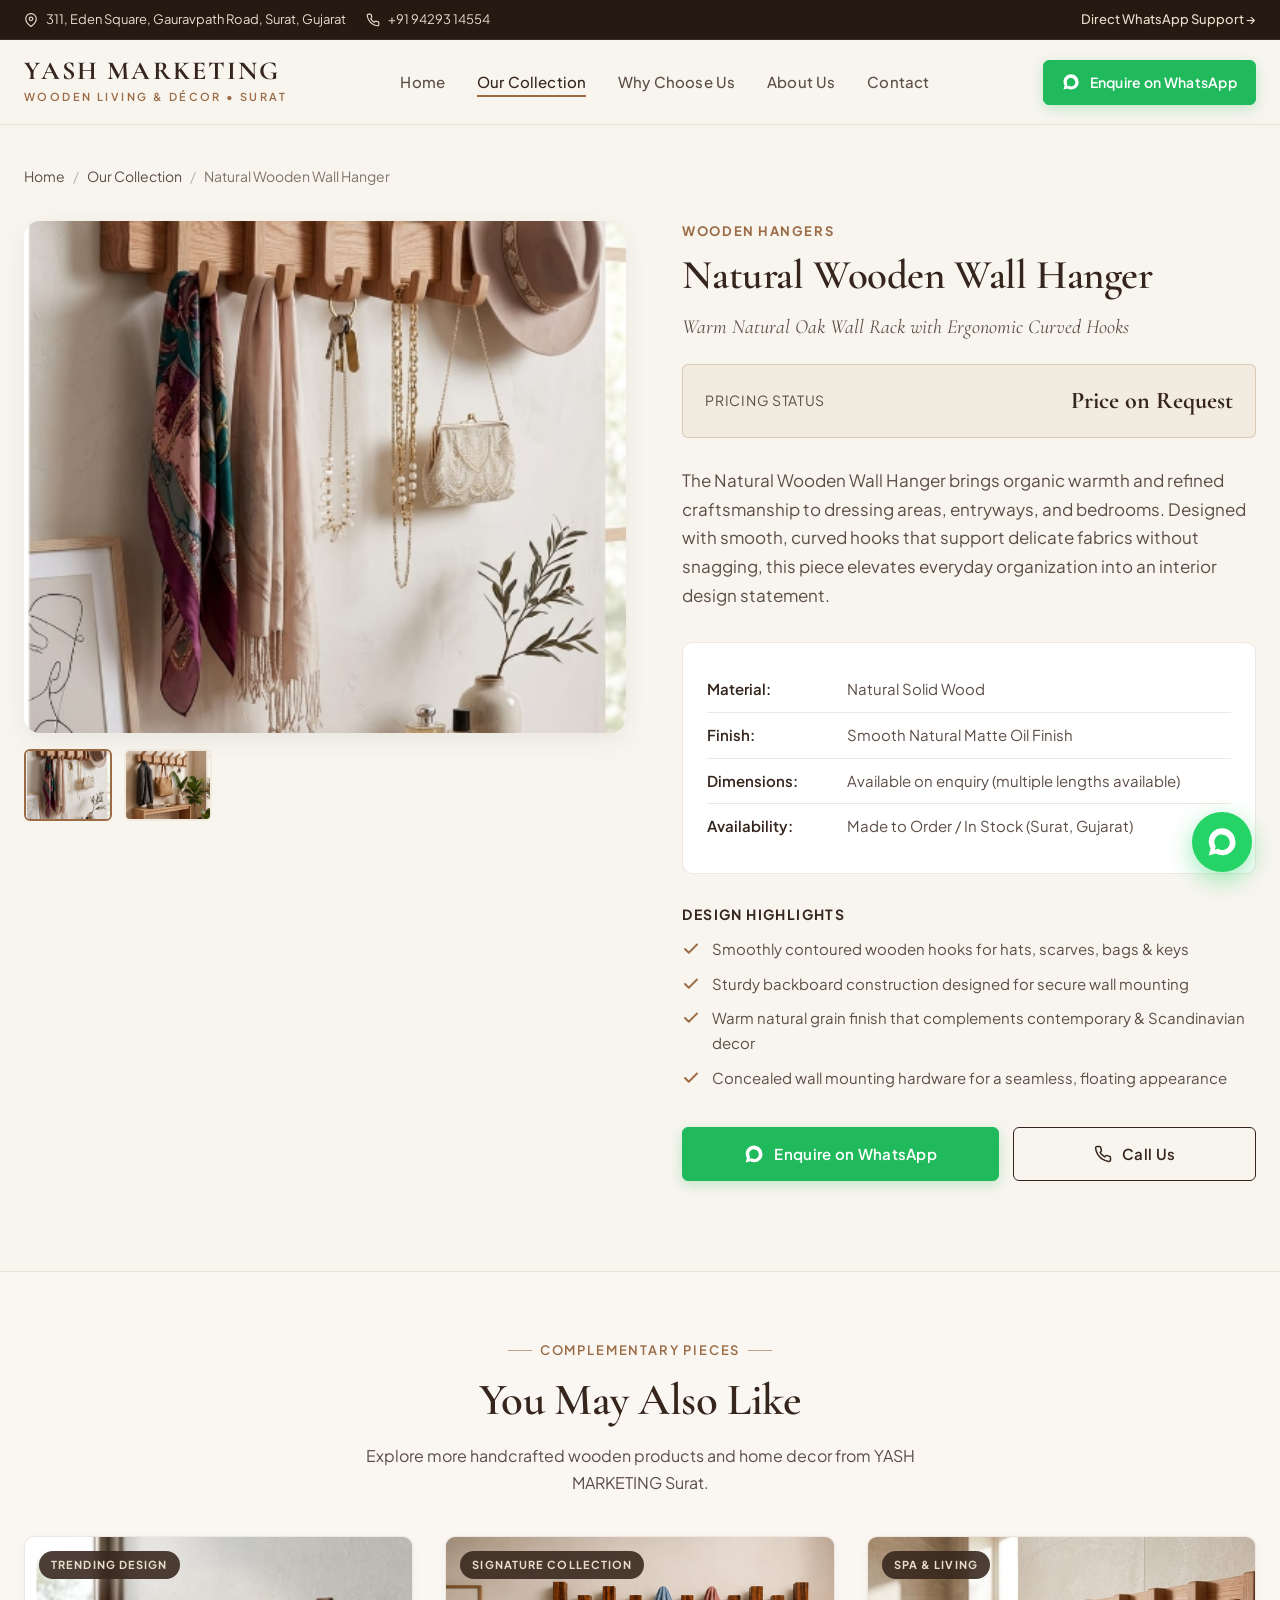
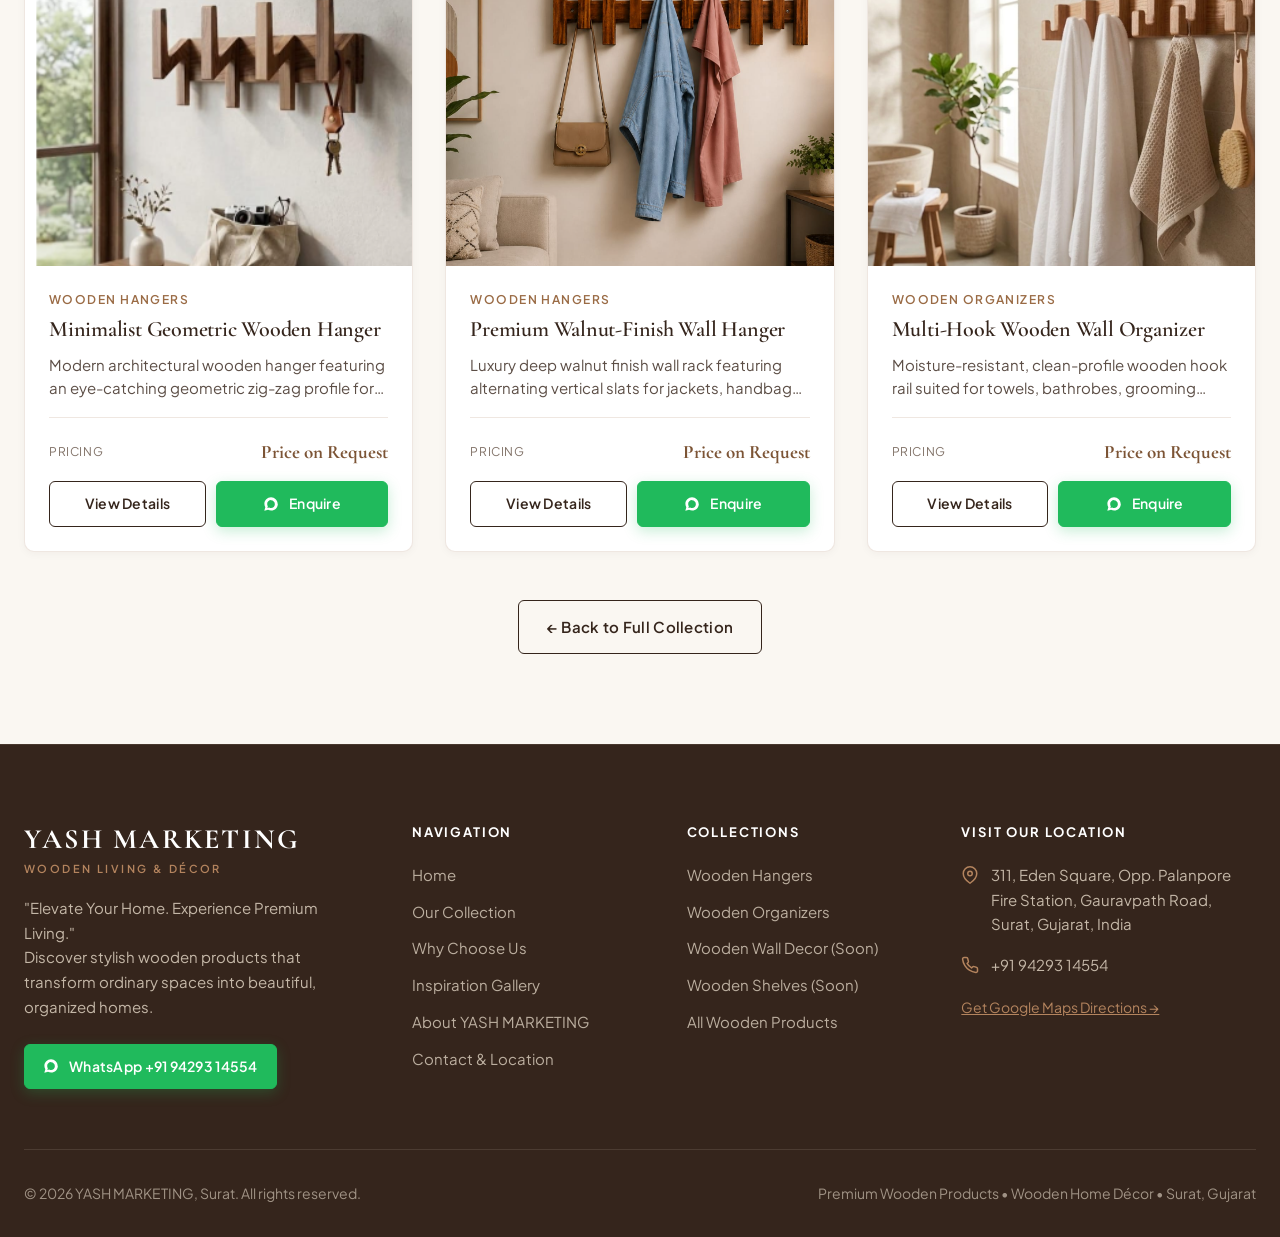
<file: products/natural-wooden-wall-hanger.html>
<!DOCTYPE html>
<html lang="en">
<head>
  <meta charset="UTF-8" />
  <meta name="viewport" content="width=device-width, initial-scale=1.0" />
  
  <!-- Primary Meta Tags -->
  <title>Natural Wooden Wall Hanger | Premium Wooden Products Surat | YASH MARKETING</title>
  <meta name="title" content="Natural Wooden Wall Hanger | Premium Wooden Products Surat | YASH MARKETING" />
  <meta name="description" content="Buy or enquire for Natural Wooden Wall Hangers in Surat. Solid wood multi-hook wall rack for scarves, hats, jewelry & accessories by YASH MARKETING Gujarat." />
  <meta name="keywords" content="Natural Wooden Wall Hanger, Wooden products in Surat, Premium wooden products, Wooden home decor, Wooden wall hangers, Wooden interior decor, YASH MARKETING Surat, Gujarat" />
  <meta name="author" content="YASH MARKETING" />
  <meta name="robots" content="index, follow" />
  <link rel="canonical" href="https://aneridudharejiya.github.io/Wooden-shop-website/products/natural-wooden-wall-hanger.html" />

  <!-- Open Graph / Facebook -->
  <meta property="og:type" content="product" />
  <meta property="og:site_name" content="YASH MARKETING" />
  <meta property="og:url" content="https://aneridudharejiya.github.io/Wooden-shop-website/products/natural-wooden-wall-hanger.html" />
  <meta property="og:title" content="Natural Wooden Wall Hanger | Premium Wooden Products Surat | YASH MARKETING" />
  <meta property="og:description" content="Buy or enquire for Natural Wooden Wall Hangers in Surat. Solid wood multi-hook wall rack for scarves, hats, jewelry & accessories by YASH MARKETING Gujarat." />
  <meta property="og:image" content="https://aneridudharejiya.github.io/Wooden-shop-website/assets/images/wooden-hanger-natural.jpg" />

  <!-- Twitter -->
  <meta property="twitter:card" content="summary_large_image" />
  <meta property="twitter:url" content="https://aneridudharejiya.github.io/Wooden-shop-website/products/natural-wooden-wall-hanger.html" />
  <meta property="twitter:title" content="Natural Wooden Wall Hanger | Premium Wooden Products Surat | YASH MARKETING" />
  <meta property="twitter:description" content="Buy or enquire for Natural Wooden Wall Hangers in Surat. Solid wood multi-hook wall rack for scarves, hats, jewelry & accessories by YASH MARKETING Gujarat." />
  <meta property="twitter:image" content="https://aneridudharejiya.github.io/Wooden-shop-website/assets/images/wooden-hanger-natural.jpg" />

  <!-- Stylesheet -->
  <link rel="stylesheet" href="../css/styles.css" />

  <!-- Structured Data: JSON-LD Product & Breadcrumbs -->
  <script type="application/ld+json">
  {
    "@context": "https://schema.org",
    "@type": "Product",
    "name": "Natural Wooden Wall Hanger",
    "image": "https://aneridudharejiya.github.io/Wooden-shop-website/assets/images/wooden-hanger-natural.jpg",
    "description": "The Natural Wooden Wall Hanger brings organic warmth and refined craftsmanship to dressing areas, entryways, and bedrooms. Designed with smooth, curved hooks that support delicate fabrics without snagging, this piece elevates everyday organization into an interior design statement.",
    "category": "Wooden Hangers",
    "brand": {
      "@type": "Brand",
      "name": "YASH MARKETING"
    },
    "offers": {
      "@type": "Offer",
      "url": "https://aneridudharejiya.github.io/Wooden-shop-website/products/natural-wooden-wall-hanger.html",
      "priceCurrency": "INR",
      "price": "0",
      "priceValidUntil": "2027-12-31",
      "availability": "https://schema.org/InStock",
      "itemCondition": "https://schema.org/NewCondition",
      "seller": {
        "@type": "HomeGoodsStore",
        "name": "YASH MARKETING",
        "telephone": "+91 94293 14554",
        "address": {
          "@type": "PostalAddress",
          "streetAddress": "311, Eden Square, Opp. Palanpore Fire Station, Gauravpath Road",
          "addressLocality": "Surat",
          "addressRegion": "Gujarat",
          "postalCode": "395009",
          "addressCountry": "IN"
        }
      }
    }
  }
  </script>
  <script type="application/ld+json">
  {
    "@context": "https://schema.org",
    "@type": "BreadcrumbList",
    "itemListElement": [
      {
        "@type": "ListItem",
        "position": 1,
        "name": "Home",
        "item": "https://aneridudharejiya.github.io/Wooden-shop-website/index.html"
      },
      {
        "@type": "ListItem",
        "position": 2,
        "name": "Our Collection",
        "item": "https://aneridudharejiya.github.io/Wooden-shop-website/collection.html"
      },
      {
        "@type": "ListItem",
        "position": 3,
        "name": "Natural Wooden Wall Hanger",
        "item": "https://aneridudharejiya.github.io/Wooden-shop-website/products/natural-wooden-wall-hanger.html"
      }
    ]
  }
  </script>
</head>
<body>

  <!-- Top Notification Bar -->
  <div class="top-bar">
    <div class="container">
      <div class="top-bar-left">
        <div class="top-bar-item">
          <svg width="14" height="14" viewBox="0 0 24 24" fill="none" stroke="currentColor" stroke-width="2" stroke-linecap="round" stroke-linejoin="round">
            <path d="M21 10c0 7-9 13-9 13s-9-6-9-13a9 9 0 0 1 18 0z"></path>
            <circle cx="12" cy="10" r="3"></circle>
          </svg>
          <span>311, Eden Square, Gauravpath Road, Surat, Gujarat</span>
        </div>
        <div class="top-bar-item hide-mobile">
          <svg width="14" height="14" viewBox="0 0 24 24" fill="none" stroke="currentColor" stroke-width="2" stroke-linecap="round" stroke-linejoin="round">
            <path d="M22 16.92v3a2 2 0 0 1-2.18 2 19.79 19.79 0 0 1-8.63-3.07 19.5 19.5 0 0 1-6-6 19.79 19.79 0 0 1-3.07-8.67A2 2 0 0 1 4.11 2h3a2 2 0 0 1 2 1.72 12.84 12.84 0 0 0 .7 2.81 2 2 0 0 1-.45 2.11L8.09 9.91a16 16 0 0 0 6 6l1.27-1.27a2 2 0 0 1 2.11-.45 12.84 12.84 0 0 0 2.81.7A2 2 0 0 1 22 16.92z"></path>
          </svg>
          <a href="tel:919429314554">+91 94293 14554</a>
        </div>
      </div>
      <div class="top-bar-right">
        <a href="https://wa.me/919429314554" target="_blank" rel="noopener noreferrer" style="color: var(--warm-beige); font-weight: 500;">
          Direct WhatsApp Support &rarr;
        </a>
      </div>
    </div>
  </div>

  <!-- Navigation Header -->
  <header class="header">
    <div class="container">
      <nav class="navbar" aria-label="Main Navigation">
        <a href="../index.html" class="brand-logo" aria-label="YASH MARKETING Home">
          <span class="brand-title">YASH MARKETING</span>
          <span class="brand-subtitle">Wooden Living &amp; Décor &bull; Surat</span>
        </a>

        <ul class="nav-menu">
          <li><a href="../index.html" class="nav-link">Home</a></li>
          <li><a href="../collection.html" class="nav-link active">Our Collection</a></li>
          <li><a href="../index.html#benefits" class="nav-link">Why Choose Us</a></li>
          <li><a href="../index.html#about" class="nav-link">About Us</a></li>
          <li><a href="../index.html#contact" class="nav-link">Contact</a></li>
          <li class="mobile-menu-cta" style="display: none;">
            <a href="https://wa.me/919429314554" target="_blank" rel="noopener noreferrer" class="btn btn-whatsapp btn-block">
              <svg width="18" height="18" viewBox="0 0 24 24" fill="currentColor">
                <path d="M12.031 6.172c-3.181 0-5.767 2.586-5.768 5.766-.001 1.298.38 2.27 1.019 3.287l-.711 2.598 2.664-.698c.969.584 1.961.949 2.796.949 3.178 0 5.767-2.587 5.767-5.766.001-3.182-2.585-5.769-5.767-5.769zm10.218 5.766c.001 5.485-4.457 9.945-9.947 9.945-1.741 0-3.371-.453-4.793-1.246l-5.509 1.443 1.472-5.378c-.89-1.473-1.405-3.2-1.405-5.044 0-5.484 4.458-9.945 9.947-9.945 5.488 0 9.947 4.461 9.947 9.945z"/>
              </svg>
              Enquire on WhatsApp
            </a>
          </li>
        </ul>

        <div class="nav-actions">
          <a href="https://wa.me/919429314554" target="_blank" rel="noopener noreferrer" class="btn btn-whatsapp btn-sm" aria-label="Enquire on WhatsApp">
            <svg width="18" height="18" viewBox="0 0 24 24" fill="currentColor">
              <path d="M12.031 6.172c-3.181 0-5.767 2.586-5.768 5.766-.001 1.298.38 2.27 1.019 3.287l-.711 2.598 2.664-.698c.969.584 1.961.949 2.796.949 3.178 0 5.767-2.587 5.767-5.766.001-3.182-2.585-5.769-5.767-5.769zm10.218 5.766c.001 5.485-4.457 9.945-9.947 9.945-1.741 0-3.371-.453-4.793-1.246l-5.509 1.443 1.472-5.378c-.89-1.473-1.405-3.2-1.405-5.044 0-5.484 4.458-9.945 9.947-9.945 5.488 0 9.947 4.461 9.947 9.945z"/>
            </svg>
            <span>Enquire on WhatsApp</span>
          </a>
          <button class="mobile-toggle" aria-label="Toggle navigation menu">
            <span></span>
            <span></span>
            <span></span>
          </button>
        </div>
      </nav>
    </div>
  </header>
  <div class="mobile-menu-overlay"></div>

  <!-- Product Detail Section -->
  <main class="product-detail-section">
    <div class="container">
      <nav class="breadcrumbs" aria-label="Breadcrumb">
        <a href="../index.html">Home</a>
        <span class="sep">/</span>
        <a href="../collection.html">Our Collection</a>
        <span class="sep">/</span>
        <span aria-current="page">Natural Wooden Wall Hanger</span>
      </nav>

      <div class="product-detail-grid">
        <!-- Media Showcase -->
        <div class="detail-gallery-box">
          <div class="detail-gallery-main">
            <img id="main-product-img" src="../assets/images/wooden-hanger-natural.jpg" alt="Natural Wooden Wall Hanger - Handcrafted wooden product by YASH MARKETING Surat, Gujarat" />
          </div>
          <div class="detail-gallery-thumbs">
              <div class="thumb-item active" data-src="../assets/images/wooden-hanger-natural.jpg">
                <img src="../assets/images/wooden-hanger-natural.jpg" alt="Natural Wooden Wall Hanger view 1" />
              </div>
              <div class="thumb-item " data-src="../assets/images/wooden-hanger-entryway.jpg">
                <img src="../assets/images/wooden-hanger-entryway.jpg" alt="Natural Wooden Wall Hanger view 2" />
              </div></div>
        </div>

        <!-- Information & Actions -->
        <div class="detail-info">
          <span class="detail-category-badge">Wooden Hangers</span>
          <h1 class="detail-title">Natural Wooden Wall Hanger</h1>
          <p class="detail-tagline">Warm Natural Oak Wall Rack with Ergonomic Curved Hooks</p>

          <div class="detail-price-box">
            <span class="detail-price-label">Pricing Status</span>
            <span class="detail-price-amount">Price on Request</span>
          </div>

          <p class="detail-description">The Natural Wooden Wall Hanger brings organic warmth and refined craftsmanship to dressing areas, entryways, and bedrooms. Designed with smooth, curved hooks that support delicate fabrics without snagging, this piece elevates everyday organization into an interior design statement.</p>

          <!-- Specifications Table -->
          <div class="detail-specs-list">
            <div class="spec-row">
              <span class="spec-label">Material:</span>
              <span class="spec-val">Natural Solid Wood</span>
            </div>
            <div class="spec-row">
              <span class="spec-label">Finish:</span>
              <span class="spec-val">Smooth Natural Matte Oil Finish</span>
            </div>
            <div class="spec-row">
              <span class="spec-label">Dimensions:</span>
              <span class="spec-val">Available on enquiry (multiple lengths available)</span>
            </div>
            <div class="spec-row">
              <span class="spec-label">Availability:</span>
              <span class="spec-val">Made to Order / In Stock (Surat, Gujarat)</span>
            </div>
          </div>

          <!-- Key Design Highlights -->
          <div class="detail-features-list">
            <h4>Design Highlights</h4>
            <ul>
              
              <li>
                <svg width="18" height="18" viewBox="0 0 24 24" fill="none" stroke="currentColor" stroke-width="2.5" stroke-linecap="round" stroke-linejoin="round">
                  <polyline points="20 6 9 17 4 12"></polyline>
                </svg>
                <span>Smoothly contoured wooden hooks for hats, scarves, bags & keys</span>
              </li>
              <li>
                <svg width="18" height="18" viewBox="0 0 24 24" fill="none" stroke="currentColor" stroke-width="2.5" stroke-linecap="round" stroke-linejoin="round">
                  <polyline points="20 6 9 17 4 12"></polyline>
                </svg>
                <span>Sturdy backboard construction designed for secure wall mounting</span>
              </li>
              <li>
                <svg width="18" height="18" viewBox="0 0 24 24" fill="none" stroke="currentColor" stroke-width="2.5" stroke-linecap="round" stroke-linejoin="round">
                  <polyline points="20 6 9 17 4 12"></polyline>
                </svg>
                <span>Warm natural grain finish that complements contemporary & Scandinavian decor</span>
              </li>
              <li>
                <svg width="18" height="18" viewBox="0 0 24 24" fill="none" stroke="currentColor" stroke-width="2.5" stroke-linecap="round" stroke-linejoin="round">
                  <polyline points="20 6 9 17 4 12"></polyline>
                </svg>
                <span>Concealed wall mounting hardware for a seamless, floating appearance</span>
              </li>
            </ul>
          </div>

          <!-- CTA Buttons -->
          <div class="detail-cta-row">
            <a href="https://wa.me/919429314554?text=Hello%20YASH%20MARKETING%2C%20I%20am%20interested%20in%20the%20Natural%20Wooden%20Wall%20Hanger.%20Please%20share%20its%20price%2C%20available%20designs%2C%20and%20product%20details." target="_blank" rel="noopener noreferrer" class="btn btn-whatsapp" style="flex: 1.4;" aria-label="Enquire for Natural Wooden Wall Hanger on WhatsApp">
              <svg width="20" height="20" viewBox="0 0 24 24" fill="currentColor">
                <path d="M12.031 6.172c-3.181 0-5.767 2.586-5.768 5.766-.001 1.298.38 2.27 1.019 3.287l-.711 2.598 2.664-.698c.969.584 1.961.949 2.796.949 3.178 0 5.767-2.587 5.767-5.766.001-3.182-2.585-5.769-5.767-5.769zm10.218 5.766c.001 5.485-4.457 9.945-9.947 9.945-1.741 0-3.371-.453-4.793-1.246l-5.509 1.443 1.472-5.378c-.89-1.473-1.405-3.2-1.405-5.044 0-5.484 4.458-9.945 9.947-9.945 5.488 0 9.947 4.461 9.947 9.945z"/>
              </svg>
              Enquire on WhatsApp
            </a>
            <a href="tel:919429314554" class="btn btn-outline" style="flex: 1;">
              <svg width="18" height="18" viewBox="0 0 24 24" fill="none" stroke="currentColor" stroke-width="2" stroke-linecap="round" stroke-linejoin="round">
                <path d="M22 16.92v3a2 2 0 0 1-2.18 2 19.79 19.79 0 0 1-8.63-3.07 19.5 19.5 0 0 1-6-6 19.79 19.79 0 0 1-3.07-8.67A2 2 0 0 1 4.11 2h3a2 2 0 0 1 2 1.72 12.84 12.84 0 0 0 .7 2.81 2 2 0 0 1-.45 2.11L8.09 9.91a16 16 0 0 0 6 6l1.27-1.27a2 2 0 0 1 2.11-.45 12.84 12.84 0 0 0 2.81.7A2 2 0 0 1 22 16.92z"></path>
              </svg>
              Call Us
            </a>
          </div>
        </div>
      </div>
    </div>
  </main>

  <!-- Related Products Section -->
  <section class="related-products-section">
    <div class="container">
      <div class="section-header text-center" style="margin-bottom: 40px;">
        <span class="section-eyebrow">Complementary Pieces</span>
        <h2 class="section-title">You May Also Like</h2>
        <p class="section-description">Explore more handcrafted wooden products and home decor from YASH MARKETING Surat.</p>
      </div>

      <div class="products-grid">
        
        <article class="product-card" data-category="Wooden Hangers">
          <div class="product-card-image">
            <a href="minimalist-geometric-wooden-hanger.html" aria-label="View details of Minimalist Geometric Wooden Hanger - YASH MARKETING Surat">
              <img src="../assets/images/wooden-hanger-geometric.jpg" alt="Minimalist Geometric Wooden Hanger - Handcrafted wooden home decor Surat" loading="lazy" />
            </a>
            <span class="product-badge">Trending Design</span>
          </div>
          <div class="product-card-content">
            <span class="product-category-tag">Wooden Hangers</span>
            <h3 class="product-card-title"><a href="minimalist-geometric-wooden-hanger.html">Minimalist Geometric Wooden Hanger</a></h3>
            <p class="product-card-desc">Modern architectural wooden hanger featuring an eye-catching geometric zig-zag profile for contemporary homes.</p>
            <div class="product-card-footer">
              <div class="product-price-row">
                <span class="product-price-label">Pricing</span>
                <span class="product-price-val">Price on Request</span>
              </div>
              <div class="product-card-buttons">
                <a href="minimalist-geometric-wooden-hanger.html" class="btn btn-outline btn-sm">View Details</a>
                <a href="https://wa.me/919429314554?text=Hello%20YASH%20MARKETING%2C%20I%20am%20interested%20in%20the%20Minimalist%20Geometric%20Wooden%20Hanger.%20Please%20share%20its%20price%2C%20available%20designs%2C%20and%20product%20details." target="_blank" rel="noopener noreferrer" class="btn btn-whatsapp btn-sm">
                  <svg width="16" height="16" viewBox="0 0 24 24" fill="currentColor">
                    <path d="M12.031 6.172c-3.181 0-5.767 2.586-5.768 5.766-.001 1.298.38 2.27 1.019 3.287l-.711 2.598 2.664-.698c.969.584 1.961.949 2.796.949 3.178 0 5.767-2.587 5.767-5.766.001-3.182-2.585-5.769-5.767-5.769zm10.218 5.766c.001 5.485-4.457 9.945-9.947 9.945-1.741 0-3.371-.453-4.793-1.246l-5.509 1.443 1.472-5.378c-.89-1.473-1.405-3.2-1.405-5.044 0-5.484 4.458-9.945 9.947-9.945 5.488 0 9.947 4.461 9.947 9.945z"/>
                  </svg>
                  Enquire
                </a>
              </div>
            </div>
          </div>
        </article>
        <article class="product-card" data-category="Wooden Hangers">
          <div class="product-card-image">
            <a href="premium-walnut-finish-wall-hanger.html" aria-label="View details of Premium Walnut-Finish Wall Hanger - YASH MARKETING Surat">
              <img src="../assets/images/wooden-hanger-walnut.jpg" alt="Premium Walnut-Finish Wall Hanger - Handcrafted wooden home decor Surat" loading="lazy" />
            </a>
            <span class="product-badge">Signature Collection</span>
          </div>
          <div class="product-card-content">
            <span class="product-category-tag">Wooden Hangers</span>
            <h3 class="product-card-title"><a href="premium-walnut-finish-wall-hanger.html">Premium Walnut-Finish Wall Hanger</a></h3>
            <p class="product-card-desc">Luxury deep walnut finish wall rack featuring alternating vertical slats for jackets, handbags, and daily essentials.</p>
            <div class="product-card-footer">
              <div class="product-price-row">
                <span class="product-price-label">Pricing</span>
                <span class="product-price-val">Price on Request</span>
              </div>
              <div class="product-card-buttons">
                <a href="premium-walnut-finish-wall-hanger.html" class="btn btn-outline btn-sm">View Details</a>
                <a href="https://wa.me/919429314554?text=Hello%20YASH%20MARKETING%2C%20I%20am%20interested%20in%20the%20Premium%20Walnut-Finish%20Wall%20Hanger.%20Please%20share%20its%20price%2C%20available%20designs%2C%20and%20product%20details." target="_blank" rel="noopener noreferrer" class="btn btn-whatsapp btn-sm">
                  <svg width="16" height="16" viewBox="0 0 24 24" fill="currentColor">
                    <path d="M12.031 6.172c-3.181 0-5.767 2.586-5.768 5.766-.001 1.298.38 2.27 1.019 3.287l-.711 2.598 2.664-.698c.969.584 1.961.949 2.796.949 3.178 0 5.767-2.587 5.767-5.766.001-3.182-2.585-5.769-5.767-5.769zm10.218 5.766c.001 5.485-4.457 9.945-9.947 9.945-1.741 0-3.371-.453-4.793-1.246l-5.509 1.443 1.472-5.378c-.89-1.473-1.405-3.2-1.405-5.044 0-5.484 4.458-9.945 9.947-9.945 5.488 0 9.947 4.461 9.947 9.945z"/>
                  </svg>
                  Enquire
                </a>
              </div>
            </div>
          </div>
        </article>
        <article class="product-card" data-category="Wooden Organizers">
          <div class="product-card-image">
            <a href="multi-hook-wooden-wall-organizer.html" aria-label="View details of Multi-Hook Wooden Wall Organizer - YASH MARKETING Surat">
              <img src="../assets/images/wooden-hanger-bathroom.jpg" alt="Multi-Hook Wooden Wall Organizer - Handcrafted wooden home decor Surat" loading="lazy" />
            </a>
            <span class="product-badge">Spa & Living</span>
          </div>
          <div class="product-card-content">
            <span class="product-category-tag">Wooden Organizers</span>
            <h3 class="product-card-title"><a href="multi-hook-wooden-wall-organizer.html">Multi-Hook Wooden Wall Organizer</a></h3>
            <p class="product-card-desc">Moisture-resistant, clean-profile wooden hook rail suited for towels, bathrobes, grooming accessories, and luxury bathrooms.</p>
            <div class="product-card-footer">
              <div class="product-price-row">
                <span class="product-price-label">Pricing</span>
                <span class="product-price-val">Price on Request</span>
              </div>
              <div class="product-card-buttons">
                <a href="multi-hook-wooden-wall-organizer.html" class="btn btn-outline btn-sm">View Details</a>
                <a href="https://wa.me/919429314554?text=Hello%20YASH%20MARKETING%2C%20I%20am%20interested%20in%20the%20Multi-Hook%20Wooden%20Wall%20Organizer.%20Please%20share%20its%20price%2C%20available%20designs%2C%20and%20product%20details." target="_blank" rel="noopener noreferrer" class="btn btn-whatsapp btn-sm">
                  <svg width="16" height="16" viewBox="0 0 24 24" fill="currentColor">
                    <path d="M12.031 6.172c-3.181 0-5.767 2.586-5.768 5.766-.001 1.298.38 2.27 1.019 3.287l-.711 2.598 2.664-.698c.969.584 1.961.949 2.796.949 3.178 0 5.767-2.587 5.767-5.766.001-3.182-2.585-5.769-5.767-5.769zm10.218 5.766c.001 5.485-4.457 9.945-9.947 9.945-1.741 0-3.371-.453-4.793-1.246l-5.509 1.443 1.472-5.378c-.89-1.473-1.405-3.2-1.405-5.044 0-5.484 4.458-9.945 9.947-9.945 5.488 0 9.947 4.461 9.947 9.945z"/>
                  </svg>
                  Enquire
                </a>
              </div>
            </div>
          </div>
        </article>
      </div>

      <div class="text-center" style="margin-top: 48px;">
        <a href="../collection.html" class="btn btn-outline">
          &larr; Back to Full Collection
        </a>
      </div>
    </div>
  </section>

  <!-- Dark Walnut Footer -->
  <footer class="footer">
    <div class="container">
      <div class="footer-grid">
        <div class="footer-brand">
          <span class="brand-title">YASH MARKETING</span>
          <p class="brand-subtitle">Wooden Living &amp; Décor</p>
          <p class="tagline">
            "Elevate Your Home. Experience Premium Living."<br />
            Discover stylish wooden products that transform ordinary spaces into beautiful, organized homes.
          </p>
          <a href="https://wa.me/919429314554" target="_blank" rel="noopener noreferrer" class="btn btn-whatsapp btn-sm">
            <svg width="16" height="16" viewBox="0 0 24 24" fill="currentColor">
              <path d="M12.031 6.172c-3.181 0-5.767 2.586-5.768 5.766-.001 1.298.38 2.27 1.019 3.287l-.711 2.598 2.664-.698c.969.584 1.961.949 2.796.949 3.178 0 5.767-2.587 5.767-5.766.001-3.182-2.585-5.769-5.767-5.769zm10.218 5.766c.001 5.485-4.457 9.945-9.947 9.945-1.741 0-3.371-.453-4.793-1.246l-5.509 1.443 1.472-5.378c-.89-1.473-1.405-3.2-1.405-5.044 0-5.484 4.458-9.945 9.947-9.945 5.488 0 9.947 4.461 9.947 9.945z"/>
            </svg>
            WhatsApp +91 94293 14554
          </a>
        </div>

        <div>
          <h4 class="footer-heading">Navigation</h4>
          <div class="footer-links">
            <a href="../index.html">Home</a>
            <a href="../collection.html">Our Collection</a>
            <a href="../index.html#benefits">Why Choose Us</a>
            <a href="../index.html#gallery">Inspiration Gallery</a>
            <a href="../index.html#about">About YASH MARKETING</a>
            <a href="../index.html#contact">Contact &amp; Location</a>
          </div>
        </div>

        <div>
          <h4 class="footer-heading">Collections</h4>
          <div class="footer-links">
            <a href="../collection.html?category=wooden-hangers">Wooden Hangers</a>
            <a href="../collection.html?category=wooden-organizers">Wooden Organizers</a>
            <a href="../collection.html?category=wooden-wall-decor">Wooden Wall Decor (Soon)</a>
            <a href="../collection.html?category=wooden-shelves">Wooden Shelves (Soon)</a>
            <a href="../collection.html">All Wooden Products</a>
          </div>
        </div>

        <div>
          <h4 class="footer-heading">Visit Our Location</h4>
          <div class="footer-contact-item">
            <svg width="18" height="18" viewBox="0 0 24 24" fill="none" stroke="currentColor" stroke-width="2" stroke-linecap="round" stroke-linejoin="round">
              <path d="M21 10c0 7-9 13-9 13s-9-6-9-13a9 9 0 0 1 18 0z"></path>
              <circle cx="12" cy="10" r="3"></circle>
            </svg>
            <span>311, Eden Square, Opp. Palanpore Fire Station, Gauravpath Road, Surat, Gujarat, India</span>
          </div>
          <div class="footer-contact-item">
            <svg width="18" height="18" viewBox="0 0 24 24" fill="none" stroke="currentColor" stroke-width="2" stroke-linecap="round" stroke-linejoin="round">
              <path d="M22 16.92v3a2 2 0 0 1-2.18 2 19.79 19.79 0 0 1-8.63-3.07 19.5 19.5 0 0 1-6-6 19.79 19.79 0 0 1-3.07-8.67A2 2 0 0 1 4.11 2h3a2 2 0 0 1 2 1.72 12.84 12.84 0 0 0 .7 2.81 2 2 0 0 1-.45 2.11L8.09 9.91a16 16 0 0 0 6 6l1.27-1.27a2 2 0 0 1 2.11-.45 12.84 12.84 0 0 0 2.81.7A2 2 0 0 1 22 16.92z"></path>
            </svg>
            <a href="tel:919429314554">+91 94293 14554</a>
          </div>
          <div style="margin-top: 14px;">
            <a href="https://www.google.com/maps/search/?api=1&query=311%2C%20Eden%20Square%2C%20Opp.%20Palanpore%20Fire%20Station%2C%20Gauravpath%20Road%2C%20Surat%2C%20Gujarat" target="_blank" rel="noopener noreferrer" style="color: var(--wood-brown-light); font-size: 0.875rem; text-decoration: underline;">
              Get Google Maps Directions &rarr;
            </a>
          </div>
        </div>
      </div>

      <div class="footer-bottom">
        <p>&copy; 2026 YASH MARKETING, Surat. All rights reserved.</p>
        <p>Premium Wooden Products &bull; Wooden Home Décor &bull; Surat, Gujarat</p>
      </div>
    </div>
  </footer>

  <!-- Floating WhatsApp Quick Button -->
  <a href="https://wa.me/919429314554" target="_blank" rel="noopener noreferrer" class="floating-whatsapp" aria-label="Chat on WhatsApp with YASH MARKETING">
    <svg viewBox="0 0 24 24">
      <path d="M12.031 6.172c-3.181 0-5.767 2.586-5.768 5.766-.001 1.298.38 2.27 1.019 3.287l-.711 2.598 2.664-.698c.969.584 1.961.949 2.796.949 3.178 0 5.767-2.587 5.767-5.766.001-3.182-2.585-5.769-5.767-5.769zm10.218 5.766c.001 5.485-4.457 9.945-9.947 9.945-1.741 0-3.371-.453-4.793-1.246l-5.509 1.443 1.472-5.378c-.89-1.473-1.405-3.2-1.405-5.044 0-5.484 4.458-9.945 9.947-9.945 5.488 0 9.947 4.461 9.947 9.945z"/>
    </svg>
  </a>

  <!-- Script for thumbnails & navbar -->
  <script>
    document.addEventListener("DOMContentLoaded", () => {
      const mainImg = document.getElementById("main-product-img");
      const thumbs = document.querySelectorAll(".thumb-item");
      thumbs.forEach(thumb => {
        thumb.addEventListener("click", () => {
          thumbs.forEach(t => t.classList.remove("active"));
          thumb.classList.add("active");
          const newSrc = thumb.getAttribute("data-src");
          if (mainImg && newSrc) {
            mainImg.src = newSrc;
          }
        });
      });

      // Mobile navbar toggle
      const mobileToggle = document.querySelector(".mobile-toggle");
      const navMenu = document.querySelector(".nav-menu");
      const overlay = document.querySelector(".mobile-menu-overlay");
      if (mobileToggle && navMenu) {
        mobileToggle.addEventListener("click", () => {
          const isOpen = navMenu.classList.toggle("open");
          mobileToggle.classList.toggle("active", isOpen);
          overlay?.classList.toggle("active", isOpen);
        });
        overlay?.addEventListener("click", () => {
          navMenu.classList.remove("open");
          mobileToggle.classList.remove("active");
          overlay.classList.remove("active");
        });
      }
    });
  </script>
</body>
</html>
</file>
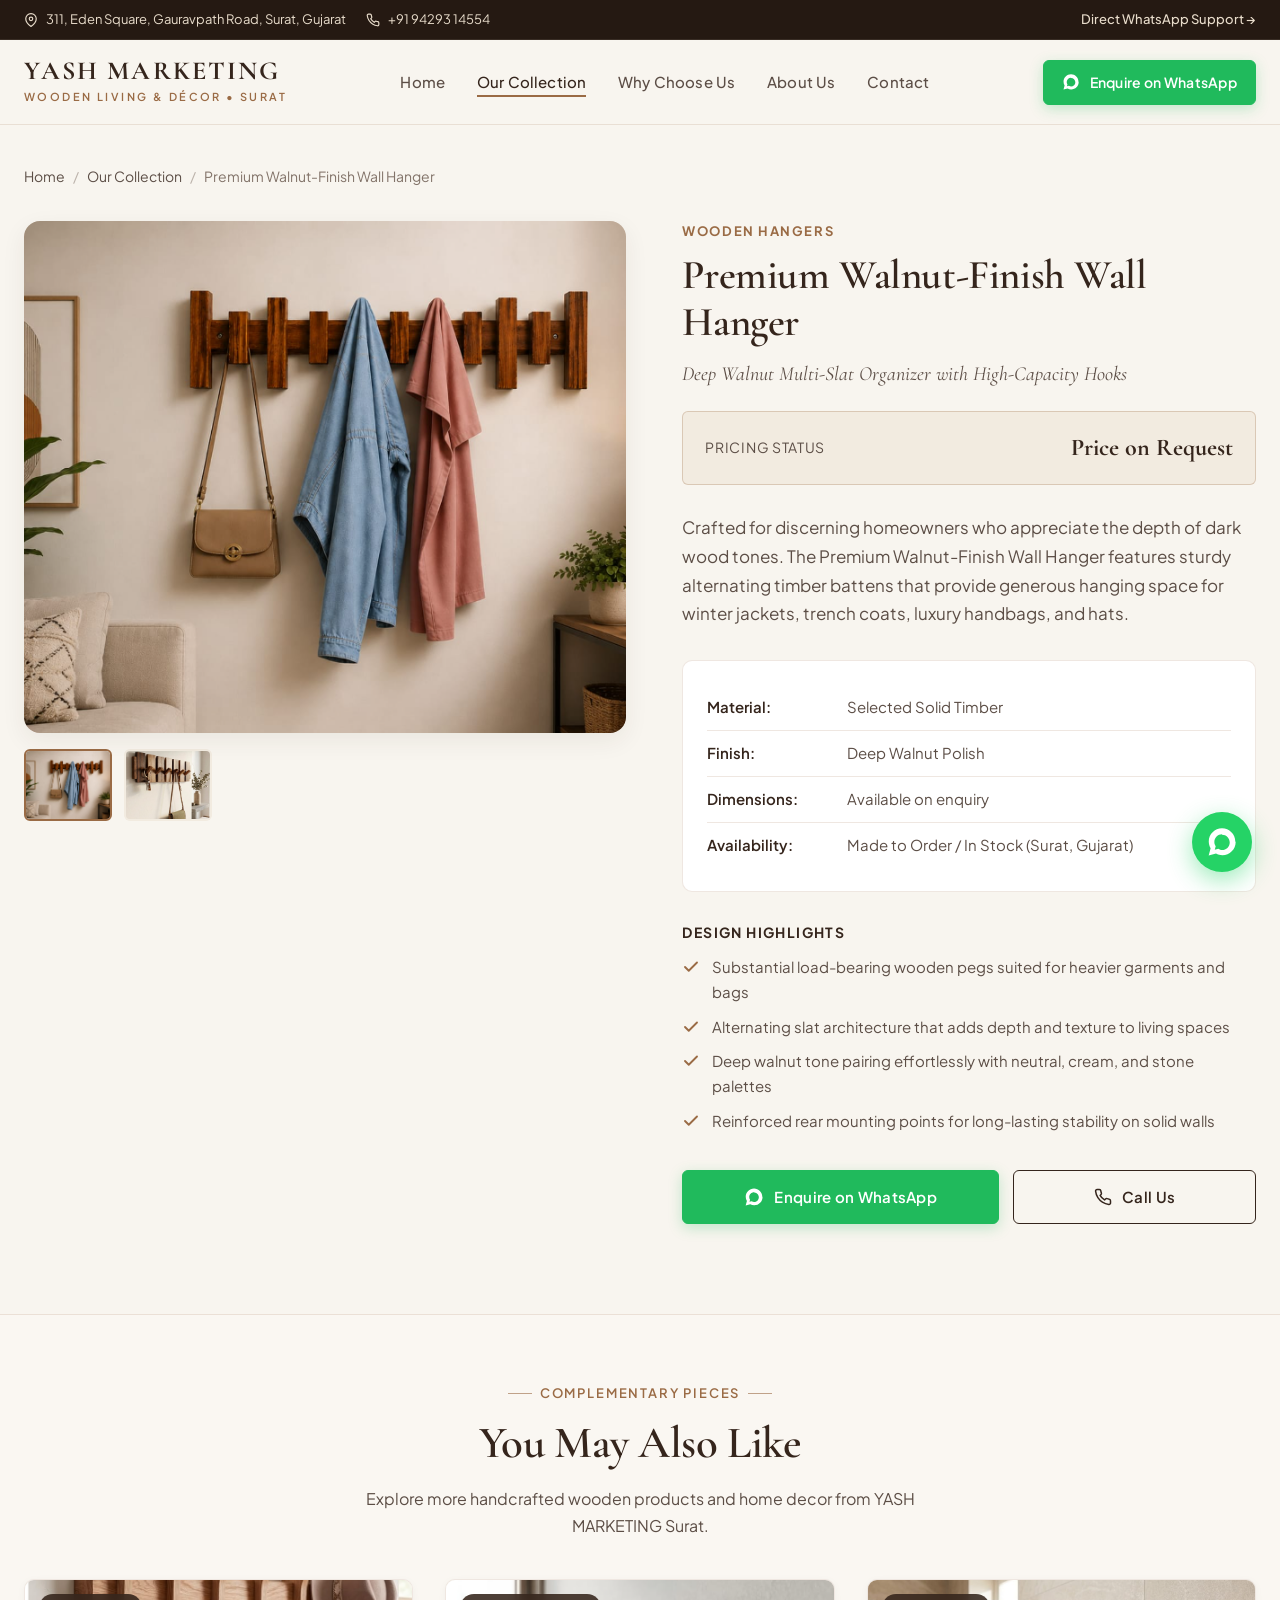
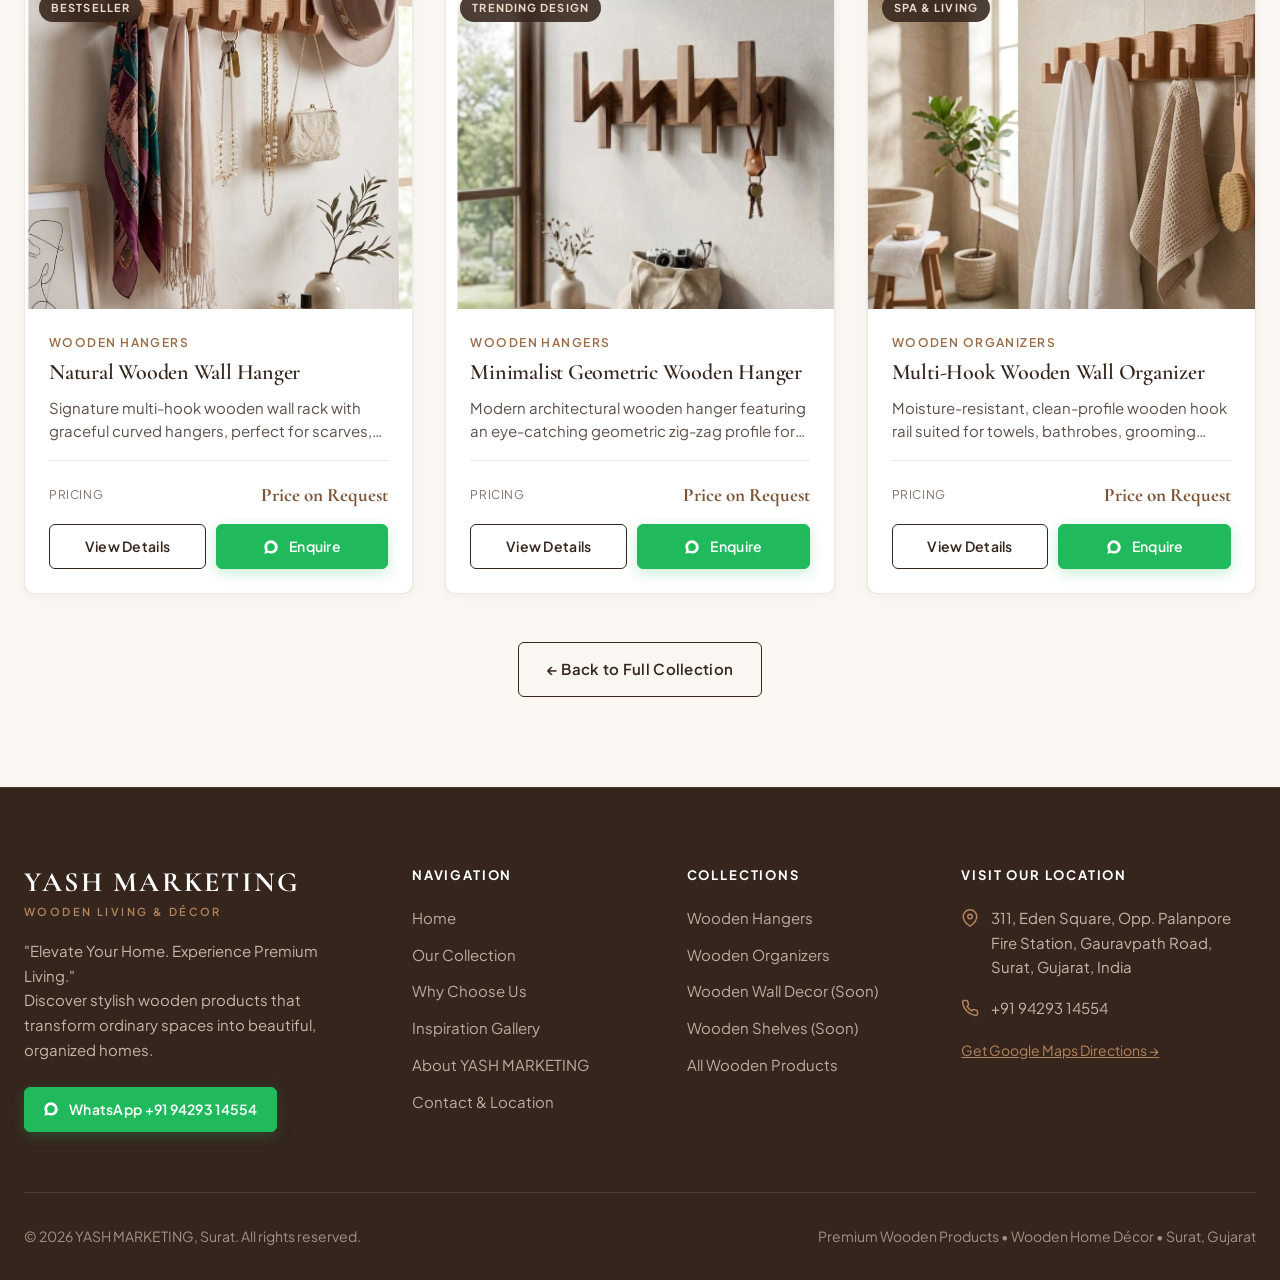
<file: products/premium-walnut-finish-wall-hanger.html>
<!DOCTYPE html>
<html lang="en">
<head>
  <meta charset="UTF-8" />
  <meta name="viewport" content="width=device-width, initial-scale=1.0" />
  
  <!-- Primary Meta Tags -->
  <title>Premium Walnut-Finish Wall Hanger | Wooden Interior Decor Surat | YASH MARKETING</title>
  <meta name="title" content="Premium Walnut-Finish Wall Hanger | Wooden Interior Decor Surat | YASH MARKETING" />
  <meta name="description" content="Luxury deep walnut finish wall rack with alternating timber battens for jackets, handbags & coats. Premium wooden products by YASH MARKETING Surat, Gujarat." />
  <meta name="keywords" content="Premium Walnut-Finish Wall Hanger, Wooden products in Surat, Premium wooden products, Wooden home decor, Wooden wall hangers, Wooden interior decor, YASH MARKETING Surat, Gujarat" />
  <meta name="author" content="YASH MARKETING" />
  <meta name="robots" content="index, follow" />
  <link rel="canonical" href="https://aneridudharejiya.github.io/Wooden-shop-website/products/premium-walnut-finish-wall-hanger.html" />

  <!-- Open Graph / Facebook -->
  <meta property="og:type" content="product" />
  <meta property="og:site_name" content="YASH MARKETING" />
  <meta property="og:url" content="https://aneridudharejiya.github.io/Wooden-shop-website/products/premium-walnut-finish-wall-hanger.html" />
  <meta property="og:title" content="Premium Walnut-Finish Wall Hanger | Wooden Interior Decor Surat | YASH MARKETING" />
  <meta property="og:description" content="Luxury deep walnut finish wall rack with alternating timber battens for jackets, handbags & coats. Premium wooden products by YASH MARKETING Surat, Gujarat." />
  <meta property="og:image" content="https://aneridudharejiya.github.io/Wooden-shop-website/assets/images/wooden-hanger-walnut.jpg" />

  <!-- Twitter -->
  <meta property="twitter:card" content="summary_large_image" />
  <meta property="twitter:url" content="https://aneridudharejiya.github.io/Wooden-shop-website/products/premium-walnut-finish-wall-hanger.html" />
  <meta property="twitter:title" content="Premium Walnut-Finish Wall Hanger | Wooden Interior Decor Surat | YASH MARKETING" />
  <meta property="twitter:description" content="Luxury deep walnut finish wall rack with alternating timber battens for jackets, handbags & coats. Premium wooden products by YASH MARKETING Surat, Gujarat." />
  <meta property="twitter:image" content="https://aneridudharejiya.github.io/Wooden-shop-website/assets/images/wooden-hanger-walnut.jpg" />

  <!-- Stylesheet -->
  <link rel="stylesheet" href="../css/styles.css" />

  <!-- Structured Data: JSON-LD Product & Breadcrumbs -->
  <script type="application/ld+json">
  {
    "@context": "https://schema.org",
    "@type": "Product",
    "name": "Premium Walnut-Finish Wall Hanger",
    "image": "https://aneridudharejiya.github.io/Wooden-shop-website/assets/images/wooden-hanger-walnut.jpg",
    "description": "Crafted for discerning homeowners who appreciate the depth of dark wood tones. The Premium Walnut-Finish Wall Hanger features sturdy alternating timber battens that provide generous hanging space for winter jackets, trench coats, luxury handbags, and hats.",
    "category": "Wooden Hangers",
    "brand": {
      "@type": "Brand",
      "name": "YASH MARKETING"
    },
    "offers": {
      "@type": "Offer",
      "url": "https://aneridudharejiya.github.io/Wooden-shop-website/products/premium-walnut-finish-wall-hanger.html",
      "priceCurrency": "INR",
      "price": "0",
      "priceValidUntil": "2027-12-31",
      "availability": "https://schema.org/InStock",
      "itemCondition": "https://schema.org/NewCondition",
      "seller": {
        "@type": "HomeGoodsStore",
        "name": "YASH MARKETING",
        "telephone": "+91 94293 14554",
        "address": {
          "@type": "PostalAddress",
          "streetAddress": "311, Eden Square, Opp. Palanpore Fire Station, Gauravpath Road",
          "addressLocality": "Surat",
          "addressRegion": "Gujarat",
          "postalCode": "395009",
          "addressCountry": "IN"
        }
      }
    }
  }
  </script>
  <script type="application/ld+json">
  {
    "@context": "https://schema.org",
    "@type": "BreadcrumbList",
    "itemListElement": [
      {
        "@type": "ListItem",
        "position": 1,
        "name": "Home",
        "item": "https://aneridudharejiya.github.io/Wooden-shop-website/index.html"
      },
      {
        "@type": "ListItem",
        "position": 2,
        "name": "Our Collection",
        "item": "https://aneridudharejiya.github.io/Wooden-shop-website/collection.html"
      },
      {
        "@type": "ListItem",
        "position": 3,
        "name": "Premium Walnut-Finish Wall Hanger",
        "item": "https://aneridudharejiya.github.io/Wooden-shop-website/products/premium-walnut-finish-wall-hanger.html"
      }
    ]
  }
  </script>
</head>
<body>

  <!-- Top Notification Bar -->
  <div class="top-bar">
    <div class="container">
      <div class="top-bar-left">
        <div class="top-bar-item">
          <svg width="14" height="14" viewBox="0 0 24 24" fill="none" stroke="currentColor" stroke-width="2" stroke-linecap="round" stroke-linejoin="round">
            <path d="M21 10c0 7-9 13-9 13s-9-6-9-13a9 9 0 0 1 18 0z"></path>
            <circle cx="12" cy="10" r="3"></circle>
          </svg>
          <span>311, Eden Square, Gauravpath Road, Surat, Gujarat</span>
        </div>
        <div class="top-bar-item hide-mobile">
          <svg width="14" height="14" viewBox="0 0 24 24" fill="none" stroke="currentColor" stroke-width="2" stroke-linecap="round" stroke-linejoin="round">
            <path d="M22 16.92v3a2 2 0 0 1-2.18 2 19.79 19.79 0 0 1-8.63-3.07 19.5 19.5 0 0 1-6-6 19.79 19.79 0 0 1-3.07-8.67A2 2 0 0 1 4.11 2h3a2 2 0 0 1 2 1.72 12.84 12.84 0 0 0 .7 2.81 2 2 0 0 1-.45 2.11L8.09 9.91a16 16 0 0 0 6 6l1.27-1.27a2 2 0 0 1 2.11-.45 12.84 12.84 0 0 0 2.81.7A2 2 0 0 1 22 16.92z"></path>
          </svg>
          <a href="tel:919429314554">+91 94293 14554</a>
        </div>
      </div>
      <div class="top-bar-right">
        <a href="https://wa.me/919429314554" target="_blank" rel="noopener noreferrer" style="color: var(--warm-beige); font-weight: 500;">
          Direct WhatsApp Support &rarr;
        </a>
      </div>
    </div>
  </div>

  <!-- Navigation Header -->
  <header class="header">
    <div class="container">
      <nav class="navbar" aria-label="Main Navigation">
        <a href="../index.html" class="brand-logo" aria-label="YASH MARKETING Home">
          <span class="brand-title">YASH MARKETING</span>
          <span class="brand-subtitle">Wooden Living &amp; Décor &bull; Surat</span>
        </a>

        <ul class="nav-menu">
          <li><a href="../index.html" class="nav-link">Home</a></li>
          <li><a href="../collection.html" class="nav-link active">Our Collection</a></li>
          <li><a href="../index.html#benefits" class="nav-link">Why Choose Us</a></li>
          <li><a href="../index.html#about" class="nav-link">About Us</a></li>
          <li><a href="../index.html#contact" class="nav-link">Contact</a></li>
          <li class="mobile-menu-cta" style="display: none;">
            <a href="https://wa.me/919429314554" target="_blank" rel="noopener noreferrer" class="btn btn-whatsapp btn-block">
              <svg width="18" height="18" viewBox="0 0 24 24" fill="currentColor">
                <path d="M12.031 6.172c-3.181 0-5.767 2.586-5.768 5.766-.001 1.298.38 2.27 1.019 3.287l-.711 2.598 2.664-.698c.969.584 1.961.949 2.796.949 3.178 0 5.767-2.587 5.767-5.766.001-3.182-2.585-5.769-5.767-5.769zm10.218 5.766c.001 5.485-4.457 9.945-9.947 9.945-1.741 0-3.371-.453-4.793-1.246l-5.509 1.443 1.472-5.378c-.89-1.473-1.405-3.2-1.405-5.044 0-5.484 4.458-9.945 9.947-9.945 5.488 0 9.947 4.461 9.947 9.945z"/>
              </svg>
              Enquire on WhatsApp
            </a>
          </li>
        </ul>

        <div class="nav-actions">
          <a href="https://wa.me/919429314554" target="_blank" rel="noopener noreferrer" class="btn btn-whatsapp btn-sm" aria-label="Enquire on WhatsApp">
            <svg width="18" height="18" viewBox="0 0 24 24" fill="currentColor">
              <path d="M12.031 6.172c-3.181 0-5.767 2.586-5.768 5.766-.001 1.298.38 2.27 1.019 3.287l-.711 2.598 2.664-.698c.969.584 1.961.949 2.796.949 3.178 0 5.767-2.587 5.767-5.766.001-3.182-2.585-5.769-5.767-5.769zm10.218 5.766c.001 5.485-4.457 9.945-9.947 9.945-1.741 0-3.371-.453-4.793-1.246l-5.509 1.443 1.472-5.378c-.89-1.473-1.405-3.2-1.405-5.044 0-5.484 4.458-9.945 9.947-9.945 5.488 0 9.947 4.461 9.947 9.945z"/>
            </svg>
            <span>Enquire on WhatsApp</span>
          </a>
          <button class="mobile-toggle" aria-label="Toggle navigation menu">
            <span></span>
            <span></span>
            <span></span>
          </button>
        </div>
      </nav>
    </div>
  </header>
  <div class="mobile-menu-overlay"></div>

  <!-- Product Detail Section -->
  <main class="product-detail-section">
    <div class="container">
      <nav class="breadcrumbs" aria-label="Breadcrumb">
        <a href="../index.html">Home</a>
        <span class="sep">/</span>
        <a href="../collection.html">Our Collection</a>
        <span class="sep">/</span>
        <span aria-current="page">Premium Walnut-Finish Wall Hanger</span>
      </nav>

      <div class="product-detail-grid">
        <!-- Media Showcase -->
        <div class="detail-gallery-box">
          <div class="detail-gallery-main">
            <img id="main-product-img" src="../assets/images/wooden-hanger-walnut.jpg" alt="Premium Walnut-Finish Wall Hanger - Handcrafted wooden product by YASH MARKETING Surat, Gujarat" />
          </div>
          <div class="detail-gallery-thumbs">
              <div class="thumb-item active" data-src="../assets/images/wooden-hanger-walnut.jpg">
                <img src="../assets/images/wooden-hanger-walnut.jpg" alt="Premium Walnut-Finish Wall Hanger view 1" />
              </div>
              <div class="thumb-item " data-src="../assets/images/wooden-hanger-modern-slat.jpg">
                <img src="../assets/images/wooden-hanger-modern-slat.jpg" alt="Premium Walnut-Finish Wall Hanger view 2" />
              </div></div>
        </div>

        <!-- Information & Actions -->
        <div class="detail-info">
          <span class="detail-category-badge">Wooden Hangers</span>
          <h1 class="detail-title">Premium Walnut-Finish Wall Hanger</h1>
          <p class="detail-tagline">Deep Walnut Multi-Slat Organizer with High-Capacity Hooks</p>

          <div class="detail-price-box">
            <span class="detail-price-label">Pricing Status</span>
            <span class="detail-price-amount">Price on Request</span>
          </div>

          <p class="detail-description">Crafted for discerning homeowners who appreciate the depth of dark wood tones. The Premium Walnut-Finish Wall Hanger features sturdy alternating timber battens that provide generous hanging space for winter jackets, trench coats, luxury handbags, and hats.</p>

          <!-- Specifications Table -->
          <div class="detail-specs-list">
            <div class="spec-row">
              <span class="spec-label">Material:</span>
              <span class="spec-val">Selected Solid Timber</span>
            </div>
            <div class="spec-row">
              <span class="spec-label">Finish:</span>
              <span class="spec-val">Deep Walnut Polish</span>
            </div>
            <div class="spec-row">
              <span class="spec-label">Dimensions:</span>
              <span class="spec-val">Available on enquiry</span>
            </div>
            <div class="spec-row">
              <span class="spec-label">Availability:</span>
              <span class="spec-val">Made to Order / In Stock (Surat, Gujarat)</span>
            </div>
          </div>

          <!-- Key Design Highlights -->
          <div class="detail-features-list">
            <h4>Design Highlights</h4>
            <ul>
              
              <li>
                <svg width="18" height="18" viewBox="0 0 24 24" fill="none" stroke="currentColor" stroke-width="2.5" stroke-linecap="round" stroke-linejoin="round">
                  <polyline points="20 6 9 17 4 12"></polyline>
                </svg>
                <span>Substantial load-bearing wooden pegs suited for heavier garments and bags</span>
              </li>
              <li>
                <svg width="18" height="18" viewBox="0 0 24 24" fill="none" stroke="currentColor" stroke-width="2.5" stroke-linecap="round" stroke-linejoin="round">
                  <polyline points="20 6 9 17 4 12"></polyline>
                </svg>
                <span>Alternating slat architecture that adds depth and texture to living spaces</span>
              </li>
              <li>
                <svg width="18" height="18" viewBox="0 0 24 24" fill="none" stroke="currentColor" stroke-width="2.5" stroke-linecap="round" stroke-linejoin="round">
                  <polyline points="20 6 9 17 4 12"></polyline>
                </svg>
                <span>Deep walnut tone pairing effortlessly with neutral, cream, and stone palettes</span>
              </li>
              <li>
                <svg width="18" height="18" viewBox="0 0 24 24" fill="none" stroke="currentColor" stroke-width="2.5" stroke-linecap="round" stroke-linejoin="round">
                  <polyline points="20 6 9 17 4 12"></polyline>
                </svg>
                <span>Reinforced rear mounting points for long-lasting stability on solid walls</span>
              </li>
            </ul>
          </div>

          <!-- CTA Buttons -->
          <div class="detail-cta-row">
            <a href="https://wa.me/919429314554?text=Hello%20YASH%20MARKETING%2C%20I%20am%20interested%20in%20the%20Premium%20Walnut-Finish%20Wall%20Hanger.%20Please%20share%20its%20price%2C%20available%20designs%2C%20and%20product%20details." target="_blank" rel="noopener noreferrer" class="btn btn-whatsapp" style="flex: 1.4;" aria-label="Enquire for Premium Walnut-Finish Wall Hanger on WhatsApp">
              <svg width="20" height="20" viewBox="0 0 24 24" fill="currentColor">
                <path d="M12.031 6.172c-3.181 0-5.767 2.586-5.768 5.766-.001 1.298.38 2.27 1.019 3.287l-.711 2.598 2.664-.698c.969.584 1.961.949 2.796.949 3.178 0 5.767-2.587 5.767-5.766.001-3.182-2.585-5.769-5.767-5.769zm10.218 5.766c.001 5.485-4.457 9.945-9.947 9.945-1.741 0-3.371-.453-4.793-1.246l-5.509 1.443 1.472-5.378c-.89-1.473-1.405-3.2-1.405-5.044 0-5.484 4.458-9.945 9.947-9.945 5.488 0 9.947 4.461 9.947 9.945z"/>
              </svg>
              Enquire on WhatsApp
            </a>
            <a href="tel:919429314554" class="btn btn-outline" style="flex: 1;">
              <svg width="18" height="18" viewBox="0 0 24 24" fill="none" stroke="currentColor" stroke-width="2" stroke-linecap="round" stroke-linejoin="round">
                <path d="M22 16.92v3a2 2 0 0 1-2.18 2 19.79 19.79 0 0 1-8.63-3.07 19.5 19.5 0 0 1-6-6 19.79 19.79 0 0 1-3.07-8.67A2 2 0 0 1 4.11 2h3a2 2 0 0 1 2 1.72 12.84 12.84 0 0 0 .7 2.81 2 2 0 0 1-.45 2.11L8.09 9.91a16 16 0 0 0 6 6l1.27-1.27a2 2 0 0 1 2.11-.45 12.84 12.84 0 0 0 2.81.7A2 2 0 0 1 22 16.92z"></path>
              </svg>
              Call Us
            </a>
          </div>
        </div>
      </div>
    </div>
  </main>

  <!-- Related Products Section -->
  <section class="related-products-section">
    <div class="container">
      <div class="section-header text-center" style="margin-bottom: 40px;">
        <span class="section-eyebrow">Complementary Pieces</span>
        <h2 class="section-title">You May Also Like</h2>
        <p class="section-description">Explore more handcrafted wooden products and home decor from YASH MARKETING Surat.</p>
      </div>

      <div class="products-grid">
        
        <article class="product-card" data-category="Wooden Hangers">
          <div class="product-card-image">
            <a href="natural-wooden-wall-hanger.html" aria-label="View details of Natural Wooden Wall Hanger - YASH MARKETING Surat">
              <img src="../assets/images/wooden-hanger-natural.jpg" alt="Natural Wooden Wall Hanger - Handcrafted wooden home decor Surat" loading="lazy" />
            </a>
            <span class="product-badge">Bestseller</span>
          </div>
          <div class="product-card-content">
            <span class="product-category-tag">Wooden Hangers</span>
            <h3 class="product-card-title"><a href="natural-wooden-wall-hanger.html">Natural Wooden Wall Hanger</a></h3>
            <p class="product-card-desc">Signature multi-hook wooden wall rack with graceful curved hangers, perfect for scarves, hats, jewelry, and everyday accessories.</p>
            <div class="product-card-footer">
              <div class="product-price-row">
                <span class="product-price-label">Pricing</span>
                <span class="product-price-val">Price on Request</span>
              </div>
              <div class="product-card-buttons">
                <a href="natural-wooden-wall-hanger.html" class="btn btn-outline btn-sm">View Details</a>
                <a href="https://wa.me/919429314554?text=Hello%20YASH%20MARKETING%2C%20I%20am%20interested%20in%20the%20Natural%20Wooden%20Wall%20Hanger.%20Please%20share%20its%20price%2C%20available%20designs%2C%20and%20product%20details." target="_blank" rel="noopener noreferrer" class="btn btn-whatsapp btn-sm">
                  <svg width="16" height="16" viewBox="0 0 24 24" fill="currentColor">
                    <path d="M12.031 6.172c-3.181 0-5.767 2.586-5.768 5.766-.001 1.298.38 2.27 1.019 3.287l-.711 2.598 2.664-.698c.969.584 1.961.949 2.796.949 3.178 0 5.767-2.587 5.767-5.766.001-3.182-2.585-5.769-5.767-5.769zm10.218 5.766c.001 5.485-4.457 9.945-9.947 9.945-1.741 0-3.371-.453-4.793-1.246l-5.509 1.443 1.472-5.378c-.89-1.473-1.405-3.2-1.405-5.044 0-5.484 4.458-9.945 9.947-9.945 5.488 0 9.947 4.461 9.947 9.945z"/>
                  </svg>
                  Enquire
                </a>
              </div>
            </div>
          </div>
        </article>
        <article class="product-card" data-category="Wooden Hangers">
          <div class="product-card-image">
            <a href="minimalist-geometric-wooden-hanger.html" aria-label="View details of Minimalist Geometric Wooden Hanger - YASH MARKETING Surat">
              <img src="../assets/images/wooden-hanger-geometric.jpg" alt="Minimalist Geometric Wooden Hanger - Handcrafted wooden home decor Surat" loading="lazy" />
            </a>
            <span class="product-badge">Trending Design</span>
          </div>
          <div class="product-card-content">
            <span class="product-category-tag">Wooden Hangers</span>
            <h3 class="product-card-title"><a href="minimalist-geometric-wooden-hanger.html">Minimalist Geometric Wooden Hanger</a></h3>
            <p class="product-card-desc">Modern architectural wooden hanger featuring an eye-catching geometric zig-zag profile for contemporary homes.</p>
            <div class="product-card-footer">
              <div class="product-price-row">
                <span class="product-price-label">Pricing</span>
                <span class="product-price-val">Price on Request</span>
              </div>
              <div class="product-card-buttons">
                <a href="minimalist-geometric-wooden-hanger.html" class="btn btn-outline btn-sm">View Details</a>
                <a href="https://wa.me/919429314554?text=Hello%20YASH%20MARKETING%2C%20I%20am%20interested%20in%20the%20Minimalist%20Geometric%20Wooden%20Hanger.%20Please%20share%20its%20price%2C%20available%20designs%2C%20and%20product%20details." target="_blank" rel="noopener noreferrer" class="btn btn-whatsapp btn-sm">
                  <svg width="16" height="16" viewBox="0 0 24 24" fill="currentColor">
                    <path d="M12.031 6.172c-3.181 0-5.767 2.586-5.768 5.766-.001 1.298.38 2.27 1.019 3.287l-.711 2.598 2.664-.698c.969.584 1.961.949 2.796.949 3.178 0 5.767-2.587 5.767-5.766.001-3.182-2.585-5.769-5.767-5.769zm10.218 5.766c.001 5.485-4.457 9.945-9.947 9.945-1.741 0-3.371-.453-4.793-1.246l-5.509 1.443 1.472-5.378c-.89-1.473-1.405-3.2-1.405-5.044 0-5.484 4.458-9.945 9.947-9.945 5.488 0 9.947 4.461 9.947 9.945z"/>
                  </svg>
                  Enquire
                </a>
              </div>
            </div>
          </div>
        </article>
        <article class="product-card" data-category="Wooden Organizers">
          <div class="product-card-image">
            <a href="multi-hook-wooden-wall-organizer.html" aria-label="View details of Multi-Hook Wooden Wall Organizer - YASH MARKETING Surat">
              <img src="../assets/images/wooden-hanger-bathroom.jpg" alt="Multi-Hook Wooden Wall Organizer - Handcrafted wooden home decor Surat" loading="lazy" />
            </a>
            <span class="product-badge">Spa & Living</span>
          </div>
          <div class="product-card-content">
            <span class="product-category-tag">Wooden Organizers</span>
            <h3 class="product-card-title"><a href="multi-hook-wooden-wall-organizer.html">Multi-Hook Wooden Wall Organizer</a></h3>
            <p class="product-card-desc">Moisture-resistant, clean-profile wooden hook rail suited for towels, bathrobes, grooming accessories, and luxury bathrooms.</p>
            <div class="product-card-footer">
              <div class="product-price-row">
                <span class="product-price-label">Pricing</span>
                <span class="product-price-val">Price on Request</span>
              </div>
              <div class="product-card-buttons">
                <a href="multi-hook-wooden-wall-organizer.html" class="btn btn-outline btn-sm">View Details</a>
                <a href="https://wa.me/919429314554?text=Hello%20YASH%20MARKETING%2C%20I%20am%20interested%20in%20the%20Multi-Hook%20Wooden%20Wall%20Organizer.%20Please%20share%20its%20price%2C%20available%20designs%2C%20and%20product%20details." target="_blank" rel="noopener noreferrer" class="btn btn-whatsapp btn-sm">
                  <svg width="16" height="16" viewBox="0 0 24 24" fill="currentColor">
                    <path d="M12.031 6.172c-3.181 0-5.767 2.586-5.768 5.766-.001 1.298.38 2.27 1.019 3.287l-.711 2.598 2.664-.698c.969.584 1.961.949 2.796.949 3.178 0 5.767-2.587 5.767-5.766.001-3.182-2.585-5.769-5.767-5.769zm10.218 5.766c.001 5.485-4.457 9.945-9.947 9.945-1.741 0-3.371-.453-4.793-1.246l-5.509 1.443 1.472-5.378c-.89-1.473-1.405-3.2-1.405-5.044 0-5.484 4.458-9.945 9.947-9.945 5.488 0 9.947 4.461 9.947 9.945z"/>
                  </svg>
                  Enquire
                </a>
              </div>
            </div>
          </div>
        </article>
      </div>

      <div class="text-center" style="margin-top: 48px;">
        <a href="../collection.html" class="btn btn-outline">
          &larr; Back to Full Collection
        </a>
      </div>
    </div>
  </section>

  <!-- Dark Walnut Footer -->
  <footer class="footer">
    <div class="container">
      <div class="footer-grid">
        <div class="footer-brand">
          <span class="brand-title">YASH MARKETING</span>
          <p class="brand-subtitle">Wooden Living &amp; Décor</p>
          <p class="tagline">
            "Elevate Your Home. Experience Premium Living."<br />
            Discover stylish wooden products that transform ordinary spaces into beautiful, organized homes.
          </p>
          <a href="https://wa.me/919429314554" target="_blank" rel="noopener noreferrer" class="btn btn-whatsapp btn-sm">
            <svg width="16" height="16" viewBox="0 0 24 24" fill="currentColor">
              <path d="M12.031 6.172c-3.181 0-5.767 2.586-5.768 5.766-.001 1.298.38 2.27 1.019 3.287l-.711 2.598 2.664-.698c.969.584 1.961.949 2.796.949 3.178 0 5.767-2.587 5.767-5.766.001-3.182-2.585-5.769-5.767-5.769zm10.218 5.766c.001 5.485-4.457 9.945-9.947 9.945-1.741 0-3.371-.453-4.793-1.246l-5.509 1.443 1.472-5.378c-.89-1.473-1.405-3.2-1.405-5.044 0-5.484 4.458-9.945 9.947-9.945 5.488 0 9.947 4.461 9.947 9.945z"/>
            </svg>
            WhatsApp +91 94293 14554
          </a>
        </div>

        <div>
          <h4 class="footer-heading">Navigation</h4>
          <div class="footer-links">
            <a href="../index.html">Home</a>
            <a href="../collection.html">Our Collection</a>
            <a href="../index.html#benefits">Why Choose Us</a>
            <a href="../index.html#gallery">Inspiration Gallery</a>
            <a href="../index.html#about">About YASH MARKETING</a>
            <a href="../index.html#contact">Contact &amp; Location</a>
          </div>
        </div>

        <div>
          <h4 class="footer-heading">Collections</h4>
          <div class="footer-links">
            <a href="../collection.html?category=wooden-hangers">Wooden Hangers</a>
            <a href="../collection.html?category=wooden-organizers">Wooden Organizers</a>
            <a href="../collection.html?category=wooden-wall-decor">Wooden Wall Decor (Soon)</a>
            <a href="../collection.html?category=wooden-shelves">Wooden Shelves (Soon)</a>
            <a href="../collection.html">All Wooden Products</a>
          </div>
        </div>

        <div>
          <h4 class="footer-heading">Visit Our Location</h4>
          <div class="footer-contact-item">
            <svg width="18" height="18" viewBox="0 0 24 24" fill="none" stroke="currentColor" stroke-width="2" stroke-linecap="round" stroke-linejoin="round">
              <path d="M21 10c0 7-9 13-9 13s-9-6-9-13a9 9 0 0 1 18 0z"></path>
              <circle cx="12" cy="10" r="3"></circle>
            </svg>
            <span>311, Eden Square, Opp. Palanpore Fire Station, Gauravpath Road, Surat, Gujarat, India</span>
          </div>
          <div class="footer-contact-item">
            <svg width="18" height="18" viewBox="0 0 24 24" fill="none" stroke="currentColor" stroke-width="2" stroke-linecap="round" stroke-linejoin="round">
              <path d="M22 16.92v3a2 2 0 0 1-2.18 2 19.79 19.79 0 0 1-8.63-3.07 19.5 19.5 0 0 1-6-6 19.79 19.79 0 0 1-3.07-8.67A2 2 0 0 1 4.11 2h3a2 2 0 0 1 2 1.72 12.84 12.84 0 0 0 .7 2.81 2 2 0 0 1-.45 2.11L8.09 9.91a16 16 0 0 0 6 6l1.27-1.27a2 2 0 0 1 2.11-.45 12.84 12.84 0 0 0 2.81.7A2 2 0 0 1 22 16.92z"></path>
            </svg>
            <a href="tel:919429314554">+91 94293 14554</a>
          </div>
          <div style="margin-top: 14px;">
            <a href="https://www.google.com/maps/search/?api=1&query=311%2C%20Eden%20Square%2C%20Opp.%20Palanpore%20Fire%20Station%2C%20Gauravpath%20Road%2C%20Surat%2C%20Gujarat" target="_blank" rel="noopener noreferrer" style="color: var(--wood-brown-light); font-size: 0.875rem; text-decoration: underline;">
              Get Google Maps Directions &rarr;
            </a>
          </div>
        </div>
      </div>

      <div class="footer-bottom">
        <p>&copy; 2026 YASH MARKETING, Surat. All rights reserved.</p>
        <p>Premium Wooden Products &bull; Wooden Home Décor &bull; Surat, Gujarat</p>
      </div>
    </div>
  </footer>

  <!-- Floating WhatsApp Quick Button -->
  <a href="https://wa.me/919429314554" target="_blank" rel="noopener noreferrer" class="floating-whatsapp" aria-label="Chat on WhatsApp with YASH MARKETING">
    <svg viewBox="0 0 24 24">
      <path d="M12.031 6.172c-3.181 0-5.767 2.586-5.768 5.766-.001 1.298.38 2.27 1.019 3.287l-.711 2.598 2.664-.698c.969.584 1.961.949 2.796.949 3.178 0 5.767-2.587 5.767-5.766.001-3.182-2.585-5.769-5.767-5.769zm10.218 5.766c.001 5.485-4.457 9.945-9.947 9.945-1.741 0-3.371-.453-4.793-1.246l-5.509 1.443 1.472-5.378c-.89-1.473-1.405-3.2-1.405-5.044 0-5.484 4.458-9.945 9.947-9.945 5.488 0 9.947 4.461 9.947 9.945z"/>
    </svg>
  </a>

  <!-- Script for thumbnails & navbar -->
  <script>
    document.addEventListener("DOMContentLoaded", () => {
      const mainImg = document.getElementById("main-product-img");
      const thumbs = document.querySelectorAll(".thumb-item");
      thumbs.forEach(thumb => {
        thumb.addEventListener("click", () => {
          thumbs.forEach(t => t.classList.remove("active"));
          thumb.classList.add("active");
          const newSrc = thumb.getAttribute("data-src");
          if (mainImg && newSrc) {
            mainImg.src = newSrc;
          }
        });
      });

      // Mobile navbar toggle
      const mobileToggle = document.querySelector(".mobile-toggle");
      const navMenu = document.querySelector(".nav-menu");
      const overlay = document.querySelector(".mobile-menu-overlay");
      if (mobileToggle && navMenu) {
        mobileToggle.addEventListener("click", () => {
          const isOpen = navMenu.classList.toggle("open");
          mobileToggle.classList.toggle("active", isOpen);
          overlay?.classList.toggle("active", isOpen);
        });
        overlay?.addEventListener("click", () => {
          navMenu.classList.remove("open");
          mobileToggle.classList.remove("active");
          overlay.classList.remove("active");
        });
      }
    });
  </script>
</body>
</html>
</file>
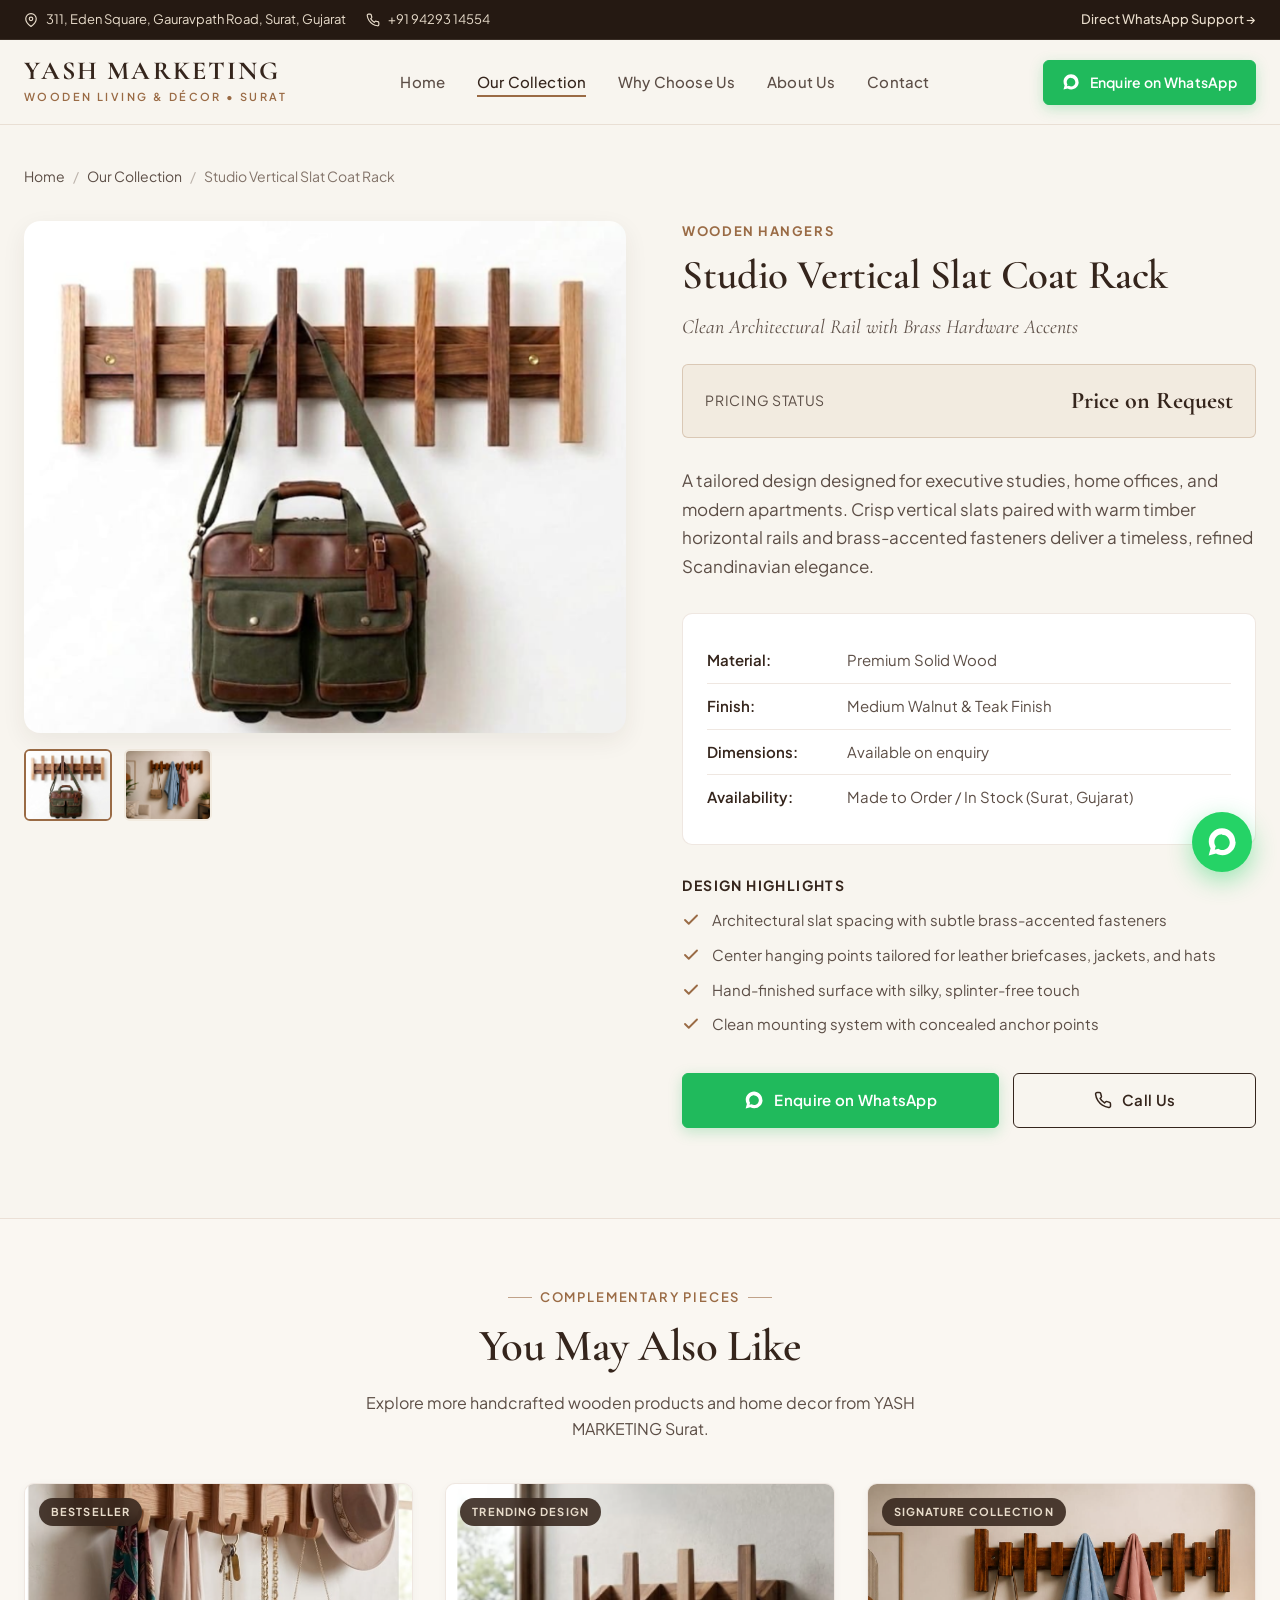
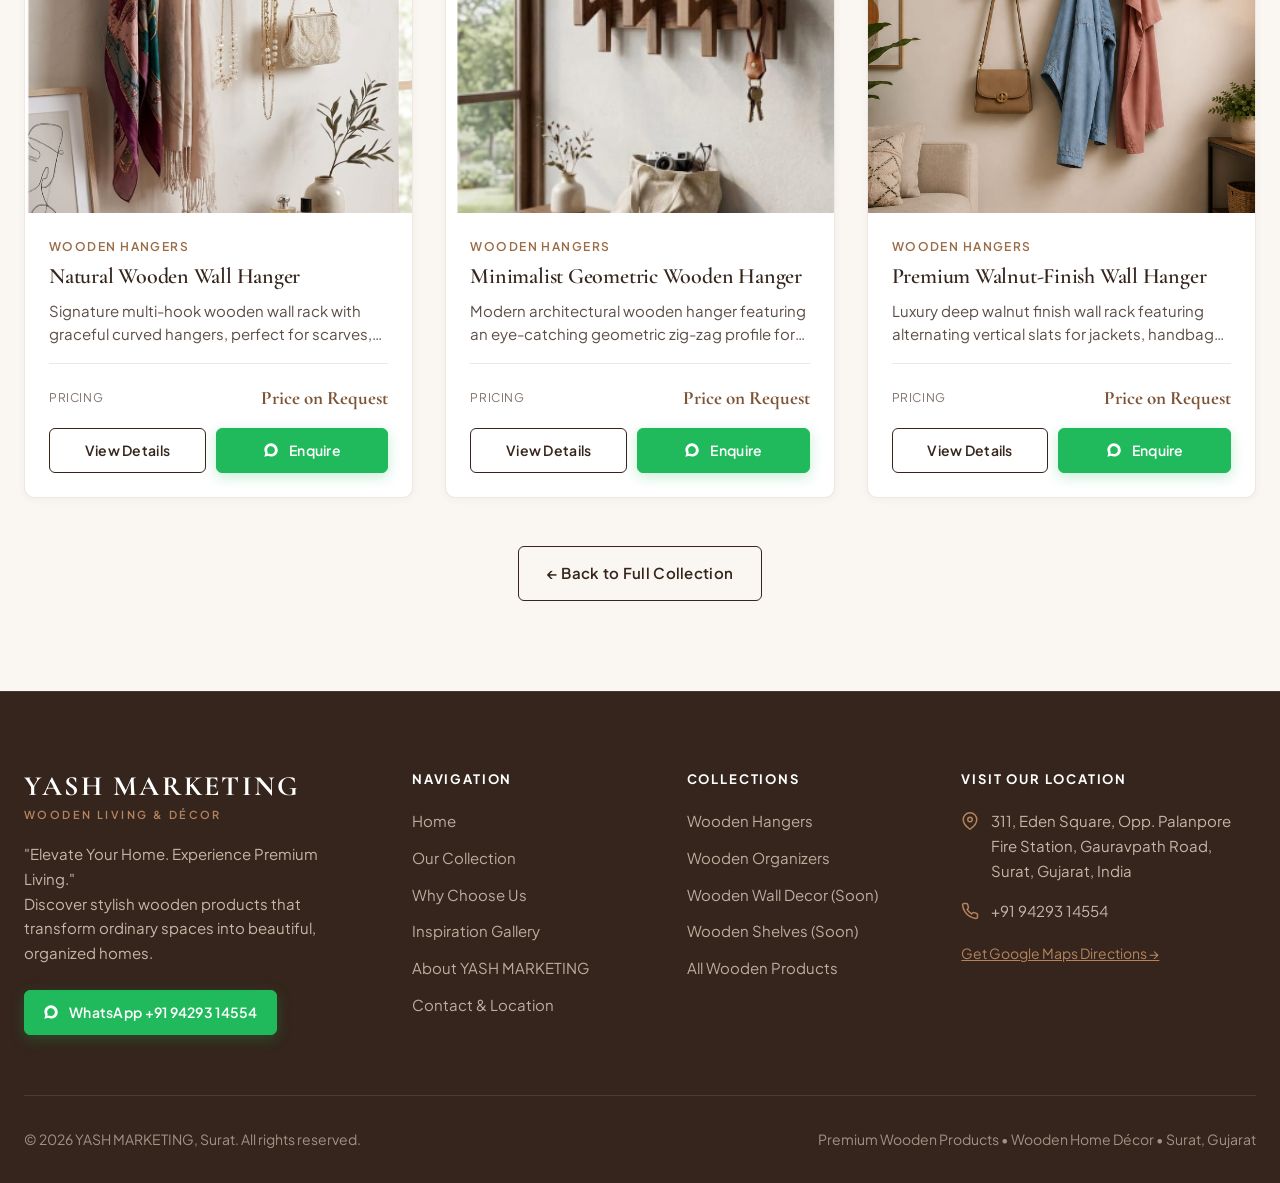
<file: products/studio-vertical-slat-hanger.html>
<!DOCTYPE html>
<html lang="en">
<head>
  <meta charset="UTF-8" />
  <meta name="viewport" content="width=device-width, initial-scale=1.0" />
  
  <!-- Primary Meta Tags -->
  <title>Studio Vertical Slat Coat Rack | Wooden Decor Shop Surat | YASH MARKETING</title>
  <meta name="title" content="Studio Vertical Slat Coat Rack | Wooden Decor Shop Surat | YASH MARKETING" />
  <meta name="description" content="Executive vertical slat wooden coat rack with brass-toned accents. Refined Scandinavian wooden interior products by YASH MARKETING Surat." />
  <meta name="keywords" content="Studio Vertical Slat Coat Rack, Wooden products in Surat, Premium wooden products, Wooden home decor, Wooden wall hangers, Wooden interior decor, YASH MARKETING Surat, Gujarat" />
  <meta name="author" content="YASH MARKETING" />
  <meta name="robots" content="index, follow" />
  <link rel="canonical" href="https://aneridudharejiya.github.io/Wooden-shop-website/products/studio-vertical-slat-hanger.html" />

  <!-- Open Graph / Facebook -->
  <meta property="og:type" content="product" />
  <meta property="og:site_name" content="YASH MARKETING" />
  <meta property="og:url" content="https://aneridudharejiya.github.io/Wooden-shop-website/products/studio-vertical-slat-hanger.html" />
  <meta property="og:title" content="Studio Vertical Slat Coat Rack | Wooden Decor Shop Surat | YASH MARKETING" />
  <meta property="og:description" content="Executive vertical slat wooden coat rack with brass-toned accents. Refined Scandinavian wooden interior products by YASH MARKETING Surat." />
  <meta property="og:image" content="https://aneridudharejiya.github.io/Wooden-shop-website/assets/images/wooden-hanger-vertical-rack.jpg" />

  <!-- Twitter -->
  <meta property="twitter:card" content="summary_large_image" />
  <meta property="twitter:url" content="https://aneridudharejiya.github.io/Wooden-shop-website/products/studio-vertical-slat-hanger.html" />
  <meta property="twitter:title" content="Studio Vertical Slat Coat Rack | Wooden Decor Shop Surat | YASH MARKETING" />
  <meta property="twitter:description" content="Executive vertical slat wooden coat rack with brass-toned accents. Refined Scandinavian wooden interior products by YASH MARKETING Surat." />
  <meta property="twitter:image" content="https://aneridudharejiya.github.io/Wooden-shop-website/assets/images/wooden-hanger-vertical-rack.jpg" />

  <!-- Stylesheet -->
  <link rel="stylesheet" href="../css/styles.css" />

  <!-- Structured Data: JSON-LD Product & Breadcrumbs -->
  <script type="application/ld+json">
  {
    "@context": "https://schema.org",
    "@type": "Product",
    "name": "Studio Vertical Slat Coat Rack",
    "image": "https://aneridudharejiya.github.io/Wooden-shop-website/assets/images/wooden-hanger-vertical-rack.jpg",
    "description": "A tailored design designed for executive studies, home offices, and modern apartments. Crisp vertical slats paired with warm timber horizontal rails and brass-accented fasteners deliver a timeless, refined Scandinavian elegance.",
    "category": "Wooden Hangers",
    "brand": {
      "@type": "Brand",
      "name": "YASH MARKETING"
    },
    "offers": {
      "@type": "Offer",
      "url": "https://aneridudharejiya.github.io/Wooden-shop-website/products/studio-vertical-slat-hanger.html",
      "priceCurrency": "INR",
      "price": "0",
      "priceValidUntil": "2027-12-31",
      "availability": "https://schema.org/InStock",
      "itemCondition": "https://schema.org/NewCondition",
      "seller": {
        "@type": "HomeGoodsStore",
        "name": "YASH MARKETING",
        "telephone": "+91 94293 14554",
        "address": {
          "@type": "PostalAddress",
          "streetAddress": "311, Eden Square, Opp. Palanpore Fire Station, Gauravpath Road",
          "addressLocality": "Surat",
          "addressRegion": "Gujarat",
          "postalCode": "395009",
          "addressCountry": "IN"
        }
      }
    }
  }
  </script>
  <script type="application/ld+json">
  {
    "@context": "https://schema.org",
    "@type": "BreadcrumbList",
    "itemListElement": [
      {
        "@type": "ListItem",
        "position": 1,
        "name": "Home",
        "item": "https://aneridudharejiya.github.io/Wooden-shop-website/index.html"
      },
      {
        "@type": "ListItem",
        "position": 2,
        "name": "Our Collection",
        "item": "https://aneridudharejiya.github.io/Wooden-shop-website/collection.html"
      },
      {
        "@type": "ListItem",
        "position": 3,
        "name": "Studio Vertical Slat Coat Rack",
        "item": "https://aneridudharejiya.github.io/Wooden-shop-website/products/studio-vertical-slat-hanger.html"
      }
    ]
  }
  </script>
</head>
<body>

  <!-- Top Notification Bar -->
  <div class="top-bar">
    <div class="container">
      <div class="top-bar-left">
        <div class="top-bar-item">
          <svg width="14" height="14" viewBox="0 0 24 24" fill="none" stroke="currentColor" stroke-width="2" stroke-linecap="round" stroke-linejoin="round">
            <path d="M21 10c0 7-9 13-9 13s-9-6-9-13a9 9 0 0 1 18 0z"></path>
            <circle cx="12" cy="10" r="3"></circle>
          </svg>
          <span>311, Eden Square, Gauravpath Road, Surat, Gujarat</span>
        </div>
        <div class="top-bar-item hide-mobile">
          <svg width="14" height="14" viewBox="0 0 24 24" fill="none" stroke="currentColor" stroke-width="2" stroke-linecap="round" stroke-linejoin="round">
            <path d="M22 16.92v3a2 2 0 0 1-2.18 2 19.79 19.79 0 0 1-8.63-3.07 19.5 19.5 0 0 1-6-6 19.79 19.79 0 0 1-3.07-8.67A2 2 0 0 1 4.11 2h3a2 2 0 0 1 2 1.72 12.84 12.84 0 0 0 .7 2.81 2 2 0 0 1-.45 2.11L8.09 9.91a16 16 0 0 0 6 6l1.27-1.27a2 2 0 0 1 2.11-.45 12.84 12.84 0 0 0 2.81.7A2 2 0 0 1 22 16.92z"></path>
          </svg>
          <a href="tel:919429314554">+91 94293 14554</a>
        </div>
      </div>
      <div class="top-bar-right">
        <a href="https://wa.me/919429314554" target="_blank" rel="noopener noreferrer" style="color: var(--warm-beige); font-weight: 500;">
          Direct WhatsApp Support &rarr;
        </a>
      </div>
    </div>
  </div>

  <!-- Navigation Header -->
  <header class="header">
    <div class="container">
      <nav class="navbar" aria-label="Main Navigation">
        <a href="../index.html" class="brand-logo" aria-label="YASH MARKETING Home">
          <span class="brand-title">YASH MARKETING</span>
          <span class="brand-subtitle">Wooden Living &amp; Décor &bull; Surat</span>
        </a>

        <ul class="nav-menu">
          <li><a href="../index.html" class="nav-link">Home</a></li>
          <li><a href="../collection.html" class="nav-link active">Our Collection</a></li>
          <li><a href="../index.html#benefits" class="nav-link">Why Choose Us</a></li>
          <li><a href="../index.html#about" class="nav-link">About Us</a></li>
          <li><a href="../index.html#contact" class="nav-link">Contact</a></li>
          <li class="mobile-menu-cta" style="display: none;">
            <a href="https://wa.me/919429314554" target="_blank" rel="noopener noreferrer" class="btn btn-whatsapp btn-block">
              <svg width="18" height="18" viewBox="0 0 24 24" fill="currentColor">
                <path d="M12.031 6.172c-3.181 0-5.767 2.586-5.768 5.766-.001 1.298.38 2.27 1.019 3.287l-.711 2.598 2.664-.698c.969.584 1.961.949 2.796.949 3.178 0 5.767-2.587 5.767-5.766.001-3.182-2.585-5.769-5.767-5.769zm10.218 5.766c.001 5.485-4.457 9.945-9.947 9.945-1.741 0-3.371-.453-4.793-1.246l-5.509 1.443 1.472-5.378c-.89-1.473-1.405-3.2-1.405-5.044 0-5.484 4.458-9.945 9.947-9.945 5.488 0 9.947 4.461 9.947 9.945z"/>
              </svg>
              Enquire on WhatsApp
            </a>
          </li>
        </ul>

        <div class="nav-actions">
          <a href="https://wa.me/919429314554" target="_blank" rel="noopener noreferrer" class="btn btn-whatsapp btn-sm" aria-label="Enquire on WhatsApp">
            <svg width="18" height="18" viewBox="0 0 24 24" fill="currentColor">
              <path d="M12.031 6.172c-3.181 0-5.767 2.586-5.768 5.766-.001 1.298.38 2.27 1.019 3.287l-.711 2.598 2.664-.698c.969.584 1.961.949 2.796.949 3.178 0 5.767-2.587 5.767-5.766.001-3.182-2.585-5.769-5.767-5.769zm10.218 5.766c.001 5.485-4.457 9.945-9.947 9.945-1.741 0-3.371-.453-4.793-1.246l-5.509 1.443 1.472-5.378c-.89-1.473-1.405-3.2-1.405-5.044 0-5.484 4.458-9.945 9.947-9.945 5.488 0 9.947 4.461 9.947 9.945z"/>
            </svg>
            <span>Enquire on WhatsApp</span>
          </a>
          <button class="mobile-toggle" aria-label="Toggle navigation menu">
            <span></span>
            <span></span>
            <span></span>
          </button>
        </div>
      </nav>
    </div>
  </header>
  <div class="mobile-menu-overlay"></div>

  <!-- Product Detail Section -->
  <main class="product-detail-section">
    <div class="container">
      <nav class="breadcrumbs" aria-label="Breadcrumb">
        <a href="../index.html">Home</a>
        <span class="sep">/</span>
        <a href="../collection.html">Our Collection</a>
        <span class="sep">/</span>
        <span aria-current="page">Studio Vertical Slat Coat Rack</span>
      </nav>

      <div class="product-detail-grid">
        <!-- Media Showcase -->
        <div class="detail-gallery-box">
          <div class="detail-gallery-main">
            <img id="main-product-img" src="../assets/images/wooden-hanger-vertical-rack.jpg" alt="Studio Vertical Slat Coat Rack - Handcrafted wooden product by YASH MARKETING Surat, Gujarat" />
          </div>
          <div class="detail-gallery-thumbs">
              <div class="thumb-item active" data-src="../assets/images/wooden-hanger-vertical-rack.jpg">
                <img src="../assets/images/wooden-hanger-vertical-rack.jpg" alt="Studio Vertical Slat Coat Rack view 1" />
              </div>
              <div class="thumb-item " data-src="../assets/images/wooden-hanger-walnut.jpg">
                <img src="../assets/images/wooden-hanger-walnut.jpg" alt="Studio Vertical Slat Coat Rack view 2" />
              </div></div>
        </div>

        <!-- Information & Actions -->
        <div class="detail-info">
          <span class="detail-category-badge">Wooden Hangers</span>
          <h1 class="detail-title">Studio Vertical Slat Coat Rack</h1>
          <p class="detail-tagline">Clean Architectural Rail with Brass Hardware Accents</p>

          <div class="detail-price-box">
            <span class="detail-price-label">Pricing Status</span>
            <span class="detail-price-amount">Price on Request</span>
          </div>

          <p class="detail-description">A tailored design designed for executive studies, home offices, and modern apartments. Crisp vertical slats paired with warm timber horizontal rails and brass-accented fasteners deliver a timeless, refined Scandinavian elegance.</p>

          <!-- Specifications Table -->
          <div class="detail-specs-list">
            <div class="spec-row">
              <span class="spec-label">Material:</span>
              <span class="spec-val">Premium Solid Wood</span>
            </div>
            <div class="spec-row">
              <span class="spec-label">Finish:</span>
              <span class="spec-val">Medium Walnut & Teak Finish</span>
            </div>
            <div class="spec-row">
              <span class="spec-label">Dimensions:</span>
              <span class="spec-val">Available on enquiry</span>
            </div>
            <div class="spec-row">
              <span class="spec-label">Availability:</span>
              <span class="spec-val">Made to Order / In Stock (Surat, Gujarat)</span>
            </div>
          </div>

          <!-- Key Design Highlights -->
          <div class="detail-features-list">
            <h4>Design Highlights</h4>
            <ul>
              
              <li>
                <svg width="18" height="18" viewBox="0 0 24 24" fill="none" stroke="currentColor" stroke-width="2.5" stroke-linecap="round" stroke-linejoin="round">
                  <polyline points="20 6 9 17 4 12"></polyline>
                </svg>
                <span>Architectural slat spacing with subtle brass-accented fasteners</span>
              </li>
              <li>
                <svg width="18" height="18" viewBox="0 0 24 24" fill="none" stroke="currentColor" stroke-width="2.5" stroke-linecap="round" stroke-linejoin="round">
                  <polyline points="20 6 9 17 4 12"></polyline>
                </svg>
                <span>Center hanging points tailored for leather briefcases, jackets, and hats</span>
              </li>
              <li>
                <svg width="18" height="18" viewBox="0 0 24 24" fill="none" stroke="currentColor" stroke-width="2.5" stroke-linecap="round" stroke-linejoin="round">
                  <polyline points="20 6 9 17 4 12"></polyline>
                </svg>
                <span>Hand-finished surface with silky, splinter-free touch</span>
              </li>
              <li>
                <svg width="18" height="18" viewBox="0 0 24 24" fill="none" stroke="currentColor" stroke-width="2.5" stroke-linecap="round" stroke-linejoin="round">
                  <polyline points="20 6 9 17 4 12"></polyline>
                </svg>
                <span>Clean mounting system with concealed anchor points</span>
              </li>
            </ul>
          </div>

          <!-- CTA Buttons -->
          <div class="detail-cta-row">
            <a href="https://wa.me/919429314554?text=Hello%20YASH%20MARKETING%2C%20I%20am%20interested%20in%20the%20Studio%20Vertical%20Slat%20Coat%20Rack.%20Please%20share%20its%20price%2C%20available%20designs%2C%20and%20product%20details." target="_blank" rel="noopener noreferrer" class="btn btn-whatsapp" style="flex: 1.4;" aria-label="Enquire for Studio Vertical Slat Coat Rack on WhatsApp">
              <svg width="20" height="20" viewBox="0 0 24 24" fill="currentColor">
                <path d="M12.031 6.172c-3.181 0-5.767 2.586-5.768 5.766-.001 1.298.38 2.27 1.019 3.287l-.711 2.598 2.664-.698c.969.584 1.961.949 2.796.949 3.178 0 5.767-2.587 5.767-5.766.001-3.182-2.585-5.769-5.767-5.769zm10.218 5.766c.001 5.485-4.457 9.945-9.947 9.945-1.741 0-3.371-.453-4.793-1.246l-5.509 1.443 1.472-5.378c-.89-1.473-1.405-3.2-1.405-5.044 0-5.484 4.458-9.945 9.947-9.945 5.488 0 9.947 4.461 9.947 9.945z"/>
              </svg>
              Enquire on WhatsApp
            </a>
            <a href="tel:919429314554" class="btn btn-outline" style="flex: 1;">
              <svg width="18" height="18" viewBox="0 0 24 24" fill="none" stroke="currentColor" stroke-width="2" stroke-linecap="round" stroke-linejoin="round">
                <path d="M22 16.92v3a2 2 0 0 1-2.18 2 19.79 19.79 0 0 1-8.63-3.07 19.5 19.5 0 0 1-6-6 19.79 19.79 0 0 1-3.07-8.67A2 2 0 0 1 4.11 2h3a2 2 0 0 1 2 1.72 12.84 12.84 0 0 0 .7 2.81 2 2 0 0 1-.45 2.11L8.09 9.91a16 16 0 0 0 6 6l1.27-1.27a2 2 0 0 1 2.11-.45 12.84 12.84 0 0 0 2.81.7A2 2 0 0 1 22 16.92z"></path>
              </svg>
              Call Us
            </a>
          </div>
        </div>
      </div>
    </div>
  </main>

  <!-- Related Products Section -->
  <section class="related-products-section">
    <div class="container">
      <div class="section-header text-center" style="margin-bottom: 40px;">
        <span class="section-eyebrow">Complementary Pieces</span>
        <h2 class="section-title">You May Also Like</h2>
        <p class="section-description">Explore more handcrafted wooden products and home decor from YASH MARKETING Surat.</p>
      </div>

      <div class="products-grid">
        
        <article class="product-card" data-category="Wooden Hangers">
          <div class="product-card-image">
            <a href="natural-wooden-wall-hanger.html" aria-label="View details of Natural Wooden Wall Hanger - YASH MARKETING Surat">
              <img src="../assets/images/wooden-hanger-natural.jpg" alt="Natural Wooden Wall Hanger - Handcrafted wooden home decor Surat" loading="lazy" />
            </a>
            <span class="product-badge">Bestseller</span>
          </div>
          <div class="product-card-content">
            <span class="product-category-tag">Wooden Hangers</span>
            <h3 class="product-card-title"><a href="natural-wooden-wall-hanger.html">Natural Wooden Wall Hanger</a></h3>
            <p class="product-card-desc">Signature multi-hook wooden wall rack with graceful curved hangers, perfect for scarves, hats, jewelry, and everyday accessories.</p>
            <div class="product-card-footer">
              <div class="product-price-row">
                <span class="product-price-label">Pricing</span>
                <span class="product-price-val">Price on Request</span>
              </div>
              <div class="product-card-buttons">
                <a href="natural-wooden-wall-hanger.html" class="btn btn-outline btn-sm">View Details</a>
                <a href="https://wa.me/919429314554?text=Hello%20YASH%20MARKETING%2C%20I%20am%20interested%20in%20the%20Natural%20Wooden%20Wall%20Hanger.%20Please%20share%20its%20price%2C%20available%20designs%2C%20and%20product%20details." target="_blank" rel="noopener noreferrer" class="btn btn-whatsapp btn-sm">
                  <svg width="16" height="16" viewBox="0 0 24 24" fill="currentColor">
                    <path d="M12.031 6.172c-3.181 0-5.767 2.586-5.768 5.766-.001 1.298.38 2.27 1.019 3.287l-.711 2.598 2.664-.698c.969.584 1.961.949 2.796.949 3.178 0 5.767-2.587 5.767-5.766.001-3.182-2.585-5.769-5.767-5.769zm10.218 5.766c.001 5.485-4.457 9.945-9.947 9.945-1.741 0-3.371-.453-4.793-1.246l-5.509 1.443 1.472-5.378c-.89-1.473-1.405-3.2-1.405-5.044 0-5.484 4.458-9.945 9.947-9.945 5.488 0 9.947 4.461 9.947 9.945z"/>
                  </svg>
                  Enquire
                </a>
              </div>
            </div>
          </div>
        </article>
        <article class="product-card" data-category="Wooden Hangers">
          <div class="product-card-image">
            <a href="minimalist-geometric-wooden-hanger.html" aria-label="View details of Minimalist Geometric Wooden Hanger - YASH MARKETING Surat">
              <img src="../assets/images/wooden-hanger-geometric.jpg" alt="Minimalist Geometric Wooden Hanger - Handcrafted wooden home decor Surat" loading="lazy" />
            </a>
            <span class="product-badge">Trending Design</span>
          </div>
          <div class="product-card-content">
            <span class="product-category-tag">Wooden Hangers</span>
            <h3 class="product-card-title"><a href="minimalist-geometric-wooden-hanger.html">Minimalist Geometric Wooden Hanger</a></h3>
            <p class="product-card-desc">Modern architectural wooden hanger featuring an eye-catching geometric zig-zag profile for contemporary homes.</p>
            <div class="product-card-footer">
              <div class="product-price-row">
                <span class="product-price-label">Pricing</span>
                <span class="product-price-val">Price on Request</span>
              </div>
              <div class="product-card-buttons">
                <a href="minimalist-geometric-wooden-hanger.html" class="btn btn-outline btn-sm">View Details</a>
                <a href="https://wa.me/919429314554?text=Hello%20YASH%20MARKETING%2C%20I%20am%20interested%20in%20the%20Minimalist%20Geometric%20Wooden%20Hanger.%20Please%20share%20its%20price%2C%20available%20designs%2C%20and%20product%20details." target="_blank" rel="noopener noreferrer" class="btn btn-whatsapp btn-sm">
                  <svg width="16" height="16" viewBox="0 0 24 24" fill="currentColor">
                    <path d="M12.031 6.172c-3.181 0-5.767 2.586-5.768 5.766-.001 1.298.38 2.27 1.019 3.287l-.711 2.598 2.664-.698c.969.584 1.961.949 2.796.949 3.178 0 5.767-2.587 5.767-5.766.001-3.182-2.585-5.769-5.767-5.769zm10.218 5.766c.001 5.485-4.457 9.945-9.947 9.945-1.741 0-3.371-.453-4.793-1.246l-5.509 1.443 1.472-5.378c-.89-1.473-1.405-3.2-1.405-5.044 0-5.484 4.458-9.945 9.947-9.945 5.488 0 9.947 4.461 9.947 9.945z"/>
                  </svg>
                  Enquire
                </a>
              </div>
            </div>
          </div>
        </article>
        <article class="product-card" data-category="Wooden Hangers">
          <div class="product-card-image">
            <a href="premium-walnut-finish-wall-hanger.html" aria-label="View details of Premium Walnut-Finish Wall Hanger - YASH MARKETING Surat">
              <img src="../assets/images/wooden-hanger-walnut.jpg" alt="Premium Walnut-Finish Wall Hanger - Handcrafted wooden home decor Surat" loading="lazy" />
            </a>
            <span class="product-badge">Signature Collection</span>
          </div>
          <div class="product-card-content">
            <span class="product-category-tag">Wooden Hangers</span>
            <h3 class="product-card-title"><a href="premium-walnut-finish-wall-hanger.html">Premium Walnut-Finish Wall Hanger</a></h3>
            <p class="product-card-desc">Luxury deep walnut finish wall rack featuring alternating vertical slats for jackets, handbags, and daily essentials.</p>
            <div class="product-card-footer">
              <div class="product-price-row">
                <span class="product-price-label">Pricing</span>
                <span class="product-price-val">Price on Request</span>
              </div>
              <div class="product-card-buttons">
                <a href="premium-walnut-finish-wall-hanger.html" class="btn btn-outline btn-sm">View Details</a>
                <a href="https://wa.me/919429314554?text=Hello%20YASH%20MARKETING%2C%20I%20am%20interested%20in%20the%20Premium%20Walnut-Finish%20Wall%20Hanger.%20Please%20share%20its%20price%2C%20available%20designs%2C%20and%20product%20details." target="_blank" rel="noopener noreferrer" class="btn btn-whatsapp btn-sm">
                  <svg width="16" height="16" viewBox="0 0 24 24" fill="currentColor">
                    <path d="M12.031 6.172c-3.181 0-5.767 2.586-5.768 5.766-.001 1.298.38 2.27 1.019 3.287l-.711 2.598 2.664-.698c.969.584 1.961.949 2.796.949 3.178 0 5.767-2.587 5.767-5.766.001-3.182-2.585-5.769-5.767-5.769zm10.218 5.766c.001 5.485-4.457 9.945-9.947 9.945-1.741 0-3.371-.453-4.793-1.246l-5.509 1.443 1.472-5.378c-.89-1.473-1.405-3.2-1.405-5.044 0-5.484 4.458-9.945 9.947-9.945 5.488 0 9.947 4.461 9.947 9.945z"/>
                  </svg>
                  Enquire
                </a>
              </div>
            </div>
          </div>
        </article>
      </div>

      <div class="text-center" style="margin-top: 48px;">
        <a href="../collection.html" class="btn btn-outline">
          &larr; Back to Full Collection
        </a>
      </div>
    </div>
  </section>

  <!-- Dark Walnut Footer -->
  <footer class="footer">
    <div class="container">
      <div class="footer-grid">
        <div class="footer-brand">
          <span class="brand-title">YASH MARKETING</span>
          <p class="brand-subtitle">Wooden Living &amp; Décor</p>
          <p class="tagline">
            "Elevate Your Home. Experience Premium Living."<br />
            Discover stylish wooden products that transform ordinary spaces into beautiful, organized homes.
          </p>
          <a href="https://wa.me/919429314554" target="_blank" rel="noopener noreferrer" class="btn btn-whatsapp btn-sm">
            <svg width="16" height="16" viewBox="0 0 24 24" fill="currentColor">
              <path d="M12.031 6.172c-3.181 0-5.767 2.586-5.768 5.766-.001 1.298.38 2.27 1.019 3.287l-.711 2.598 2.664-.698c.969.584 1.961.949 2.796.949 3.178 0 5.767-2.587 5.767-5.766.001-3.182-2.585-5.769-5.767-5.769zm10.218 5.766c.001 5.485-4.457 9.945-9.947 9.945-1.741 0-3.371-.453-4.793-1.246l-5.509 1.443 1.472-5.378c-.89-1.473-1.405-3.2-1.405-5.044 0-5.484 4.458-9.945 9.947-9.945 5.488 0 9.947 4.461 9.947 9.945z"/>
            </svg>
            WhatsApp +91 94293 14554
          </a>
        </div>

        <div>
          <h4 class="footer-heading">Navigation</h4>
          <div class="footer-links">
            <a href="../index.html">Home</a>
            <a href="../collection.html">Our Collection</a>
            <a href="../index.html#benefits">Why Choose Us</a>
            <a href="../index.html#gallery">Inspiration Gallery</a>
            <a href="../index.html#about">About YASH MARKETING</a>
            <a href="../index.html#contact">Contact &amp; Location</a>
          </div>
        </div>

        <div>
          <h4 class="footer-heading">Collections</h4>
          <div class="footer-links">
            <a href="../collection.html?category=wooden-hangers">Wooden Hangers</a>
            <a href="../collection.html?category=wooden-organizers">Wooden Organizers</a>
            <a href="../collection.html?category=wooden-wall-decor">Wooden Wall Decor (Soon)</a>
            <a href="../collection.html?category=wooden-shelves">Wooden Shelves (Soon)</a>
            <a href="../collection.html">All Wooden Products</a>
          </div>
        </div>

        <div>
          <h4 class="footer-heading">Visit Our Location</h4>
          <div class="footer-contact-item">
            <svg width="18" height="18" viewBox="0 0 24 24" fill="none" stroke="currentColor" stroke-width="2" stroke-linecap="round" stroke-linejoin="round">
              <path d="M21 10c0 7-9 13-9 13s-9-6-9-13a9 9 0 0 1 18 0z"></path>
              <circle cx="12" cy="10" r="3"></circle>
            </svg>
            <span>311, Eden Square, Opp. Palanpore Fire Station, Gauravpath Road, Surat, Gujarat, India</span>
          </div>
          <div class="footer-contact-item">
            <svg width="18" height="18" viewBox="0 0 24 24" fill="none" stroke="currentColor" stroke-width="2" stroke-linecap="round" stroke-linejoin="round">
              <path d="M22 16.92v3a2 2 0 0 1-2.18 2 19.79 19.79 0 0 1-8.63-3.07 19.5 19.5 0 0 1-6-6 19.79 19.79 0 0 1-3.07-8.67A2 2 0 0 1 4.11 2h3a2 2 0 0 1 2 1.72 12.84 12.84 0 0 0 .7 2.81 2 2 0 0 1-.45 2.11L8.09 9.91a16 16 0 0 0 6 6l1.27-1.27a2 2 0 0 1 2.11-.45 12.84 12.84 0 0 0 2.81.7A2 2 0 0 1 22 16.92z"></path>
            </svg>
            <a href="tel:919429314554">+91 94293 14554</a>
          </div>
          <div style="margin-top: 14px;">
            <a href="https://www.google.com/maps/search/?api=1&query=311%2C%20Eden%20Square%2C%20Opp.%20Palanpore%20Fire%20Station%2C%20Gauravpath%20Road%2C%20Surat%2C%20Gujarat" target="_blank" rel="noopener noreferrer" style="color: var(--wood-brown-light); font-size: 0.875rem; text-decoration: underline;">
              Get Google Maps Directions &rarr;
            </a>
          </div>
        </div>
      </div>

      <div class="footer-bottom">
        <p>&copy; 2026 YASH MARKETING, Surat. All rights reserved.</p>
        <p>Premium Wooden Products &bull; Wooden Home Décor &bull; Surat, Gujarat</p>
      </div>
    </div>
  </footer>

  <!-- Floating WhatsApp Quick Button -->
  <a href="https://wa.me/919429314554" target="_blank" rel="noopener noreferrer" class="floating-whatsapp" aria-label="Chat on WhatsApp with YASH MARKETING">
    <svg viewBox="0 0 24 24">
      <path d="M12.031 6.172c-3.181 0-5.767 2.586-5.768 5.766-.001 1.298.38 2.27 1.019 3.287l-.711 2.598 2.664-.698c.969.584 1.961.949 2.796.949 3.178 0 5.767-2.587 5.767-5.766.001-3.182-2.585-5.769-5.767-5.769zm10.218 5.766c.001 5.485-4.457 9.945-9.947 9.945-1.741 0-3.371-.453-4.793-1.246l-5.509 1.443 1.472-5.378c-.89-1.473-1.405-3.2-1.405-5.044 0-5.484 4.458-9.945 9.947-9.945 5.488 0 9.947 4.461 9.947 9.945z"/>
    </svg>
  </a>

  <!-- Script for thumbnails & navbar -->
  <script>
    document.addEventListener("DOMContentLoaded", () => {
      const mainImg = document.getElementById("main-product-img");
      const thumbs = document.querySelectorAll(".thumb-item");
      thumbs.forEach(thumb => {
        thumb.addEventListener("click", () => {
          thumbs.forEach(t => t.classList.remove("active"));
          thumb.classList.add("active");
          const newSrc = thumb.getAttribute("data-src");
          if (mainImg && newSrc) {
            mainImg.src = newSrc;
          }
        });
      });

      // Mobile navbar toggle
      const mobileToggle = document.querySelector(".mobile-toggle");
      const navMenu = document.querySelector(".nav-menu");
      const overlay = document.querySelector(".mobile-menu-overlay");
      if (mobileToggle && navMenu) {
        mobileToggle.addEventListener("click", () => {
          const isOpen = navMenu.classList.toggle("open");
          mobileToggle.classList.toggle("active", isOpen);
          overlay?.classList.toggle("active", isOpen);
        });
        overlay?.addEventListener("click", () => {
          navMenu.classList.remove("open");
          mobileToggle.classList.remove("active");
          overlay.classList.remove("active");
        });
      }
    });
  </script>
</body>
</html>
</file>
<file: css/styles.css>
/* ==========================================================================
   YASH MARKETING - Premium Wooden Hangers & Home Décor
   Design System & Luxury Stylesheet
   ========================================================================== */

/* --------------------------------------------------------------------------
   Google Fonts Import: Cormorant Garamond (Serif) & Plus Jakarta Sans (Sans)
   -------------------------------------------------------------------------- */
@import url('https://fonts.googleapis.com/css2?family=Cormorant+Garamond:ital,wght@0,400;0,500;0,600;0,700;1,400;1,600&family=Plus+Jakarta+Sans:wght@300;400;500;600;700&display=swap');

/* --------------------------------------------------------------------------
   Design Tokens & CSS Variables
   -------------------------------------------------------------------------- */
:root {
  /* Brand Palette */
  --bg-cream: #F8F5EF;
  --bg-cream-tint: #FAF7F2;
  --warm-beige: #E8DCCB;
  --warm-beige-light: #F2EBE0;
  --wood-brown: #9A6B45;
  --wood-brown-dark: #7C5435;
  --wood-brown-light: #B4845E;
  --dark-walnut: #35251C;
  --dark-walnut-deep: #251912;
  --white: #FFFFFF;
  --soft-taupe: #B7A394;
  --soft-taupe-light: #D5C9BF;

  /* Neutrals & Text */
  --text-primary: #2C221E;
  --text-secondary: #5C4E46;
  --text-muted: #827369;
  --text-light: #F8F5EF;
  
  /* WhatsApp Accent */
  --whatsapp-green: #25D366;
  --whatsapp-hover: #1EBE5D;
  --whatsapp-dark: #075E54;

  /* Typography */
  --font-serif: 'Cormorant Garamond', Georgia, serif;
  --font-sans: 'Plus Jakarta Sans', -apple-system, BlinkMacSystemFont, 'Segoe UI', Roboto, sans-serif;

  /* Elevation & Shadows */
  --shadow-sm: 0 2px 8px rgba(53, 37, 28, 0.04);
  --shadow-md: 0 8px 24px rgba(53, 37, 28, 0.07);
  --shadow-lg: 0 16px 40px rgba(53, 37, 28, 0.1);
  --shadow-hover: 0 20px 45px rgba(53, 37, 28, 0.14);

  /* Borders & Radius */
  --border-subtle: rgba(154, 107, 69, 0.16);
  --border-medium: rgba(154, 107, 69, 0.28);
  --radius-sm: 6px;
  --radius-md: 10px;
  --radius-lg: 16px;
  --radius-full: 9999px;

  /* Transitions */
  --transition-fast: 0.2s cubic-bezier(0.16, 1, 0.3, 1);
  --transition-normal: 0.35s cubic-bezier(0.16, 1, 0.3, 1);
  --transition-slow: 0.6s cubic-bezier(0.16, 1, 0.3, 1);

  /* Layout */
  --container-max: 1280px;
  --nav-height: 84px;
}

/* --------------------------------------------------------------------------
   Reset & Base Styles
   -------------------------------------------------------------------------- */
*, *::before, *::after {
  box-sizing: border-box;
  margin: 0;
  padding: 0;
}

html {
  scroll-behavior: smooth;
  font-size: 16px;
  -webkit-text-size-adjust: 100%;
}

body {
  font-family: var(--font-sans);
  background-color: var(--bg-cream);
  color: var(--text-primary);
  line-height: 1.65;
  overflow-x: hidden;
  -webkit-font-smoothing: antialiased;
  -moz-osx-font-smoothing: grayscale;
}

img {
  max-width: 100%;
  height: auto;
  display: block;
}

a {
  color: inherit;
  text-decoration: none;
  transition: color var(--transition-fast);
}

button {
  font-family: inherit;
  cursor: pointer;
  border: none;
  background: none;
  outline: none;
}

ul, ol {
  list-style: none;
}

/* Container */
.container {
  width: 100%;
  max-width: var(--container-max);
  margin-left: auto;
  margin-right: auto;
  padding-left: 24px;
  padding-right: 24px;
}

@media (max-width: 768px) {
  .container {
    padding-left: 18px;
    padding-right: 18px;
  }
}

/* --------------------------------------------------------------------------
   Typography
   -------------------------------------------------------------------------- */
h1, h2, h3, h4, h5, h6 {
  font-family: var(--font-serif);
  color: var(--dark-walnut);
  font-weight: 600;
  line-height: 1.2;
  letter-spacing: -0.01em;
}

.section-eyebrow {
  display: inline-flex;
  align-items: center;
  gap: 8px;
  font-family: var(--font-sans);
  font-size: 0.8125rem;
  font-weight: 600;
  text-transform: uppercase;
  letter-spacing: 0.14em;
  color: var(--wood-brown);
  margin-bottom: 12px;
}

.section-eyebrow::before,
.section-eyebrow::after {
  content: "";
  display: inline-block;
  width: 24px;
  height: 1px;
  background-color: var(--wood-brown);
  opacity: 0.6;
}

.section-eyebrow.no-after::after {
  display: none;
}

.section-title {
  font-size: clamp(2rem, 3.5vw, 3rem);
  margin-bottom: 16px;
  color: var(--dark-walnut);
}

.section-description {
  font-size: clamp(1rem, 1.2vw, 1.125rem);
  color: var(--text-secondary);
  max-width: 640px;
  margin: 0 auto;
}

.text-center {
  text-align: center;
}

/* --------------------------------------------------------------------------
   Buttons & Interactive Elements
   -------------------------------------------------------------------------- */
.btn {
  display: inline-flex;
  align-items: center;
  justify-content: center;
  gap: 10px;
  padding: 14px 28px;
  border-radius: var(--radius-sm);
  font-size: 0.9375rem;
  font-weight: 600;
  letter-spacing: 0.02em;
  transition: all var(--transition-normal);
  text-align: center;
  white-space: nowrap;
}

.btn-primary {
  background-color: var(--dark-walnut);
  color: var(--white);
  border: 1px solid var(--dark-walnut);
  box-shadow: 0 4px 14px rgba(53, 37, 28, 0.15);
}

.btn-primary:hover {
  background-color: var(--wood-brown-dark);
  border-color: var(--wood-brown-dark);
  color: var(--white);
  transform: translateY(-2px);
  box-shadow: 0 8px 20px rgba(53, 37, 28, 0.22);
}

.btn-outline {
  background-color: transparent;
  color: var(--dark-walnut);
  border: 1px solid var(--dark-walnut);
}

.btn-outline:hover {
  background-color: var(--dark-walnut);
  color: var(--white);
  transform: translateY(-2px);
}

.btn-wood {
  background-color: var(--wood-brown);
  color: var(--white);
  border: 1px solid var(--wood-brown);
}

.btn-wood:hover {
  background-color: var(--wood-brown-dark);
  border-color: var(--wood-brown-dark);
  transform: translateY(-2px);
  box-shadow: 0 6px 18px rgba(154, 107, 69, 0.3);
}

.btn-whatsapp {
  background-color: #20BA5C;
  color: var(--white) !important;
  border: 1px solid #20BA5C;
  font-weight: 600;
  box-shadow: 0 4px 14px rgba(32, 186, 92, 0.25);
}

.btn-whatsapp:hover {
  background-color: #1A9E4E;
  border-color: #1A9E4E;
  color: var(--white) !important;
  transform: translateY(-2px);
  box-shadow: 0 6px 20px rgba(32, 186, 92, 0.35);
}

.btn-whatsapp svg,
.btn-whatsapp i {
  fill: currentColor;
  flex-shrink: 0;
}

.btn-sm {
  padding: 10px 18px;
  font-size: 0.875rem;
}

.btn-block {
  width: 100%;
}

/* --------------------------------------------------------------------------
   Top Notification Banner
   -------------------------------------------------------------------------- */
.top-bar {
  background-color: var(--dark-walnut-deep);
  color: var(--warm-beige);
  font-size: 0.8125rem;
  padding: 9px 0;
  border-bottom: 1px solid rgba(232, 220, 203, 0.1);
}

.top-bar .container {
  display: flex;
  align-items: center;
  justify-content: space-between;
  gap: 16px;
}

.top-bar-left {
  display: flex;
  align-items: center;
  gap: 20px;
}

.top-bar-item {
  display: flex;
  align-items: center;
  gap: 8px;
}

.top-bar-item a:hover {
  color: var(--white);
  text-decoration: underline;
}

.top-bar-right {
  display: flex;
  align-items: center;
  gap: 16px;
}

@media (max-width: 820px) {
  .top-bar-left .hide-mobile {
    display: none;
  }
}

/* --------------------------------------------------------------------------
   Navigation Bar
   -------------------------------------------------------------------------- */
.header {
  position: sticky;
  top: 0;
  z-index: 1000;
  background-color: rgba(248, 245, 239, 0.92);
  backdrop-filter: blur(12px);
  -webkit-backdrop-filter: blur(12px);
  border-bottom: 1px solid var(--border-subtle);
  transition: all var(--transition-normal);
}

.header.scrolled {
  background-color: rgba(248, 245, 239, 0.98);
  box-shadow: 0 6px 20px rgba(53, 37, 28, 0.06);
}

.navbar {
  display: flex;
  align-items: center;
  justify-content: space-between;
  height: var(--nav-height);
  transition: height var(--transition-normal);
}

.header.scrolled .navbar {
  height: 72px;
}

/* Brand Logo */
.brand-logo {
  display: flex;
  flex-direction: column;
  text-decoration: none;
}

.brand-title {
  font-family: var(--font-serif);
  font-size: 1.625rem;
  font-weight: 700;
  letter-spacing: 0.08em;
  color: var(--dark-walnut);
  line-height: 1;
}

.brand-subtitle {
  font-family: var(--font-sans);
  font-size: 0.6875rem;
  font-weight: 600;
  letter-spacing: 0.22em;
  text-transform: uppercase;
  color: var(--wood-brown);
  margin-top: 4px;
}

/* Nav Menu */
.nav-menu {
  display: flex;
  align-items: center;
  gap: 32px;
}

.nav-link {
  font-size: 0.9375rem;
  font-weight: 500;
  color: var(--text-secondary);
  position: relative;
  padding: 6px 0;
  letter-spacing: 0.01em;
}

.nav-link::after {
  content: "";
  position: absolute;
  bottom: 0;
  left: 0;
  width: 0;
  height: 2px;
  background-color: var(--wood-brown);
  transition: width var(--transition-normal);
}

.nav-link:hover,
.nav-link.active {
  color: var(--dark-walnut);
}

.nav-link:hover::after,
.nav-link.active::after {
  width: 100%;
}

.nav-actions {
  display: flex;
  align-items: center;
  gap: 16px;
}

/* Mobile Toggle */
.mobile-toggle {
  display: none;
  flex-direction: column;
  justify-content: space-between;
  width: 28px;
  height: 20px;
  padding: 0;
  background: transparent;
  cursor: pointer;
  z-index: 1100;
}

.mobile-toggle span {
  display: block;
  height: 2px;
  width: 100%;
  background-color: var(--dark-walnut);
  border-radius: 2px;
  transition: all var(--transition-normal);
}

.mobile-toggle.active span:nth-child(1) {
  transform: translateY(9px) rotate(45deg);
}

.mobile-toggle.active span:nth-child(2) {
  opacity: 0;
}

.mobile-toggle.active span:nth-child(3) {
  transform: translateY(-9px) rotate(-45deg);
}

@media (max-width: 991px) {
  .mobile-toggle {
    display: flex;
  }

  .nav-menu {
    position: fixed;
    top: 0;
    right: -100%;
    width: 82%;
    max-width: 380px;
    height: 100vh;
    background-color: var(--bg-cream-tint);
    flex-direction: column;
    align-items: flex-start;
    padding: 100px 32px 40px;
    gap: 24px;
    box-shadow: -10px 0 30px rgba(53, 37, 28, 0.12);
    transition: right var(--transition-normal);
    z-index: 1050;
    overflow-y: auto;
  }

  .nav-menu.open {
    right: 0;
  }

  .nav-link {
    font-size: 1.125rem;
    font-weight: 600;
    width: 100%;
    padding: 10px 0;
    border-bottom: 1px solid var(--border-subtle);
  }

  .nav-actions .btn-whatsapp {
    display: none; /* Shown inside mobile menu */
  }

  .mobile-menu-cta {
    display: flex !important;
    width: 100%;
    margin-top: 16px;
  }
}

.mobile-menu-overlay {
  display: none;
  position: fixed;
  inset: 0;
  background-color: rgba(53, 37, 28, 0.45);
  backdrop-filter: blur(4px);
  z-index: 1040;
}

.mobile-menu-overlay.active {
  display: block;
}

/* --------------------------------------------------------------------------
   Hero Section
   -------------------------------------------------------------------------- */
.hero-section {
  position: relative;
  padding: 60px 0 90px;
  background: radial-gradient(circle at 10% 20%, rgba(232, 220, 203, 0.4) 0%, transparent 60%),
              radial-gradient(circle at 90% 80%, rgba(183, 163, 148, 0.25) 0%, transparent 50%),
              var(--bg-cream);
  overflow: hidden;
}

.hero-grid {
  display: grid;
  grid-template-columns: 1.05fr 1fr;
  align-items: center;
  gap: 56px;
}

.hero-content {
  position: relative;
  z-index: 2;
}

.hero-tagline-pill {
  display: inline-flex;
  align-items: center;
  gap: 10px;
  background-color: var(--warm-beige-light);
  border: 1px solid var(--border-medium);
  padding: 8px 18px;
  border-radius: var(--radius-full);
  font-size: 0.8125rem;
  font-weight: 600;
  color: var(--wood-brown-dark);
  margin-bottom: 24px;
  letter-spacing: 0.04em;
}

.hero-tagline-pill span.dot {
  width: 8px;
  height: 8px;
  border-radius: 50%;
  background-color: var(--wood-brown);
}

.hero-title {
  font-size: clamp(2.5rem, 4.6vw, 4rem);
  font-weight: 600;
  line-height: 1.1;
  color: var(--dark-walnut);
  margin-bottom: 20px;
}

.hero-title em {
  font-style: italic;
  font-weight: 400;
  color: var(--wood-brown);
}

.hero-subtitle {
  font-family: var(--font-serif);
  font-size: clamp(1.25rem, 2vw, 1.625rem);
  color: var(--wood-brown-dark);
  font-weight: 500;
  margin-bottom: 20px;
  line-height: 1.35;
}

.hero-description {
  font-size: 1.0625rem;
  color: var(--text-secondary);
  line-height: 1.7;
  margin-bottom: 36px;
  max-width: 540px;
}

.hero-ctas {
  display: flex;
  align-items: center;
  gap: 16px;
  flex-wrap: wrap;
  margin-bottom: 40px;
}

.hero-highlights {
  display: grid;
  grid-template-columns: repeat(3, 1fr);
  gap: 20px;
  padding-top: 28px;
  border-top: 1px solid var(--border-subtle);
}

.highlight-item h4 {
  font-size: 1.125rem;
  color: var(--dark-walnut);
  margin-bottom: 4px;
}

.highlight-item p {
  font-size: 0.8125rem;
  color: var(--text-muted);
}

/* Hero Media Showcase */
.hero-visual {
  position: relative;
}

.hero-image-wrapper {
  position: relative;
  border-radius: var(--radius-lg);
  overflow: hidden;
  box-shadow: var(--shadow-lg);
  background-color: var(--warm-beige);
}

.hero-image-wrapper img {
  width: 100%;
  height: 580px;
  object-fit: cover;
  object-position: center;
  transition: transform 1.2s cubic-bezier(0.16, 1, 0.3, 1);
}

.hero-image-wrapper:hover img {
  transform: scale(1.03);
}

.hero-badge-card {
  position: absolute;
  bottom: 24px;
  left: 24px;
  background: rgba(255, 255, 255, 0.95);
  backdrop-filter: blur(10px);
  padding: 16px 20px;
  border-radius: var(--radius-md);
  box-shadow: 0 10px 30px rgba(53, 37, 28, 0.12);
  border: 1px solid rgba(232, 220, 203, 0.8);
  max-width: 260px;
}

.hero-badge-card p.label {
  font-size: 0.75rem;
  text-transform: uppercase;
  letter-spacing: 0.12em;
  color: var(--wood-brown);
  font-weight: 700;
  margin-bottom: 4px;
}

.hero-badge-card h4 {
  font-size: 1.125rem;
  color: var(--dark-walnut);
  line-height: 1.25;
}

@media (max-width: 991px) {
  .hero-section {
    padding: 40px 0 60px;
  }

  .hero-grid {
    grid-template-columns: 1fr;
    gap: 40px;
  }

  .hero-image-wrapper img {
    height: 440px;
  }
}

@media (max-width: 576px) {
  .hero-highlights {
    grid-template-columns: 1fr;
    gap: 16px;
  }

  .hero-ctas {
    flex-direction: column;
    align-items: stretch;
  }

  .hero-ctas .btn {
    width: 100%;
  }

  .hero-image-wrapper img {
    height: 360px;
  }
}

/* --------------------------------------------------------------------------
   Section Layouts
   -------------------------------------------------------------------------- */
.section {
  padding: 100px 0;
}

.section-alt {
  background-color: var(--bg-cream-tint);
}

.section-header {
  margin-bottom: 56px;
}

@media (max-width: 768px) {
  .section {
    padding: 70px 0;
  }
  .section-header {
    margin-bottom: 40px;
  }
}

/* --------------------------------------------------------------------------
   Product Cards & Collection Grid
   -------------------------------------------------------------------------- */
.collection-filter-bar {
  display: flex;
  align-items: center;
  justify-content: center;
  flex-wrap: wrap;
  gap: 12px;
  margin-bottom: 44px;
}

.filter-btn {
  padding: 10px 22px;
  border-radius: var(--radius-full);
  font-size: 0.875rem;
  font-weight: 600;
  color: var(--text-secondary);
  background-color: var(--warm-beige-light);
  border: 1px solid var(--border-subtle);
  transition: all var(--transition-fast);
}

.filter-btn:hover,
.filter-btn.active {
  background-color: var(--dark-walnut);
  color: var(--white);
  border-color: var(--dark-walnut);
}

.products-grid {
  display: grid;
  grid-template-columns: repeat(3, 1fr);
  gap: 32px;
}

@media (max-width: 1024px) {
  .products-grid {
    grid-template-columns: repeat(2, 1fr);
    gap: 24px;
  }
}

@media (max-width: 640px) {
  .products-grid {
    grid-template-columns: 1fr;
    gap: 24px;
  }
}

/* Product Card Component */
.product-card {
  background-color: var(--white);
  border-radius: var(--radius-md);
  border: 1px solid var(--border-subtle);
  overflow: hidden;
  box-shadow: var(--shadow-sm);
  display: flex;
  flex-direction: column;
  transition: transform var(--transition-normal), box-shadow var(--transition-normal), border-color var(--transition-normal);
}

.product-card:hover {
  transform: translateY(-6px);
  box-shadow: var(--shadow-hover);
  border-color: var(--border-medium);
}

.product-card-image {
  position: relative;
  width: 100%;
  aspect-ratio: 4 / 3.4;
  background-color: var(--warm-beige-light);
  overflow: hidden;
}

.product-card-image img {
  width: 100%;
  height: 100%;
  object-fit: cover;
  object-position: center;
  transition: transform 0.8s cubic-bezier(0.16, 1, 0.3, 1);
}

.product-card:hover .product-card-image img {
  transform: scale(1.06);
}

.product-badge {
  position: absolute;
  top: 14px;
  left: 14px;
  background-color: rgba(53, 37, 28, 0.88);
  backdrop-filter: blur(6px);
  color: var(--warm-beige);
  font-size: 0.6875rem;
  font-weight: 700;
  letter-spacing: 0.1em;
  text-transform: uppercase;
  padding: 5px 12px;
  border-radius: var(--radius-full);
  z-index: 2;
}

.product-card-content {
  padding: 24px;
  display: flex;
  flex-direction: column;
  flex-grow: 1;
}

.product-category-tag {
  font-size: 0.75rem;
  font-weight: 600;
  text-transform: uppercase;
  letter-spacing: 0.12em;
  color: var(--wood-brown);
  margin-bottom: 6px;
}

.product-card-title {
  font-size: 1.375rem;
  margin-bottom: 10px;
  color: var(--dark-walnut);
  transition: color var(--transition-fast);
}

.product-card-title a:hover {
  color: var(--wood-brown);
}

.product-card-desc {
  font-size: 0.9375rem;
  color: var(--text-secondary);
  line-height: 1.55;
  margin-bottom: 18px;
  flex-grow: 1;
  display: -webkit-box;
  -webkit-line-clamp: 2;
  -webkit-box-orient: vertical;
  overflow: hidden;
}

.product-card-footer {
  margin-top: auto;
  padding-top: 18px;
  border-top: 1px solid var(--border-subtle);
  display: flex;
  flex-direction: column;
  gap: 14px;
}

.product-price-row {
  display: flex;
  align-items: center;
  justify-content: space-between;
}

.product-price-label {
  font-size: 0.75rem;
  color: var(--text-muted);
  text-transform: uppercase;
  letter-spacing: 0.05em;
}

.product-price-val {
  font-family: var(--font-serif);
  font-size: 1.1875rem;
  font-weight: 700;
  color: var(--wood-brown-dark);
}

.product-card-buttons {
  display: grid;
  grid-template-columns: 1fr 1.1fr;
  gap: 10px;
}

@media (max-width: 480px) {
  .product-card-buttons {
    grid-template-columns: 1fr;
  }
}

/* --------------------------------------------------------------------------
   Product Benefits Section
   -------------------------------------------------------------------------- */
.benefits-grid {
  display: grid;
  grid-template-columns: repeat(4, 1fr);
  gap: 28px;
}

.benefit-card {
  background-color: var(--white);
  padding: 36px 26px;
  border-radius: var(--radius-md);
  border: 1px solid var(--border-subtle);
  box-shadow: var(--shadow-sm);
  transition: transform var(--transition-normal), box-shadow var(--transition-normal);
  text-align: center;
}

.benefit-card:hover {
  transform: translateY(-6px);
  box-shadow: var(--shadow-md);
  border-color: var(--border-medium);
}

.benefit-icon-wrapper {
  width: 64px;
  height: 64px;
  margin: 0 auto 20px;
  border-radius: 50%;
  background-color: var(--warm-beige-light);
  display: flex;
  align-items: center;
  justify-content: center;
  color: var(--wood-brown-dark);
}

.benefit-card h3 {
  font-family: var(--font-sans);
  font-size: 0.9375rem;
  font-weight: 700;
  letter-spacing: 0.08em;
  text-transform: uppercase;
  color: var(--dark-walnut);
  margin-bottom: 12px;
}

.benefit-card p {
  font-size: 0.9375rem;
  color: var(--text-secondary);
  line-height: 1.6;
}

@media (max-width: 1024px) {
  .benefits-grid {
    grid-template-columns: repeat(2, 1fr);
    gap: 24px;
  }
}

@media (max-width: 576px) {
  .benefits-grid {
    grid-template-columns: 1fr;
    gap: 20px;
  }
}

/* --------------------------------------------------------------------------
   Lifestyle & Inspiration Gallery
   -------------------------------------------------------------------------- */
.gallery-grid {
  display: grid;
  grid-template-columns: repeat(12, 1fr);
  grid-auto-rows: 240px;
  gap: 20px;
}

.gallery-item {
  position: relative;
  border-radius: var(--radius-md);
  overflow: hidden;
  box-shadow: var(--shadow-sm);
  background-color: var(--warm-beige);
}

.gallery-item img {
  width: 100%;
  height: 100%;
  object-fit: cover;
  transition: transform 0.8s cubic-bezier(0.16, 1, 0.3, 1);
}

.gallery-item:hover img {
  transform: scale(1.05);
}

.gallery-overlay {
  position: absolute;
  inset: 0;
  background: linear-gradient(to top, rgba(37, 25, 18, 0.82) 0%, rgba(37, 25, 18, 0.2) 60%, transparent 100%);
  display: flex;
  flex-direction: column;
  justify-content: flex-end;
  padding: 24px;
  opacity: 0;
  transition: opacity var(--transition-normal);
}

.gallery-item:hover .gallery-overlay {
  opacity: 1;
}

.gallery-overlay h4 {
  color: var(--white);
  font-size: 1.25rem;
  margin-bottom: 4px;
}

.gallery-overlay p {
  color: var(--warm-beige);
  font-size: 0.875rem;
}

/* Editorial Staggered Layout */
.gallery-col-6 {
  grid-column: span 6;
  grid-row: span 2;
}

.gallery-col-3 {
  grid-column: span 3;
  grid-row: span 1;
}

.gallery-col-4 {
  grid-column: span 4;
  grid-row: span 1;
}

@media (max-width: 991px) {
  .gallery-grid {
    grid-template-columns: repeat(2, 1fr);
    grid-auto-rows: 220px;
  }
  .gallery-col-6,
  .gallery-col-3,
  .gallery-col-4 {
    grid-column: span 1;
    grid-row: span 1;
  }
}

@media (max-width: 576px) {
  .gallery-grid {
    grid-template-columns: 1fr;
    grid-auto-rows: 260px;
  }
}

/* --------------------------------------------------------------------------
   About Section
   -------------------------------------------------------------------------- */
.about-grid {
  display: grid;
  grid-template-columns: 1fr 1fr;
  align-items: center;
  gap: 60px;
}

.about-image-wrapper {
  position: relative;
  border-radius: var(--radius-lg);
  overflow: hidden;
  box-shadow: var(--shadow-lg);
}

.about-image-wrapper img {
  width: 100%;
  height: 480px;
  object-fit: cover;
}

.about-experience-badge {
  position: absolute;
  bottom: 24px;
  right: 24px;
  background-color: var(--dark-walnut);
  color: var(--warm-beige);
  padding: 20px;
  border-radius: var(--radius-md);
  box-shadow: 0 10px 25px rgba(0,0,0,0.2);
  border: 1px solid var(--border-medium);
  text-align: center;
}

.about-experience-badge .brand-city {
  font-size: 0.75rem;
  text-transform: uppercase;
  letter-spacing: 0.15em;
  color: var(--wood-brown-light);
}

.about-experience-badge .brand-name {
  font-family: var(--font-serif);
  font-size: 1.25rem;
  font-weight: 700;
  color: var(--white);
}

.about-content h2 {
  font-size: clamp(2rem, 3.2vw, 2.75rem);
  margin-bottom: 22px;
}

.about-content p {
  font-size: 1.0625rem;
  color: var(--text-secondary);
  line-height: 1.75;
  margin-bottom: 24px;
}

.about-values-list {
  display: grid;
  grid-template-columns: 1fr 1fr;
  gap: 16px;
  margin: 32px 0 36px;
}

.about-value-item {
  display: flex;
  align-items: center;
  gap: 10px;
  font-size: 0.9375rem;
  font-weight: 600;
  color: var(--dark-walnut);
}

.about-value-item svg {
  color: var(--wood-brown);
  flex-shrink: 0;
}

@media (max-width: 991px) {
  .about-grid {
    grid-template-columns: 1fr;
    gap: 40px;
  }
  .about-image-wrapper img {
    height: 380px;
  }
}

/* --------------------------------------------------------------------------
   Contact & Location Section
   -------------------------------------------------------------------------- */
.contact-grid {
  display: grid;
  grid-template-columns: 1fr 1.1fr;
  gap: 48px;
}

.contact-info-card {
  background-color: var(--white);
  padding: 40px;
  border-radius: var(--radius-md);
  border: 1px solid var(--border-subtle);
  box-shadow: var(--shadow-sm);
  display: flex;
  flex-direction: column;
  gap: 28px;
}

.contact-detail-item {
  display: flex;
  align-items: flex-start;
  gap: 18px;
}

.contact-icon-box {
  width: 48px;
  height: 48px;
  border-radius: var(--radius-sm);
  background-color: var(--warm-beige-light);
  color: var(--wood-brown-dark);
  display: flex;
  align-items: center;
  justify-content: center;
  flex-shrink: 0;
}

.contact-detail-text h4 {
  font-family: var(--font-sans);
  font-size: 0.8125rem;
  font-weight: 700;
  text-transform: uppercase;
  letter-spacing: 0.1em;
  color: var(--text-muted);
  margin-bottom: 4px;
}

.contact-detail-text p,
.contact-detail-text a {
  font-size: 1.0625rem;
  color: var(--dark-walnut);
  font-weight: 500;
}

.contact-detail-text a:hover {
  color: var(--wood-brown);
  text-decoration: underline;
}

/* Contact Form */
.enquiry-form-card {
  background-color: var(--white);
  padding: 40px;
  border-radius: var(--radius-md);
  border: 1px solid var(--border-subtle);
  box-shadow: var(--shadow-sm);
}

.enquiry-form-card h3 {
  font-size: 1.75rem;
  margin-bottom: 8px;
}

.enquiry-form-card p.subtitle {
  font-size: 0.9375rem;
  color: var(--text-secondary);
  margin-bottom: 28px;
}

.form-group {
  margin-bottom: 20px;
}

.form-label {
  display: block;
  font-size: 0.875rem;
  font-weight: 600;
  color: var(--dark-walnut);
  margin-bottom: 8px;
}

.form-label span.req {
  color: #D32F2F;
}

.form-input,
.form-select,
.form-textarea {
  width: 100%;
  padding: 13px 16px;
  border-radius: var(--radius-sm);
  border: 1px solid var(--border-medium);
  background-color: var(--bg-cream-tint);
  font-family: var(--font-sans);
  font-size: 0.9375rem;
  color: var(--text-primary);
  transition: border-color var(--transition-fast), box-shadow var(--transition-fast), background-color var(--transition-fast);
}

.form-input:focus,
.form-select:focus,
.form-textarea:focus {
  outline: none;
  background-color: var(--white);
  border-color: var(--wood-brown);
  box-shadow: 0 0 0 3px rgba(154, 107, 69, 0.15);
}

.form-textarea {
  min-height: 120px;
  resize: vertical;
}

.form-feedback {
  font-size: 0.8125rem;
  margin-top: 6px;
  display: none;
}

.form-feedback.error {
  color: #C62828;
  display: block;
}

.form-feedback.success {
  color: #2E7D32;
  display: block;
  padding: 12px;
  background-color: #E8F5E9;
  border-radius: var(--radius-sm);
  margin-bottom: 16px;
}

.map-container {
  margin-top: 48px;
  border-radius: var(--radius-md);
  overflow: hidden;
  box-shadow: var(--shadow-sm);
  border: 1px solid var(--border-subtle);
  height: 360px;
  background-color: var(--warm-beige);
}

.map-container iframe {
  width: 100%;
  height: 100%;
  border: 0;
}

@media (max-width: 991px) {
  .contact-grid {
    grid-template-columns: 1fr;
    gap: 32px;
  }
  .contact-info-card,
  .enquiry-form-card {
    padding: 28px 20px;
  }
}

/* --------------------------------------------------------------------------
   Product Detail Page Styles
   -------------------------------------------------------------------------- */
.product-detail-section {
  padding: 40px 0 90px;
}

.breadcrumbs {
  display: flex;
  align-items: center;
  flex-wrap: wrap;
  gap: 8px;
  font-size: 0.875rem;
  color: var(--text-muted);
  margin-bottom: 32px;
}

.breadcrumbs a {
  color: var(--text-secondary);
}

.breadcrumbs a:hover {
  color: var(--wood-brown);
  text-decoration: underline;
}

.breadcrumbs span.sep {
  opacity: 0.5;
}

.product-detail-grid {
  display: grid;
  grid-template-columns: 1.05fr 1fr;
  gap: 56px;
  align-items: flex-start;
}

.detail-gallery-main {
  position: relative;
  border-radius: var(--radius-lg);
  overflow: hidden;
  box-shadow: var(--shadow-md);
  background-color: var(--warm-beige-light);
  aspect-ratio: 4 / 3.4;
  margin-bottom: 16px;
}

.detail-gallery-main img {
  width: 100%;
  height: 100%;
  object-fit: cover;
  object-position: center;
  transition: opacity var(--transition-normal);
}

.detail-gallery-thumbs {
  display: flex;
  gap: 12px;
}

.thumb-item {
  width: 88px;
  height: 72px;
  border-radius: var(--radius-sm);
  overflow: hidden;
  border: 2px solid transparent;
  cursor: pointer;
  background-color: var(--warm-beige-light);
  transition: border-color var(--transition-fast), transform var(--transition-fast);
}

.thumb-item.active {
  border-color: var(--wood-brown);
}

.thumb-item:hover {
  transform: translateY(-2px);
}

.thumb-item img {
  width: 100%;
  height: 100%;
  object-fit: cover;
}

.detail-info {
  display: flex;
  flex-direction: column;
}

.detail-category-badge {
  display: inline-block;
  font-size: 0.8125rem;
  font-weight: 700;
  text-transform: uppercase;
  letter-spacing: 0.12em;
  color: var(--wood-brown);
  margin-bottom: 10px;
}

.detail-title {
  font-size: clamp(2rem, 3.2vw, 2.75rem);
  color: var(--dark-walnut);
  margin-bottom: 12px;
  line-height: 1.15;
}

.detail-tagline {
  font-family: var(--font-serif);
  font-size: 1.25rem;
  font-style: italic;
  color: var(--text-secondary);
  margin-bottom: 20px;
}

.detail-price-box {
  background-color: var(--warm-beige-light);
  border: 1px solid var(--border-medium);
  padding: 16px 22px;
  border-radius: var(--radius-sm);
  display: flex;
  align-items: center;
  justify-content: space-between;
  margin-bottom: 28px;
}

.detail-price-label {
  font-size: 0.875rem;
  text-transform: uppercase;
  letter-spacing: 0.05em;
  color: var(--text-secondary);
}

.detail-price-amount {
  font-family: var(--font-serif);
  font-size: 1.5rem;
  font-weight: 700;
  color: var(--dark-walnut);
}

.detail-description {
  font-size: 1.0625rem;
  color: var(--text-secondary);
  line-height: 1.7;
  margin-bottom: 32px;
}

.detail-specs-list {
  background-color: var(--white);
  border: 1px solid var(--border-subtle);
  border-radius: var(--radius-md);
  padding: 24px;
  margin-bottom: 32px;
}

.spec-row {
  display: flex;
  padding: 10px 0;
  border-bottom: 1px solid var(--border-subtle);
  font-size: 0.9375rem;
}

.spec-row:last-child {
  border-bottom: none;
}

.spec-label {
  width: 140px;
  font-weight: 600;
  color: var(--dark-walnut);
  flex-shrink: 0;
}

.spec-val {
  color: var(--text-secondary);
}

.detail-features-list {
  margin-bottom: 36px;
}

.detail-features-list h4 {
  font-family: var(--font-sans);
  font-size: 0.875rem;
  font-weight: 700;
  text-transform: uppercase;
  letter-spacing: 0.1em;
  color: var(--dark-walnut);
  margin-bottom: 14px;
}

.detail-features-list ul {
  display: flex;
  flex-direction: column;
  gap: 10px;
}

.detail-features-list li {
  display: flex;
  align-items: flex-start;
  gap: 12px;
  font-size: 0.9375rem;
  color: var(--text-secondary);
}

.detail-features-list li svg {
  color: var(--wood-brown);
  flex-shrink: 0;
  margin-top: 3px;
}

.detail-cta-row {
  display: flex;
  gap: 14px;
  flex-wrap: wrap;
}

@media (max-width: 991px) {
  .product-detail-grid {
    grid-template-columns: 1fr;
    gap: 36px;
  }
}

/* --------------------------------------------------------------------------
   Related Products Section
   -------------------------------------------------------------------------- */
.related-products-section {
  padding: 60px 0 90px;
  border-top: 1px solid var(--border-subtle);
  background-color: var(--bg-cream-tint);
}

/* --------------------------------------------------------------------------
   Footer (Dark Walnut Theme)
   -------------------------------------------------------------------------- */
.footer {
  background-color: var(--dark-walnut);
  color: var(--warm-beige);
  padding: 80px 0 32px;
  border-top: 1px solid rgba(232, 220, 203, 0.1);
}

.footer-grid {
  display: grid;
  grid-template-columns: 1.5fr 1fr 1fr 1.3fr;
  gap: 48px;
  margin-bottom: 60px;
}

.footer-brand .brand-title {
  color: var(--white);
  font-size: 1.75rem;
}

.footer-brand .brand-subtitle {
  color: var(--wood-brown-light);
}

.footer-brand p.tagline {
  font-size: 0.9375rem;
  color: rgba(232, 220, 203, 0.8);
  margin: 18px 0 24px;
  line-height: 1.65;
  max-width: 320px;
}

.footer-heading {
  font-family: var(--font-sans);
  font-size: 0.8125rem;
  font-weight: 700;
  letter-spacing: 0.14em;
  text-transform: uppercase;
  color: var(--white);
  margin-bottom: 22px;
}

.footer-links {
  display: flex;
  flex-direction: column;
  gap: 12px;
}

.footer-links a {
  font-size: 0.9375rem;
  color: rgba(232, 220, 203, 0.75);
  transition: color var(--transition-fast), transform var(--transition-fast);
}

.footer-links a:hover {
  color: var(--white);
  transform: translateX(4px);
}

.footer-contact-item {
  display: flex;
  align-items: flex-start;
  gap: 12px;
  margin-bottom: 16px;
  font-size: 0.9375rem;
  color: rgba(232, 220, 203, 0.8);
}

.footer-contact-item svg {
  color: var(--wood-brown-light);
  flex-shrink: 0;
  margin-top: 3px;
}

.footer-contact-item a:hover {
  color: var(--white);
  text-decoration: underline;
}

.footer-bottom {
  padding-top: 32px;
  border-top: 1px solid rgba(232, 220, 203, 0.12);
  display: flex;
  align-items: center;
  justify-content: space-between;
  flex-wrap: wrap;
  gap: 16px;
  font-size: 0.875rem;
  color: rgba(232, 220, 203, 0.6);
}

@media (max-width: 991px) {
  .footer-grid {
    grid-template-columns: repeat(2, 1fr);
    gap: 36px;
  }
}

@media (max-width: 576px) {
  .footer-grid {
    grid-template-columns: 1fr;
    gap: 32px;
  }
  .footer-bottom {
    flex-direction: column;
    text-align: center;
  }
}

/* --------------------------------------------------------------------------
   Floating WhatsApp Button
   -------------------------------------------------------------------------- */
.floating-whatsapp {
  position: fixed;
  bottom: 28px;
  right: 28px;
  z-index: 999;
  width: 60px;
  height: 60px;
  border-radius: 50%;
  background-color: var(--whatsapp-green);
  color: var(--white);
  display: flex;
  align-items: center;
  justify-content: center;
  box-shadow: 0 8px 24px rgba(37, 211, 102, 0.45);
  transition: transform var(--transition-normal), box-shadow var(--transition-normal);
  text-decoration: none;
}

.floating-whatsapp:hover {
  transform: scale(1.08) translateY(-3px);
  box-shadow: 0 12px 30px rgba(37, 211, 102, 0.6);
  color: var(--white);
}

.floating-whatsapp svg {
  width: 32px;
  height: 32px;
  fill: currentColor;
}

@media (max-width: 576px) {
  .floating-whatsapp {
    bottom: 20px;
    right: 20px;
    width: 52px;
    height: 52px;
  }
  .floating-whatsapp svg {
    width: 28px;
    height: 28px;
  }
}

/* --------------------------------------------------------------------------
   Accessibility & Motion Preferences
   -------------------------------------------------------------------------- */
@media (prefers-reduced-motion: reduce) {
  *, *::before, *::after {
    animation-duration: 0.01ms !important;
    animation-iteration-count: 1 !important;
    transition-duration: 0.01ms !important;
    scroll-behavior: auto !important;
  }
}
</file>
